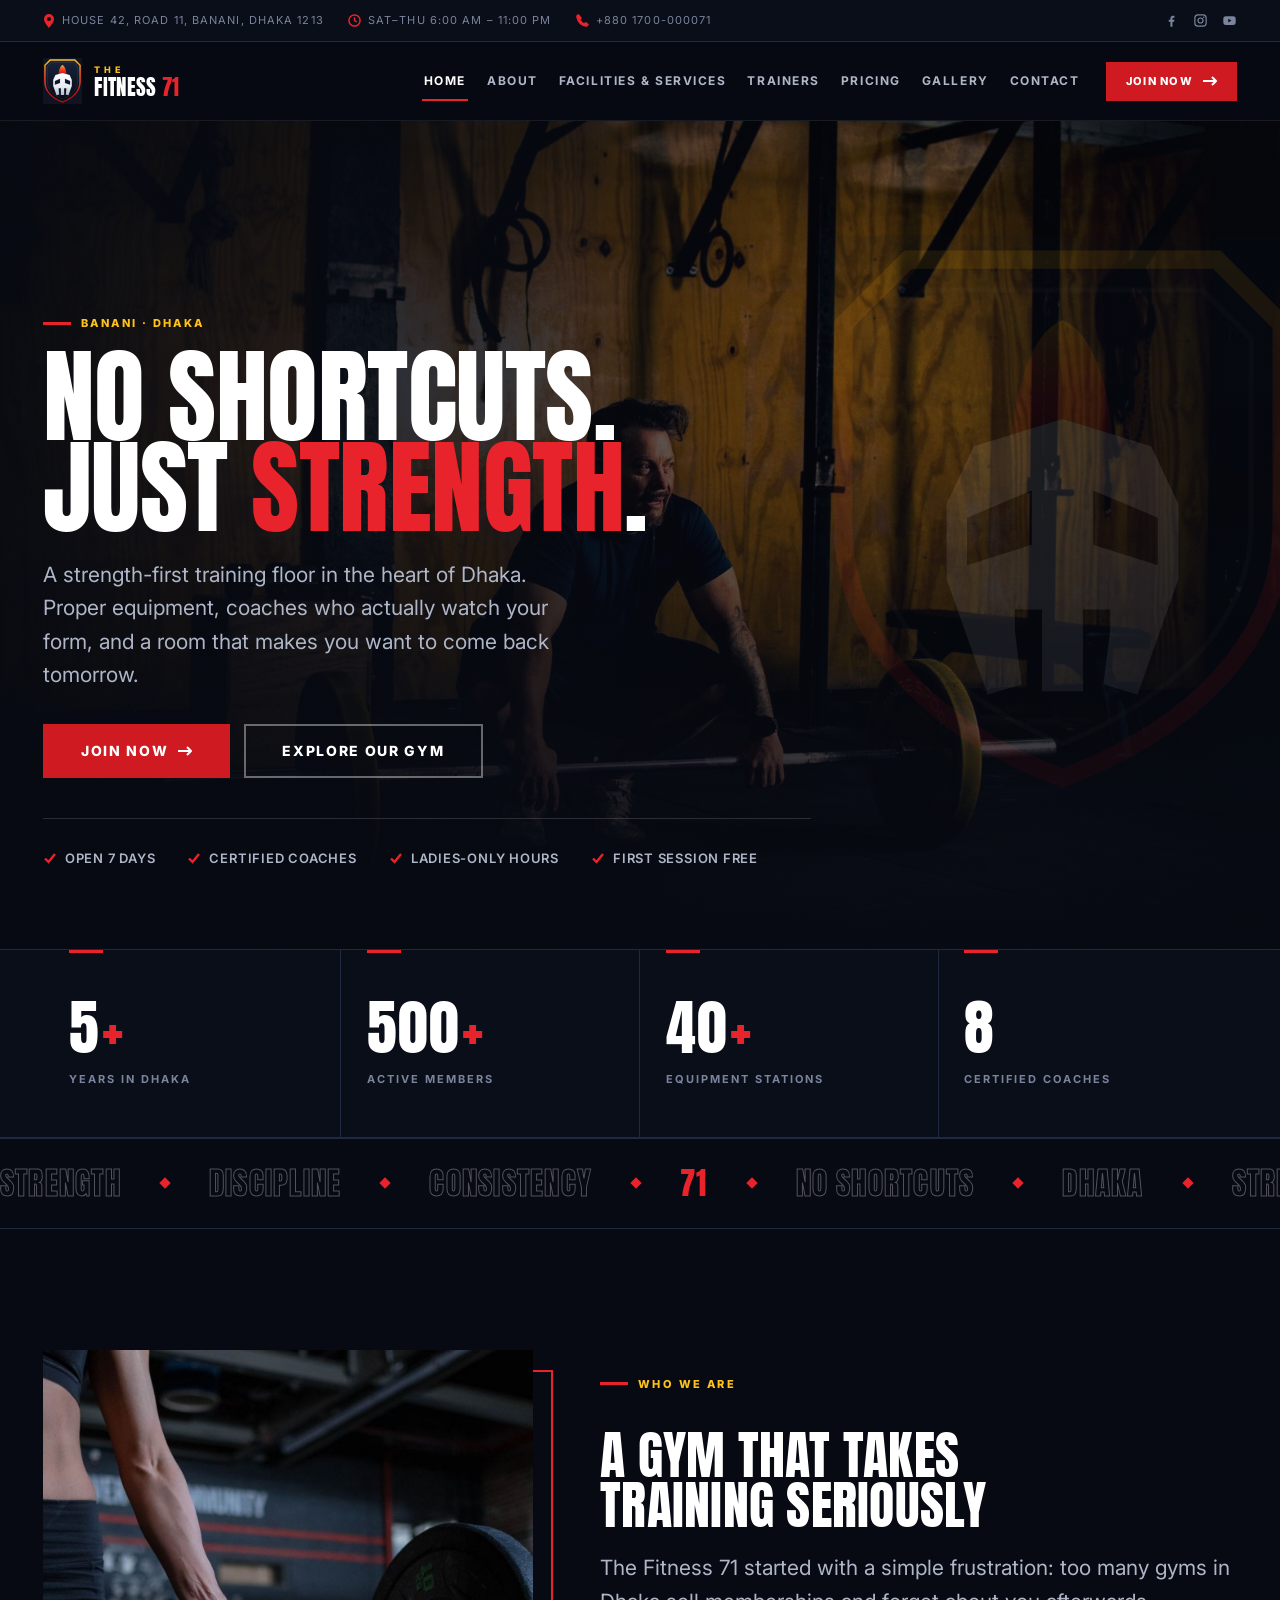
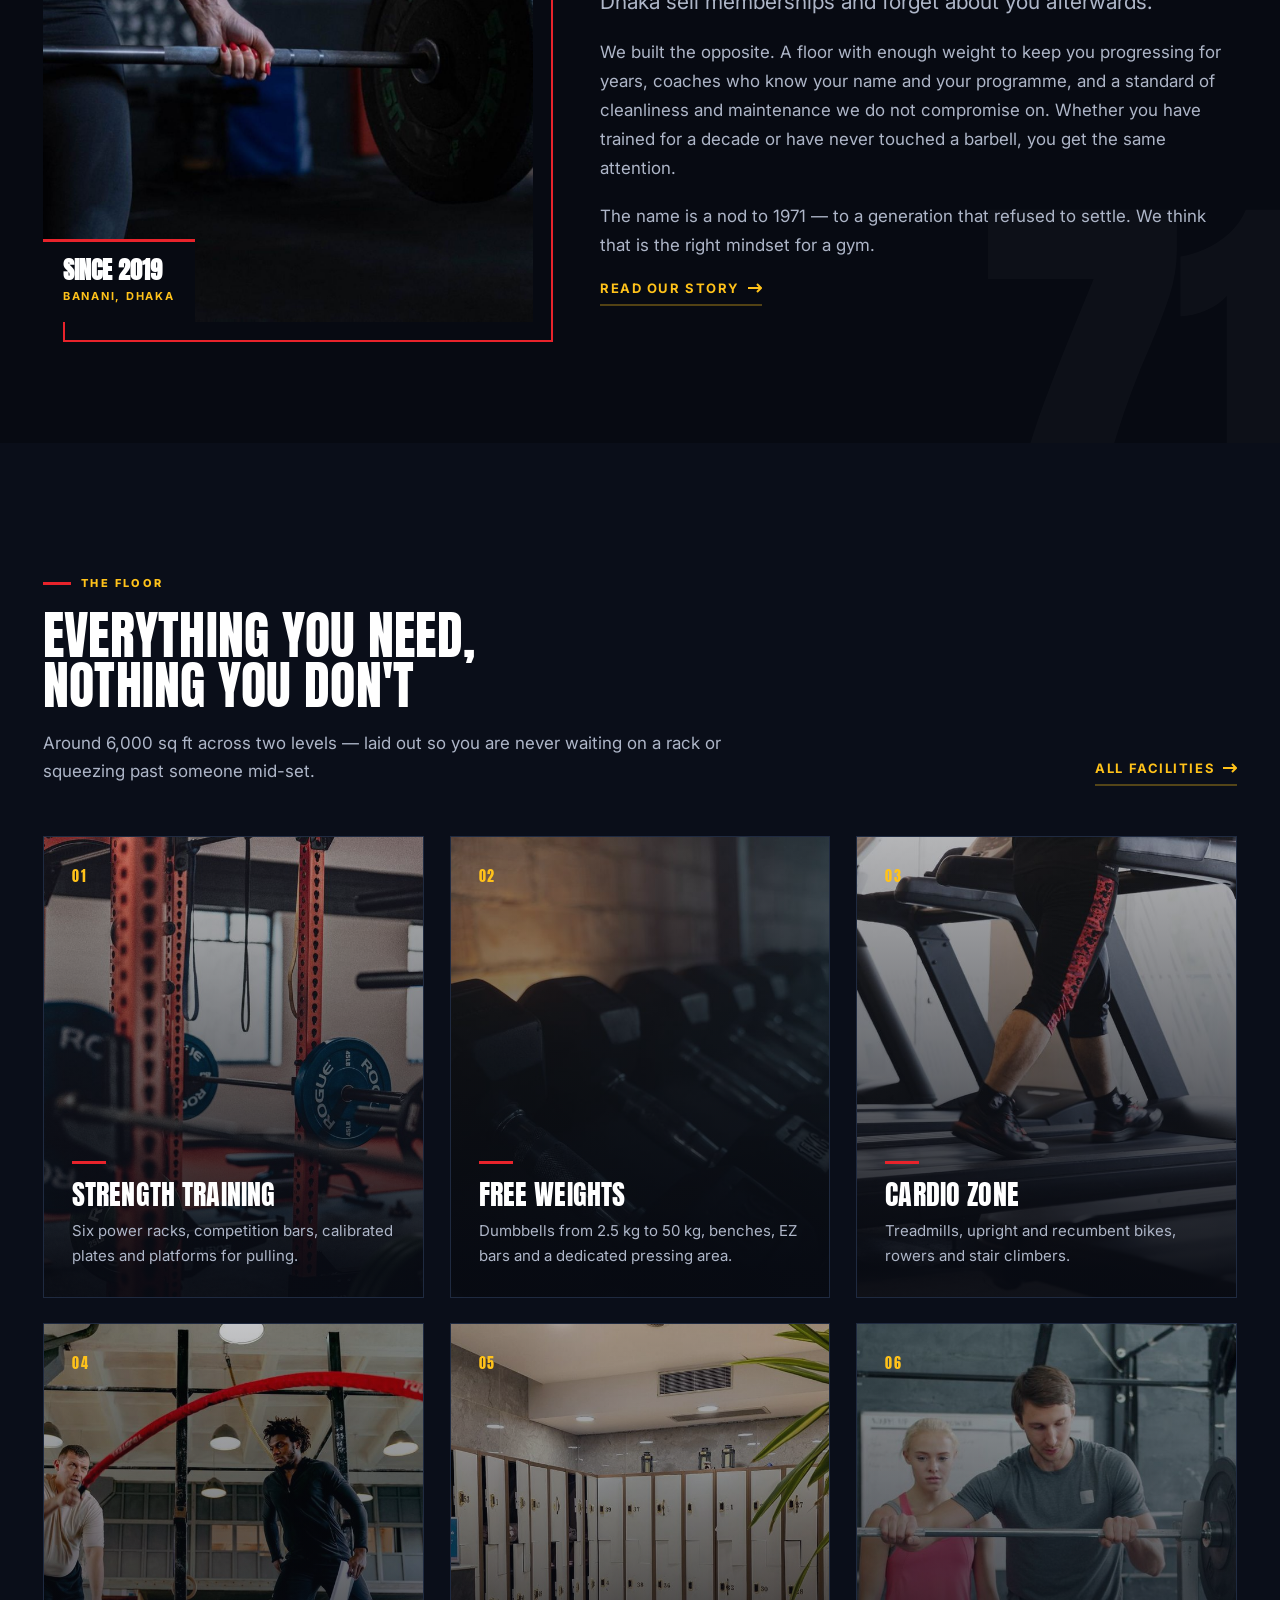
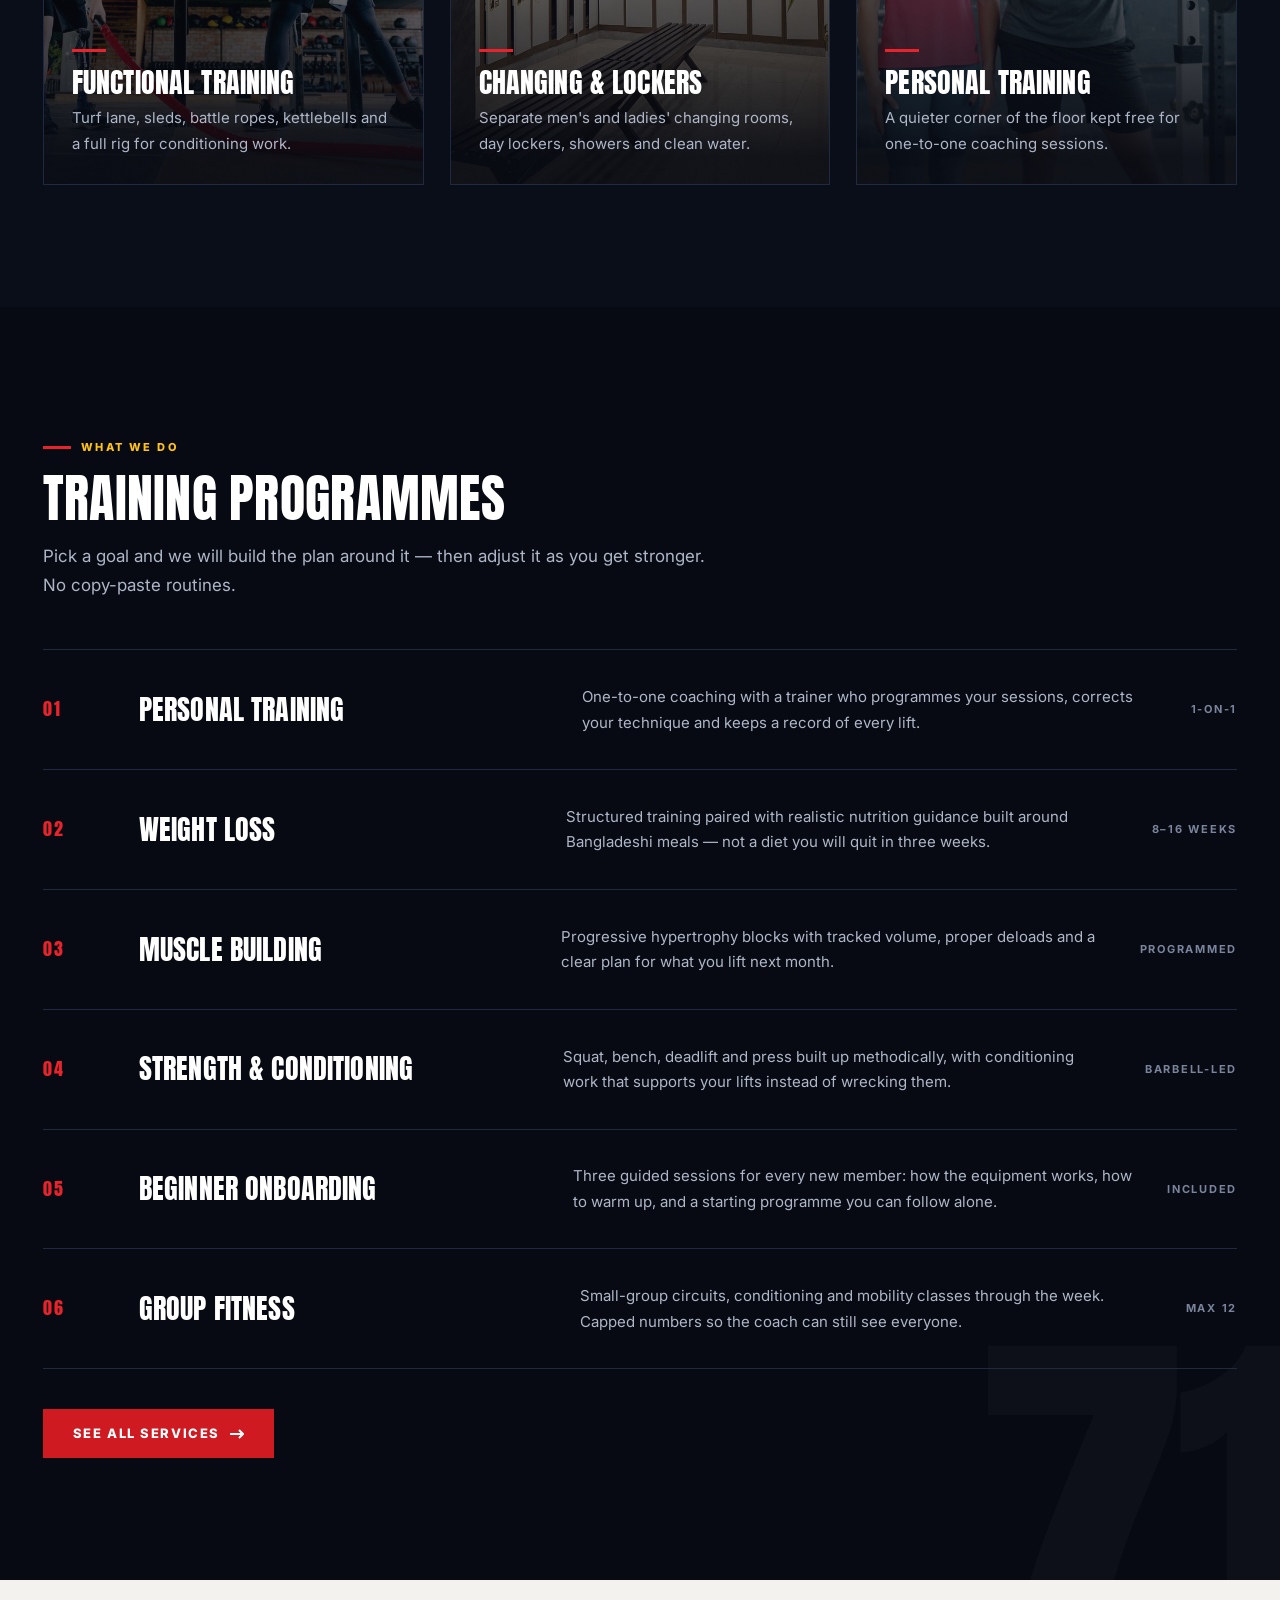
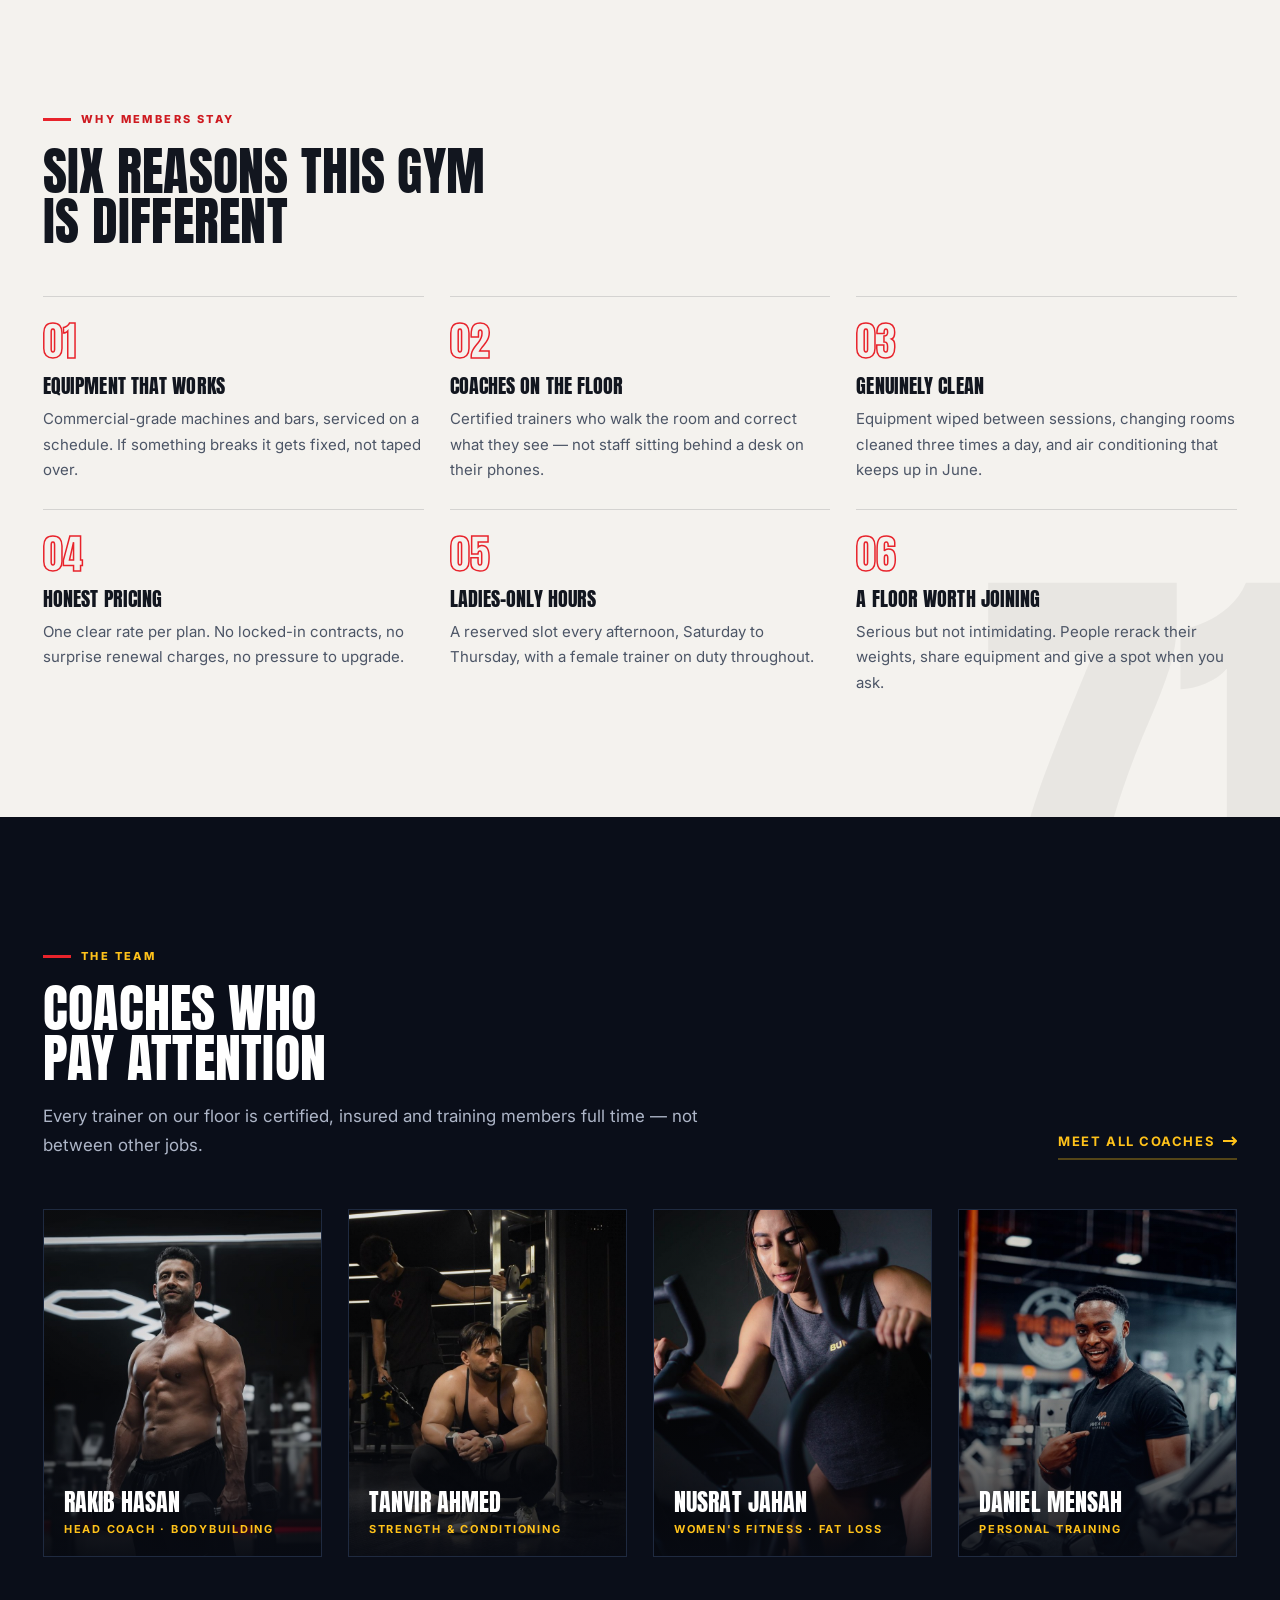
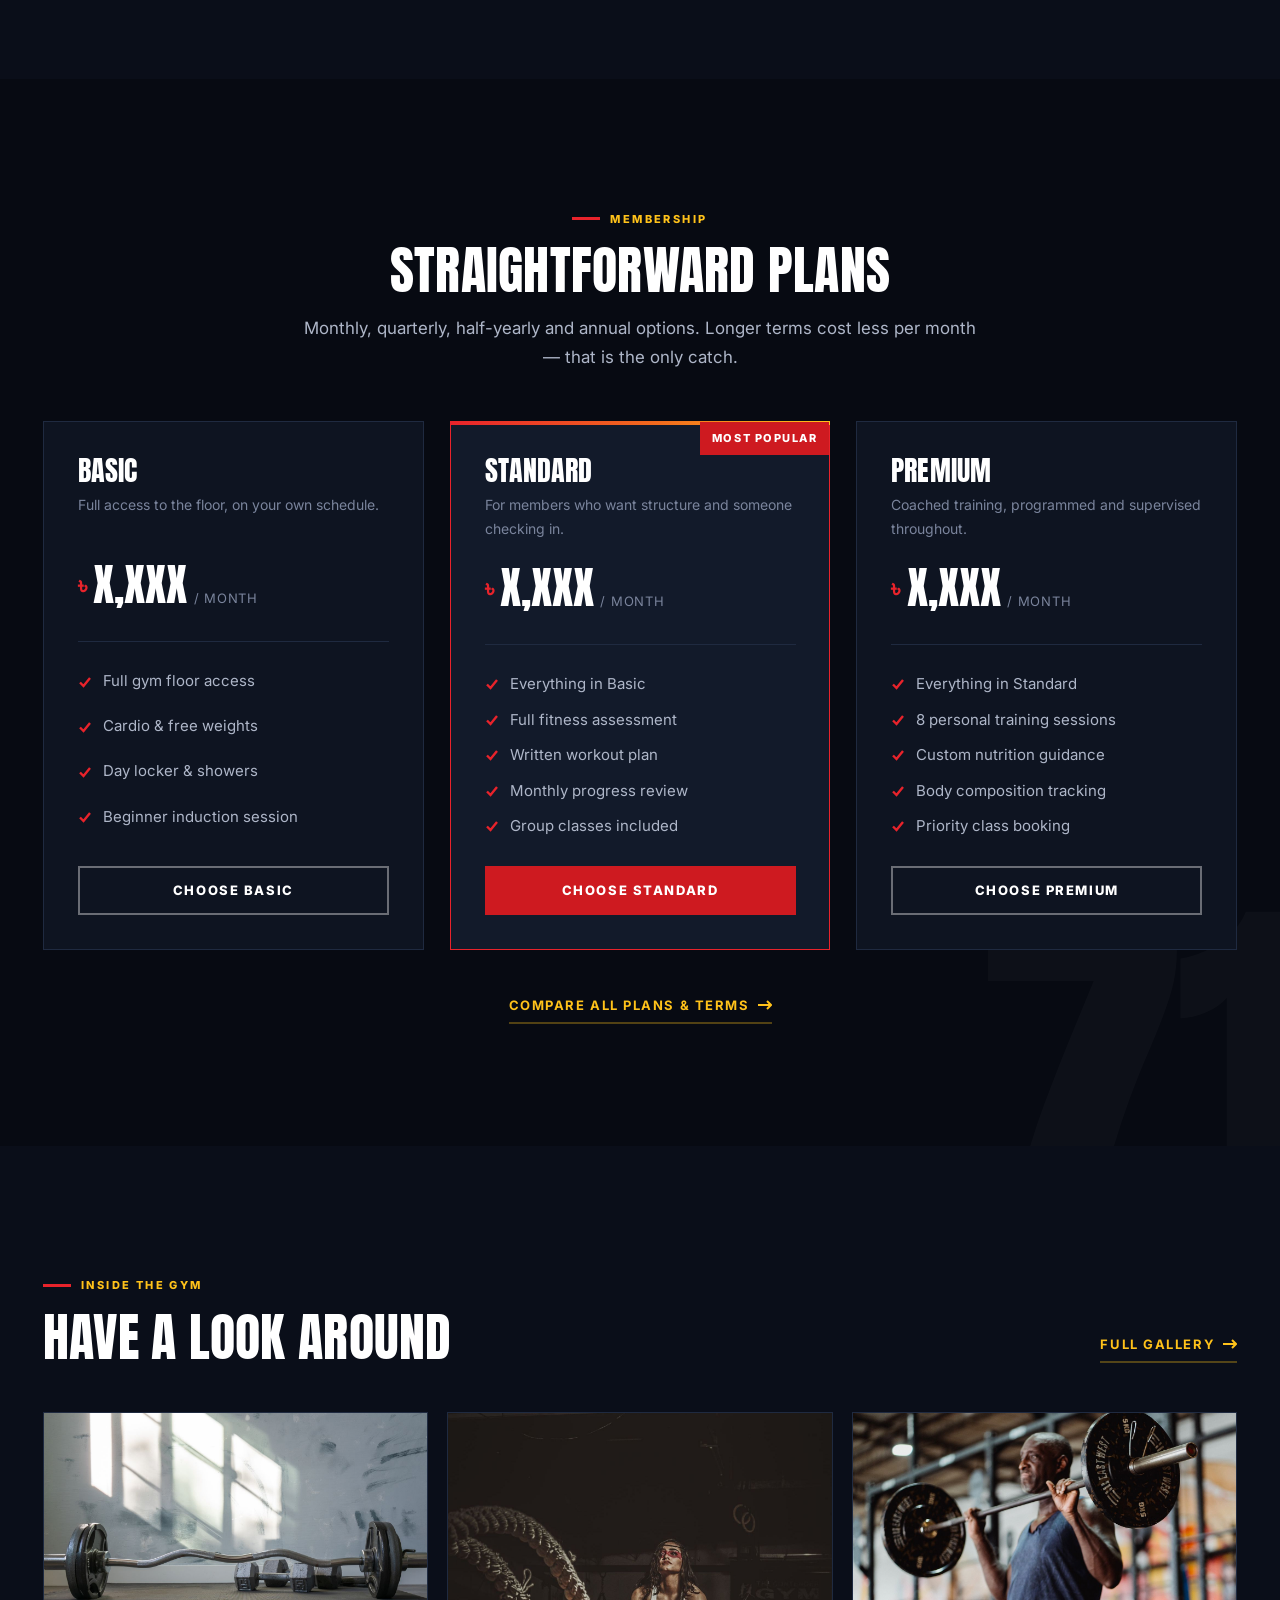
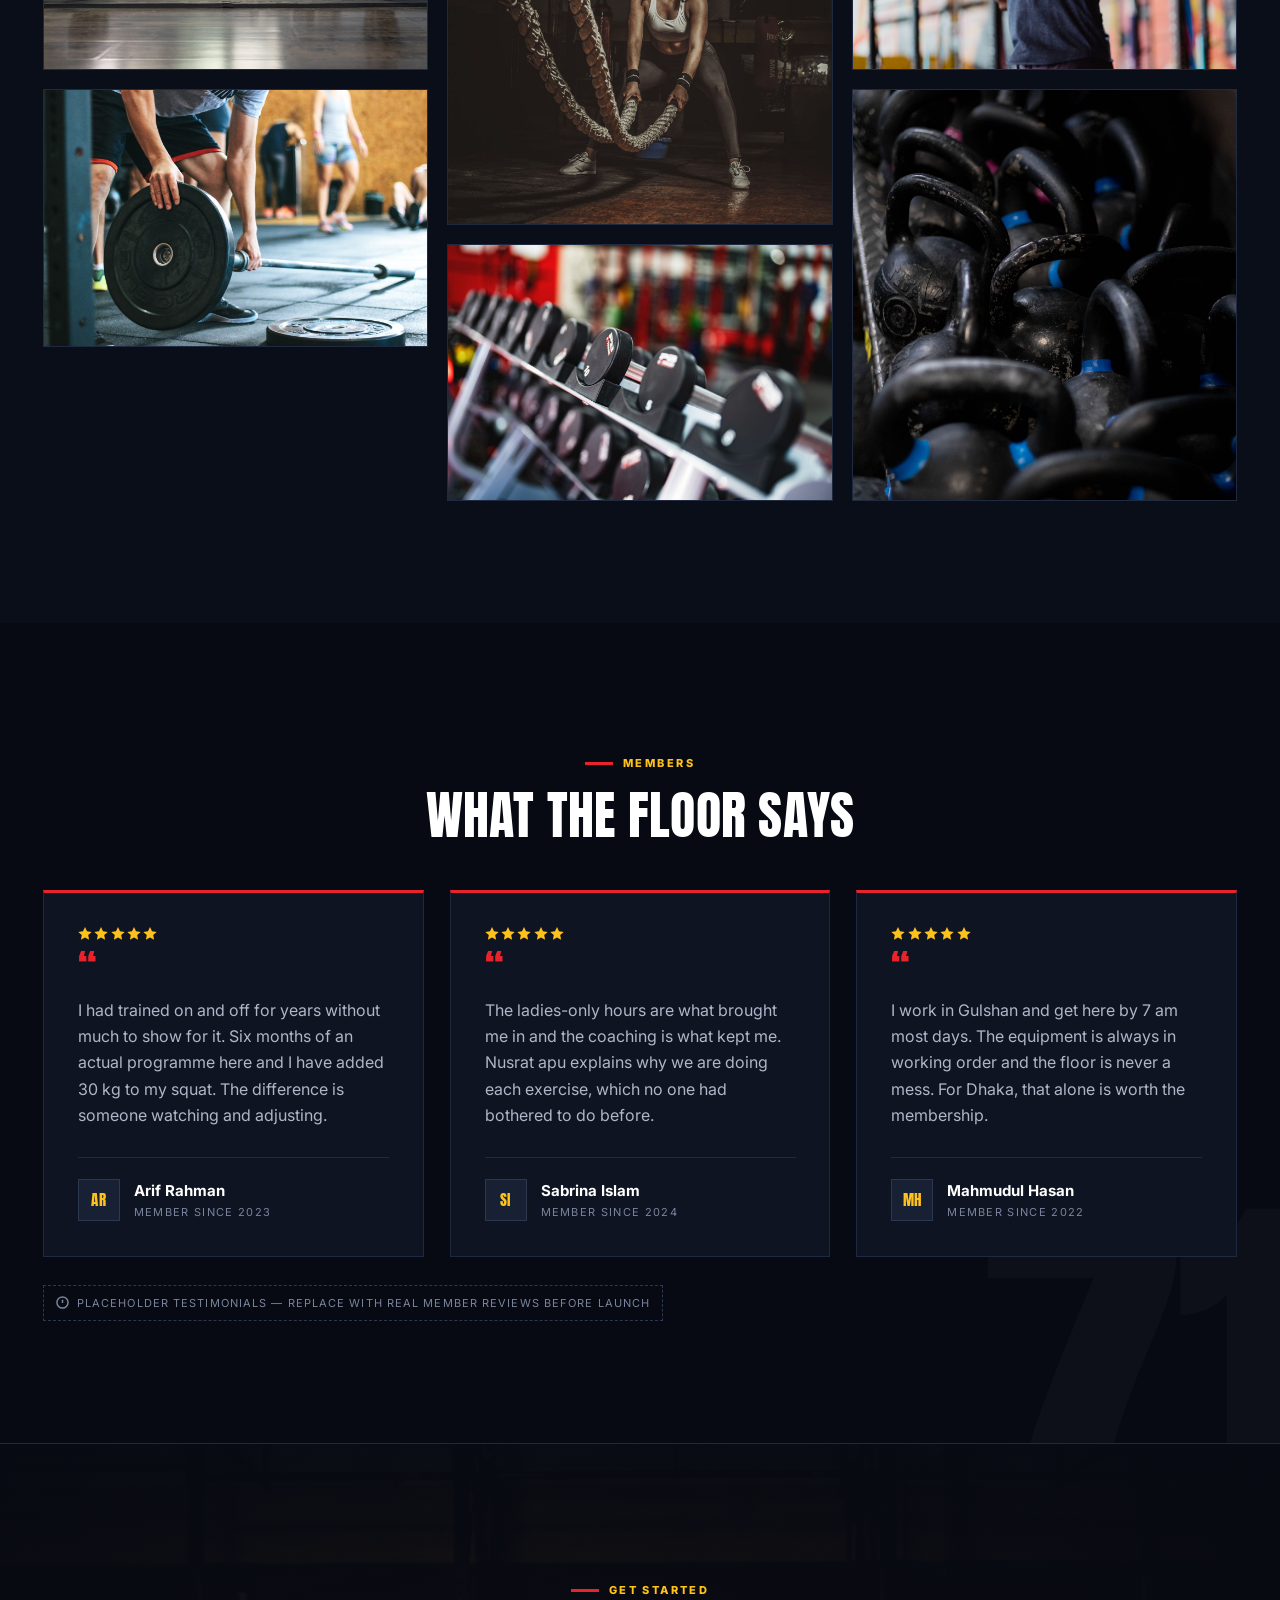
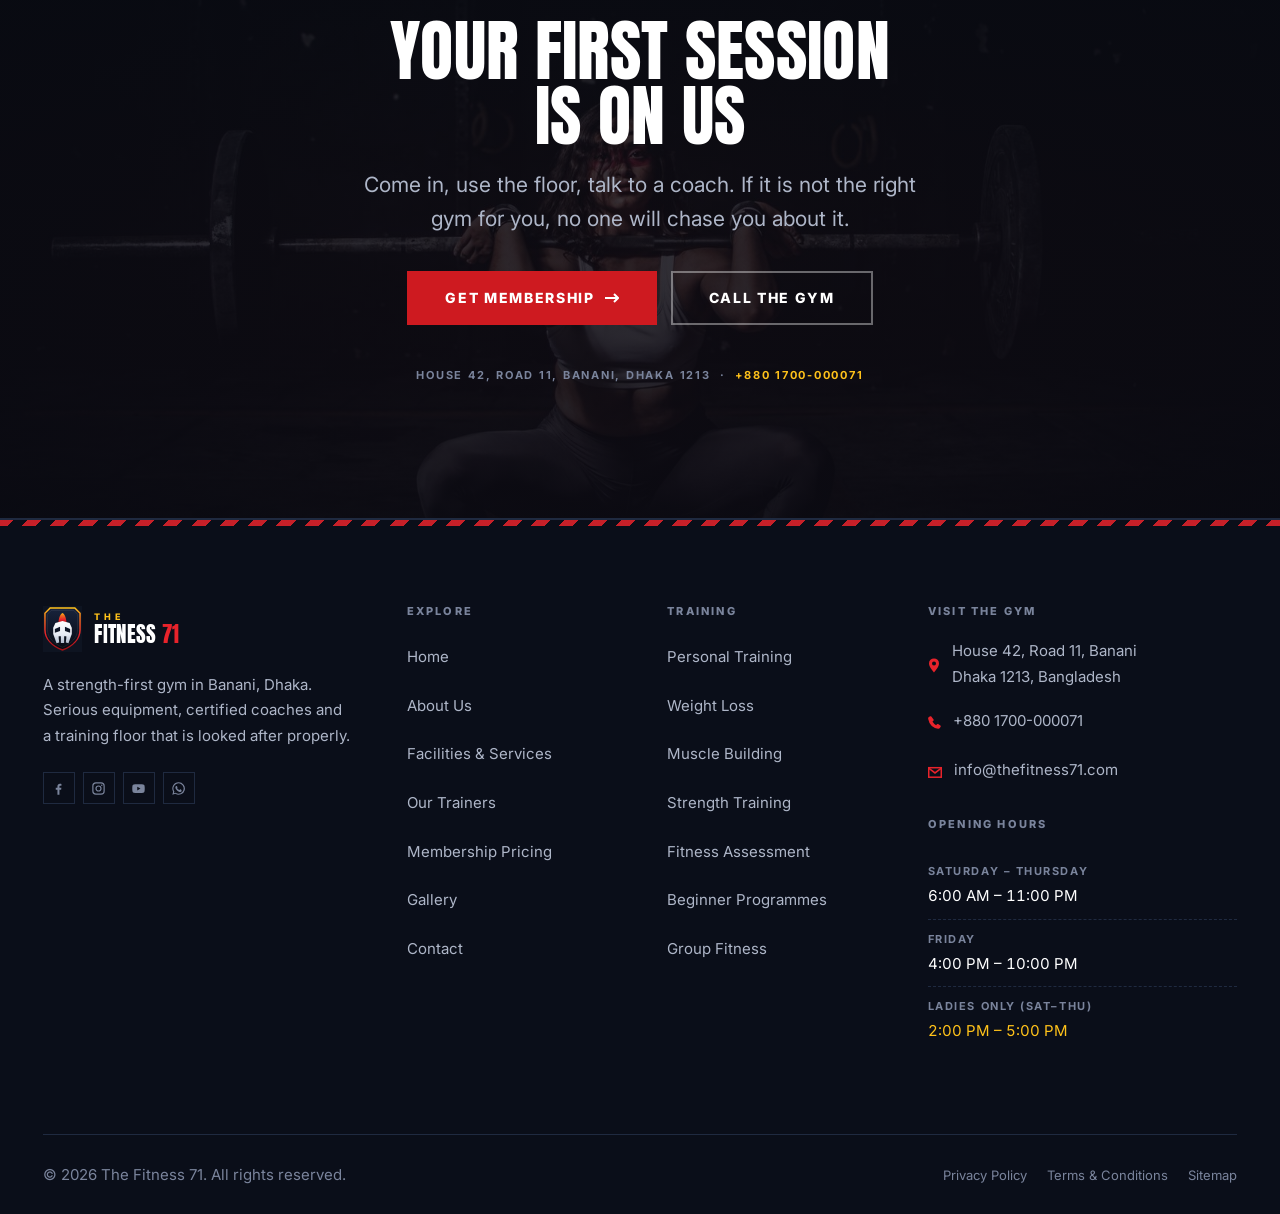
<file: index.html>
<!DOCTYPE html>
<html lang="en">
<head>
<meta charset="utf-8">
<meta name="viewport" content="width=device-width, initial-scale=1">
<title>The Fitness 71 — Gym &amp; Fitness Center in Banani, Dhaka</title>
<meta name="description" content="The Fitness 71 is a strength-first gym in Banani, Dhaka. Certified trainers, full free-weight and cardio floor, ladies-only hours and flexible membership plans. Book a free trial session.">
<link rel="canonical" href="https://www.thefitness71.com/">
<meta name="theme-color" content="#070A12">

<meta property="og:type" content="website">
<meta property="og:site_name" content="The Fitness 71">
<meta property="og:title" content="The Fitness 71 — Gym &amp; Fitness Center in Banani, Dhaka">
<meta property="og:description" content="A strength-first gym in Banani, Dhaka. Certified trainers, serious equipment, ladies-only hours. Book a free trial session.">
<meta property="og:url" content="https://www.thefitness71.com/">
<meta property="og:image" content="https://www.thefitness71.com/assets/img/hero-home.jpg">
<meta property="og:locale" content="en_GB">
<meta name="twitter:card" content="summary_large_image">

<link rel="icon" href="assets/img/favicon.svg" type="image/svg+xml">
<link rel="apple-touch-icon" href="assets/img/favicon.svg">
<link rel="manifest" href="site.webmanifest">

<link rel="preconnect" href="https://fonts.googleapis.com">
<link rel="preconnect" href="https://fonts.gstatic.com" crossorigin>
<link rel="preload" as="image" href="assets/img/hero-home.jpg" fetchpriority="high">
<link href="https://fonts.googleapis.com/css2?family=Anton&family=Inter:wght@400;500;600;700;800&display=swap" rel="stylesheet">
<link rel="stylesheet" href="assets/css/style.css">
<script>document.documentElement.className += " js";</script>


<script type="application/ld+json">
{
  "@context": "https://schema.org",
  "@type": "HealthAndBeautyBusiness",
  "additionalType": "https://schema.org/ExerciseGym",
  "@id": "https://www.thefitness71.com/#gym",
  "name": "The Fitness 71",
  "description": "Strength-first gym and fitness center in Banani, Dhaka offering personal training, weight loss programmes, muscle building and group fitness.",
  "url": "https://www.thefitness71.com/",
  "logo": "https://www.thefitness71.com/assets/img/logo-mark.svg",
  "image": "https://www.thefitness71.com/assets/img/hero-home.jpg",
  "telephone": "+8801700000071",
  "email": "info@thefitness71.com",
  "priceRange": "৳৳",
  "currenciesAccepted": "BDT",
  "address": {
    "@type": "PostalAddress",
    "streetAddress": "House 42, Road 11, Banani",
    "addressLocality": "Dhaka",
    "postalCode": "1213",
    "addressCountry": "BD"
  },
  "geo": { "@type": "GeoCoordinates", "latitude": 23.7936, "longitude": 90.4043 },
  "areaServed": [
    { "@type": "City", "name": "Dhaka" },
    { "@type": "Place", "name": "Banani" },
    { "@type": "Place", "name": "Gulshan" },
    { "@type": "Place", "name": "Mohakhali" }
  ],
  "openingHoursSpecification": [
    { "@type": "OpeningHoursSpecification",
      "dayOfWeek": ["Saturday","Sunday","Monday","Tuesday","Wednesday","Thursday"],
      "opens": "06:00", "closes": "23:00" },
    { "@type": "OpeningHoursSpecification",
      "dayOfWeek": "Friday", "opens": "16:00", "closes": "22:00" }
  ],
  "sameAs": [
    "https://www.facebook.com/thefitness71",
    "https://www.instagram.com/thefitness71",
    "https://www.youtube.com/@thefitness71"
  ]
}
</script>
</head>
<body>
<a class="skip-link" href="#main">Skip to content</a>

<!-- ══════════════════════════════ TOP BAR ══════════════════════════════ -->
<div class="topbar">
  <div class="container topbar__inner">
    <div class="topbar__items">
      <span><svg width="12" height="14" viewBox="0 0 12 14" fill="currentColor" aria-hidden="true"><path d="M6 0a5 5 0 00-5 5c0 3.6 5 9 5 9s5-5.4 5-9a5 5 0 00-5-5zm0 7a2 2 0 110-4 2 2 0 010 4z"/></svg> House 42, Road 11, Banani, Dhaka 1213</span>
      <span><svg width="13" height="13" viewBox="0 0 14 14" fill="none" stroke="currentColor" stroke-width="1.6" aria-hidden="true"><circle cx="7" cy="7" r="6"/><path d="M7 3.6V7l2.4 1.6"/></svg> Sat–Thu 6:00 AM – 11:00 PM</span>
      <span><svg width="13" height="13" viewBox="0 0 14 14" fill="currentColor" aria-hidden="true"><path d="M3.6.7a1 1 0 00-1.3-.3L1 1.2C.3 1.6 0 2.4.2 3.2a13.4 13.4 0 0010.6 10.6c.8.2 1.6-.1 2-.8l.8-1.3a1 1 0 00-.3-1.3l-2.4-1.6a1 1 0 00-1.3.2l-.8 1a10.6 10.6 0 01-4-4l1-.8a1 1 0 00.2-1.3L3.6.7z"/></svg> <a href="tel:+8801700000071">+880 1700-000071</a></span>
    </div>
    <div class="topbar__socials">
      <a href="https://www.facebook.com/thefitness71" aria-label="The Fitness 71 on Facebook" rel="noopener"><svg width="15" height="15" viewBox="0 0 24 24" fill="currentColor" aria-hidden="true"><path d="M13.5 22v-8h2.7l.4-3.1h-3.1V8.9c0-.9.25-1.5 1.55-1.5H16.7V4.6c-.29-.04-1.27-.12-2.4-.12-2.38 0-4 1.45-4 4.11v2.3H7.6V14h2.7v8h3.2z"/></svg></a>
      <a href="https://www.instagram.com/thefitness71" aria-label="The Fitness 71 on Instagram" rel="noopener"><svg width="15" height="15" viewBox="0 0 24 24" fill="none" stroke="currentColor" stroke-width="1.9" aria-hidden="true"><rect x="3" y="3" width="18" height="18" rx="5"/><circle cx="12" cy="12" r="4"/><circle cx="17.2" cy="6.8" r="1.2" fill="currentColor" stroke="none"/></svg></a>
      <a href="https://www.youtube.com/@thefitness71" aria-label="The Fitness 71 on YouTube" rel="noopener"><svg width="15" height="15" viewBox="0 0 24 24" fill="currentColor" aria-hidden="true"><path d="M21.6 7.2a2.5 2.5 0 00-1.8-1.8C18.2 5 12 5 12 5s-6.2 0-7.8.4A2.5 2.5 0 002.4 7.2 26 26 0 002 12a26 26 0 00.4 4.8 2.5 2.5 0 001.8 1.8C5.8 19 12 19 12 19s6.2 0 7.8-.4a2.5 2.5 0 001.8-1.8A26 26 0 0022 12a26 26 0 00-.4-4.8zM10 15V9l5.2 3-5.2 3z"/></svg></a>
    </div>
  </div>
</div>

<!-- ══════════════════════════════ HEADER ══════════════════════════════ -->
<header class="site-header">
  <div class="container site-header__inner">
    <a class="brand" href="index.html" aria-label="The Fitness 71 — home">
      <img class="brand__mark" src="assets/img/logo-mark.svg" alt="" width="120" height="140" decoding="async">
      <span class="brand__word">
        <span class="brand__the">The</span>
        <span class="brand__name">Fitness <b>71</b></span>
      </span>
    </a>

    <nav class="nav" id="site-nav" aria-label="Main">
      <ul class="nav__list">
        <li class="nav__item"><a class="nav__link" href="index.html" aria-current="page">Home</a></li>
        <li class="nav__item"><a class="nav__link" href="about.html">About</a></li>
        <li class="nav__item"><a class="nav__link" href="facilities.html">Facilities &amp; Services</a></li>
        <li class="nav__item"><a class="nav__link" href="trainers.html">Trainers</a></li>
        <li class="nav__item"><a class="nav__link" href="pricing.html">Pricing</a></li>
        <li class="nav__item"><a class="nav__link" href="gallery.html">Gallery</a></li>
        <li class="nav__item"><a class="nav__link" href="contact.html">Contact</a></li>
      </ul>
      <a class="btn btn--block nav__cta" href="contact.html">Join Now</a>
      <div class="nav__meta">
        <a href="tel:+8801700000071">+880 1700-000071</a>
        <a href="mailto:info@thefitness71.com">info@thefitness71.com</a>
        <span>House 42, Road 11, Banani, Dhaka 1213</span>
      </div>
    </nav>

    <a class="btn btn--sm header__cta" href="contact.html">Join Now
      <svg class="arw" width="14" height="10" viewBox="0 0 14 10" fill="none" aria-hidden="true"><path d="M9 1l4 4-4 4M13 5H0" stroke="currentColor" stroke-width="2"/></svg>
    </a>

    <button class="nav-toggle" type="button" aria-expanded="false" aria-controls="site-nav" aria-label="Open menu">
      <span class="nav-toggle__bars"><span></span><span></span><span></span></span>
    </button>
  </div>
</header>
<div class="nav-scrim"></div>

<main id="main">

  <!-- ═══════════════════════════════ HERO ═══════════════════════════════ -->
  <section class="hero">
    <div class="hero__bg">
      <img src="assets/img/hero-home.jpg" alt="Lifter setting up for a deadlift on the training floor at The Fitness 71 in Banani, Dhaka" width="1920" height="1080" fetchpriority="high" decoding="async">
    </div>
    <div class="hero__scrim"></div>
    <img class="hero__crest" src="assets/img/logo-mark.svg" alt="" aria-hidden="true" width="120" height="140" decoding="async">

    <div class="container">
      <div class="hero__content">
        <p class="eyebrow">Banani &middot; Dhaka</p>
        <h1 class="hero__title">
          <span>No shortcuts.</span>
          <span>Just <span class="hl">strength</span>.</span>
        </h1>
        <p class="lede hero__text">
          A strength-first training floor in the heart of Dhaka. Proper equipment,
          coaches who actually watch your form, and a room that makes you want to
          come back tomorrow.
        </p>
        <div class="btn-row">
          <a class="btn btn--lg" href="contact.html">Join Now
            <svg class="arw" width="14" height="10" viewBox="0 0 14 10" fill="none" aria-hidden="true"><path d="M9 1l4 4-4 4M13 5H0" stroke="currentColor" stroke-width="2"/></svg>
          </a>
          <a class="btn btn--lg btn--ghost" href="facilities.html">Explore Our Gym</a>
        </div>
        <ul class="hero__marks">
          <li><svg width="14" height="14" viewBox="0 0 14 14" fill="none" aria-hidden="true"><path d="M2 7.5l3.5 3.5L12 3" stroke="currentColor" stroke-width="2.4"/></svg> Open 7 days</li>
          <li><svg width="14" height="14" viewBox="0 0 14 14" fill="none" aria-hidden="true"><path d="M2 7.5l3.5 3.5L12 3" stroke="currentColor" stroke-width="2.4"/></svg> Certified coaches</li>
          <li><svg width="14" height="14" viewBox="0 0 14 14" fill="none" aria-hidden="true"><path d="M2 7.5l3.5 3.5L12 3" stroke="currentColor" stroke-width="2.4"/></svg> Ladies-only hours</li>
          <li><svg width="14" height="14" viewBox="0 0 14 14" fill="none" aria-hidden="true"><path d="M2 7.5l3.5 3.5L12 3" stroke="currentColor" stroke-width="2.4"/></svg> First session free</li>
        </ul>
      </div>
    </div>
  </section>

  <!-- ═══════════════════════════ STAT STRIP ═════════════════════════════ -->
  <!-- EDIT: replace the data-count values and labels with real numbers. -->
  <section class="stat-strip" aria-label="The Fitness 71 in numbers">
    <div class="container stat-strip__inner">
      <div class="stat">
        <p class="stat__num tnum" data-suffix="+"><span data-count="5">5</span></p>
        <p class="stat__label">Years in Dhaka</p>
      </div>
      <div class="stat">
        <p class="stat__num tnum" data-suffix="+"><span data-count="500">500</span></p>
        <p class="stat__label">Active members</p>
      </div>
      <div class="stat">
        <p class="stat__num tnum" data-suffix="+"><span data-count="40">40</span></p>
        <p class="stat__label">Equipment stations</p>
      </div>
      <div class="stat">
        <p class="stat__num tnum" data-suffix=""><span data-count="8">8</span></p>
        <p class="stat__label">Certified coaches</p>
      </div>
    </div>
  </section>

  <!-- ════════════════════════════ MARQUEE ═══════════════════════════════ -->
  <div class="marquee" aria-hidden="true">
    <div class="marquee__track">
      <span>Strength</span><span>Discipline</span><span>Consistency</span><span><em>71</em></span><span>No Shortcuts</span><span>Dhaka</span>
      <span>Strength</span><span>Discipline</span><span>Consistency</span><span><em>71</em></span><span>No Shortcuts</span><span>Dhaka</span>
    </div>
  </div>

  <!-- ════════════════════════════ ABOUT ═════════════════════════════════ -->
  <section class="section watermark">
    <div class="container">
      <div class="split split--40-60">
        <div class="media-frame" data-reveal>
          <img src="assets/img/about-intro.jpg" alt="Close-up of a lifter's grip on a loaded barbell during a training set" width="1200" height="1400" loading="lazy" decoding="async">
          <div class="media-frame__tag">
            <strong>Since 2019</strong>
            <span>Banani, Dhaka</span>
          </div>
        </div>

        <div class="stack" data-reveal>
          <p class="eyebrow">Who we are</p>
          <h2>A gym that takes<br>training seriously</h2>
          <p class="lede">
            The Fitness 71 started with a simple frustration: too many gyms in Dhaka sell
            memberships and forget about you afterwards.
          </p>
          <p>
            We built the opposite. A floor with enough weight to keep you progressing for
            years, coaches who know your name and your programme, and a standard of
            cleanliness and maintenance we do not compromise on. Whether you have trained
            for a decade or have never touched a barbell, you get the same attention.
          </p>
          <p>
            The name is a nod to 1971 — to a generation that refused to settle. We think
            that is the right mindset for a gym.
          </p>
          <div class="btn-row" style="margin-top:.75rem">
            <a class="link-arrow" href="about.html">Read our story
              <svg class="arw" width="14" height="10" viewBox="0 0 14 10" fill="none" aria-hidden="true"><path d="M9 1l4 4-4 4M13 5H0" stroke="currentColor" stroke-width="2"/></svg>
            </a>
          </div>
        </div>
      </div>
    </div>
  </section>

  <!-- ══════════════════════════ FACILITIES ══════════════════════════════ -->
  <section class="section section--alt">
    <div class="container">
      <div class="head-row">
        <div class="section-head" data-reveal>
          <p class="eyebrow">The floor</p>
          <h2>Everything you need,<br>nothing you don't</h2>
          <p>
            Around 6,000 sq ft across two levels — laid out so you are never waiting on a
            rack or squeezing past someone mid-set.
          </p>
        </div>
        <a class="link-arrow" href="facilities.html" data-reveal>All facilities
          <svg class="arw" width="14" height="10" viewBox="0 0 14 10" fill="none" aria-hidden="true"><path d="M9 1l4 4-4 4M13 5H0" stroke="currentColor" stroke-width="2"/></svg>
        </a>
      </div>

      <div class="grid grid--3">
        <a class="tile tile--tall" href="facilities.html#strength" data-reveal>
          <div class="tile__img"><img src="assets/img/fac-strength.jpg" alt="Row of red power racks loaded with Olympic plates in the strength training area" width="1100" height="800" loading="lazy" decoding="async"></div>
          <div class="tile__body">
            <span class="tile__idx">01</span>
            <div class="tile__rule"></div>
            <h3>Strength Training</h3>
            <p>Six power racks, competition bars, calibrated plates and platforms for pulling.</p>
          </div>
        </a>
        <a class="tile tile--tall" href="facilities.html#free-weights" data-reveal>
          <div class="tile__img"><img src="assets/img/fac-free-weights.jpg" alt="Dumbbell rack running the length of the free weights floor" width="1100" height="800" loading="lazy" decoding="async"></div>
          <div class="tile__body">
            <span class="tile__idx">02</span>
            <div class="tile__rule"></div>
            <h3>Free Weights</h3>
            <p>Dumbbells from 2.5 kg to 50 kg, benches, EZ bars and a dedicated pressing area.</p>
          </div>
        </a>
        <a class="tile tile--tall" href="facilities.html#cardio" data-reveal>
          <div class="tile__img"><img src="assets/img/fac-cardio.jpg" alt="Line of treadmills in the cardio zone" width="1100" height="800" loading="lazy" decoding="async"></div>
          <div class="tile__body">
            <span class="tile__idx">03</span>
            <div class="tile__rule"></div>
            <h3>Cardio Zone</h3>
            <p>Treadmills, upright and recumbent bikes, rowers and stair climbers.</p>
          </div>
        </a>
        <a class="tile tile--tall" href="facilities.html#functional" data-reveal>
          <div class="tile__img"><img src="assets/img/fac-functional.jpg" alt="Members training with battle ropes in the functional training area" width="1100" height="800" loading="lazy" decoding="async"></div>
          <div class="tile__body">
            <span class="tile__idx">04</span>
            <div class="tile__rule"></div>
            <h3>Functional Training</h3>
            <p>Turf lane, sleds, battle ropes, kettlebells and a full rig for conditioning work.</p>
          </div>
        </a>
        <a class="tile tile--tall" href="facilities.html#locker" data-reveal>
          <div class="tile__img"><img src="assets/img/fac-locker.jpg" alt="Clean changing room with lockers and benches" width="1100" height="800" loading="lazy" decoding="async"></div>
          <div class="tile__body">
            <span class="tile__idx">05</span>
            <div class="tile__rule"></div>
            <h3>Changing &amp; Lockers</h3>
            <p>Separate men's and ladies' changing rooms, day lockers, showers and clean water.</p>
          </div>
        </a>
        <a class="tile tile--tall" href="facilities.html#personal" data-reveal>
          <div class="tile__img"><img src="assets/img/fac-personal.jpg" alt="Trainer coaching a member through a barbell squat" width="1100" height="800" loading="lazy" decoding="async"></div>
          <div class="tile__body">
            <span class="tile__idx">06</span>
            <div class="tile__rule"></div>
            <h3>Personal Training</h3>
            <p>A quieter corner of the floor kept free for one-to-one coaching sessions.</p>
          </div>
        </a>
      </div>
    </div>
  </section>

  <!-- ═══════════════════════════ SERVICES ═══════════════════════════════ -->
  <section class="section watermark">
    <div class="container">
      <div class="section-head" data-reveal>
        <p class="eyebrow">What we do</p>
        <h2>Training programmes</h2>
        <p>
          Pick a goal and we will build the plan around it — then adjust it as you get
          stronger. No copy-paste routines.
        </p>
      </div>

      <div>
        <article class="svc" data-reveal>
          <span class="svc__no">01</span>
          <h3>Personal Training</h3>
          <p>One-to-one coaching with a trainer who programmes your sessions, corrects your technique and keeps a record of every lift.</p>
          <span class="svc__meta">1-on-1</span>
        </article>
        <article class="svc" data-reveal>
          <span class="svc__no">02</span>
          <h3>Weight Loss</h3>
          <p>Structured training paired with realistic nutrition guidance built around Bangladeshi meals — not a diet you will quit in three weeks.</p>
          <span class="svc__meta">8–16 weeks</span>
        </article>
        <article class="svc" data-reveal>
          <span class="svc__no">03</span>
          <h3>Muscle Building</h3>
          <p>Progressive hypertrophy blocks with tracked volume, proper deloads and a clear plan for what you lift next month.</p>
          <span class="svc__meta">Programmed</span>
        </article>
        <article class="svc" data-reveal>
          <span class="svc__no">04</span>
          <h3>Strength &amp; Conditioning</h3>
          <p>Squat, bench, deadlift and press built up methodically, with conditioning work that supports your lifts instead of wrecking them.</p>
          <span class="svc__meta">Barbell-led</span>
        </article>
        <article class="svc" data-reveal>
          <span class="svc__no">05</span>
          <h3>Beginner Onboarding</h3>
          <p>Three guided sessions for every new member: how the equipment works, how to warm up, and a starting programme you can follow alone.</p>
          <span class="svc__meta">Included</span>
        </article>
        <article class="svc" data-reveal>
          <span class="svc__no">06</span>
          <h3>Group Fitness</h3>
          <p>Small-group circuits, conditioning and mobility classes through the week. Capped numbers so the coach can still see everyone.</p>
          <span class="svc__meta">Max 12</span>
        </article>
      </div>

      <div class="btn-row" style="margin-top:2.5rem" data-reveal>
        <a class="btn" href="facilities.html">See all services
          <svg class="arw" width="14" height="10" viewBox="0 0 14 10" fill="none" aria-hidden="true"><path d="M9 1l4 4-4 4M13 5H0" stroke="currentColor" stroke-width="2"/></svg>
        </a>
      </div>
    </div>
  </section>

  <!-- ══════════════════════════ WHY CHOOSE US ═══════════════════════════ -->
  <section class="section section--light watermark">
    <div class="container">
      <div class="section-head" data-reveal>
        <p class="eyebrow">Why members stay</p>
        <h2>Six reasons this gym<br>is different</h2>
      </div>

      <div class="grid grid--3">
        <div class="feature feature--num" data-reveal>
          <span class="feature__no">01</span>
          <h3>Equipment that works</h3>
          <p>Commercial-grade machines and bars, serviced on a schedule. If something breaks it gets fixed, not taped over.</p>
        </div>
        <div class="feature feature--num" data-reveal>
          <span class="feature__no">02</span>
          <h3>Coaches on the floor</h3>
          <p>Certified trainers who walk the room and correct what they see — not staff sitting behind a desk on their phones.</p>
        </div>
        <div class="feature feature--num" data-reveal>
          <span class="feature__no">03</span>
          <h3>Genuinely clean</h3>
          <p>Equipment wiped between sessions, changing rooms cleaned three times a day, and air conditioning that keeps up in June.</p>
        </div>
        <div class="feature feature--num" data-reveal>
          <span class="feature__no">04</span>
          <h3>Honest pricing</h3>
          <p>One clear rate per plan. No locked-in contracts, no surprise renewal charges, no pressure to upgrade.</p>
        </div>
        <div class="feature feature--num" data-reveal>
          <span class="feature__no">05</span>
          <h3>Ladies-only hours</h3>
          <p>A reserved slot every afternoon, Saturday to Thursday, with a female trainer on duty throughout.</p>
        </div>
        <div class="feature feature--num" data-reveal>
          <span class="feature__no">06</span>
          <h3>A floor worth joining</h3>
          <p>Serious but not intimidating. People rerack their weights, share equipment and give a spot when you ask.</p>
        </div>
      </div>
    </div>
  </section>

  <!-- ═══════════════════════════ TRAINERS ═══════════════════════════════ -->
  <section class="section section--alt">
    <div class="container">
      <div class="head-row">
        <div class="section-head" data-reveal>
          <p class="eyebrow">The team</p>
          <h2>Coaches who<br>pay attention</h2>
          <p>Every trainer on our floor is certified, insured and training members full time — not between other jobs.</p>
        </div>
        <a class="link-arrow" href="trainers.html" data-reveal>Meet all coaches
          <svg class="arw" width="14" height="10" viewBox="0 0 14 10" fill="none" aria-hidden="true"><path d="M9 1l4 4-4 4M13 5H0" stroke="currentColor" stroke-width="2"/></svg>
        </a>
      </div>

      <div class="grid grid--4">
        <article class="trainer" data-reveal>
          <div class="trainer__img">
            <img src="assets/img/trainer-1.jpg" alt="Rakib Hasan, head coach at The Fitness 71" width="800" height="1000" loading="lazy" decoding="async">
            <div class="trainer__name">
              <h3>Rakib Hasan</h3>
              <p class="trainer__role">Head Coach · Bodybuilding</p>
            </div>
          </div>
        </article>
        <article class="trainer" data-reveal>
          <div class="trainer__img">
            <img src="assets/img/trainer-2.jpg" alt="Tanvir Ahmed, strength and conditioning coach" width="800" height="1000" loading="lazy" decoding="async">
            <div class="trainer__name">
              <h3>Tanvir Ahmed</h3>
              <p class="trainer__role">Strength &amp; Conditioning</p>
            </div>
          </div>
        </article>
        <article class="trainer" data-reveal>
          <div class="trainer__img">
            <img src="assets/img/trainer-4.jpg" alt="Nusrat Jahan, women's fitness and weight loss coach" width="800" height="1000" loading="lazy" decoding="async">
            <div class="trainer__name">
              <h3>Nusrat Jahan</h3>
              <p class="trainer__role">Women's Fitness · Fat Loss</p>
            </div>
          </div>
        </article>
        <article class="trainer" data-reveal>
          <div class="trainer__img">
            <img src="assets/img/trainer-3.jpg" alt="Daniel Mensah, personal trainer" width="800" height="1000" loading="lazy" decoding="async">
            <div class="trainer__name">
              <h3>Daniel Mensah</h3>
              <p class="trainer__role">Personal Training</p>
            </div>
          </div>
        </article>
      </div>
    </div>
  </section>

  <!-- ═══════════════════════════ PRICING ════════════════════════════════ -->
  <section class="section watermark">
    <div class="container">
      <div class="section-head section-head--center" data-reveal>
        <p class="eyebrow">Membership</p>
        <h2>Straightforward plans</h2>
        <p>Monthly, quarterly, half-yearly and annual options. Longer terms cost less per month — that is the only catch.</p>
      </div>

      <div class="grid grid--3">
        <!-- EDIT PRICES: change the data-price-* values. See README. -->
        <div class="plan" data-price-1="X,XXX" data-reveal>
          <h3 class="plan__name">Basic</h3>
          <p class="plan__for">Full access to the floor, on your own schedule.</p>
          <p class="plan__price">
            <span class="plan__cur">৳</span><span class="plan__amount">X,XXX</span>
            <span class="plan__per">/ month</span>
          </p>
          <p class="plan__note" hidden></p>
          <ul class="plan__list">
            <li><svg width="14" height="14" viewBox="0 0 14 14" fill="none" aria-hidden="true"><path d="M2 7.5l3.5 3.5L12 3" stroke="currentColor" stroke-width="2.4"/></svg> Full gym floor access</li>
            <li><svg width="14" height="14" viewBox="0 0 14 14" fill="none" aria-hidden="true"><path d="M2 7.5l3.5 3.5L12 3" stroke="currentColor" stroke-width="2.4"/></svg> Cardio &amp; free weights</li>
            <li><svg width="14" height="14" viewBox="0 0 14 14" fill="none" aria-hidden="true"><path d="M2 7.5l3.5 3.5L12 3" stroke="currentColor" stroke-width="2.4"/></svg> Day locker &amp; showers</li>
            <li><svg width="14" height="14" viewBox="0 0 14 14" fill="none" aria-hidden="true"><path d="M2 7.5l3.5 3.5L12 3" stroke="currentColor" stroke-width="2.4"/></svg> Beginner induction session</li>
          </ul>
          <a class="btn btn--ghost btn--block" href="pricing.html">Choose Basic</a>
        </div>

        <div class="plan plan--featured" data-price-1="X,XXX" data-reveal>
          <span class="plan__tag">Most popular</span>
          <h3 class="plan__name">Standard</h3>
          <p class="plan__for">For members who want structure and someone checking in.</p>
          <p class="plan__price">
            <span class="plan__cur">৳</span><span class="plan__amount">X,XXX</span>
            <span class="plan__per">/ month</span>
          </p>
          <p class="plan__note" hidden></p>
          <ul class="plan__list">
            <li><svg width="14" height="14" viewBox="0 0 14 14" fill="none" aria-hidden="true"><path d="M2 7.5l3.5 3.5L12 3" stroke="currentColor" stroke-width="2.4"/></svg> Everything in Basic</li>
            <li><svg width="14" height="14" viewBox="0 0 14 14" fill="none" aria-hidden="true"><path d="M2 7.5l3.5 3.5L12 3" stroke="currentColor" stroke-width="2.4"/></svg> Full fitness assessment</li>
            <li><svg width="14" height="14" viewBox="0 0 14 14" fill="none" aria-hidden="true"><path d="M2 7.5l3.5 3.5L12 3" stroke="currentColor" stroke-width="2.4"/></svg> Written workout plan</li>
            <li><svg width="14" height="14" viewBox="0 0 14 14" fill="none" aria-hidden="true"><path d="M2 7.5l3.5 3.5L12 3" stroke="currentColor" stroke-width="2.4"/></svg> Monthly progress review</li>
            <li><svg width="14" height="14" viewBox="0 0 14 14" fill="none" aria-hidden="true"><path d="M2 7.5l3.5 3.5L12 3" stroke="currentColor" stroke-width="2.4"/></svg> Group classes included</li>
          </ul>
          <a class="btn btn--block" href="pricing.html">Choose Standard</a>
        </div>

        <div class="plan" data-price-1="X,XXX" data-reveal>
          <h3 class="plan__name">Premium</h3>
          <p class="plan__for">Coached training, programmed and supervised throughout.</p>
          <p class="plan__price">
            <span class="plan__cur">৳</span><span class="plan__amount">X,XXX</span>
            <span class="plan__per">/ month</span>
          </p>
          <p class="plan__note" hidden></p>
          <ul class="plan__list">
            <li><svg width="14" height="14" viewBox="0 0 14 14" fill="none" aria-hidden="true"><path d="M2 7.5l3.5 3.5L12 3" stroke="currentColor" stroke-width="2.4"/></svg> Everything in Standard</li>
            <li><svg width="14" height="14" viewBox="0 0 14 14" fill="none" aria-hidden="true"><path d="M2 7.5l3.5 3.5L12 3" stroke="currentColor" stroke-width="2.4"/></svg> 8 personal training sessions</li>
            <li><svg width="14" height="14" viewBox="0 0 14 14" fill="none" aria-hidden="true"><path d="M2 7.5l3.5 3.5L12 3" stroke="currentColor" stroke-width="2.4"/></svg> Custom nutrition guidance</li>
            <li><svg width="14" height="14" viewBox="0 0 14 14" fill="none" aria-hidden="true"><path d="M2 7.5l3.5 3.5L12 3" stroke="currentColor" stroke-width="2.4"/></svg> Body composition tracking</li>
            <li><svg width="14" height="14" viewBox="0 0 14 14" fill="none" aria-hidden="true"><path d="M2 7.5l3.5 3.5L12 3" stroke="currentColor" stroke-width="2.4"/></svg> Priority class booking</li>
          </ul>
          <a class="btn btn--ghost btn--block" href="pricing.html">Choose Premium</a>
        </div>
      </div>

      <div class="btn-row" style="margin-top:2.5rem;justify-content:center" data-reveal>
        <a class="link-arrow" href="pricing.html">Compare all plans &amp; terms
          <svg class="arw" width="14" height="10" viewBox="0 0 14 10" fill="none" aria-hidden="true"><path d="M9 1l4 4-4 4M13 5H0" stroke="currentColor" stroke-width="2"/></svg>
        </a>
      </div>
    </div>
  </section>

  <!-- ═══════════════════════════ GALLERY ════════════════════════════════ -->
  <section class="section section--alt">
    <div class="container">
      <div class="head-row">
        <div class="section-head" data-reveal>
          <p class="eyebrow">Inside the gym</p>
          <h2>Have a look around</h2>
        </div>
        <a class="link-arrow" href="gallery.html" data-reveal>Full gallery
          <svg class="arw" width="14" height="10" viewBox="0 0 14 10" fill="none" aria-hidden="true"><path d="M9 1l4 4-4 4M13 5H0" stroke="currentColor" stroke-width="2"/></svg>
        </a>
      </div>

      <div class="masonry" data-reveal>
        <a class="shot" href="gallery.html" style="cursor:pointer"><img src="assets/img/gal-01.jpg" alt="Loaded barbell resting on the gym floor" width="1400" height="934" loading="lazy" decoding="async"></a>
        <a class="shot" href="gallery.html"><img src="assets/img/gal-09.jpg" alt="Member loading plates onto a barbell" width="1400" height="933" loading="lazy" decoding="async"></a>
        <a class="shot" href="gallery.html"><img src="assets/img/gal-13.jpg" alt="Battle rope conditioning work in the functional area" width="1400" height="1500" loading="lazy" decoding="async"></a>
        <a class="shot" href="gallery.html"><img src="assets/img/gal-05.jpg" alt="Dumbbell rack along the free weights wall" width="1400" height="933" loading="lazy" decoding="async"></a>
        <a class="shot" href="gallery.html"><img src="assets/img/gal-07.jpg" alt="Overhead press with a barbell" width="1400" height="933" loading="lazy" decoding="async"></a>
        <a class="shot" href="gallery.html"><img src="assets/img/gal-11.jpg" alt="Kettlebells lined up in the conditioning zone" width="1400" height="1500" loading="lazy" decoding="async"></a>
      </div>
    </div>
  </section>

  <!-- ════════════════════════ TESTIMONIALS ══════════════════════════════ -->
  <section class="section watermark">
    <div class="container">
      <div class="section-head section-head--center" data-reveal>
        <p class="eyebrow">Members</p>
        <h2>What the floor says</h2>
      </div>

      <div class="grid grid--3">
        <div class="quote" data-reveal>
          <div class="quote__stars" aria-label="Rated 5 out of 5">
            <svg width="14" height="14" viewBox="0 0 14 14" fill="currentColor" aria-hidden="true"><path d="M7 0l2 4.3 4.7.6-3.5 3.2.9 4.6L7 10.5 2.9 12.7l.9-4.6L.3 4.9 5 4.3z"/></svg>
            <svg width="14" height="14" viewBox="0 0 14 14" fill="currentColor" aria-hidden="true"><path d="M7 0l2 4.3 4.7.6-3.5 3.2.9 4.6L7 10.5 2.9 12.7l.9-4.6L.3 4.9 5 4.3z"/></svg>
            <svg width="14" height="14" viewBox="0 0 14 14" fill="currentColor" aria-hidden="true"><path d="M7 0l2 4.3 4.7.6-3.5 3.2.9 4.6L7 10.5 2.9 12.7l.9-4.6L.3 4.9 5 4.3z"/></svg>
            <svg width="14" height="14" viewBox="0 0 14 14" fill="currentColor" aria-hidden="true"><path d="M7 0l2 4.3 4.7.6-3.5 3.2.9 4.6L7 10.5 2.9 12.7l.9-4.6L.3 4.9 5 4.3z"/></svg>
            <svg width="14" height="14" viewBox="0 0 14 14" fill="currentColor" aria-hidden="true"><path d="M7 0l2 4.3 4.7.6-3.5 3.2.9 4.6L7 10.5 2.9 12.7l.9-4.6L.3 4.9 5 4.3z"/></svg>
          </div>
          <p class="quote__mark">&ldquo;</p>
          <blockquote>I had trained on and off for years without much to show for it. Six months of an actual programme here and I have added 30 kg to my squat. The difference is someone watching and adjusting.</blockquote>
          <div class="quote__by">
            <span class="quote__avatar" aria-hidden="true">AR</span>
            <span class="quote__who"><strong>Arif Rahman</strong><span>Member since 2023</span></span>
          </div>
        </div>

        <div class="quote" data-reveal>
          <div class="quote__stars" aria-label="Rated 5 out of 5">
            <svg width="14" height="14" viewBox="0 0 14 14" fill="currentColor" aria-hidden="true"><path d="M7 0l2 4.3 4.7.6-3.5 3.2.9 4.6L7 10.5 2.9 12.7l.9-4.6L.3 4.9 5 4.3z"/></svg>
            <svg width="14" height="14" viewBox="0 0 14 14" fill="currentColor" aria-hidden="true"><path d="M7 0l2 4.3 4.7.6-3.5 3.2.9 4.6L7 10.5 2.9 12.7l.9-4.6L.3 4.9 5 4.3z"/></svg>
            <svg width="14" height="14" viewBox="0 0 14 14" fill="currentColor" aria-hidden="true"><path d="M7 0l2 4.3 4.7.6-3.5 3.2.9 4.6L7 10.5 2.9 12.7l.9-4.6L.3 4.9 5 4.3z"/></svg>
            <svg width="14" height="14" viewBox="0 0 14 14" fill="currentColor" aria-hidden="true"><path d="M7 0l2 4.3 4.7.6-3.5 3.2.9 4.6L7 10.5 2.9 12.7l.9-4.6L.3 4.9 5 4.3z"/></svg>
            <svg width="14" height="14" viewBox="0 0 14 14" fill="currentColor" aria-hidden="true"><path d="M7 0l2 4.3 4.7.6-3.5 3.2.9 4.6L7 10.5 2.9 12.7l.9-4.6L.3 4.9 5 4.3z"/></svg>
          </div>
          <p class="quote__mark">&ldquo;</p>
          <blockquote>The ladies-only hours are what brought me in and the coaching is what kept me. Nusrat apu explains why we are doing each exercise, which no one had bothered to do before.</blockquote>
          <div class="quote__by">
            <span class="quote__avatar" aria-hidden="true">SI</span>
            <span class="quote__who"><strong>Sabrina Islam</strong><span>Member since 2024</span></span>
          </div>
        </div>

        <div class="quote" data-reveal>
          <div class="quote__stars" aria-label="Rated 5 out of 5">
            <svg width="14" height="14" viewBox="0 0 14 14" fill="currentColor" aria-hidden="true"><path d="M7 0l2 4.3 4.7.6-3.5 3.2.9 4.6L7 10.5 2.9 12.7l.9-4.6L.3 4.9 5 4.3z"/></svg>
            <svg width="14" height="14" viewBox="0 0 14 14" fill="currentColor" aria-hidden="true"><path d="M7 0l2 4.3 4.7.6-3.5 3.2.9 4.6L7 10.5 2.9 12.7l.9-4.6L.3 4.9 5 4.3z"/></svg>
            <svg width="14" height="14" viewBox="0 0 14 14" fill="currentColor" aria-hidden="true"><path d="M7 0l2 4.3 4.7.6-3.5 3.2.9 4.6L7 10.5 2.9 12.7l.9-4.6L.3 4.9 5 4.3z"/></svg>
            <svg width="14" height="14" viewBox="0 0 14 14" fill="currentColor" aria-hidden="true"><path d="M7 0l2 4.3 4.7.6-3.5 3.2.9 4.6L7 10.5 2.9 12.7l.9-4.6L.3 4.9 5 4.3z"/></svg>
            <svg width="14" height="14" viewBox="0 0 14 14" fill="currentColor" aria-hidden="true"><path d="M7 0l2 4.3 4.7.6-3.5 3.2.9 4.6L7 10.5 2.9 12.7l.9-4.6L.3 4.9 5 4.3z"/></svg>
          </div>
          <p class="quote__mark">&ldquo;</p>
          <blockquote>I work in Gulshan and get here by 7 am most days. The equipment is always in working order and the floor is never a mess. For Dhaka, that alone is worth the membership.</blockquote>
          <div class="quote__by">
            <span class="quote__avatar" aria-hidden="true">MH</span>
            <span class="quote__who"><strong>Mahmudul Hasan</strong><span>Member since 2022</span></span>
          </div>
        </div>
      </div>

      <p class="placeholder-note">
        <svg width="13" height="13" viewBox="0 0 14 14" fill="none" stroke="currentColor" stroke-width="1.6" aria-hidden="true"><circle cx="7" cy="7" r="6"/><path d="M7 4v3.5M7 10h.01"/></svg>
        Placeholder testimonials — replace with real member reviews before launch
      </p>
    </div>
  </section>

  <!-- ══════════════════════════ FINAL CTA ═══════════════════════════════ -->
  <section class="cta-band">
    <div class="cta-band__bg">
      <img src="assets/img/cta-band.jpg" alt="" aria-hidden="true" width="1920" height="900" loading="lazy" decoding="async">
    </div>
    <div class="cta-band__scrim"></div>
    <div class="container">
      <p class="eyebrow" style="justify-content:center">Get started</p>
      <h2>Your first session<br>is on us</h2>
      <p class="lede">
        Come in, use the floor, talk to a coach. If it is not the right gym for you,
        no one will chase you about it.
      </p>
      <div class="btn-row">
        <a class="btn btn--lg" href="contact.html">Get Membership
          <svg class="arw" width="14" height="10" viewBox="0 0 14 10" fill="none" aria-hidden="true"><path d="M9 1l4 4-4 4M13 5H0" stroke="currentColor" stroke-width="2"/></svg>
        </a>
        <a class="btn btn--lg btn--ghost" href="tel:+8801700000071">Call the gym</a>
      </div>
      <p class="cta-band__meta">
        House 42, Road 11, Banani, Dhaka 1213 &nbsp;·&nbsp;
        <a href="tel:+8801700000071">+880 1700-000071</a>
      </p>
    </div>
  </section>

</main>

<!-- ══════════════════════════════ FOOTER ══════════════════════════════ -->
<footer class="site-footer">
  <div class="hazard"></div>
  <div class="container site-footer__top">
    <div>
      <a class="brand" href="index.html" aria-label="The Fitness 71 — home">
        <img class="brand__mark" src="assets/img/logo-mark.svg" alt="" width="120" height="140" loading="lazy" decoding="async">
        <span class="brand__word">
          <span class="brand__the">The</span>
          <span class="brand__name">Fitness <b>71</b></span>
        </span>
      </a>
      <p>
        A strength-first gym in Banani, Dhaka. Serious equipment, certified coaches
        and a training floor that is looked after properly.
      </p>
      <div class="site-footer__socials socials">
        <a href="https://www.facebook.com/thefitness71" aria-label="Facebook" rel="noopener"><svg width="15" height="15" viewBox="0 0 24 24" fill="currentColor" aria-hidden="true"><path d="M13.5 22v-8h2.7l.4-3.1h-3.1V8.9c0-.9.25-1.5 1.55-1.5H16.7V4.6c-.29-.04-1.27-.12-2.4-.12-2.38 0-4 1.45-4 4.11v2.3H7.6V14h2.7v8h3.2z"/></svg></a>
        <a href="https://www.instagram.com/thefitness71" aria-label="Instagram" rel="noopener"><svg width="15" height="15" viewBox="0 0 24 24" fill="none" stroke="currentColor" stroke-width="1.9" aria-hidden="true"><rect x="3" y="3" width="18" height="18" rx="5"/><circle cx="12" cy="12" r="4"/><circle cx="17.2" cy="6.8" r="1.2" fill="currentColor" stroke="none"/></svg></a>
        <a href="https://www.youtube.com/@thefitness71" aria-label="YouTube" rel="noopener"><svg width="15" height="15" viewBox="0 0 24 24" fill="currentColor" aria-hidden="true"><path d="M21.6 7.2a2.5 2.5 0 00-1.8-1.8C18.2 5 12 5 12 5s-6.2 0-7.8.4A2.5 2.5 0 002.4 7.2 26 26 0 002 12a26 26 0 00.4 4.8 2.5 2.5 0 001.8 1.8C5.8 19 12 19 12 19s6.2 0 7.8-.4a2.5 2.5 0 001.8-1.8A26 26 0 0022 12a26 26 0 00-.4-4.8zM10 15V9l5.2 3-5.2 3z"/></svg></a>
        <a href="https://wa.me/8801700000071" aria-label="WhatsApp" rel="noopener"><svg width="15" height="15" viewBox="0 0 24 24" fill="currentColor" aria-hidden="true"><path d="M12 2a10 10 0 00-8.6 15l-1.3 4.8 4.9-1.3A10 10 0 1012 2zm0 18.2a8.2 8.2 0 01-4.2-1.2l-.3-.2-2.9.8.8-2.8-.2-.3A8.2 8.2 0 1112 20.2zm4.5-6.1c-.2-.1-1.4-.7-1.7-.8-.2-.1-.4-.1-.5.1l-.7.9c-.1.2-.3.2-.5.1a6.7 6.7 0 01-3.3-2.9c-.1-.2 0-.4.1-.5l.4-.5c.1-.2.1-.3 0-.5l-.7-1.7c-.2-.4-.4-.4-.5-.4h-.5a1 1 0 00-.7.3 3 3 0 00-.9 2.2 5.2 5.2 0 001.1 2.8 11.8 11.8 0 004.5 4c2.1.8 2.1.5 2.5.5a2.6 2.6 0 001.7-1.2 2.1 2.1 0 00.1-1.2z"/></svg></a>
      </div>
    </div>

    <div>
      <h2>Explore</h2>
      <ul class="f-list">
        <li><a href="index.html">Home</a></li>
        <li><a href="about.html">About Us</a></li>
        <li><a href="facilities.html">Facilities &amp; Services</a></li>
        <li><a href="trainers.html">Our Trainers</a></li>
        <li><a href="pricing.html">Membership Pricing</a></li>
        <li><a href="gallery.html">Gallery</a></li>
        <li><a href="contact.html">Contact</a></li>
      </ul>
    </div>

    <div>
      <h2>Training</h2>
      <ul class="f-list">
        <li><a href="facilities.html#personal-training">Personal Training</a></li>
        <li><a href="facilities.html#weight-loss">Weight Loss</a></li>
        <li><a href="facilities.html#muscle-building">Muscle Building</a></li>
        <li><a href="facilities.html#strength">Strength Training</a></li>
        <li><a href="facilities.html#assessment">Fitness Assessment</a></li>
        <li><a href="facilities.html#beginner">Beginner Programmes</a></li>
        <li><a href="facilities.html#group">Group Fitness</a></li>
      </ul>
    </div>

    <div>
      <h2>Visit the gym</h2>
      <ul class="f-contact">
        <li>
          <svg width="12" height="14" viewBox="0 0 12 14" fill="currentColor" aria-hidden="true"><path d="M6 0a5 5 0 00-5 5c0 3.6 5 9 5 9s5-5.4 5-9a5 5 0 00-5-5zm0 7a2 2 0 110-4 2 2 0 010 4z"/></svg>
          <span>House 42, Road 11, Banani<br>Dhaka 1213, Bangladesh</span>
        </li>
        <li>
          <svg width="13" height="13" viewBox="0 0 14 14" fill="currentColor" aria-hidden="true"><path d="M3.6.7a1 1 0 00-1.3-.3L1 1.2C.3 1.6 0 2.4.2 3.2a13.4 13.4 0 0010.6 10.6c.8.2 1.6-.1 2-.8l.8-1.3a1 1 0 00-.3-1.3l-2.4-1.6a1 1 0 00-1.3.2l-.8 1a10.6 10.6 0 01-4-4l1-.8a1 1 0 00.2-1.3L3.6.7z"/></svg>
          <a href="tel:+8801700000071">+880 1700-000071</a>
        </li>
        <li>
          <svg width="14" height="11" viewBox="0 0 14 11" fill="none" stroke="currentColor" stroke-width="1.5" aria-hidden="true"><rect x=".75" y=".75" width="12.5" height="9.5"/><path d="M1 1.5l6 4.5 6-4.5"/></svg>
          <a href="mailto:info@thefitness71.com">info@thefitness71.com</a>
        </li>
      </ul>

      <h2 style="margin-top:2rem">Opening hours</h2>
      <ul class="hours">
        <li><span>Saturday – Thursday</span><span>6:00 AM – 11:00 PM</span></li>
        <li><span>Friday</span><span>4:00 PM – 10:00 PM</span></li>
        <li class="is-highlight"><span>Ladies only (Sat–Thu)</span><span>2:00 PM – 5:00 PM</span></li>
      </ul>
    </div>
  </div>

  <div class="container">
    <div class="site-footer__bar">
      <p>&copy; <span data-year>2026</span> The Fitness 71. All rights reserved.</p>
      <div class="site-footer__legal">
        <a href="privacy.html">Privacy Policy</a>
        <a href="terms.html">Terms &amp; Conditions</a>
        <a href="sitemap.xml">Sitemap</a>
      </div>
    </div>
  </div>
</footer>

<button class="to-top" type="button" aria-label="Back to top">
  <svg width="14" height="10" viewBox="0 0 14 10" fill="none" aria-hidden="true"><path d="M1 8l6-6 6 6" stroke="currentColor" stroke-width="2"/></svg>
</button>

<script src="assets/js/main.js" defer></script>
</body>
</html>
</file>
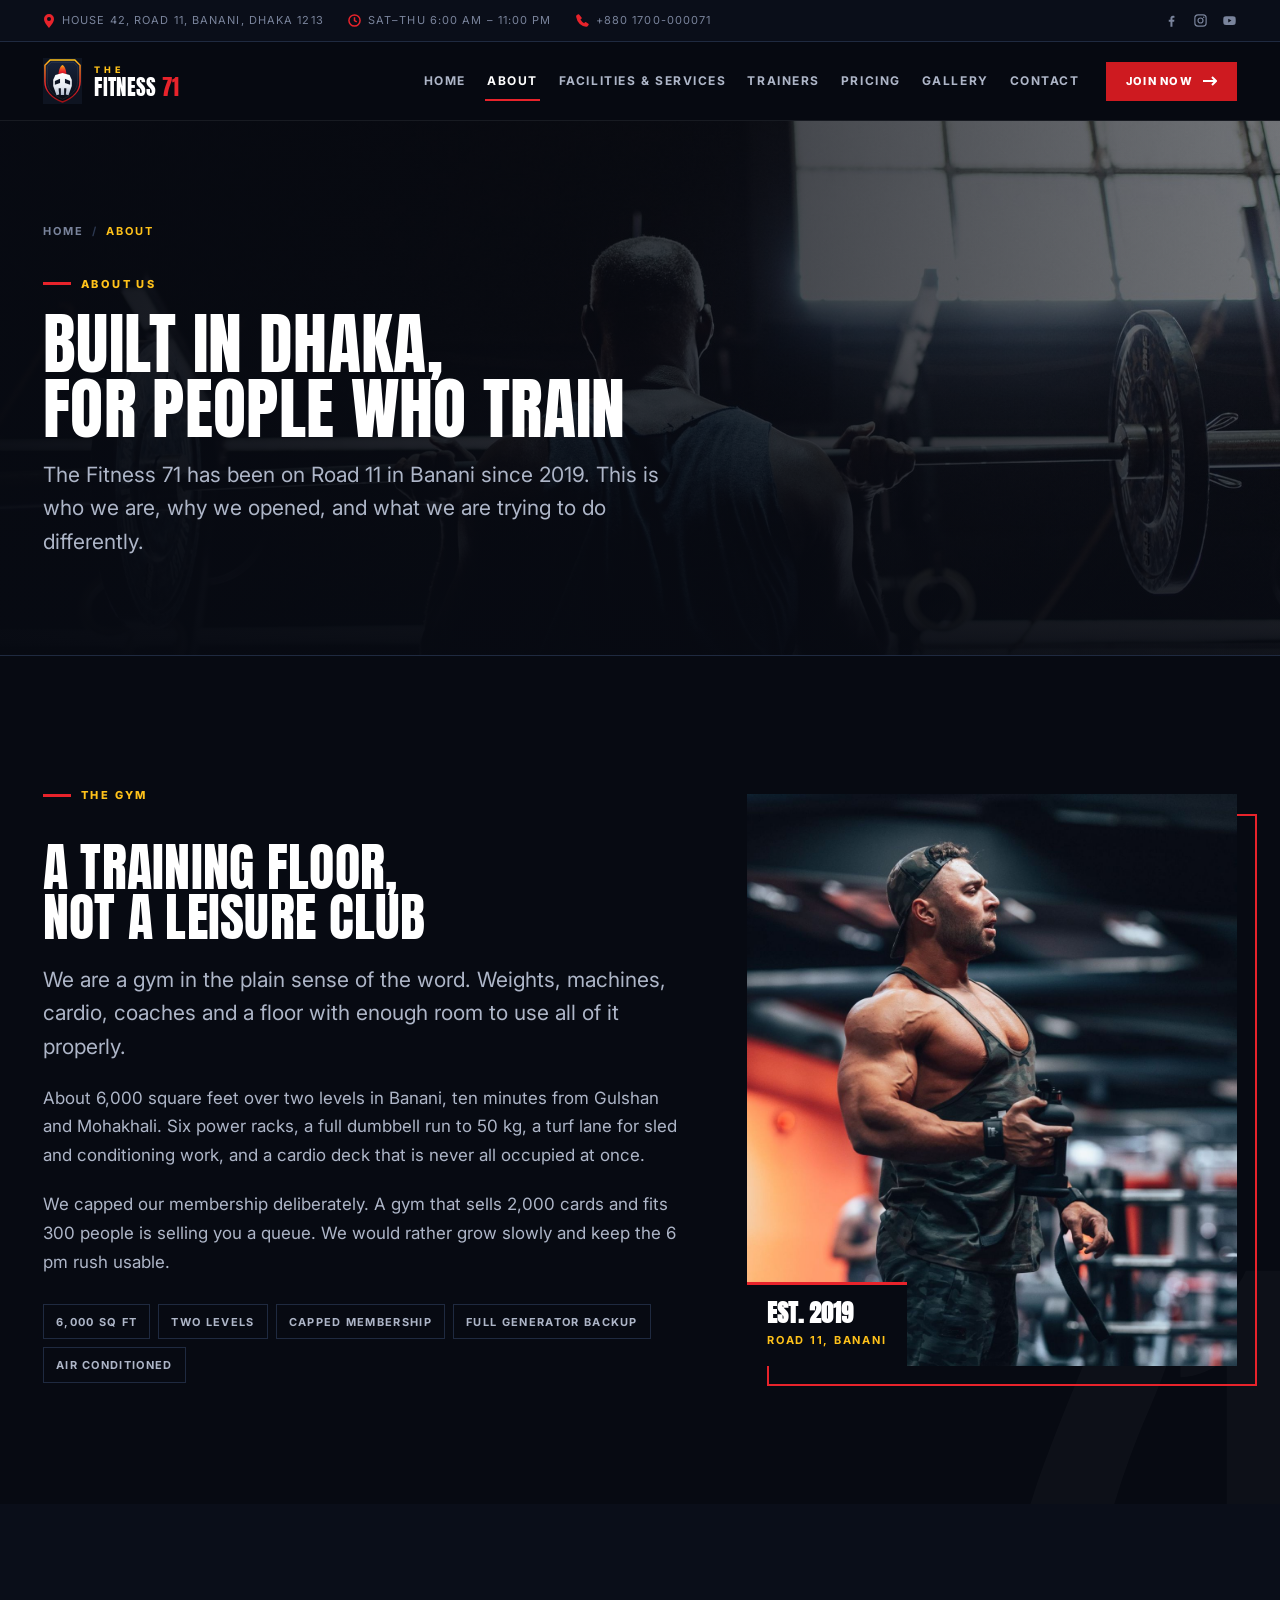
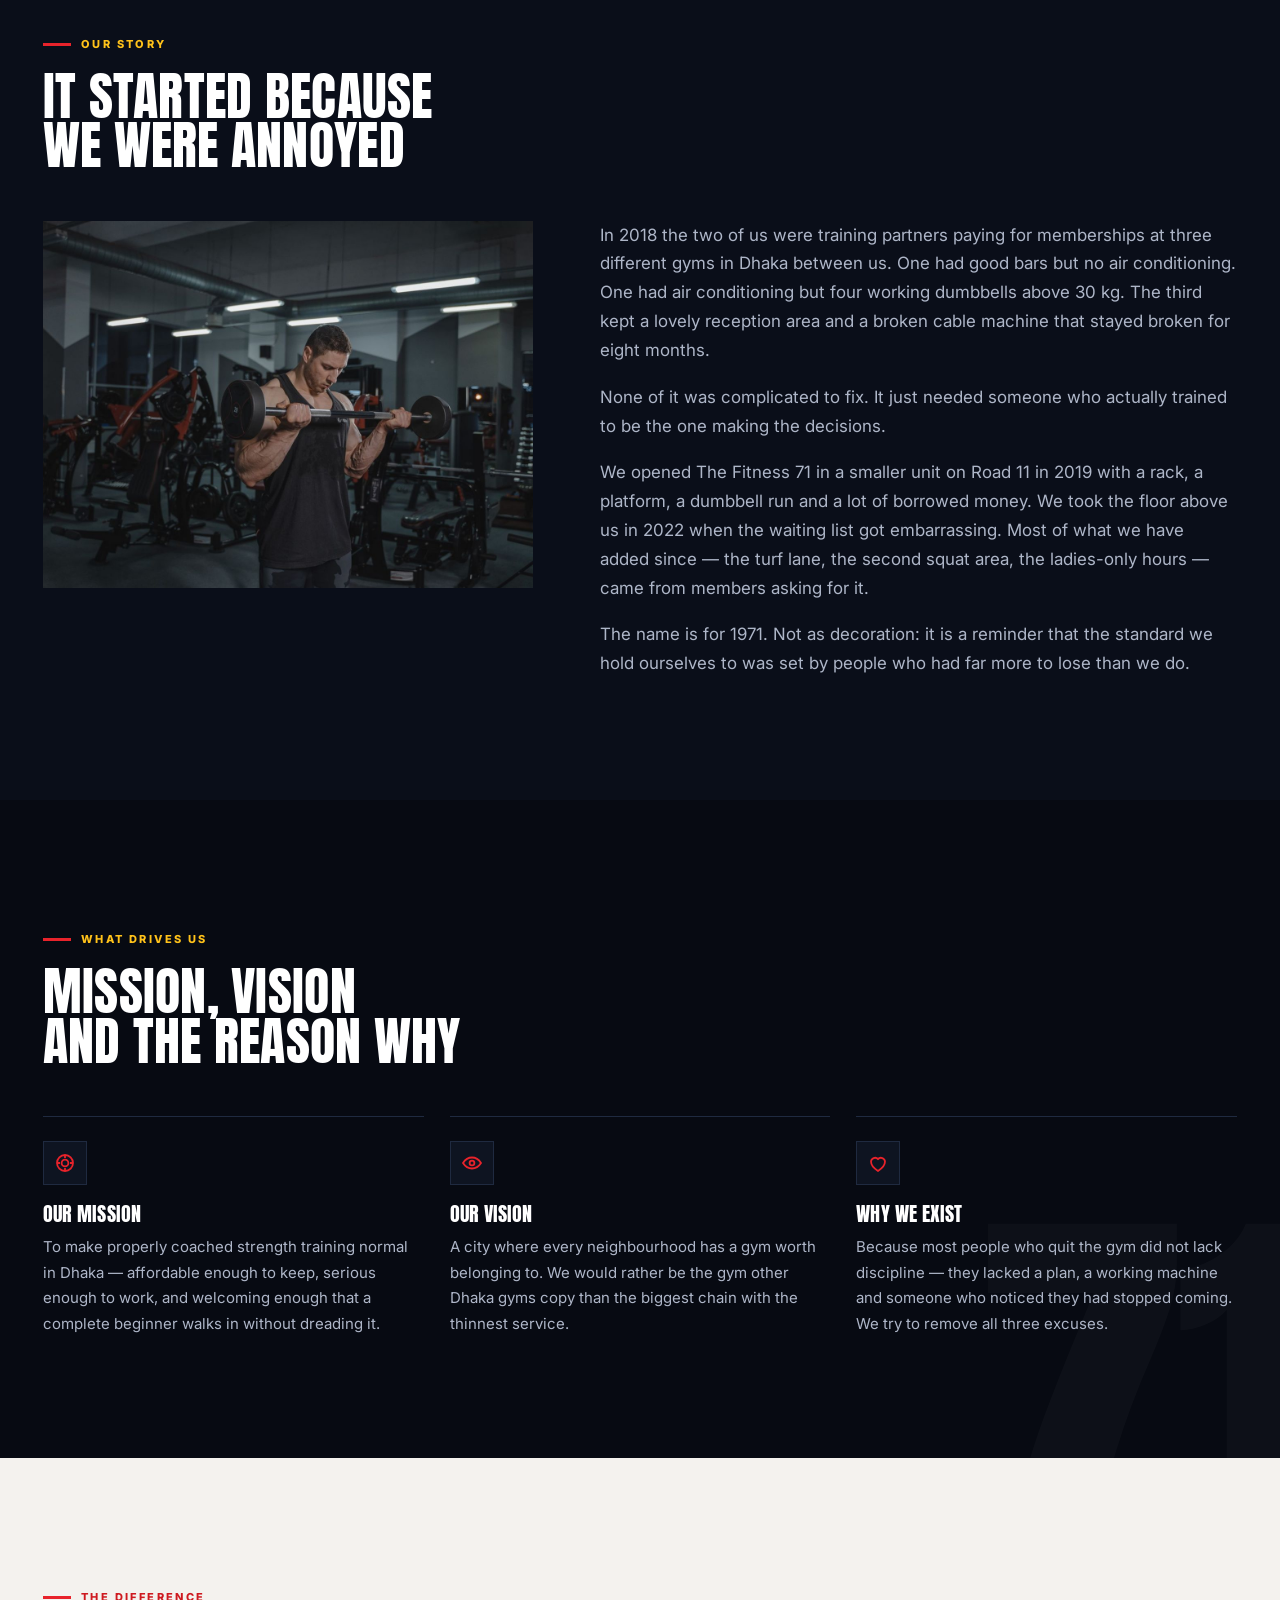
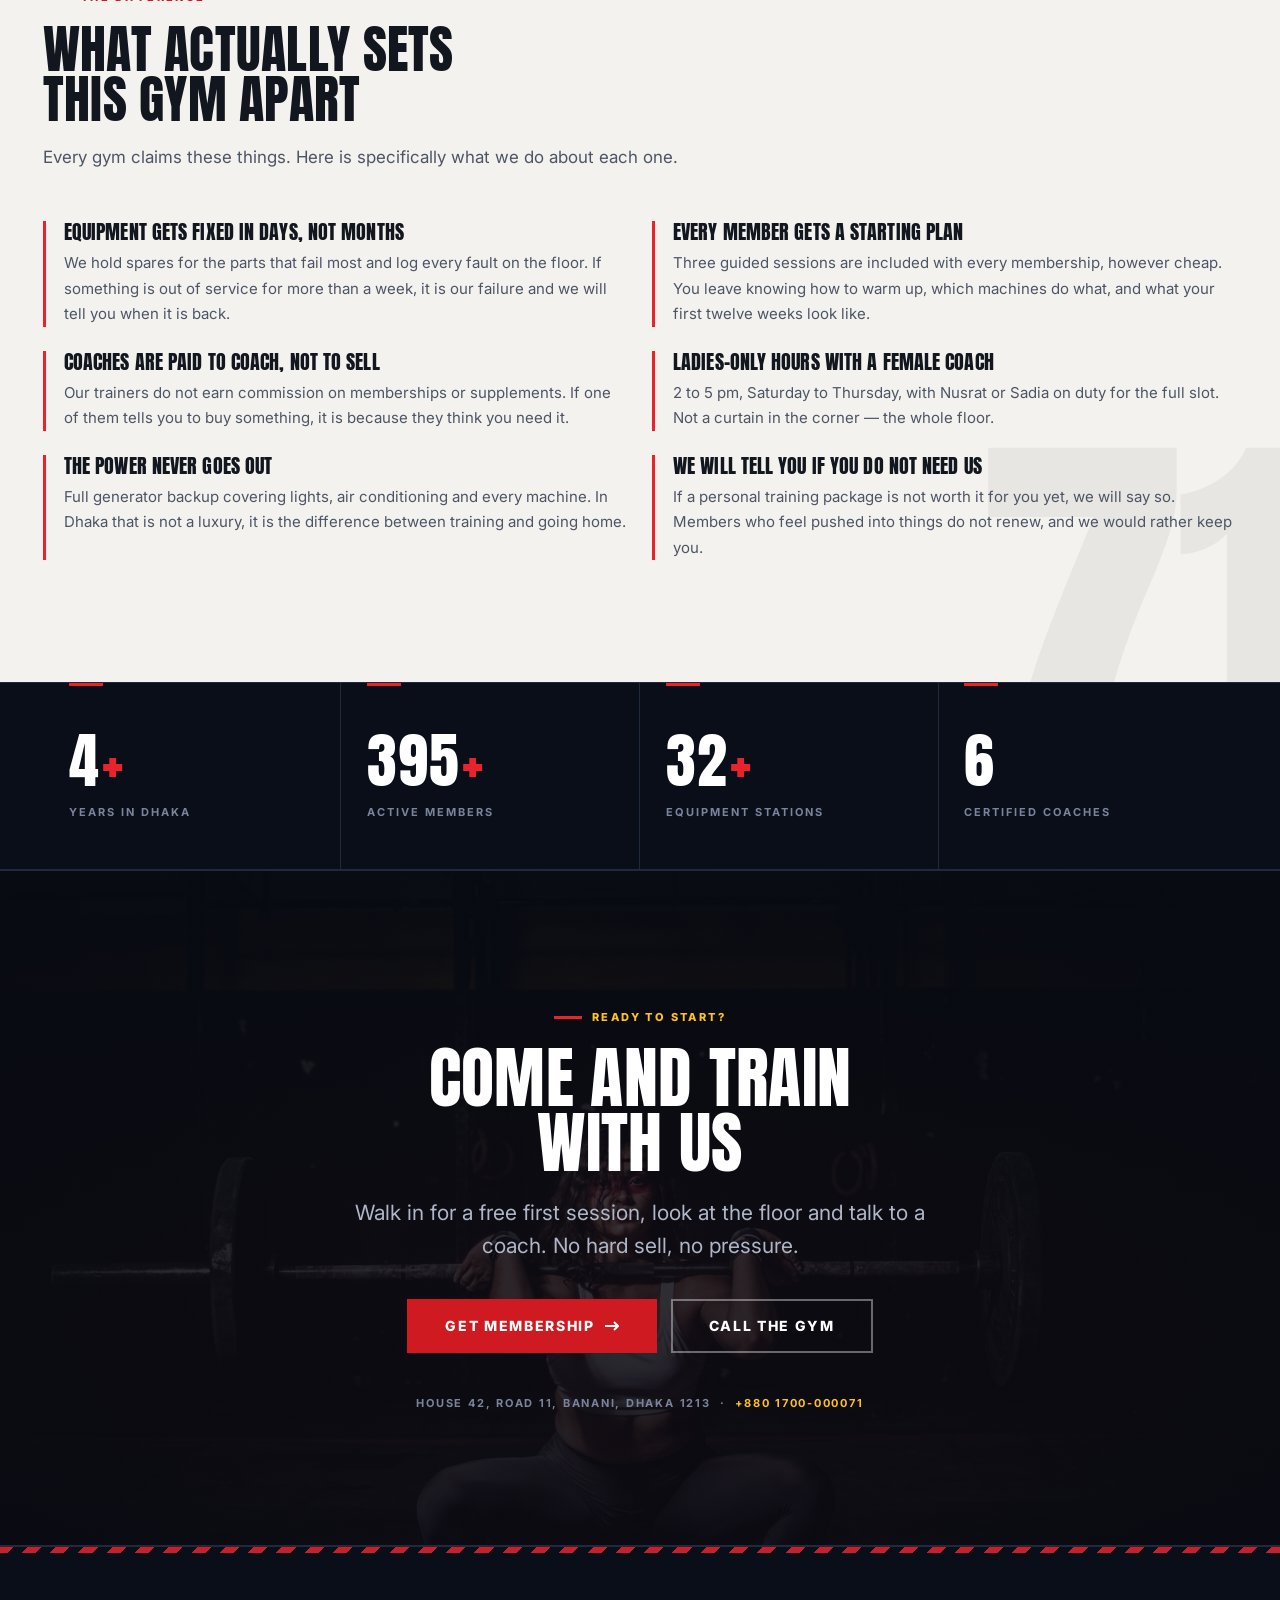
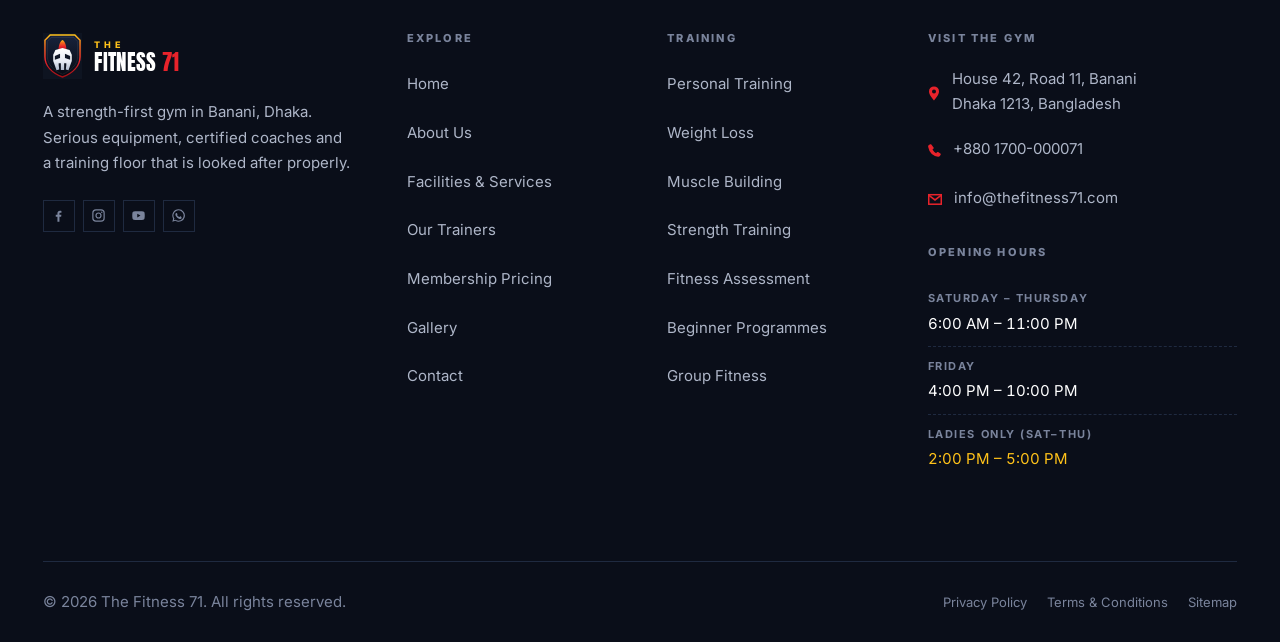
<file: about.html>
<!DOCTYPE html>
<html lang="en">
<head>
<meta charset="utf-8">
<meta name="viewport" content="width=device-width, initial-scale=1">
<title>About The Fitness 71 — Our Story | Gym in Banani, Dhaka</title>
<meta name="description" content="The Fitness 71 has been training people in Banani, Dhaka since 2019. Read our story, our mission, and what makes this fitness center different from other gyms in Dhaka.">
<link rel="canonical" href="https://www.thefitness71.com/about.html">
<meta name="theme-color" content="#070A12">

<meta property="og:type" content="website">
<meta property="og:site_name" content="The Fitness 71">
<meta property="og:title" content="About The Fitness 71 — Our Story | Gym in Banani, Dhaka">
<meta property="og:description" content="The Fitness 71 has been training people in Banani, Dhaka since 2019. Read our story, our mission, and what makes this fitness center different from other gyms in Dhaka.">
<meta property="og:url" content="https://www.thefitness71.com/about.html">
<meta property="og:image" content="https://www.thefitness71.com/assets/img/hero-about.jpg">
<meta property="og:locale" content="en_GB">
<meta name="twitter:card" content="summary_large_image">

<link rel="icon" href="assets/img/favicon.svg" type="image/svg+xml">
<link rel="apple-touch-icon" href="assets/img/favicon.svg">
<link rel="manifest" href="site.webmanifest">

<link rel="preconnect" href="https://fonts.googleapis.com">
<link rel="preconnect" href="https://fonts.gstatic.com" crossorigin>
<link rel="preload" as="image" href="assets/img/hero-about.jpg" fetchpriority="high">
<link href="https://fonts.googleapis.com/css2?family=Anton&family=Inter:wght@400;500;600;700;800&display=swap" rel="stylesheet">
<link rel="stylesheet" href="assets/css/style.css">
<script>document.documentElement.className += " js";</script>

<script type="application/ld+json">
{
  "@context": "https://schema.org",
  "@type": "BreadcrumbList",
  "itemListElement": [
    { "@type": "ListItem", "position": 1, "name": "Home", "item": "https://www.thefitness71.com/" },
    { "@type": "ListItem", "position": 2, "name": "About", "item": "https://www.thefitness71.com/about.html" }
  ]
}
</script>
</head>
<body>
<a class="skip-link" href="#main">Skip to content</a>

<!-- ══════════════════════════════ TOP BAR ══════════════════════════════ -->
<div class="topbar">
  <div class="container topbar__inner">
    <div class="topbar__items">
      <span><svg width="12" height="14" viewBox="0 0 12 14" fill="currentColor" aria-hidden="true"><path d="M6 0a5 5 0 00-5 5c0 3.6 5 9 5 9s5-5.4 5-9a5 5 0 00-5-5zm0 7a2 2 0 110-4 2 2 0 010 4z"/></svg> House 42, Road 11, Banani, Dhaka 1213</span>
      <span><svg width="13" height="13" viewBox="0 0 14 14" fill="none" stroke="currentColor" stroke-width="1.6" aria-hidden="true"><circle cx="7" cy="7" r="6"/><path d="M7 3.6V7l2.4 1.6"/></svg> Sat–Thu 6:00 AM – 11:00 PM</span>
      <span><svg width="13" height="13" viewBox="0 0 14 14" fill="currentColor" aria-hidden="true"><path d="M3.6.7a1 1 0 00-1.3-.3L1 1.2C.3 1.6 0 2.4.2 3.2a13.4 13.4 0 0010.6 10.6c.8.2 1.6-.1 2-.8l.8-1.3a1 1 0 00-.3-1.3l-2.4-1.6a1 1 0 00-1.3.2l-.8 1a10.6 10.6 0 01-4-4l1-.8a1 1 0 00.2-1.3L3.6.7z"/></svg> <a href="tel:+8801700000071">+880 1700-000071</a></span>
    </div>
    <div class="topbar__socials">
      <a href="https://www.facebook.com/thefitness71" aria-label="The Fitness 71 on Facebook" rel="noopener"><svg width="15" height="15" viewBox="0 0 24 24" fill="currentColor" aria-hidden="true"><path d="M13.5 22v-8h2.7l.4-3.1h-3.1V8.9c0-.9.25-1.5 1.55-1.5H16.7V4.6c-.29-.04-1.27-.12-2.4-.12-2.38 0-4 1.45-4 4.11v2.3H7.6V14h2.7v8h3.2z"/></svg></a>
      <a href="https://www.instagram.com/thefitness71" aria-label="The Fitness 71 on Instagram" rel="noopener"><svg width="15" height="15" viewBox="0 0 24 24" fill="none" stroke="currentColor" stroke-width="1.9" aria-hidden="true"><rect x="3" y="3" width="18" height="18" rx="5"/><circle cx="12" cy="12" r="4"/><circle cx="17.2" cy="6.8" r="1.2" fill="currentColor" stroke="none"/></svg></a>
      <a href="https://www.youtube.com/@thefitness71" aria-label="The Fitness 71 on YouTube" rel="noopener"><svg width="15" height="15" viewBox="0 0 24 24" fill="currentColor" aria-hidden="true"><path d="M21.6 7.2a2.5 2.5 0 00-1.8-1.8C18.2 5 12 5 12 5s-6.2 0-7.8.4A2.5 2.5 0 002.4 7.2 26 26 0 002 12a26 26 0 00.4 4.8 2.5 2.5 0 001.8 1.8C5.8 19 12 19 12 19s6.2 0 7.8-.4a2.5 2.5 0 001.8-1.8A26 26 0 0022 12a26 26 0 00-.4-4.8zM10 15V9l5.2 3-5.2 3z"/></svg></a>
    </div>
  </div>
</div>

<!-- ══════════════════════════════ HEADER ══════════════════════════════ -->
<header class="site-header">
  <div class="container site-header__inner">
    <a class="brand" href="index.html" aria-label="The Fitness 71 — home">
      <img class="brand__mark" src="assets/img/logo-mark.svg" alt="" width="120" height="140" decoding="async">
      <span class="brand__word">
        <span class="brand__the">The</span>
        <span class="brand__name">Fitness <b>71</b></span>
      </span>
    </a>

    <nav class="nav" id="site-nav" aria-label="Main">
      <ul class="nav__list">
        <li class="nav__item"><a class="nav__link" href="index.html">Home</a></li>
        <li class="nav__item"><a class="nav__link" href="about.html" aria-current="page">About</a></li>
        <li class="nav__item"><a class="nav__link" href="facilities.html">Facilities &amp; Services</a></li>
        <li class="nav__item"><a class="nav__link" href="trainers.html">Trainers</a></li>
        <li class="nav__item"><a class="nav__link" href="pricing.html">Pricing</a></li>
        <li class="nav__item"><a class="nav__link" href="gallery.html">Gallery</a></li>
        <li class="nav__item"><a class="nav__link" href="contact.html">Contact</a></li>
      </ul>
      <a class="btn btn--block nav__cta" href="contact.html">Join Now</a>
      <div class="nav__meta">
        <a href="tel:+8801700000071">+880 1700-000071</a>
        <a href="mailto:info@thefitness71.com">info@thefitness71.com</a>
        <span>House 42, Road 11, Banani, Dhaka 1213</span>
      </div>
    </nav>

    <a class="btn btn--sm header__cta" href="contact.html">Join Now <svg class="arw" width="14" height="10" viewBox="0 0 14 10" fill="none" aria-hidden="true"><path d="M9 1l4 4-4 4M13 5H0" stroke="currentColor" stroke-width="2"/></svg></a>

    <button class="nav-toggle" type="button" aria-expanded="false" aria-controls="site-nav" aria-label="Open menu">
      <span class="nav-toggle__bars"><span></span><span></span><span></span></span>
    </button>
  </div>
</header>
<div class="nav-scrim"></div>

<main id="main">

  <section class="page-hero">
    <div class="page-hero__bg">
      <img src="assets/img/hero-about.jpg" alt="Member pressing a loaded barbell overhead in the strength area at The Fitness 71, Banani" width="1920" height="900" fetchpriority="high" decoding="async">
    </div>
    <div class="page-hero__scrim"></div>
    <div class="container">
      <div class="page-hero__content">
        <ol class="breadcrumb">
          <li><a href="index.html">Home</a></li>
          <li><span aria-current="page">About</span></li>
        </ol>
        <p class="eyebrow">About us</p>
        <h1>Built in Dhaka,<br>for people who train</h1>
        <p class="lede">The Fitness 71 has been on Road 11 in Banani since 2019. This is who we are, why we opened, and what we are trying to do differently.</p>
      </div>
    </div>
  </section>

  <!-- ═══════════════════════════ INTRO ══════════════════════════════════ -->
  <section class="section watermark">
    <div class="container">
      <div class="split split--60-40">
        <div class="stack" data-reveal>
          <p class="eyebrow">The gym</p>
          <h2>A training floor,<br>not a leisure club</h2>
          <p class="lede">
            We are a gym in the plain sense of the word. Weights, machines, cardio,
            coaches and a floor with enough room to use all of it properly.
          </p>
          <p>
            About 6,000 square feet over two levels in Banani, ten minutes from Gulshan
            and Mohakhali. Six power racks, a full dumbbell run to 50 kg, a turf lane for
            sled and conditioning work, and a cardio deck that is never all occupied at once.
          </p>
          <p>
            We capped our membership deliberately. A gym that sells 2,000 cards and fits
            300 people is selling you a queue. We would rather grow slowly and keep the
            6 pm rush usable.
          </p>
          <ul class="pill-row" style="margin-top:1.75rem">
            <li class="pill">6,000 sq ft</li>
            <li class="pill">Two levels</li>
            <li class="pill">Capped membership</li>
            <li class="pill">Full generator backup</li>
            <li class="pill">Air conditioned</li>
          </ul>
        </div>

        <div class="media-frame" data-reveal>
          <img src="assets/img/about-story.jpg" alt="Coach training on the floor at The Fitness 71 gym in Banani, Dhaka" width="1200" height="1400" loading="lazy" decoding="async">
          <div class="media-frame__tag">
            <strong>Est. 2019</strong>
            <span>Road 11, Banani</span>
          </div>
        </div>
      </div>
    </div>
  </section>

  <!-- ═══════════════════════════ STORY ══════════════════════════════════ -->
  <section class="section section--alt">
    <div class="container">
      <div class="section-head" data-reveal>
        <p class="eyebrow">Our story</p>
        <h2>It started because<br>we were annoyed</h2>
      </div>

      <div class="split split--40-60" style="align-items:start">
        <div data-reveal>
          <img class="full-bleed-img" src="assets/img/about-floor.jpg" alt="The main training floor with racks and free weights" width="1200" height="900" loading="lazy" decoding="async" style="aspect-ratio:4/3">
        </div>
        <div class="stack prose" data-reveal>
          <p>
            In 2018 the two of us were training partners paying for memberships at three
            different gyms in Dhaka between us. One had good bars but no air conditioning.
            One had air conditioning but four working dumbbells above 30 kg. The third kept
            a lovely reception area and a broken cable machine that stayed broken for eight
            months.
          </p>
          <p>
            None of it was complicated to fix. It just needed someone who actually trained
            to be the one making the decisions.
          </p>
          <p>
            We opened The Fitness 71 in a smaller unit on Road 11 in 2019 with a rack, a
            platform, a dumbbell run and a lot of borrowed money. We took the floor above
            us in 2022 when the waiting list got embarrassing. Most of what we have added
            since — the turf lane, the second squat area, the ladies-only hours — came
            from members asking for it.
          </p>
          <p>
            The name is for 1971. Not as decoration: it is a reminder that the standard
            we hold ourselves to was set by people who had far more to lose than we do.
          </p>
        </div>
      </div>
    </div>
  </section>

  <!-- ══════════════════ MISSION / VISION / WHY WE EXIST ═════════════════ -->
  <section class="section watermark">
    <div class="container">
      <div class="section-head" data-reveal>
        <p class="eyebrow">What drives us</p>
        <h2>Mission, vision<br>and the reason why</h2>
      </div>

      <div class="grid grid--3">
        <div class="feature" data-reveal>
          <div class="feature__icon">
            <svg width="20" height="20" viewBox="0 0 20 20" fill="none" stroke="currentColor" stroke-width="1.8" aria-hidden="true"><circle cx="10" cy="10" r="8"/><circle cx="10" cy="10" r="3.4"/><path d="M10 2v3M10 15v3M2 10h3M15 10h3"/></svg>
          </div>
          <h3>Our mission</h3>
          <p>
            To make properly coached strength training normal in Dhaka — affordable enough
            to keep, serious enough to work, and welcoming enough that a complete beginner
            walks in without dreading it.
          </p>
        </div>

        <div class="feature" data-reveal>
          <div class="feature__icon">
            <svg width="20" height="20" viewBox="0 0 20 20" fill="none" stroke="currentColor" stroke-width="1.8" aria-hidden="true"><path d="M1 10s3.5-5.5 9-5.5S19 10 19 10s-3.5 5.5-9 5.5S1 10 1 10z"/><circle cx="10" cy="10" r="2.4"/></svg>
          </div>
          <h3>Our vision</h3>
          <p>
            A city where every neighbourhood has a gym worth belonging to. We would rather
            be the gym other Dhaka gyms copy than the biggest chain with the thinnest
            service.
          </p>
        </div>

        <div class="feature" data-reveal>
          <div class="feature__icon">
            <svg width="20" height="20" viewBox="0 0 20 20" fill="none" stroke="currentColor" stroke-width="1.8" aria-hidden="true"><path d="M10 18s-7-4.4-7-9.4A4.1 4.1 0 0110 6a4.1 4.1 0 017 2.6c0 5-7 9.4-7 9.4z"/></svg>
          </div>
          <h3>Why we exist</h3>
          <p>
            Because most people who quit the gym did not lack discipline — they lacked a
            plan, a working machine and someone who noticed they had stopped coming. We
            try to remove all three excuses.
          </p>
        </div>
      </div>
    </div>
  </section>

  <!-- ═════════════════════ WHAT MAKES US DIFFERENT ══════════════════════ -->
  <section class="section section--light watermark">
    <div class="container">
      <div class="section-head" data-reveal>
        <p class="eyebrow">The difference</p>
        <h2>What actually sets<br>this gym apart</h2>
        <p>
          Every gym claims these things. Here is specifically what we do about each one.
        </p>
      </div>

      <div class="kv">
        <div class="kv__item" data-reveal>
          <h3>Equipment gets fixed in days, not months</h3>
          <p>
            We hold spares for the parts that fail most and log every fault on the floor.
            If something is out of service for more than a week, it is our failure and we
            will tell you when it is back.
          </p>
        </div>
        <div class="kv__item" data-reveal>
          <h3>Every member gets a starting plan</h3>
          <p>
            Three guided sessions are included with every membership, however cheap. You
            leave knowing how to warm up, which machines do what, and what your first
            twelve weeks look like.
          </p>
        </div>
        <div class="kv__item" data-reveal>
          <h3>Coaches are paid to coach, not to sell</h3>
          <p>
            Our trainers do not earn commission on memberships or supplements. If one of
            them tells you to buy something, it is because they think you need it.
          </p>
        </div>
        <div class="kv__item" data-reveal>
          <h3>Ladies-only hours with a female coach</h3>
          <p>
            2 to 5 pm, Saturday to Thursday, with Nusrat or Sadia on duty for the full
            slot. Not a curtain in the corner — the whole floor.
          </p>
        </div>
        <div class="kv__item" data-reveal>
          <h3>The power never goes out</h3>
          <p>
            Full generator backup covering lights, air conditioning and every machine. In
            Dhaka that is not a luxury, it is the difference between training and going home.
          </p>
        </div>
        <div class="kv__item" data-reveal>
          <h3>We will tell you if you do not need us</h3>
          <p>
            If a personal training package is not worth it for you yet, we will say so.
            Members who feel pushed into things do not renew, and we would rather keep you.
          </p>
        </div>
      </div>
    </div>
  </section>

  <!-- ═══════════════════════════ STATS ══════════════════════════════════ -->
  <section class="stat-strip" aria-label="The Fitness 71 in numbers">
    <div class="container stat-strip__inner">
      <div class="stat">
        <p class="stat__num tnum" data-suffix="+"><span data-count="5">5</span></p>
        <p class="stat__label">Years in Dhaka</p>
      </div>
      <div class="stat">
        <p class="stat__num tnum" data-suffix="+"><span data-count="500">500</span></p>
        <p class="stat__label">Active members</p>
      </div>
      <div class="stat">
        <p class="stat__num tnum" data-suffix="+"><span data-count="40">40</span></p>
        <p class="stat__label">Equipment stations</p>
      </div>
      <div class="stat">
        <p class="stat__num tnum" data-suffix=""><span data-count="8">8</span></p>
        <p class="stat__label">Certified coaches</p>
      </div>
    </div>
  </section>

  <!-- ══════════════════════════ FINAL CTA ═══════════════════════════════ -->
  <section class="cta-band">
    <div class="cta-band__bg">
      <img src="assets/img/cta-band.jpg" alt="" aria-hidden="true" width="1920" height="900" loading="lazy" decoding="async">
    </div>
    <div class="cta-band__scrim"></div>
    <div class="container">
      <p class="eyebrow" style="justify-content:center">Ready to start?</p>
      <h2>Come and train<br>with us</h2>
      <p class="lede">
        Walk in for a free first session, look at the floor and talk to a coach.
        No hard sell, no pressure.
      </p>
      <div class="btn-row">
        <a class="btn btn--lg" href="contact.html">Get Membership <svg class="arw" width="14" height="10" viewBox="0 0 14 10" fill="none" aria-hidden="true"><path d="M9 1l4 4-4 4M13 5H0" stroke="currentColor" stroke-width="2"/></svg></a>
        <a class="btn btn--lg btn--ghost" href="tel:+8801700000071">Call the gym</a>
      </div>
      <p class="cta-band__meta">
        House 42, Road 11, Banani, Dhaka 1213 &nbsp;·&nbsp;
        <a href="tel:+8801700000071">+880 1700-000071</a>
      </p>
    </div>
  </section>

</main>

<!-- ══════════════════════════════ FOOTER ══════════════════════════════ -->
<footer class="site-footer">
  <div class="hazard"></div>
  <div class="container site-footer__top">
    <div>
      <a class="brand" href="index.html" aria-label="The Fitness 71 — home">
      <img class="brand__mark" src="assets/img/logo-mark.svg" alt="" width="120" height="140" loading="lazy" decoding="async">
      <span class="brand__word">
        <span class="brand__the">The</span>
        <span class="brand__name">Fitness <b>71</b></span>
      </span>
    </a>
      <p>
        A strength-first gym in Banani, Dhaka. Serious equipment, certified coaches
        and a training floor that is looked after properly.
      </p>
      <div class="site-footer__socials socials">
        <a href="https://www.facebook.com/thefitness71" aria-label="Facebook" rel="noopener"><svg width="15" height="15" viewBox="0 0 24 24" fill="currentColor" aria-hidden="true"><path d="M13.5 22v-8h2.7l.4-3.1h-3.1V8.9c0-.9.25-1.5 1.55-1.5H16.7V4.6c-.29-.04-1.27-.12-2.4-.12-2.38 0-4 1.45-4 4.11v2.3H7.6V14h2.7v8h3.2z"/></svg></a>
        <a href="https://www.instagram.com/thefitness71" aria-label="Instagram" rel="noopener"><svg width="15" height="15" viewBox="0 0 24 24" fill="none" stroke="currentColor" stroke-width="1.9" aria-hidden="true"><rect x="3" y="3" width="18" height="18" rx="5"/><circle cx="12" cy="12" r="4"/><circle cx="17.2" cy="6.8" r="1.2" fill="currentColor" stroke="none"/></svg></a>
        <a href="https://www.youtube.com/@thefitness71" aria-label="YouTube" rel="noopener"><svg width="15" height="15" viewBox="0 0 24 24" fill="currentColor" aria-hidden="true"><path d="M21.6 7.2a2.5 2.5 0 00-1.8-1.8C18.2 5 12 5 12 5s-6.2 0-7.8.4A2.5 2.5 0 002.4 7.2 26 26 0 002 12a26 26 0 00.4 4.8 2.5 2.5 0 001.8 1.8C5.8 19 12 19 12 19s6.2 0 7.8-.4a2.5 2.5 0 001.8-1.8A26 26 0 0022 12a26 26 0 00-.4-4.8zM10 15V9l5.2 3-5.2 3z"/></svg></a>
        <a href="https://wa.me/8801700000071" aria-label="WhatsApp" rel="noopener"><svg width="15" height="15" viewBox="0 0 24 24" fill="currentColor" aria-hidden="true"><path d="M12 2a10 10 0 00-8.6 15l-1.3 4.8 4.9-1.3A10 10 0 1012 2zm0 18.2a8.2 8.2 0 01-4.2-1.2l-.3-.2-2.9.8.8-2.8-.2-.3A8.2 8.2 0 1112 20.2zm4.5-6.1c-.2-.1-1.4-.7-1.7-.8-.2-.1-.4-.1-.5.1l-.7.9c-.1.2-.3.2-.5.1a6.7 6.7 0 01-3.3-2.9c-.1-.2 0-.4.1-.5l.4-.5c.1-.2.1-.3 0-.5l-.7-1.7c-.2-.4-.4-.4-.5-.4h-.5a1 1 0 00-.7.3 3 3 0 00-.9 2.2 5.2 5.2 0 001.1 2.8 11.8 11.8 0 004.5 4c2.1.8 2.1.5 2.5.5a2.6 2.6 0 001.7-1.2 2.1 2.1 0 00.1-1.2z"/></svg></a>
      </div>
    </div>

    <div>
      <h2>Explore</h2>
      <ul class="f-list">
        <li><a href="index.html">Home</a></li>
        <li><a href="about.html">About Us</a></li>
        <li><a href="facilities.html">Facilities &amp; Services</a></li>
        <li><a href="trainers.html">Our Trainers</a></li>
        <li><a href="pricing.html">Membership Pricing</a></li>
        <li><a href="gallery.html">Gallery</a></li>
        <li><a href="contact.html">Contact</a></li>
      </ul>
    </div>

    <div>
      <h2>Training</h2>
      <ul class="f-list">
        <li><a href="facilities.html#personal-training">Personal Training</a></li>
        <li><a href="facilities.html#weight-loss">Weight Loss</a></li>
        <li><a href="facilities.html#muscle-building">Muscle Building</a></li>
        <li><a href="facilities.html#strength-service">Strength Training</a></li>
        <li><a href="facilities.html#assessment">Fitness Assessment</a></li>
        <li><a href="facilities.html#beginner">Beginner Programmes</a></li>
        <li><a href="facilities.html#group">Group Fitness</a></li>
      </ul>
    </div>

    <div>
      <h2>Visit the gym</h2>
      <ul class="f-contact">
        <li>
          <svg width="12" height="14" viewBox="0 0 12 14" fill="currentColor" aria-hidden="true"><path d="M6 0a5 5 0 00-5 5c0 3.6 5 9 5 9s5-5.4 5-9a5 5 0 00-5-5zm0 7a2 2 0 110-4 2 2 0 010 4z"/></svg>
          <span>House 42, Road 11, Banani<br>Dhaka 1213, Bangladesh</span>
        </li>
        <li><svg width="13" height="13" viewBox="0 0 14 14" fill="currentColor" aria-hidden="true"><path d="M3.6.7a1 1 0 00-1.3-.3L1 1.2C.3 1.6 0 2.4.2 3.2a13.4 13.4 0 0010.6 10.6c.8.2 1.6-.1 2-.8l.8-1.3a1 1 0 00-.3-1.3l-2.4-1.6a1 1 0 00-1.3.2l-.8 1a10.6 10.6 0 01-4-4l1-.8a1 1 0 00.2-1.3L3.6.7z"/></svg><a href="tel:+8801700000071">+880 1700-000071</a></li>
        <li><svg width="14" height="11" viewBox="0 0 14 11" fill="none" stroke="currentColor" stroke-width="1.5" aria-hidden="true"><rect x=".75" y=".75" width="12.5" height="9.5"/><path d="M1 1.5l6 4.5 6-4.5"/></svg><a href="mailto:info@thefitness71.com">info@thefitness71.com</a></li>
      </ul>

      <h2 style="margin-top:2rem">Opening hours</h2>
      <ul class="hours">
        <li><span>Saturday – Thursday</span><span>6:00 AM – 11:00 PM</span></li>
        <li><span>Friday</span><span>4:00 PM – 10:00 PM</span></li>
        <li class="is-highlight"><span>Ladies only (Sat–Thu)</span><span>2:00 PM – 5:00 PM</span></li>
      </ul>
    </div>
  </div>

  <div class="container">
    <div class="site-footer__bar">
      <p>&copy; <span data-year>2026</span> The Fitness 71. All rights reserved.</p>
      <div class="site-footer__legal">
        <a href="privacy.html">Privacy Policy</a>
        <a href="terms.html">Terms &amp; Conditions</a>
        <a href="sitemap.xml">Sitemap</a>
      </div>
    </div>
  </div>
</footer>

<button class="to-top" type="button" aria-label="Back to top"><svg width="14" height="10" viewBox="0 0 14 10" fill="none" aria-hidden="true"><path d="M1 8l6-6 6 6" stroke="currentColor" stroke-width="2"/></svg></button>

<script src="assets/js/main.js" defer></script>
</body>
</html>
</file>
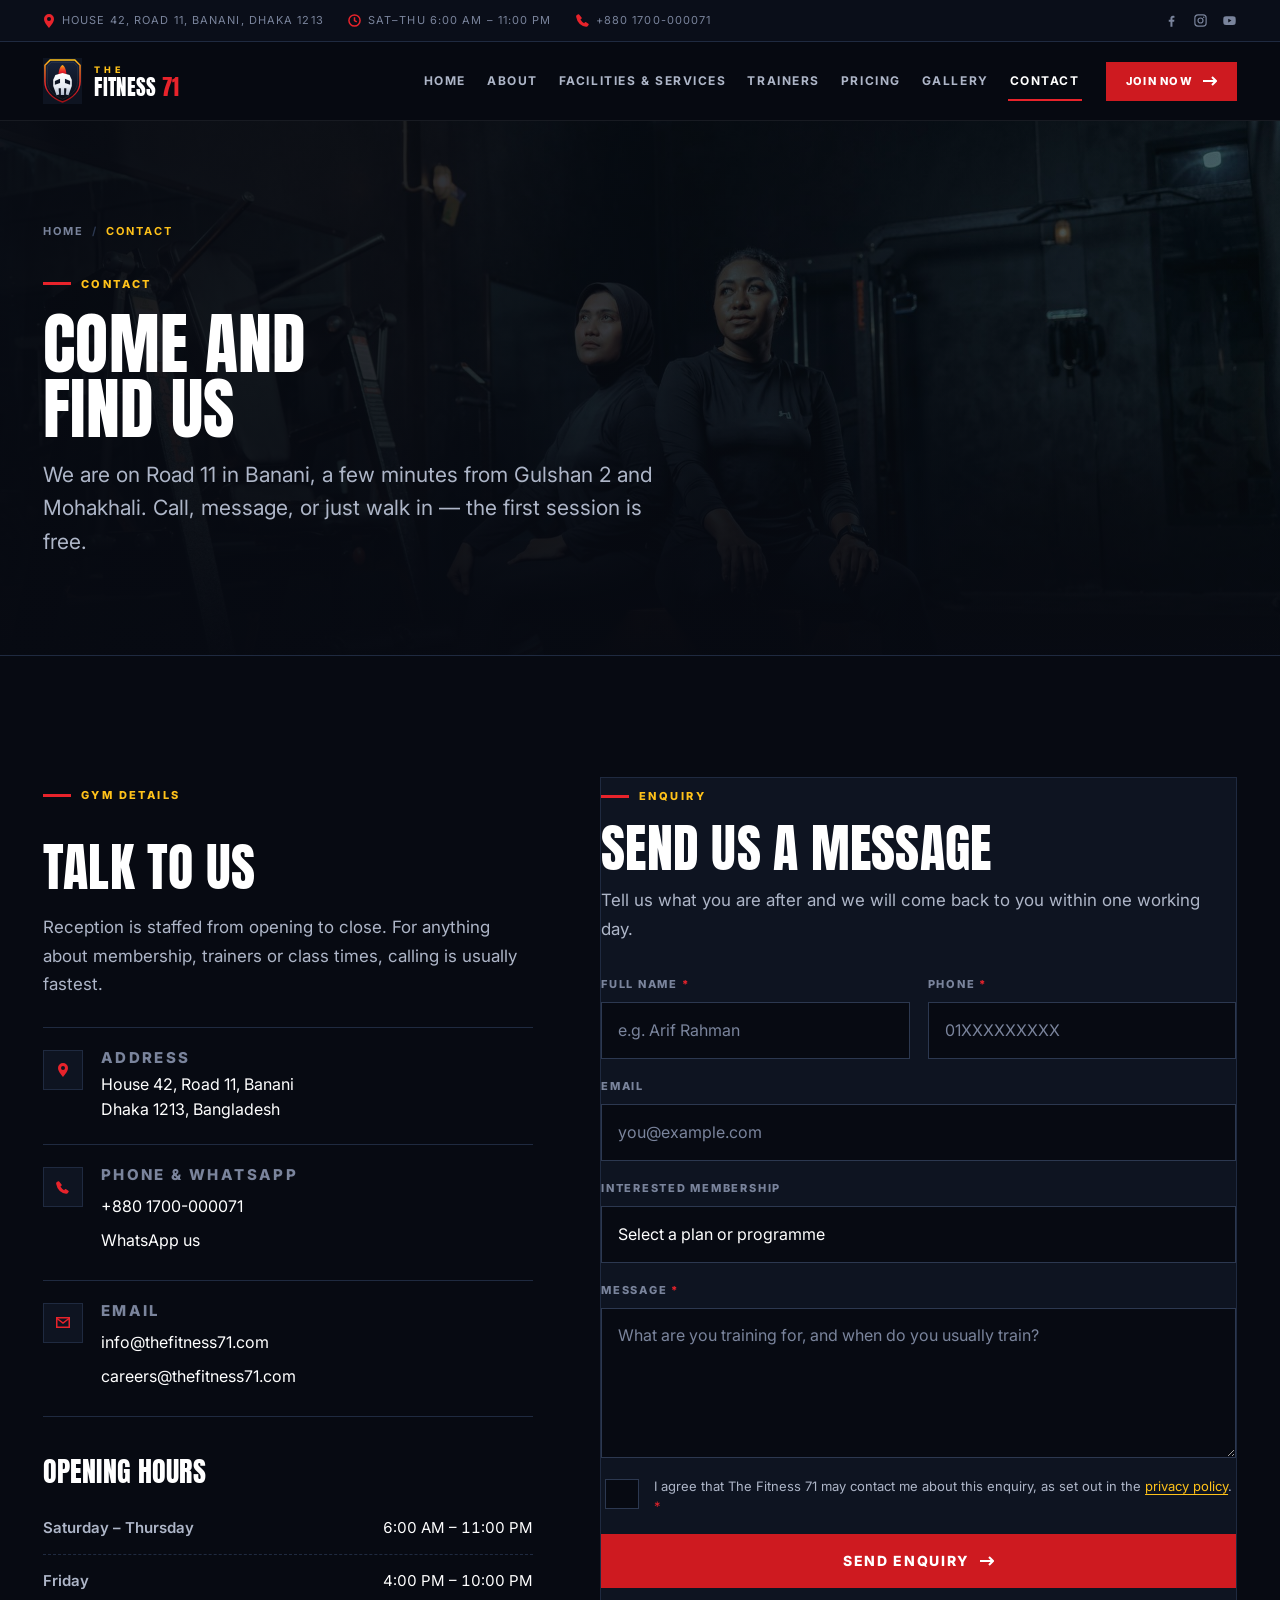
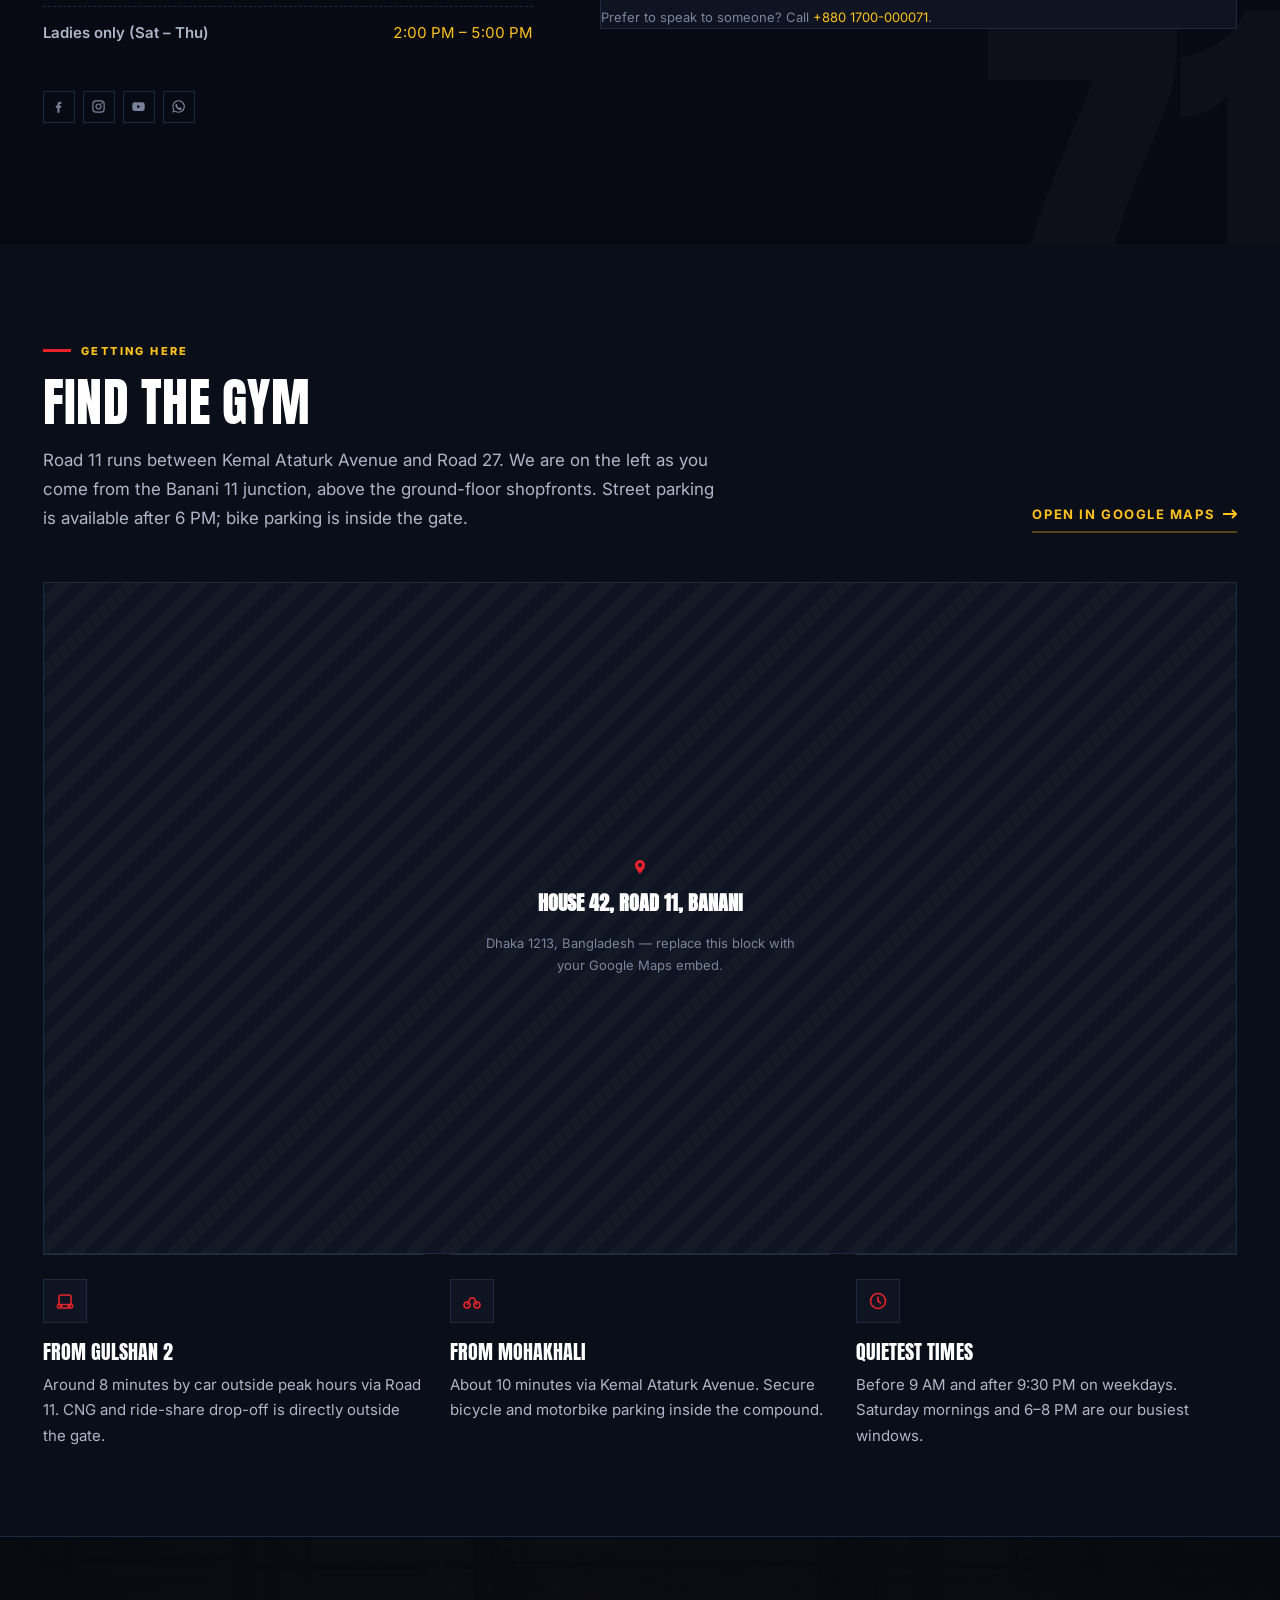
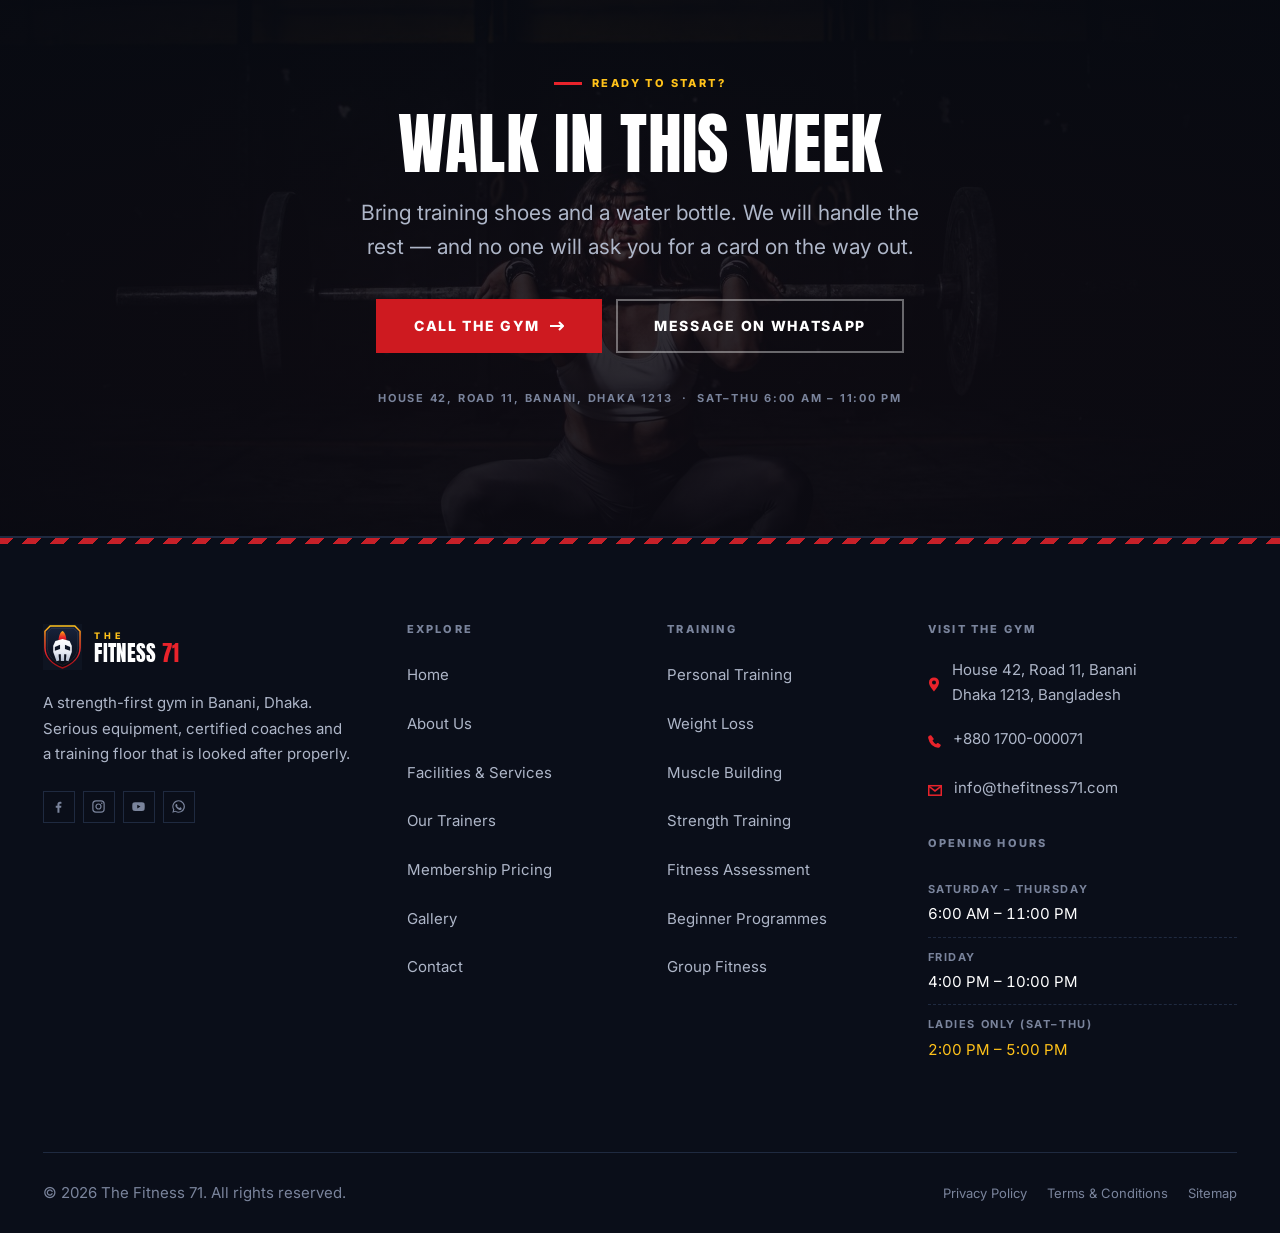
<file: contact.html>
<!DOCTYPE html>
<html lang="en">
<head>
<meta charset="utf-8">
<meta name="viewport" content="width=device-width, initial-scale=1">
<title>Contact — Visit Our Gym in Banani, Dhaka | The Fitness 71</title>
<meta name="description" content="Contact The Fitness 71 gym in Banani, Dhaka. Address, phone, WhatsApp, opening hours and an enquiry form for membership, personal training and free trial sessions.">
<link rel="canonical" href="https://www.thefitness71.com/contact.html">
<meta name="theme-color" content="#070A12">

<meta property="og:type" content="website">
<meta property="og:site_name" content="The Fitness 71">
<meta property="og:title" content="Contact — Visit Our Gym in Banani, Dhaka | The Fitness 71">
<meta property="og:description" content="Contact The Fitness 71 gym in Banani, Dhaka. Address, phone, WhatsApp, opening hours and an enquiry form for membership, personal training and free trial sessions.">
<meta property="og:url" content="https://www.thefitness71.com/contact.html">
<meta property="og:image" content="https://www.thefitness71.com/assets/img/hero-contact.jpg">
<meta property="og:locale" content="en_GB">
<meta name="twitter:card" content="summary_large_image">

<link rel="icon" href="assets/img/favicon.svg" type="image/svg+xml">
<link rel="apple-touch-icon" href="assets/img/favicon.svg">
<link rel="manifest" href="site.webmanifest">

<link rel="preconnect" href="https://fonts.googleapis.com">
<link rel="preconnect" href="https://fonts.gstatic.com" crossorigin>
<link rel="preload" as="image" href="assets/img/hero-contact.jpg" fetchpriority="high">
<link href="https://fonts.googleapis.com/css2?family=Anton&family=Inter:wght@400;500;600;700;800&display=swap" rel="stylesheet">
<link rel="stylesheet" href="assets/css/style.css">
<script>document.documentElement.className += " js";</script>

<script type="application/ld+json">
{
  "@context": "https://schema.org",
  "@type": "BreadcrumbList",
  "itemListElement": [
    { "@type": "ListItem", "position": 1, "name": "Home", "item": "https://www.thefitness71.com/" },
    { "@type": "ListItem", "position": 2, "name": "Contact", "item": "https://www.thefitness71.com/contact.html" }
  ]
}
</script>
<script type="application/ld+json">
{
  "@context": "https://schema.org",
  "@type": "HealthAndBeautyBusiness",
  "additionalType": "https://schema.org/ExerciseGym",
  "@id": "https://www.thefitness71.com/#gym",
  "name": "The Fitness 71",
  "url": "https://www.thefitness71.com/",
  "logo": "https://www.thefitness71.com/assets/img/logo-mark.svg",
  "image": "https://www.thefitness71.com/assets/img/hero-contact.jpg",
  "telephone": "+8801700000071",
  "email": "info@thefitness71.com",
  "priceRange": "৳৳",
  "currenciesAccepted": "BDT",
  "address": {
    "@type": "PostalAddress",
    "streetAddress": "House 42, Road 11, Banani",
    "addressLocality": "Dhaka",
    "postalCode": "1213",
    "addressCountry": "BD"
  },
  "geo": { "@type": "GeoCoordinates", "latitude": 23.7936, "longitude": 90.4043 },
  "hasMap": "https://www.google.com/maps/search/?api=1&query=Road+11+Banani+Dhaka+1213",
  "openingHoursSpecification": [
    { "@type": "OpeningHoursSpecification",
      "dayOfWeek": ["Saturday","Sunday","Monday","Tuesday","Wednesday","Thursday"],
      "opens": "06:00", "closes": "23:00" },
    { "@type": "OpeningHoursSpecification",
      "dayOfWeek": "Friday", "opens": "16:00", "closes": "22:00" }
  ]
}
</script>
</head>
<body>
<a class="skip-link" href="#main">Skip to content</a>

<!-- ══════════════════════════════ TOP BAR ══════════════════════════════ -->
<div class="topbar">
  <div class="container topbar__inner">
    <div class="topbar__items">
      <span><svg width="12" height="14" viewBox="0 0 12 14" fill="currentColor" aria-hidden="true"><path d="M6 0a5 5 0 00-5 5c0 3.6 5 9 5 9s5-5.4 5-9a5 5 0 00-5-5zm0 7a2 2 0 110-4 2 2 0 010 4z"/></svg> House 42, Road 11, Banani, Dhaka 1213</span>
      <span><svg width="13" height="13" viewBox="0 0 14 14" fill="none" stroke="currentColor" stroke-width="1.6" aria-hidden="true"><circle cx="7" cy="7" r="6"/><path d="M7 3.6V7l2.4 1.6"/></svg> Sat–Thu 6:00 AM – 11:00 PM</span>
      <span><svg width="13" height="13" viewBox="0 0 14 14" fill="currentColor" aria-hidden="true"><path d="M3.6.7a1 1 0 00-1.3-.3L1 1.2C.3 1.6 0 2.4.2 3.2a13.4 13.4 0 0010.6 10.6c.8.2 1.6-.1 2-.8l.8-1.3a1 1 0 00-.3-1.3l-2.4-1.6a1 1 0 00-1.3.2l-.8 1a10.6 10.6 0 01-4-4l1-.8a1 1 0 00.2-1.3L3.6.7z"/></svg> <a href="tel:+8801700000071">+880 1700-000071</a></span>
    </div>
    <div class="topbar__socials">
      <a href="https://www.facebook.com/thefitness71" aria-label="The Fitness 71 on Facebook" rel="noopener"><svg width="15" height="15" viewBox="0 0 24 24" fill="currentColor" aria-hidden="true"><path d="M13.5 22v-8h2.7l.4-3.1h-3.1V8.9c0-.9.25-1.5 1.55-1.5H16.7V4.6c-.29-.04-1.27-.12-2.4-.12-2.38 0-4 1.45-4 4.11v2.3H7.6V14h2.7v8h3.2z"/></svg></a>
      <a href="https://www.instagram.com/thefitness71" aria-label="The Fitness 71 on Instagram" rel="noopener"><svg width="15" height="15" viewBox="0 0 24 24" fill="none" stroke="currentColor" stroke-width="1.9" aria-hidden="true"><rect x="3" y="3" width="18" height="18" rx="5"/><circle cx="12" cy="12" r="4"/><circle cx="17.2" cy="6.8" r="1.2" fill="currentColor" stroke="none"/></svg></a>
      <a href="https://www.youtube.com/@thefitness71" aria-label="The Fitness 71 on YouTube" rel="noopener"><svg width="15" height="15" viewBox="0 0 24 24" fill="currentColor" aria-hidden="true"><path d="M21.6 7.2a2.5 2.5 0 00-1.8-1.8C18.2 5 12 5 12 5s-6.2 0-7.8.4A2.5 2.5 0 002.4 7.2 26 26 0 002 12a26 26 0 00.4 4.8 2.5 2.5 0 001.8 1.8C5.8 19 12 19 12 19s6.2 0 7.8-.4a2.5 2.5 0 001.8-1.8A26 26 0 0022 12a26 26 0 00-.4-4.8zM10 15V9l5.2 3-5.2 3z"/></svg></a>
    </div>
  </div>
</div>

<!-- ══════════════════════════════ HEADER ══════════════════════════════ -->
<header class="site-header">
  <div class="container site-header__inner">
    <a class="brand" href="index.html" aria-label="The Fitness 71 — home">
      <img class="brand__mark" src="assets/img/logo-mark.svg" alt="" width="120" height="140" decoding="async">
      <span class="brand__word">
        <span class="brand__the">The</span>
        <span class="brand__name">Fitness <b>71</b></span>
      </span>
    </a>

    <nav class="nav" id="site-nav" aria-label="Main">
      <ul class="nav__list">
        <li class="nav__item"><a class="nav__link" href="index.html">Home</a></li>
        <li class="nav__item"><a class="nav__link" href="about.html">About</a></li>
        <li class="nav__item"><a class="nav__link" href="facilities.html">Facilities &amp; Services</a></li>
        <li class="nav__item"><a class="nav__link" href="trainers.html">Trainers</a></li>
        <li class="nav__item"><a class="nav__link" href="pricing.html">Pricing</a></li>
        <li class="nav__item"><a class="nav__link" href="gallery.html">Gallery</a></li>
        <li class="nav__item"><a class="nav__link" href="contact.html" aria-current="page">Contact</a></li>
      </ul>
      <a class="btn btn--block nav__cta" href="contact.html">Join Now</a>
      <div class="nav__meta">
        <a href="tel:+8801700000071">+880 1700-000071</a>
        <a href="mailto:info@thefitness71.com">info@thefitness71.com</a>
        <span>House 42, Road 11, Banani, Dhaka 1213</span>
      </div>
    </nav>

    <a class="btn btn--sm header__cta" href="contact.html">Join Now <svg class="arw" width="14" height="10" viewBox="0 0 14 10" fill="none" aria-hidden="true"><path d="M9 1l4 4-4 4M13 5H0" stroke="currentColor" stroke-width="2"/></svg></a>

    <button class="nav-toggle" type="button" aria-expanded="false" aria-controls="site-nav" aria-label="Open menu">
      <span class="nav-toggle__bars"><span></span><span></span><span></span></span>
    </button>
  </div>
</header>
<div class="nav-scrim"></div>

<main id="main">

  <section class="page-hero">
    <div class="page-hero__bg">
      <img src="assets/img/hero-contact.jpg" alt="Members seated on the training floor at The Fitness 71 in Banani, Dhaka" width="1920" height="900" fetchpriority="high" decoding="async">
    </div>
    <div class="page-hero__scrim"></div>
    <div class="container">
      <div class="page-hero__content">
        <ol class="breadcrumb">
          <li><a href="index.html">Home</a></li>
          <li><span aria-current="page">Contact</span></li>
        </ol>
        <p class="eyebrow">Contact</p>
        <h1>Come and<br>find us</h1>
        <p class="lede">We are on Road 11 in Banani, a few minutes from Gulshan 2 and Mohakhali. Call, message, or just walk in — the first session is free.</p>
      </div>
    </div>
  </section>

  <!-- ══════════════════════ DETAILS + FORM ══════════════════════════════ -->
  <section class="section watermark">
    <div class="container">
      <div class="split split--40-60" style="align-items:start">

        <div class="stack" data-reveal>
          <p class="eyebrow">Gym details</p>
          <h2>Talk to us</h2>
          <p>
            Reception is staffed from opening to close. For anything about membership,
            trainers or class times, calling is usually fastest.
          </p>

          <ul class="info-list" style="margin-top:1.75rem">
            <li class="info-row">
              <span class="info-row__ico"><svg width="12" height="14" viewBox="0 0 12 14" fill="currentColor" aria-hidden="true"><path d="M6 0a5 5 0 00-5 5c0 3.6 5 9 5 9s5-5.4 5-9a5 5 0 00-5-5zm0 7a2 2 0 110-4 2 2 0 010 4z"/></svg></span>
              <div class="info-row__body">
                <h3>Address</h3>
                <p>House 42, Road 11, Banani<br>Dhaka 1213, Bangladesh</p>
              </div>
            </li>
            <li class="info-row">
              <span class="info-row__ico"><svg width="13" height="13" viewBox="0 0 14 14" fill="currentColor" aria-hidden="true"><path d="M3.6.7a1 1 0 00-1.3-.3L1 1.2C.3 1.6 0 2.4.2 3.2a13.4 13.4 0 0010.6 10.6c.8.2 1.6-.1 2-.8l.8-1.3a1 1 0 00-.3-1.3l-2.4-1.6a1 1 0 00-1.3.2l-.8 1a10.6 10.6 0 01-4-4l1-.8a1 1 0 00.2-1.3L3.6.7z"/></svg></span>
              <div class="info-row__body">
                <h3>Phone &amp; WhatsApp</h3>
                <p>
                  <a href="tel:+8801700000071">+880 1700-000071</a><br>
                  <a href="https://wa.me/8801700000071" rel="noopener">WhatsApp us</a>
                </p>
              </div>
            </li>
            <li class="info-row">
              <span class="info-row__ico"><svg width="14" height="11" viewBox="0 0 14 11" fill="none" stroke="currentColor" stroke-width="1.5" aria-hidden="true"><rect x=".75" y=".75" width="12.5" height="9.5"/><path d="M1 1.5l6 4.5 6-4.5"/></svg></span>
              <div class="info-row__body">
                <h3>Email</h3>
                <p>
                  <a href="mailto:info@thefitness71.com">info@thefitness71.com</a><br>
                  <a href="mailto:careers@thefitness71.com">careers@thefitness71.com</a>
                </p>
              </div>
            </li>
          </ul>

          <h3 style="margin-top:2.5rem;margin-bottom:1rem">Opening hours</h3>
          <ul class="hours">
            <li><span>Saturday – Thursday</span><span>6:00 AM – 11:00 PM</span></li>
            <li><span>Friday</span><span>4:00 PM – 10:00 PM</span></li>
            <li class="is-highlight"><span>Ladies only (Sat – Thu)</span><span>2:00 PM – 5:00 PM</span></li>
          </ul>

          <div class="socials" style="margin-top:2rem">
            <a href="https://www.facebook.com/thefitness71" aria-label="Facebook" rel="noopener"><svg width="15" height="15" viewBox="0 0 24 24" fill="currentColor" aria-hidden="true"><path d="M13.5 22v-8h2.7l.4-3.1h-3.1V8.9c0-.9.25-1.5 1.55-1.5H16.7V4.6c-.29-.04-1.27-.12-2.4-.12-2.38 0-4 1.45-4 4.11v2.3H7.6V14h2.7v8h3.2z"/></svg></a>
            <a href="https://www.instagram.com/thefitness71" aria-label="Instagram" rel="noopener"><svg width="15" height="15" viewBox="0 0 24 24" fill="none" stroke="currentColor" stroke-width="1.9" aria-hidden="true"><rect x="3" y="3" width="18" height="18" rx="5"/><circle cx="12" cy="12" r="4"/><circle cx="17.2" cy="6.8" r="1.2" fill="currentColor" stroke="none"/></svg></a>
            <a href="https://www.youtube.com/@thefitness71" aria-label="YouTube" rel="noopener"><svg width="15" height="15" viewBox="0 0 24 24" fill="currentColor" aria-hidden="true"><path d="M21.6 7.2a2.5 2.5 0 00-1.8-1.8C18.2 5 12 5 12 5s-6.2 0-7.8.4A2.5 2.5 0 002.4 7.2 26 26 0 002 12a26 26 0 00.4 4.8 2.5 2.5 0 001.8 1.8C5.8 19 12 19 12 19s6.2 0 7.8-.4a2.5 2.5 0 001.8-1.8A26 26 0 0022 12a26 26 0 00-.4-4.8zM10 15V9l5.2 3-5.2 3z"/></svg></a>
            <a href="https://wa.me/8801700000071" aria-label="WhatsApp" rel="noopener"><svg width="15" height="15" viewBox="0 0 24 24" fill="currentColor" aria-hidden="true"><path d="M12 2a10 10 0 00-8.6 15l-1.3 4.8 4.9-1.3A10 10 0 1012 2zm0 18.2a8.2 8.2 0 01-4.2-1.2l-.3-.2-2.9.8.8-2.8-.2-.3A8.2 8.2 0 1112 20.2zm4.5-6.1c-.2-.1-1.4-.7-1.7-.8-.2-.1-.4-.1-.5.1l-.7.9c-.1.2-.3.2-.5.1a6.7 6.7 0 01-3.3-2.9c-.1-.2 0-.4.1-.5l.4-.5c.1-.2.1-.3 0-.5l-.7-1.7c-.2-.4-.4-.4-.5-.4h-.5a1 1 0 00-.7.3 3 3 0 00-.9 2.2 5.2 5.2 0 001.1 2.8 11.8 11.8 0 004.5 4c2.1.8 2.1.5 2.5.5a2.6 2.6 0 001.7-1.2 2.1 2.1 0 00.1-1.2z"/></svg></a>
          </div>
        </div>

        <!-- ─────────────────────────── FORM ─────────────────────────── -->
        <div data-reveal>
          <div style="border:1px solid var(--ink-600);background:var(--ink-800);padding:clamp(1.5rem,1rem+1.6vw,2.5rem)">
            <p class="eyebrow">Enquiry</p>
            <h2 style="margin-bottom:.75rem">Send us a message</h2>
            <p style="margin-bottom:2rem">
              Tell us what you are after and we will come back to you within one working day.
            </p>

            <!-- Front-end validation only. See README to connect a real endpoint. -->
            <form class="form" id="enquiry-form" novalidate>
              <div class="form__row form__row--2">
                <div class="field">
                  <label for="f-name">Full name <span class="req">*</span></label>
                  <input type="text" id="f-name" name="name" autocomplete="name" placeholder="e.g. Arif Rahman" required>
                  <span class="field__err" role="alert"></span>
                </div>
                <div class="field">
                  <label for="f-phone">Phone <span class="req">*</span></label>
                  <input type="tel" id="f-phone" name="phone" autocomplete="tel" placeholder="01XXXXXXXXX" required>
                  <span class="field__err" role="alert"></span>
                </div>
              </div>

              <div class="field">
                <label for="f-email">Email</label>
                <input type="email" id="f-email" name="email" autocomplete="email" placeholder="you@example.com">
                <span class="field__err" role="alert"></span>
              </div>

              <div class="field">
                <label for="f-plan">Interested membership</label>
                <select id="f-plan" name="plan">
                  <option value="">Select a plan or programme</option>
                  <option value="basic">Basic membership</option>
                  <option value="standard">Standard membership</option>
                  <option value="premium">Premium membership</option>
                  <option value="personal-training">Personal training package</option>
                  <option value="group">Group fitness classes</option>
                  <option value="day-pass">Day pass</option>
                  <option value="corporate">Corporate / group enrolment</option>
                  <option value="trial">Free trial session</option>
                  <option value="unsure">Not sure yet</option>
                </select>
                <span class="field__err" role="alert"></span>
              </div>

              <div class="field">
                <label for="f-message">Message <span class="req">*</span></label>
                <textarea id="f-message" name="message" placeholder="What are you training for, and when do you usually train?" required></textarea>
                <span class="field__err" role="alert"></span>
              </div>

              <div class="field">
                <label class="form__consent" for="f-consent">
                  <input type="checkbox" id="f-consent" name="consent" required>
                  <span>I agree that The Fitness 71 may contact me about this enquiry, as set out in the <a href="privacy.html">privacy policy</a>. <span class="req">*</span></span>
                </label>
                <span class="field__err" role="alert"></span>
              </div>

              <button class="btn btn--lg btn--block" type="submit">Send enquiry <svg class="arw" width="14" height="10" viewBox="0 0 14 10" fill="none" aria-hidden="true"><path d="M9 1l4 4-4 4M13 5H0" stroke="currentColor" stroke-width="2"/></svg></button>

              <p class="form__status" id="form-status" role="status" hidden></p>

              <p class="muted" style="font-size:var(--fs-small)">
                Prefer to speak to someone? Call <a href="tel:+8801700000071" style="color:var(--yellow)">+880 1700-000071</a>.
              </p>
            </form>
          </div>
        </div>

      </div>
    </div>
  </section>

  <!-- ═══════════════════════════ MAP ════════════════════════════════════ -->
  <section class="section section--alt section--tight">
    <div class="container">
      <div class="head-row">
        <div class="section-head" data-reveal>
          <p class="eyebrow">Getting here</p>
          <h2>Find the gym</h2>
          <p>
            Road 11 runs between Kemal Ataturk Avenue and Road 27. We are on the left as you
            come from the Banani 11 junction, above the ground-floor shopfronts. Street
            parking is available after 6 PM; bike parking is inside the gate.
          </p>
        </div>
        <a class="link-arrow" href="https://www.google.com/maps/search/?api=1&amp;query=Road+11+Banani+Dhaka+1213" rel="noopener" data-reveal>
          Open in Google Maps <svg class="arw" width="14" height="10" viewBox="0 0 14 10" fill="none" aria-hidden="true"><path d="M9 1l4 4-4 4M13 5H0" stroke="currentColor" stroke-width="2"/></svg>
        </a>
      </div>

      <!-- EDIT: swap the iframe src for your own Google Maps embed link.
           Google Maps → your listing → Share → Embed a map → copy the src. -->
      <div class="map-embed" data-reveal>
        <div class="map-embed__ph">
          <svg width="12" height="14" viewBox="0 0 12 14" fill="currentColor" aria-hidden="true"><path d="M6 0a5 5 0 00-5 5c0 3.6 5 9 5 9s5-5.4 5-9a5 5 0 00-5-5zm0 7a2 2 0 110-4 2 2 0 010 4z"/></svg>
          <strong>House 42, Road 11, Banani</strong>
          <span>Dhaka 1213, Bangladesh — replace this block with your Google Maps embed.</span>
        </div>
        <iframe
          title="Map showing The Fitness 71, Road 11, Banani, Dhaka"
          src="https://www.google.com/maps?q=Road%2011%2C%20Banani%2C%20Dhaka%201213%2C%20Bangladesh&amp;output=embed"
          loading="lazy" referrerpolicy="no-referrer-when-downgrade"
          allowfullscreen></iframe>
      </div>

      <div class="grid grid--3" style="margin-top:clamp(2rem,1rem+2vw,3rem)">
        <div class="feature" data-reveal>
          <div class="feature__icon">
            <svg width="20" height="20" viewBox="0 0 20 20" fill="none" stroke="currentColor" stroke-width="1.6" aria-hidden="true"><path d="M4 13.5V6a2 2 0 012-2h8a2 2 0 012 2v7.5"/><rect x="2.5" y="13.5" width="15" height="3.5" rx="1"/><circle cx="6" cy="15.2" r=".8" fill="currentColor"/><circle cx="14" cy="15.2" r=".8" fill="currentColor"/></svg>
          </div>
          <h3>From Gulshan 2</h3>
          <p>Around 8 minutes by car outside peak hours via Road 11. CNG and ride-share drop-off is directly outside the gate.</p>
        </div>
        <div class="feature" data-reveal>
          <div class="feature__icon">
            <svg width="20" height="20" viewBox="0 0 20 20" fill="none" stroke="currentColor" stroke-width="1.6" aria-hidden="true"><circle cx="5" cy="14" r="3"/><circle cx="15" cy="14" r="3"/><path d="M5 14l3.5-7H12l3 7M8.5 7h4"/></svg>
          </div>
          <h3>From Mohakhali</h3>
          <p>About 10 minutes via Kemal Ataturk Avenue. Secure bicycle and motorbike parking inside the compound.</p>
        </div>
        <div class="feature" data-reveal>
          <div class="feature__icon">
            <svg width="20" height="20" viewBox="0 0 20 20" fill="none" stroke="currentColor" stroke-width="1.6" aria-hidden="true"><circle cx="10" cy="10" r="7.5"/><path d="M10 5.5V10l3 2"/></svg>
          </div>
          <h3>Quietest times</h3>
          <p>Before 9 AM and after 9:30 PM on weekdays. Saturday mornings and 6–8 PM are our busiest windows.</p>
        </div>
      </div>
    </div>
  </section>

  <!-- ══════════════════════════ FINAL CTA ═══════════════════════════════ -->
  <section class="cta-band">
    <div class="cta-band__bg">
      <img src="assets/img/cta-band.jpg" alt="" aria-hidden="true" width="1920" height="900" loading="lazy" decoding="async">
    </div>
    <div class="cta-band__scrim"></div>
    <div class="container">
      <p class="eyebrow" style="justify-content:center">Ready to start?</p>
      <h2>Walk in this week</h2>
      <p class="lede">
        Bring training shoes and a water bottle. We will handle the rest — and no one
        will ask you for a card on the way out.
      </p>
      <div class="btn-row">
        <a class="btn btn--lg" href="tel:+8801700000071">Call the gym <svg class="arw" width="14" height="10" viewBox="0 0 14 10" fill="none" aria-hidden="true"><path d="M9 1l4 4-4 4M13 5H0" stroke="currentColor" stroke-width="2"/></svg></a>
        <a class="btn btn--lg btn--ghost" href="https://wa.me/8801700000071" rel="noopener">Message on WhatsApp</a>
      </div>
      <p class="cta-band__meta">
        House 42, Road 11, Banani, Dhaka 1213 &nbsp;·&nbsp; Sat–Thu 6:00 AM – 11:00 PM
      </p>
    </div>
  </section>

</main>

<!-- ══════════════════════════════ FOOTER ══════════════════════════════ -->
<footer class="site-footer">
  <div class="hazard"></div>
  <div class="container site-footer__top">
    <div>
      <a class="brand" href="index.html" aria-label="The Fitness 71 — home">
      <img class="brand__mark" src="assets/img/logo-mark.svg" alt="" width="120" height="140" loading="lazy" decoding="async">
      <span class="brand__word">
        <span class="brand__the">The</span>
        <span class="brand__name">Fitness <b>71</b></span>
      </span>
    </a>
      <p>
        A strength-first gym in Banani, Dhaka. Serious equipment, certified coaches
        and a training floor that is looked after properly.
      </p>
      <div class="site-footer__socials socials">
        <a href="https://www.facebook.com/thefitness71" aria-label="Facebook" rel="noopener"><svg width="15" height="15" viewBox="0 0 24 24" fill="currentColor" aria-hidden="true"><path d="M13.5 22v-8h2.7l.4-3.1h-3.1V8.9c0-.9.25-1.5 1.55-1.5H16.7V4.6c-.29-.04-1.27-.12-2.4-.12-2.38 0-4 1.45-4 4.11v2.3H7.6V14h2.7v8h3.2z"/></svg></a>
        <a href="https://www.instagram.com/thefitness71" aria-label="Instagram" rel="noopener"><svg width="15" height="15" viewBox="0 0 24 24" fill="none" stroke="currentColor" stroke-width="1.9" aria-hidden="true"><rect x="3" y="3" width="18" height="18" rx="5"/><circle cx="12" cy="12" r="4"/><circle cx="17.2" cy="6.8" r="1.2" fill="currentColor" stroke="none"/></svg></a>
        <a href="https://www.youtube.com/@thefitness71" aria-label="YouTube" rel="noopener"><svg width="15" height="15" viewBox="0 0 24 24" fill="currentColor" aria-hidden="true"><path d="M21.6 7.2a2.5 2.5 0 00-1.8-1.8C18.2 5 12 5 12 5s-6.2 0-7.8.4A2.5 2.5 0 002.4 7.2 26 26 0 002 12a26 26 0 00.4 4.8 2.5 2.5 0 001.8 1.8C5.8 19 12 19 12 19s6.2 0 7.8-.4a2.5 2.5 0 001.8-1.8A26 26 0 0022 12a26 26 0 00-.4-4.8zM10 15V9l5.2 3-5.2 3z"/></svg></a>
        <a href="https://wa.me/8801700000071" aria-label="WhatsApp" rel="noopener"><svg width="15" height="15" viewBox="0 0 24 24" fill="currentColor" aria-hidden="true"><path d="M12 2a10 10 0 00-8.6 15l-1.3 4.8 4.9-1.3A10 10 0 1012 2zm0 18.2a8.2 8.2 0 01-4.2-1.2l-.3-.2-2.9.8.8-2.8-.2-.3A8.2 8.2 0 1112 20.2zm4.5-6.1c-.2-.1-1.4-.7-1.7-.8-.2-.1-.4-.1-.5.1l-.7.9c-.1.2-.3.2-.5.1a6.7 6.7 0 01-3.3-2.9c-.1-.2 0-.4.1-.5l.4-.5c.1-.2.1-.3 0-.5l-.7-1.7c-.2-.4-.4-.4-.5-.4h-.5a1 1 0 00-.7.3 3 3 0 00-.9 2.2 5.2 5.2 0 001.1 2.8 11.8 11.8 0 004.5 4c2.1.8 2.1.5 2.5.5a2.6 2.6 0 001.7-1.2 2.1 2.1 0 00.1-1.2z"/></svg></a>
      </div>
    </div>

    <div>
      <h2>Explore</h2>
      <ul class="f-list">
        <li><a href="index.html">Home</a></li>
        <li><a href="about.html">About Us</a></li>
        <li><a href="facilities.html">Facilities &amp; Services</a></li>
        <li><a href="trainers.html">Our Trainers</a></li>
        <li><a href="pricing.html">Membership Pricing</a></li>
        <li><a href="gallery.html">Gallery</a></li>
        <li><a href="contact.html">Contact</a></li>
      </ul>
    </div>

    <div>
      <h2>Training</h2>
      <ul class="f-list">
        <li><a href="facilities.html#personal-training">Personal Training</a></li>
        <li><a href="facilities.html#weight-loss">Weight Loss</a></li>
        <li><a href="facilities.html#muscle-building">Muscle Building</a></li>
        <li><a href="facilities.html#strength-service">Strength Training</a></li>
        <li><a href="facilities.html#assessment">Fitness Assessment</a></li>
        <li><a href="facilities.html#beginner">Beginner Programmes</a></li>
        <li><a href="facilities.html#group">Group Fitness</a></li>
      </ul>
    </div>

    <div>
      <h2>Visit the gym</h2>
      <ul class="f-contact">
        <li>
          <svg width="12" height="14" viewBox="0 0 12 14" fill="currentColor" aria-hidden="true"><path d="M6 0a5 5 0 00-5 5c0 3.6 5 9 5 9s5-5.4 5-9a5 5 0 00-5-5zm0 7a2 2 0 110-4 2 2 0 010 4z"/></svg>
          <span>House 42, Road 11, Banani<br>Dhaka 1213, Bangladesh</span>
        </li>
        <li><svg width="13" height="13" viewBox="0 0 14 14" fill="currentColor" aria-hidden="true"><path d="M3.6.7a1 1 0 00-1.3-.3L1 1.2C.3 1.6 0 2.4.2 3.2a13.4 13.4 0 0010.6 10.6c.8.2 1.6-.1 2-.8l.8-1.3a1 1 0 00-.3-1.3l-2.4-1.6a1 1 0 00-1.3.2l-.8 1a10.6 10.6 0 01-4-4l1-.8a1 1 0 00.2-1.3L3.6.7z"/></svg><a href="tel:+8801700000071">+880 1700-000071</a></li>
        <li><svg width="14" height="11" viewBox="0 0 14 11" fill="none" stroke="currentColor" stroke-width="1.5" aria-hidden="true"><rect x=".75" y=".75" width="12.5" height="9.5"/><path d="M1 1.5l6 4.5 6-4.5"/></svg><a href="mailto:info@thefitness71.com">info@thefitness71.com</a></li>
      </ul>

      <h2 style="margin-top:2rem">Opening hours</h2>
      <ul class="hours">
        <li><span>Saturday – Thursday</span><span>6:00 AM – 11:00 PM</span></li>
        <li><span>Friday</span><span>4:00 PM – 10:00 PM</span></li>
        <li class="is-highlight"><span>Ladies only (Sat–Thu)</span><span>2:00 PM – 5:00 PM</span></li>
      </ul>
    </div>
  </div>

  <div class="container">
    <div class="site-footer__bar">
      <p>&copy; <span data-year>2026</span> The Fitness 71. All rights reserved.</p>
      <div class="site-footer__legal">
        <a href="privacy.html">Privacy Policy</a>
        <a href="terms.html">Terms &amp; Conditions</a>
        <a href="sitemap.xml">Sitemap</a>
      </div>
    </div>
  </div>
</footer>

<button class="to-top" type="button" aria-label="Back to top"><svg width="14" height="10" viewBox="0 0 14 10" fill="none" aria-hidden="true"><path d="M1 8l6-6 6 6" stroke="currentColor" stroke-width="2"/></svg></button>

<script src="assets/js/main.js" defer></script>
</body>
</html>
</file>
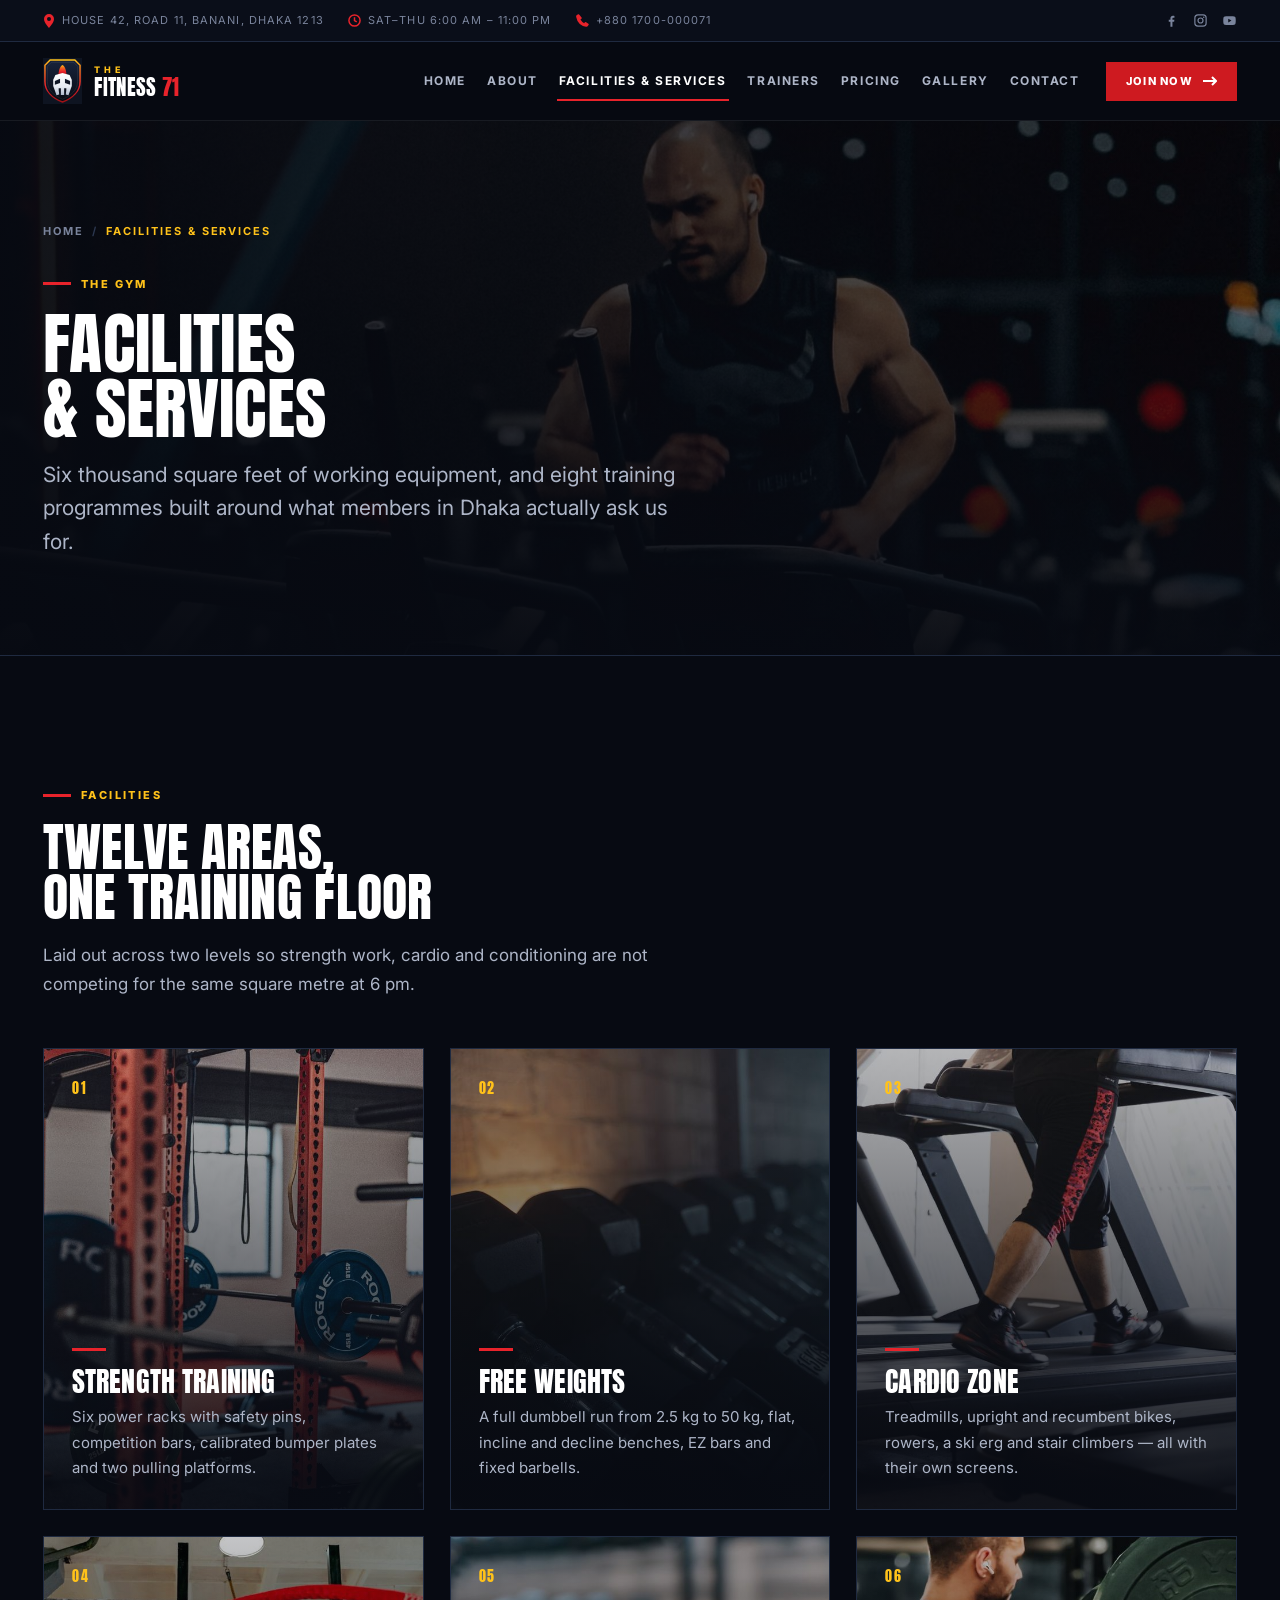
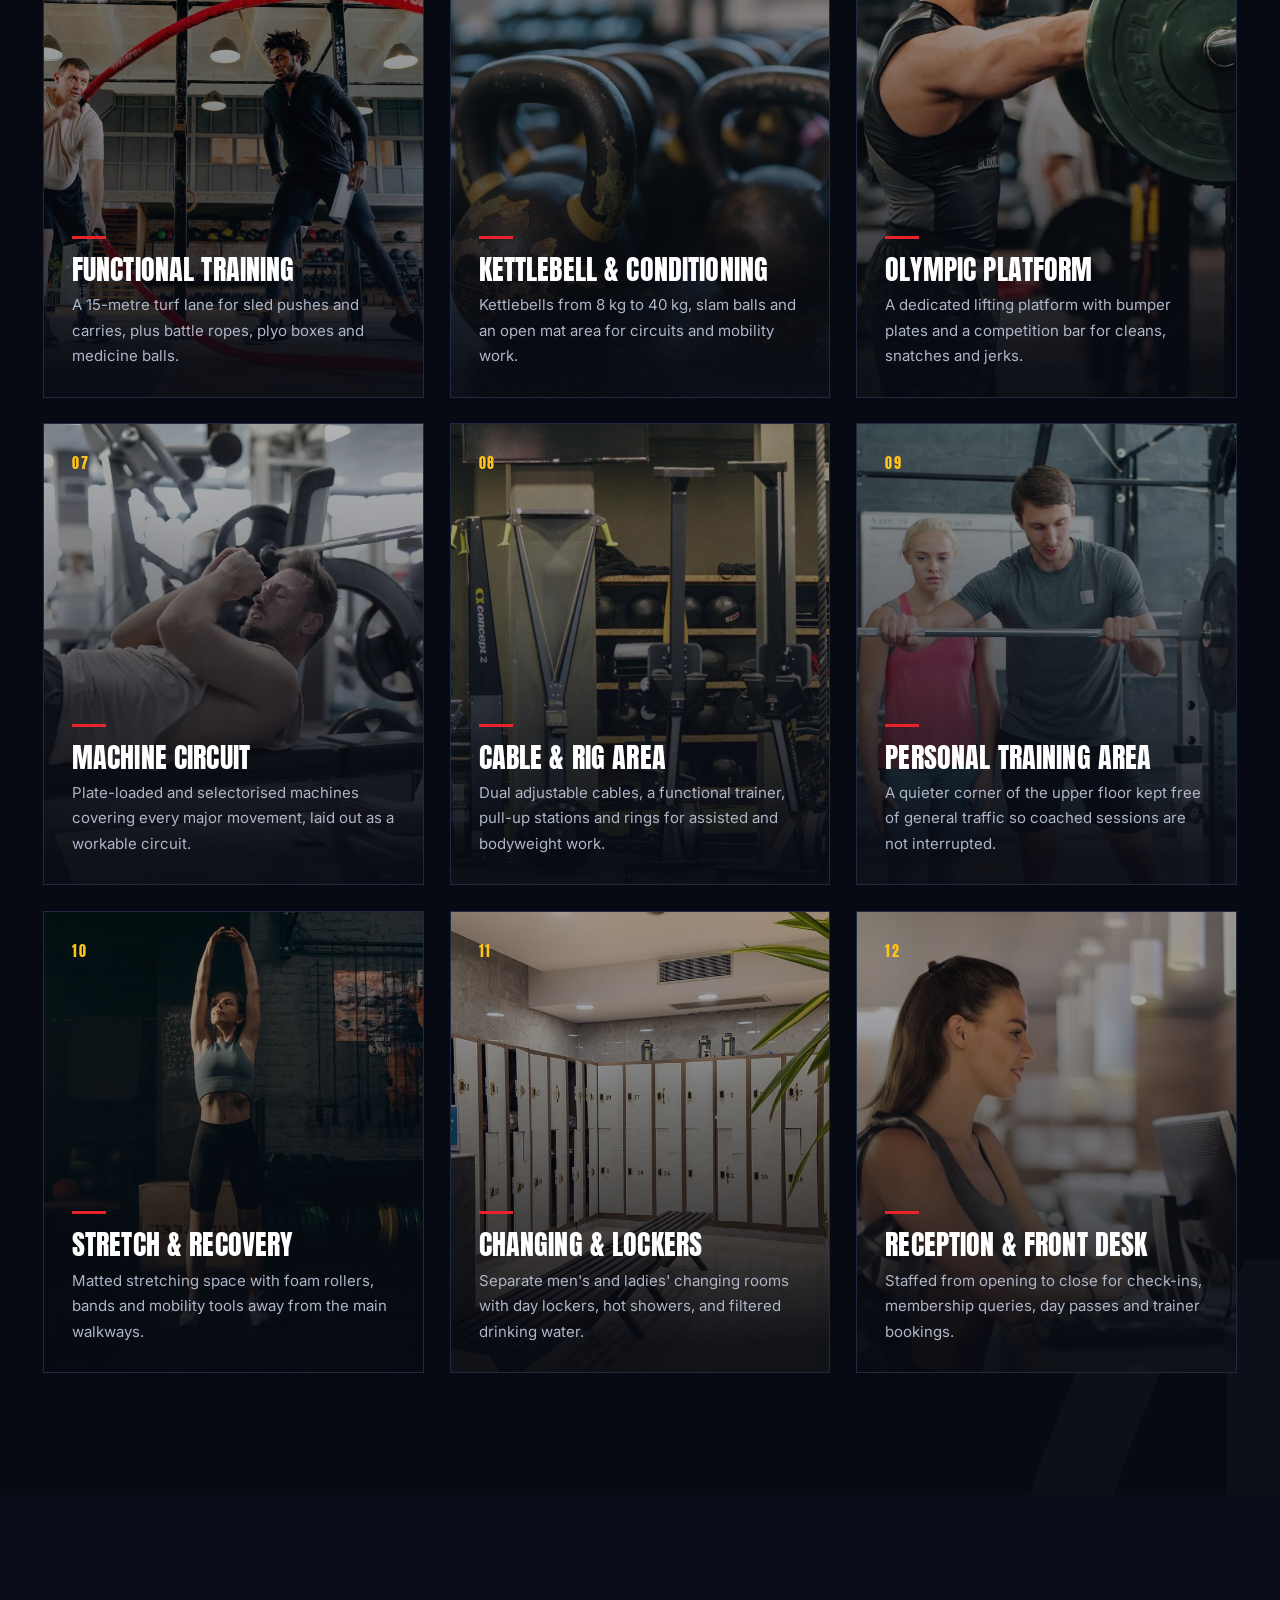
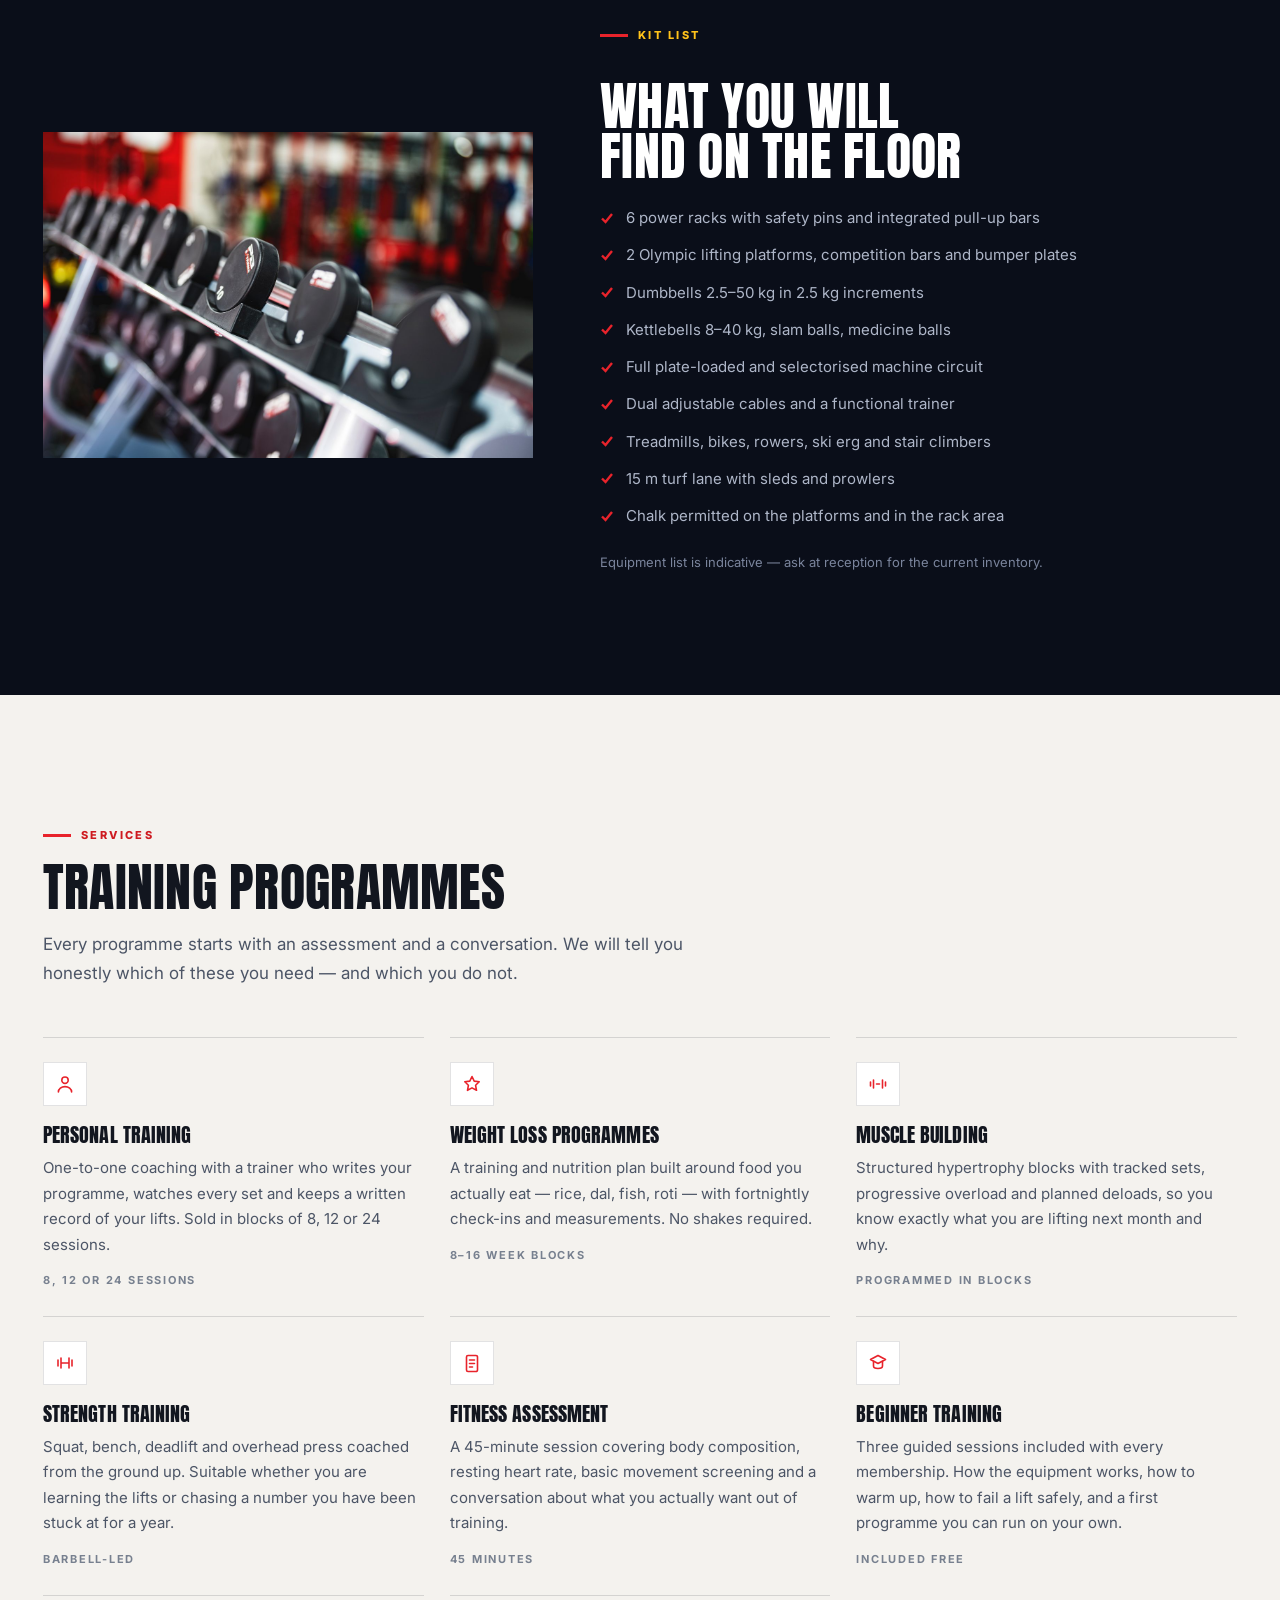
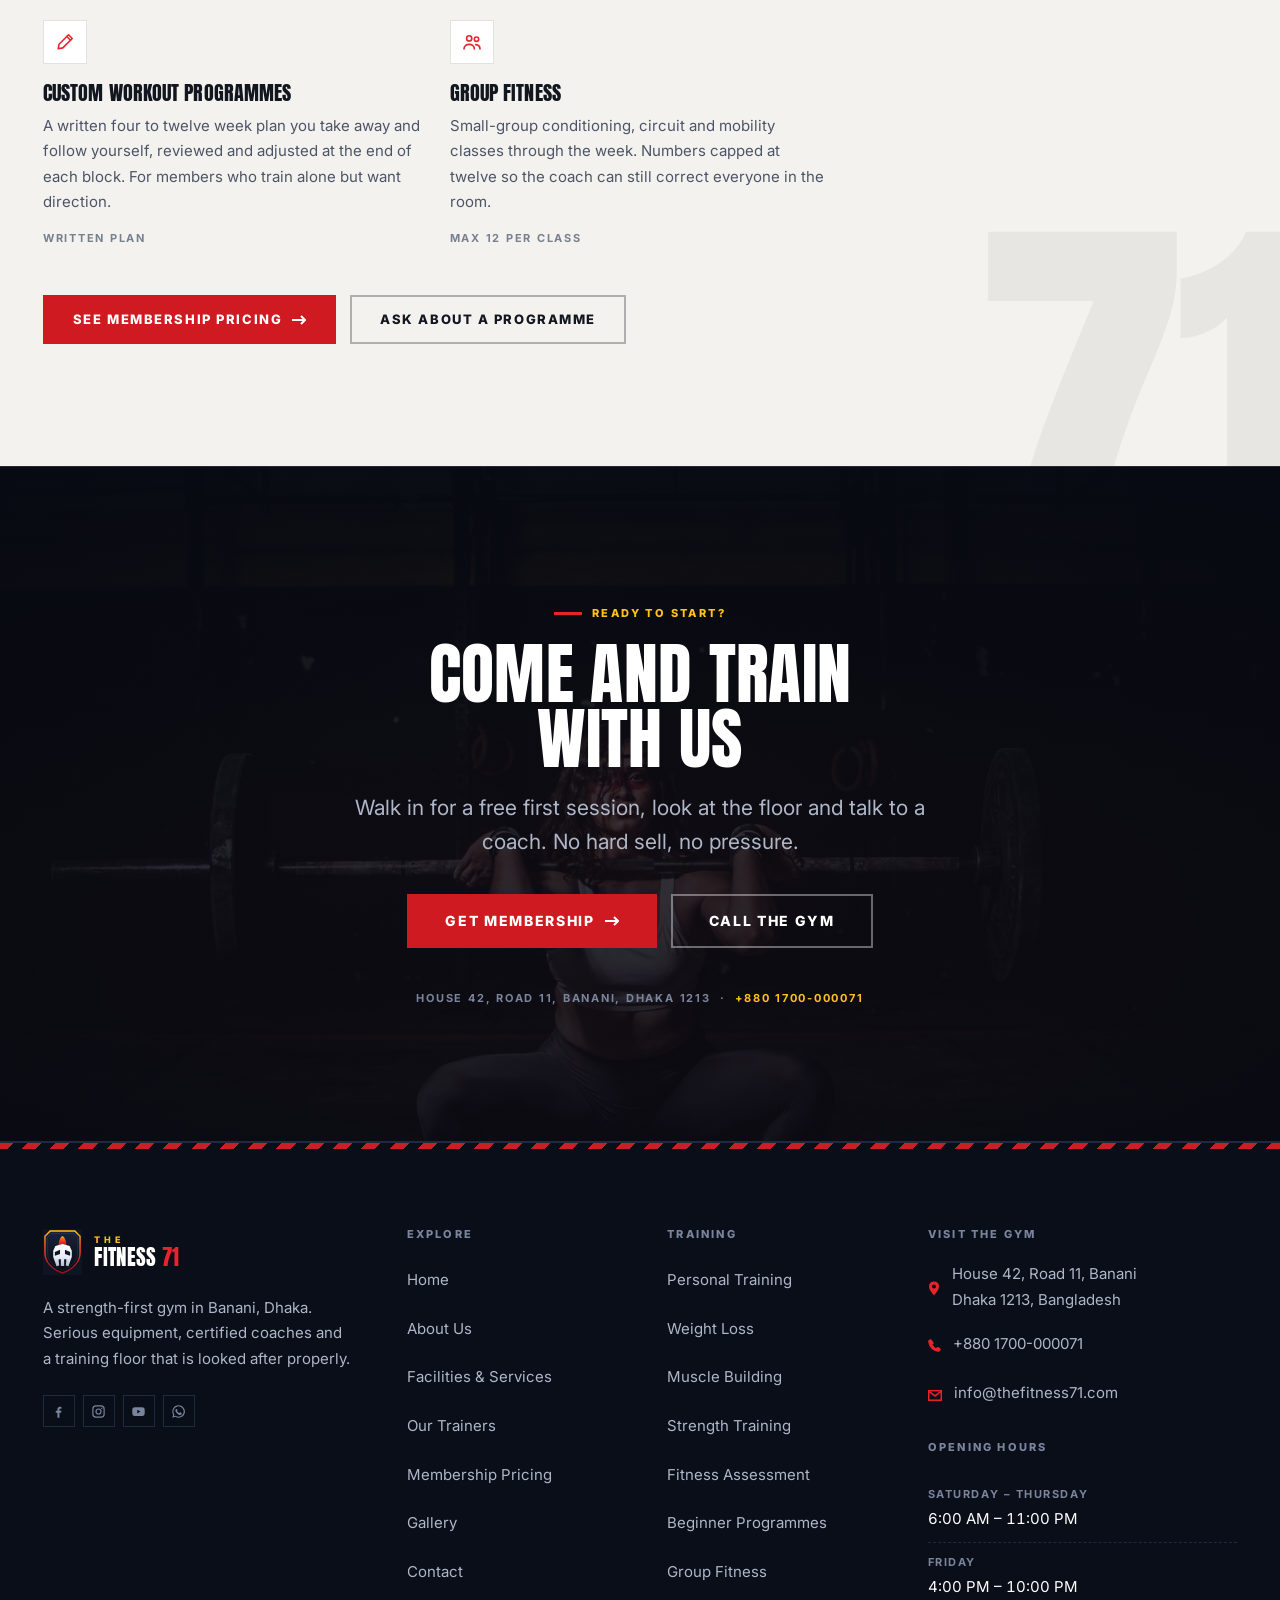
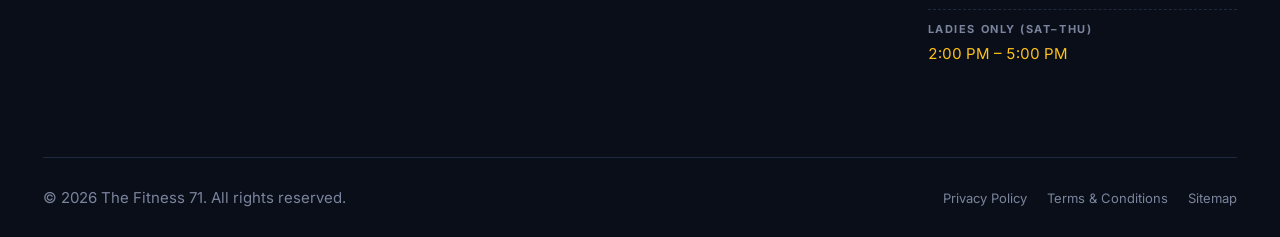
<file: facilities.html>
<!DOCTYPE html>
<html lang="en">
<head>
<meta charset="utf-8">
<meta name="viewport" content="width=device-width, initial-scale=1">
<title>Facilities &amp; Services — Gym Equipment &amp; Personal Training in Dhaka | The Fitness 71</title>
<meta name="description" content="Explore the facilities at The Fitness 71 in Banani, Dhaka: strength training, free weights, cardio, functional training and changing rooms — plus personal training, weight loss and group fitness programmes.">
<link rel="canonical" href="https://www.thefitness71.com/facilities.html">
<meta name="theme-color" content="#070A12">

<meta property="og:type" content="website">
<meta property="og:site_name" content="The Fitness 71">
<meta property="og:title" content="Facilities &amp; Services — Gym Equipment &amp; Personal Training in Dhaka | The Fitness 71">
<meta property="og:description" content="Explore the facilities at The Fitness 71 in Banani, Dhaka: strength training, free weights, cardio, functional training and changing rooms — plus personal training, weight loss and group fitness programmes.">
<meta property="og:url" content="https://www.thefitness71.com/facilities.html">
<meta property="og:image" content="https://www.thefitness71.com/assets/img/hero-facilities.jpg">
<meta property="og:locale" content="en_GB">
<meta name="twitter:card" content="summary_large_image">

<link rel="icon" href="assets/img/favicon.svg" type="image/svg+xml">
<link rel="apple-touch-icon" href="assets/img/favicon.svg">
<link rel="manifest" href="site.webmanifest">

<link rel="preconnect" href="https://fonts.googleapis.com">
<link rel="preconnect" href="https://fonts.gstatic.com" crossorigin>
<link rel="preload" as="image" href="assets/img/hero-facilities.jpg" fetchpriority="high">
<link href="https://fonts.googleapis.com/css2?family=Anton&family=Inter:wght@400;500;600;700;800&display=swap" rel="stylesheet">
<link rel="stylesheet" href="assets/css/style.css">
<script>document.documentElement.className += " js";</script>

<script type="application/ld+json">
{
  "@context": "https://schema.org",
  "@type": "BreadcrumbList",
  "itemListElement": [
    { "@type": "ListItem", "position": 1, "name": "Home", "item": "https://www.thefitness71.com/" },
    { "@type": "ListItem", "position": 2, "name": "Facilities &amp; Services", "item": "https://www.thefitness71.com/facilities.html" }
  ]
}
</script>
</head>
<body>
<a class="skip-link" href="#main">Skip to content</a>

<!-- ══════════════════════════════ TOP BAR ══════════════════════════════ -->
<div class="topbar">
  <div class="container topbar__inner">
    <div class="topbar__items">
      <span><svg width="12" height="14" viewBox="0 0 12 14" fill="currentColor" aria-hidden="true"><path d="M6 0a5 5 0 00-5 5c0 3.6 5 9 5 9s5-5.4 5-9a5 5 0 00-5-5zm0 7a2 2 0 110-4 2 2 0 010 4z"/></svg> House 42, Road 11, Banani, Dhaka 1213</span>
      <span><svg width="13" height="13" viewBox="0 0 14 14" fill="none" stroke="currentColor" stroke-width="1.6" aria-hidden="true"><circle cx="7" cy="7" r="6"/><path d="M7 3.6V7l2.4 1.6"/></svg> Sat–Thu 6:00 AM – 11:00 PM</span>
      <span><svg width="13" height="13" viewBox="0 0 14 14" fill="currentColor" aria-hidden="true"><path d="M3.6.7a1 1 0 00-1.3-.3L1 1.2C.3 1.6 0 2.4.2 3.2a13.4 13.4 0 0010.6 10.6c.8.2 1.6-.1 2-.8l.8-1.3a1 1 0 00-.3-1.3l-2.4-1.6a1 1 0 00-1.3.2l-.8 1a10.6 10.6 0 01-4-4l1-.8a1 1 0 00.2-1.3L3.6.7z"/></svg> <a href="tel:+8801700000071">+880 1700-000071</a></span>
    </div>
    <div class="topbar__socials">
      <a href="https://www.facebook.com/thefitness71" aria-label="The Fitness 71 on Facebook" rel="noopener"><svg width="15" height="15" viewBox="0 0 24 24" fill="currentColor" aria-hidden="true"><path d="M13.5 22v-8h2.7l.4-3.1h-3.1V8.9c0-.9.25-1.5 1.55-1.5H16.7V4.6c-.29-.04-1.27-.12-2.4-.12-2.38 0-4 1.45-4 4.11v2.3H7.6V14h2.7v8h3.2z"/></svg></a>
      <a href="https://www.instagram.com/thefitness71" aria-label="The Fitness 71 on Instagram" rel="noopener"><svg width="15" height="15" viewBox="0 0 24 24" fill="none" stroke="currentColor" stroke-width="1.9" aria-hidden="true"><rect x="3" y="3" width="18" height="18" rx="5"/><circle cx="12" cy="12" r="4"/><circle cx="17.2" cy="6.8" r="1.2" fill="currentColor" stroke="none"/></svg></a>
      <a href="https://www.youtube.com/@thefitness71" aria-label="The Fitness 71 on YouTube" rel="noopener"><svg width="15" height="15" viewBox="0 0 24 24" fill="currentColor" aria-hidden="true"><path d="M21.6 7.2a2.5 2.5 0 00-1.8-1.8C18.2 5 12 5 12 5s-6.2 0-7.8.4A2.5 2.5 0 002.4 7.2 26 26 0 002 12a26 26 0 00.4 4.8 2.5 2.5 0 001.8 1.8C5.8 19 12 19 12 19s6.2 0 7.8-.4a2.5 2.5 0 001.8-1.8A26 26 0 0022 12a26 26 0 00-.4-4.8zM10 15V9l5.2 3-5.2 3z"/></svg></a>
    </div>
  </div>
</div>

<!-- ══════════════════════════════ HEADER ══════════════════════════════ -->
<header class="site-header">
  <div class="container site-header__inner">
    <a class="brand" href="index.html" aria-label="The Fitness 71 — home">
      <img class="brand__mark" src="assets/img/logo-mark.svg" alt="" width="120" height="140" decoding="async">
      <span class="brand__word">
        <span class="brand__the">The</span>
        <span class="brand__name">Fitness <b>71</b></span>
      </span>
    </a>

    <nav class="nav" id="site-nav" aria-label="Main">
      <ul class="nav__list">
        <li class="nav__item"><a class="nav__link" href="index.html">Home</a></li>
        <li class="nav__item"><a class="nav__link" href="about.html">About</a></li>
        <li class="nav__item"><a class="nav__link" href="facilities.html" aria-current="page">Facilities &amp; Services</a></li>
        <li class="nav__item"><a class="nav__link" href="trainers.html">Trainers</a></li>
        <li class="nav__item"><a class="nav__link" href="pricing.html">Pricing</a></li>
        <li class="nav__item"><a class="nav__link" href="gallery.html">Gallery</a></li>
        <li class="nav__item"><a class="nav__link" href="contact.html">Contact</a></li>
      </ul>
      <a class="btn btn--block nav__cta" href="contact.html">Join Now</a>
      <div class="nav__meta">
        <a href="tel:+8801700000071">+880 1700-000071</a>
        <a href="mailto:info@thefitness71.com">info@thefitness71.com</a>
        <span>House 42, Road 11, Banani, Dhaka 1213</span>
      </div>
    </nav>

    <a class="btn btn--sm header__cta" href="contact.html">Join Now <svg class="arw" width="14" height="10" viewBox="0 0 14 10" fill="none" aria-hidden="true"><path d="M9 1l4 4-4 4M13 5H0" stroke="currentColor" stroke-width="2"/></svg></a>

    <button class="nav-toggle" type="button" aria-expanded="false" aria-controls="site-nav" aria-label="Open menu">
      <span class="nav-toggle__bars"><span></span><span></span><span></span></span>
    </button>
  </div>
</header>
<div class="nav-scrim"></div>

<main id="main">

  <section class="page-hero">
    <div class="page-hero__bg">
      <img src="assets/img/hero-facilities.jpg" alt="Wide view of the main training floor at The Fitness 71 in Banani, Dhaka" width="1920" height="900" fetchpriority="high" decoding="async">
    </div>
    <div class="page-hero__scrim"></div>
    <div class="container">
      <div class="page-hero__content">
        <ol class="breadcrumb">
          <li><a href="index.html">Home</a></li>
          <li><span aria-current="page">Facilities &amp; Services</span></li>
        </ol>
        <p class="eyebrow">The gym</p>
        <h1>Facilities<br>&amp; services</h1>
        <p class="lede">Six thousand square feet of working equipment, and eight training programmes built around what members in Dhaka actually ask us for.</p>
      </div>
    </div>
  </section>

  <!-- ═════════════════════════ FACILITIES ═══════════════════════════════ -->
  <section class="section watermark">
    <div class="container">
      <div class="section-head" data-reveal>
        <p class="eyebrow">Facilities</p>
        <h2>Twelve areas,<br>one training floor</h2>
        <p>
          Laid out across two levels so strength work, cardio and conditioning are not
          competing for the same square metre at 6 pm.
        </p>
      </div>

      <div class="grid grid--3">
        <article class="tile tile--tall" id="strength" data-reveal>
          <div class="tile__img"><img src="assets/img/fac-strength.jpg" alt="Red power racks loaded with Olympic plates in the strength training area at The Fitness 71, Dhaka" width="1100" height="800" loading="lazy" decoding="async"></div>
          <div class="tile__body">
            <span class="tile__idx">01</span>
            <div class="tile__rule"></div>
            <h3>Strength Training</h3>
            <p>Six power racks with safety pins, competition bars, calibrated bumper plates and two pulling platforms.</p>
          </div>
        </article>
        <article class="tile tile--tall" id="free-weights" data-reveal>
          <div class="tile__img"><img src="assets/img/fac-free-weights.jpg" alt="Dumbbell rack running along the free weights wall at The Fitness 71, Dhaka" width="1100" height="800" loading="lazy" decoding="async"></div>
          <div class="tile__body">
            <span class="tile__idx">02</span>
            <div class="tile__rule"></div>
            <h3>Free Weights</h3>
            <p>A full dumbbell run from 2.5 kg to 50 kg, flat, incline and decline benches, EZ bars and fixed barbells.</p>
          </div>
        </article>
        <article class="tile tile--tall" id="cardio" data-reveal>
          <div class="tile__img"><img src="assets/img/fac-cardio.jpg" alt="Row of treadmills in the cardio zone at The Fitness 71, Dhaka" width="1100" height="800" loading="lazy" decoding="async"></div>
          <div class="tile__body">
            <span class="tile__idx">03</span>
            <div class="tile__rule"></div>
            <h3>Cardio Zone</h3>
            <p>Treadmills, upright and recumbent bikes, rowers, a ski erg and stair climbers — all with their own screens.</p>
          </div>
        </article>
        <article class="tile tile--tall" id="functional" data-reveal>
          <div class="tile__img"><img src="assets/img/fac-functional.jpg" alt="Two members training with battle ropes in the functional area at The Fitness 71, Dhaka" width="1100" height="800" loading="lazy" decoding="async"></div>
          <div class="tile__body">
            <span class="tile__idx">04</span>
            <div class="tile__rule"></div>
            <h3>Functional Training</h3>
            <p>A 15-metre turf lane for sled pushes and carries, plus battle ropes, plyo boxes and medicine balls.</p>
          </div>
        </article>
        <article class="tile tile--tall" id="conditioning" data-reveal>
          <div class="tile__img"><img src="assets/img/fac-conditioning.jpg" alt="Kettlebells lined up in the conditioning zone at The Fitness 71, Dhaka" width="1100" height="800" loading="lazy" decoding="async"></div>
          <div class="tile__body">
            <span class="tile__idx">05</span>
            <div class="tile__rule"></div>
            <h3>Kettlebell &amp; Conditioning</h3>
            <p>Kettlebells from 8 kg to 40 kg, slam balls and an open mat area for circuits and mobility work.</p>
          </div>
        </article>
        <article class="tile tile--tall" id="platform" data-reveal>
          <div class="tile__img"><img src="assets/img/fac-platform.jpg" alt="Lifter pressing a barbell overhead on the Olympic platform at The Fitness 71, Dhaka" width="1100" height="800" loading="lazy" decoding="async"></div>
          <div class="tile__body">
            <span class="tile__idx">06</span>
            <div class="tile__rule"></div>
            <h3>Olympic Platform</h3>
            <p>A dedicated lifting platform with bumper plates and a competition bar for cleans, snatches and jerks.</p>
          </div>
        </article>
        <article class="tile tile--tall" id="machines" data-reveal>
          <div class="tile__img"><img src="assets/img/fac-machines.jpg" alt="Member using a chest press machine in the machine circuit at The Fitness 71, Dhaka" width="1100" height="800" loading="lazy" decoding="async"></div>
          <div class="tile__body">
            <span class="tile__idx">07</span>
            <div class="tile__rule"></div>
            <h3>Machine Circuit</h3>
            <p>Plate-loaded and selectorised machines covering every major movement, laid out as a workable circuit.</p>
          </div>
        </article>
        <article class="tile tile--tall" id="rig" data-reveal>
          <div class="tile__img"><img src="assets/img/fac-rig.jpg" alt="Functional training rig with cables and pull-up stations at The Fitness 71, Dhaka" width="1100" height="800" loading="lazy" decoding="async"></div>
          <div class="tile__body">
            <span class="tile__idx">08</span>
            <div class="tile__rule"></div>
            <h3>Cable &amp; Rig Area</h3>
            <p>Dual adjustable cables, a functional trainer, pull-up stations and rings for assisted and bodyweight work.</p>
          </div>
        </article>
        <article class="tile tile--tall" id="personal" data-reveal>
          <div class="tile__img"><img src="assets/img/fac-personal.jpg" alt="Trainer coaching a member through a barbell movement at The Fitness 71, Dhaka" width="1100" height="800" loading="lazy" decoding="async"></div>
          <div class="tile__body">
            <span class="tile__idx">09</span>
            <div class="tile__rule"></div>
            <h3>Personal Training Area</h3>
            <p>A quieter corner of the upper floor kept free of general traffic so coached sessions are not interrupted.</p>
          </div>
        </article>
        <article class="tile tile--tall" id="recovery" data-reveal>
          <div class="tile__img"><img src="assets/img/fac-recovery.jpg" alt="Member stretching in the recovery area at The Fitness 71, Dhaka" width="1100" height="800" loading="lazy" decoding="async"></div>
          <div class="tile__body">
            <span class="tile__idx">10</span>
            <div class="tile__rule"></div>
            <h3>Stretch &amp; Recovery</h3>
            <p>Matted stretching space with foam rollers, bands and mobility tools away from the main walkways.</p>
          </div>
        </article>
        <article class="tile tile--tall" id="locker" data-reveal>
          <div class="tile__img"><img src="assets/img/fac-locker.jpg" alt="Clean changing room with lockers and a bench at The Fitness 71, Dhaka" width="1100" height="800" loading="lazy" decoding="async"></div>
          <div class="tile__body">
            <span class="tile__idx">11</span>
            <div class="tile__rule"></div>
            <h3>Changing &amp; Lockers</h3>
            <p>Separate men's and ladies' changing rooms with day lockers, hot showers, and filtered drinking water.</p>
          </div>
        </article>
        <article class="tile tile--tall" id="reception" data-reveal>
          <div class="tile__img"><img src="assets/img/fac-reception.jpg" alt="Member checking in at the gym reception desk at The Fitness 71, Dhaka" width="1100" height="800" loading="lazy" decoding="async"></div>
          <div class="tile__body">
            <span class="tile__idx">12</span>
            <div class="tile__rule"></div>
            <h3>Reception &amp; Front Desk</h3>
            <p>Staffed from opening to close for check-ins, membership queries, day passes and trainer bookings.</p>
          </div>
        </article>
      </div>
    </div>
  </section>

  <!-- ═════════════════════════ EQUIPMENT ════════════════════════════════ -->
  <section class="section section--alt">
    <div class="container">
      <div class="split split--40-60">
        <div data-reveal>
          <img class="full-bleed-img" src="assets/img/gal-05.jpg" alt="Dumbbell and plate storage on the gym floor" width="1400" height="933" loading="lazy" decoding="async" style="aspect-ratio:3/2">
        </div>
        <div class="stack" data-reveal>
          <p class="eyebrow">Kit list</p>
          <h2>What you will<br>find on the floor</h2>
          <ul class="checklist" style="margin-top:1.5rem">
            <li><svg width="14" height="14" viewBox="0 0 14 14" fill="none" aria-hidden="true"><path d="M2 7.5l3.5 3.5L12 3" stroke="currentColor" stroke-width="2.4"/></svg> 6 power racks with safety pins and integrated pull-up bars</li>
            <li><svg width="14" height="14" viewBox="0 0 14 14" fill="none" aria-hidden="true"><path d="M2 7.5l3.5 3.5L12 3" stroke="currentColor" stroke-width="2.4"/></svg> 2 Olympic lifting platforms, competition bars and bumper plates</li>
            <li><svg width="14" height="14" viewBox="0 0 14 14" fill="none" aria-hidden="true"><path d="M2 7.5l3.5 3.5L12 3" stroke="currentColor" stroke-width="2.4"/></svg> Dumbbells 2.5–50 kg in 2.5 kg increments</li>
            <li><svg width="14" height="14" viewBox="0 0 14 14" fill="none" aria-hidden="true"><path d="M2 7.5l3.5 3.5L12 3" stroke="currentColor" stroke-width="2.4"/></svg> Kettlebells 8–40 kg, slam balls, medicine balls</li>
            <li><svg width="14" height="14" viewBox="0 0 14 14" fill="none" aria-hidden="true"><path d="M2 7.5l3.5 3.5L12 3" stroke="currentColor" stroke-width="2.4"/></svg> Full plate-loaded and selectorised machine circuit</li>
            <li><svg width="14" height="14" viewBox="0 0 14 14" fill="none" aria-hidden="true"><path d="M2 7.5l3.5 3.5L12 3" stroke="currentColor" stroke-width="2.4"/></svg> Dual adjustable cables and a functional trainer</li>
            <li><svg width="14" height="14" viewBox="0 0 14 14" fill="none" aria-hidden="true"><path d="M2 7.5l3.5 3.5L12 3" stroke="currentColor" stroke-width="2.4"/></svg> Treadmills, bikes, rowers, ski erg and stair climbers</li>
            <li><svg width="14" height="14" viewBox="0 0 14 14" fill="none" aria-hidden="true"><path d="M2 7.5l3.5 3.5L12 3" stroke="currentColor" stroke-width="2.4"/></svg> 15 m turf lane with sleds and prowlers</li>
            <li><svg width="14" height="14" viewBox="0 0 14 14" fill="none" aria-hidden="true"><path d="M2 7.5l3.5 3.5L12 3" stroke="currentColor" stroke-width="2.4"/></svg> Chalk permitted on the platforms and in the rack area</li>
          </ul>
          <p class="muted" style="margin-top:1.5rem;font-size:var(--fs-small)">
            Equipment list is indicative — ask at reception for the current inventory.
          </p>
        </div>
      </div>
    </div>
  </section>

  <!-- ═══════════════════════════ SERVICES ═══════════════════════════════ -->
  <section class="section section--light watermark">
    <div class="container">
      <div class="section-head" data-reveal>
        <p class="eyebrow">Services</p>
        <h2>Training programmes</h2>
        <p>
          Every programme starts with an assessment and a conversation. We will tell you
          honestly which of these you need — and which you do not.
        </p>
      </div>

      <div class="grid grid--3">
        <article class="feature" id="personal-training" data-reveal>
          <div class="feature__icon">
            <svg width="20" height="20" viewBox="0 0 20 20" fill="none" stroke="currentColor" stroke-width="1.6" stroke-linecap="round" stroke-linejoin="round" aria-hidden="true"><path d="M10 9.4a3.2 3.2 0 100-6.4 3.2 3.2 0 000 6.4zM3.4 18c0-3.2 3-5.4 6.6-5.4s6.6 2.2 6.6 5.4"/></svg>
          </div>
          <h3>Personal Training</h3>
          <p>One-to-one coaching with a trainer who writes your programme, watches every set and keeps a written record of your lifts. Sold in blocks of 8, 12 or 24 sessions.</p>
          <p class="muted" style="margin-top:.875rem;font-size:var(--fs-micro);font-weight:700;letter-spacing:.16em;text-transform:uppercase">8, 12 or 24 sessions</p>
        </article>
        <article class="feature" id="weight-loss" data-reveal>
          <div class="feature__icon">
            <svg width="20" height="20" viewBox="0 0 20 20" fill="none" stroke="currentColor" stroke-width="1.6" stroke-linecap="round" stroke-linejoin="round" aria-hidden="true"><path d="M10 2.5l2.2 4.6 5 .7-3.6 3.5.9 5-4.5-2.4-4.5 2.4.9-5L2.8 7.8l5-.7z"/></svg>
          </div>
          <h3>Weight Loss Programmes</h3>
          <p>A training and nutrition plan built around food you actually eat — rice, dal, fish, roti — with fortnightly check-ins and measurements. No shakes required.</p>
          <p class="muted" style="margin-top:.875rem;font-size:var(--fs-micro);font-weight:700;letter-spacing:.16em;text-transform:uppercase">8–16 week blocks</p>
        </article>
        <article class="feature" id="muscle-building" data-reveal>
          <div class="feature__icon">
            <svg width="20" height="20" viewBox="0 0 20 20" fill="none" stroke="currentColor" stroke-width="1.6" stroke-linecap="round" stroke-linejoin="round" aria-hidden="true"><path d="M2.5 8v4M17.5 8v4M5.5 6v8M14.5 6v8M8.5 10h3"/></svg>
          </div>
          <h3>Muscle Building</h3>
          <p>Structured hypertrophy blocks with tracked sets, progressive overload and planned deloads, so you know exactly what you are lifting next month and why.</p>
          <p class="muted" style="margin-top:.875rem;font-size:var(--fs-micro);font-weight:700;letter-spacing:.16em;text-transform:uppercase">Programmed in blocks</p>
        </article>
        <article class="feature" id="strength-service" data-reveal>
          <div class="feature__icon">
            <svg width="20" height="20" viewBox="0 0 20 20" fill="none" stroke="currentColor" stroke-width="1.6" stroke-linecap="round" stroke-linejoin="round" aria-hidden="true"><path d="M3 7v6M17 7v6M6 5v10M14 5v10M6 10h8"/></svg>
          </div>
          <h3>Strength Training</h3>
          <p>Squat, bench, deadlift and overhead press coached from the ground up. Suitable whether you are learning the lifts or chasing a number you have been stuck at for a year.</p>
          <p class="muted" style="margin-top:.875rem;font-size:var(--fs-micro);font-weight:700;letter-spacing:.16em;text-transform:uppercase">Barbell-led</p>
        </article>
        <article class="feature" id="assessment" data-reveal>
          <div class="feature__icon">
            <svg width="20" height="20" viewBox="0 0 20 20" fill="none" stroke="currentColor" stroke-width="1.6" stroke-linecap="round" stroke-linejoin="round" aria-hidden="true"><path d="M6 2.5h8a1.5 1.5 0 011.5 1.5v13A1.5 1.5 0 0114 18.5H6A1.5 1.5 0 014.5 17V4A1.5 1.5 0 016 2.5z"/><path d="M7.5 7h5M7.5 10.5h5M7.5 14h3"/></svg>
          </div>
          <h3>Fitness Assessment</h3>
          <p>A 45-minute session covering body composition, resting heart rate, basic movement screening and a conversation about what you actually want out of training.</p>
          <p class="muted" style="margin-top:.875rem;font-size:var(--fs-micro);font-weight:700;letter-spacing:.16em;text-transform:uppercase">45 minutes</p>
        </article>
        <article class="feature" id="beginner" data-reveal>
          <div class="feature__icon">
            <svg width="20" height="20" viewBox="0 0 20 20" fill="none" stroke="currentColor" stroke-width="1.6" stroke-linecap="round" stroke-linejoin="round" aria-hidden="true"><path d="M10 2.5l7.5 4-7.5 4-7.5-4z"/><path d="M5.5 8.5V13c0 1.4 2 2.5 4.5 2.5s4.5-1.1 4.5-2.5V8.5"/></svg>
          </div>
          <h3>Beginner Training</h3>
          <p>Three guided sessions included with every membership. How the equipment works, how to warm up, how to fail a lift safely, and a first programme you can run on your own.</p>
          <p class="muted" style="margin-top:.875rem;font-size:var(--fs-micro);font-weight:700;letter-spacing:.16em;text-transform:uppercase">Included free</p>
        </article>
        <article class="feature" id="custom" data-reveal>
          <div class="feature__icon">
            <svg width="20" height="20" viewBox="0 0 20 20" fill="none" stroke="currentColor" stroke-width="1.6" stroke-linecap="round" stroke-linejoin="round" aria-hidden="true"><path d="M13.5 2.8l3.7 3.7-9.4 9.4-4.6.9.9-4.6z"/><path d="M11.8 4.5l3.7 3.7"/></svg>
          </div>
          <h3>Custom Workout Programmes</h3>
          <p>A written four to twelve week plan you take away and follow yourself, reviewed and adjusted at the end of each block. For members who train alone but want direction.</p>
          <p class="muted" style="margin-top:.875rem;font-size:var(--fs-micro);font-weight:700;letter-spacing:.16em;text-transform:uppercase">Written plan</p>
        </article>
        <article class="feature" id="group" data-reveal>
          <div class="feature__icon">
            <svg width="20" height="20" viewBox="0 0 20 20" fill="none" stroke="currentColor" stroke-width="1.6" stroke-linecap="round" stroke-linejoin="round" aria-hidden="true"><path d="M7.2 9a2.6 2.6 0 100-5.2A2.6 2.6 0 007.2 9zM14.5 9.4a2.2 2.2 0 100-4.4 2.2 2.2 0 000 4.4z"/><path d="M2 17c0-2.8 2.3-4.6 5.2-4.6s5.2 1.8 5.2 4.6M13.6 12.6c2.5.2 4.4 1.9 4.4 4.4"/></svg>
          </div>
          <h3>Group Fitness</h3>
          <p>Small-group conditioning, circuit and mobility classes through the week. Numbers capped at twelve so the coach can still correct everyone in the room.</p>
          <p class="muted" style="margin-top:.875rem;font-size:var(--fs-micro);font-weight:700;letter-spacing:.16em;text-transform:uppercase">Max 12 per class</p>
        </article>
      </div>

      <div class="btn-row" style="margin-top:3rem" data-reveal>
        <a class="btn" href="pricing.html">See membership pricing <svg class="arw" width="14" height="10" viewBox="0 0 14 10" fill="none" aria-hidden="true"><path d="M9 1l4 4-4 4M13 5H0" stroke="currentColor" stroke-width="2"/></svg></a>
        <a class="btn btn--dark" href="contact.html">Ask about a programme</a>
      </div>
    </div>
  </section>

  <!-- ══════════════════════════ FINAL CTA ═══════════════════════════════ -->
  <section class="cta-band">
    <div class="cta-band__bg">
      <img src="assets/img/cta-band.jpg" alt="" aria-hidden="true" width="1920" height="900" loading="lazy" decoding="async">
    </div>
    <div class="cta-band__scrim"></div>
    <div class="container">
      <p class="eyebrow" style="justify-content:center">Ready to start?</p>
      <h2>Come and train<br>with us</h2>
      <p class="lede">
        Walk in for a free first session, look at the floor and talk to a coach.
        No hard sell, no pressure.
      </p>
      <div class="btn-row">
        <a class="btn btn--lg" href="contact.html">Get Membership <svg class="arw" width="14" height="10" viewBox="0 0 14 10" fill="none" aria-hidden="true"><path d="M9 1l4 4-4 4M13 5H0" stroke="currentColor" stroke-width="2"/></svg></a>
        <a class="btn btn--lg btn--ghost" href="tel:+8801700000071">Call the gym</a>
      </div>
      <p class="cta-band__meta">
        House 42, Road 11, Banani, Dhaka 1213 &nbsp;·&nbsp;
        <a href="tel:+8801700000071">+880 1700-000071</a>
      </p>
    </div>
  </section>

</main>

<!-- ══════════════════════════════ FOOTER ══════════════════════════════ -->
<footer class="site-footer">
  <div class="hazard"></div>
  <div class="container site-footer__top">
    <div>
      <a class="brand" href="index.html" aria-label="The Fitness 71 — home">
      <img class="brand__mark" src="assets/img/logo-mark.svg" alt="" width="120" height="140" loading="lazy" decoding="async">
      <span class="brand__word">
        <span class="brand__the">The</span>
        <span class="brand__name">Fitness <b>71</b></span>
      </span>
    </a>
      <p>
        A strength-first gym in Banani, Dhaka. Serious equipment, certified coaches
        and a training floor that is looked after properly.
      </p>
      <div class="site-footer__socials socials">
        <a href="https://www.facebook.com/thefitness71" aria-label="Facebook" rel="noopener"><svg width="15" height="15" viewBox="0 0 24 24" fill="currentColor" aria-hidden="true"><path d="M13.5 22v-8h2.7l.4-3.1h-3.1V8.9c0-.9.25-1.5 1.55-1.5H16.7V4.6c-.29-.04-1.27-.12-2.4-.12-2.38 0-4 1.45-4 4.11v2.3H7.6V14h2.7v8h3.2z"/></svg></a>
        <a href="https://www.instagram.com/thefitness71" aria-label="Instagram" rel="noopener"><svg width="15" height="15" viewBox="0 0 24 24" fill="none" stroke="currentColor" stroke-width="1.9" aria-hidden="true"><rect x="3" y="3" width="18" height="18" rx="5"/><circle cx="12" cy="12" r="4"/><circle cx="17.2" cy="6.8" r="1.2" fill="currentColor" stroke="none"/></svg></a>
        <a href="https://www.youtube.com/@thefitness71" aria-label="YouTube" rel="noopener"><svg width="15" height="15" viewBox="0 0 24 24" fill="currentColor" aria-hidden="true"><path d="M21.6 7.2a2.5 2.5 0 00-1.8-1.8C18.2 5 12 5 12 5s-6.2 0-7.8.4A2.5 2.5 0 002.4 7.2 26 26 0 002 12a26 26 0 00.4 4.8 2.5 2.5 0 001.8 1.8C5.8 19 12 19 12 19s6.2 0 7.8-.4a2.5 2.5 0 001.8-1.8A26 26 0 0022 12a26 26 0 00-.4-4.8zM10 15V9l5.2 3-5.2 3z"/></svg></a>
        <a href="https://wa.me/8801700000071" aria-label="WhatsApp" rel="noopener"><svg width="15" height="15" viewBox="0 0 24 24" fill="currentColor" aria-hidden="true"><path d="M12 2a10 10 0 00-8.6 15l-1.3 4.8 4.9-1.3A10 10 0 1012 2zm0 18.2a8.2 8.2 0 01-4.2-1.2l-.3-.2-2.9.8.8-2.8-.2-.3A8.2 8.2 0 1112 20.2zm4.5-6.1c-.2-.1-1.4-.7-1.7-.8-.2-.1-.4-.1-.5.1l-.7.9c-.1.2-.3.2-.5.1a6.7 6.7 0 01-3.3-2.9c-.1-.2 0-.4.1-.5l.4-.5c.1-.2.1-.3 0-.5l-.7-1.7c-.2-.4-.4-.4-.5-.4h-.5a1 1 0 00-.7.3 3 3 0 00-.9 2.2 5.2 5.2 0 001.1 2.8 11.8 11.8 0 004.5 4c2.1.8 2.1.5 2.5.5a2.6 2.6 0 001.7-1.2 2.1 2.1 0 00.1-1.2z"/></svg></a>
      </div>
    </div>

    <div>
      <h2>Explore</h2>
      <ul class="f-list">
        <li><a href="index.html">Home</a></li>
        <li><a href="about.html">About Us</a></li>
        <li><a href="facilities.html">Facilities &amp; Services</a></li>
        <li><a href="trainers.html">Our Trainers</a></li>
        <li><a href="pricing.html">Membership Pricing</a></li>
        <li><a href="gallery.html">Gallery</a></li>
        <li><a href="contact.html">Contact</a></li>
      </ul>
    </div>

    <div>
      <h2>Training</h2>
      <ul class="f-list">
        <li><a href="facilities.html#personal-training">Personal Training</a></li>
        <li><a href="facilities.html#weight-loss">Weight Loss</a></li>
        <li><a href="facilities.html#muscle-building">Muscle Building</a></li>
        <li><a href="facilities.html#strength-service">Strength Training</a></li>
        <li><a href="facilities.html#assessment">Fitness Assessment</a></li>
        <li><a href="facilities.html#beginner">Beginner Programmes</a></li>
        <li><a href="facilities.html#group">Group Fitness</a></li>
      </ul>
    </div>

    <div>
      <h2>Visit the gym</h2>
      <ul class="f-contact">
        <li>
          <svg width="12" height="14" viewBox="0 0 12 14" fill="currentColor" aria-hidden="true"><path d="M6 0a5 5 0 00-5 5c0 3.6 5 9 5 9s5-5.4 5-9a5 5 0 00-5-5zm0 7a2 2 0 110-4 2 2 0 010 4z"/></svg>
          <span>House 42, Road 11, Banani<br>Dhaka 1213, Bangladesh</span>
        </li>
        <li><svg width="13" height="13" viewBox="0 0 14 14" fill="currentColor" aria-hidden="true"><path d="M3.6.7a1 1 0 00-1.3-.3L1 1.2C.3 1.6 0 2.4.2 3.2a13.4 13.4 0 0010.6 10.6c.8.2 1.6-.1 2-.8l.8-1.3a1 1 0 00-.3-1.3l-2.4-1.6a1 1 0 00-1.3.2l-.8 1a10.6 10.6 0 01-4-4l1-.8a1 1 0 00.2-1.3L3.6.7z"/></svg><a href="tel:+8801700000071">+880 1700-000071</a></li>
        <li><svg width="14" height="11" viewBox="0 0 14 11" fill="none" stroke="currentColor" stroke-width="1.5" aria-hidden="true"><rect x=".75" y=".75" width="12.5" height="9.5"/><path d="M1 1.5l6 4.5 6-4.5"/></svg><a href="mailto:info@thefitness71.com">info@thefitness71.com</a></li>
      </ul>

      <h2 style="margin-top:2rem">Opening hours</h2>
      <ul class="hours">
        <li><span>Saturday – Thursday</span><span>6:00 AM – 11:00 PM</span></li>
        <li><span>Friday</span><span>4:00 PM – 10:00 PM</span></li>
        <li class="is-highlight"><span>Ladies only (Sat–Thu)</span><span>2:00 PM – 5:00 PM</span></li>
      </ul>
    </div>
  </div>

  <div class="container">
    <div class="site-footer__bar">
      <p>&copy; <span data-year>2026</span> The Fitness 71. All rights reserved.</p>
      <div class="site-footer__legal">
        <a href="privacy.html">Privacy Policy</a>
        <a href="terms.html">Terms &amp; Conditions</a>
        <a href="sitemap.xml">Sitemap</a>
      </div>
    </div>
  </div>
</footer>

<button class="to-top" type="button" aria-label="Back to top"><svg width="14" height="10" viewBox="0 0 14 10" fill="none" aria-hidden="true"><path d="M1 8l6-6 6 6" stroke="currentColor" stroke-width="2"/></svg></button>

<script src="assets/js/main.js" defer></script>
</body>
</html>
</file>
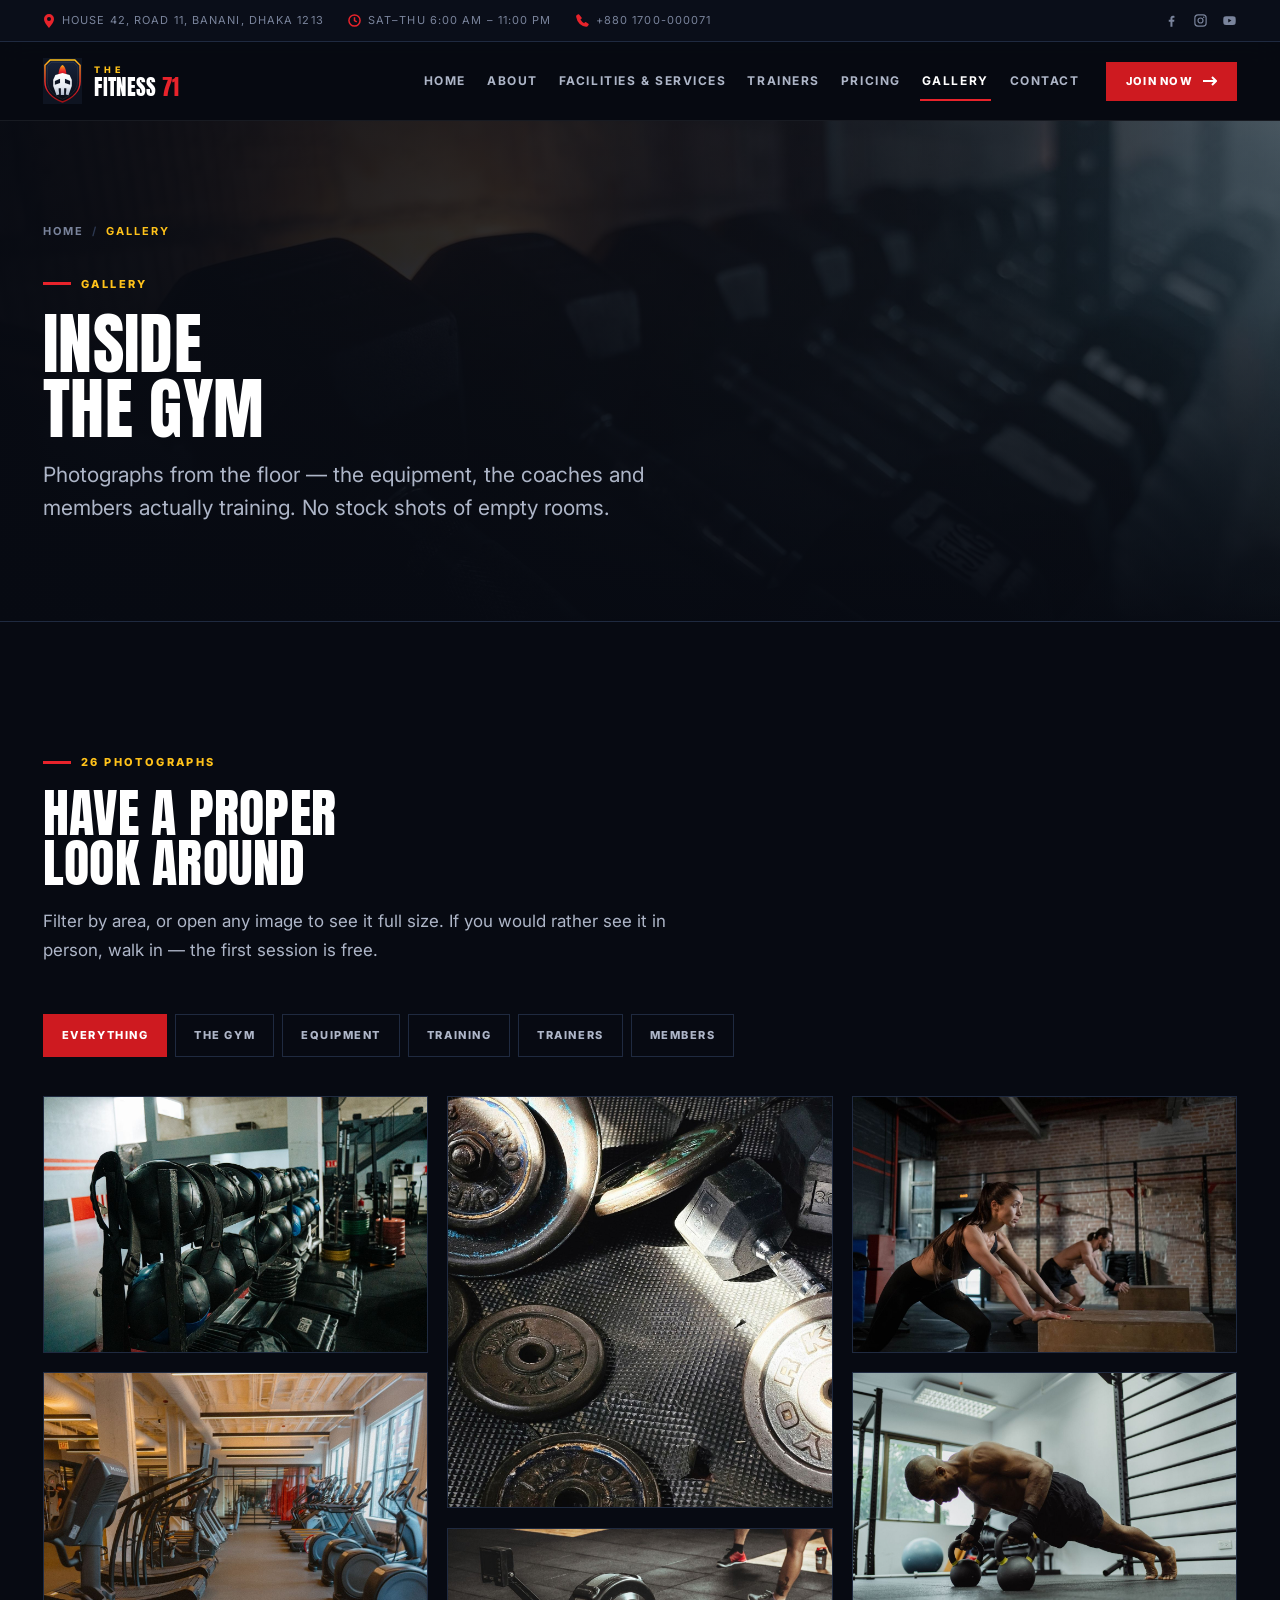
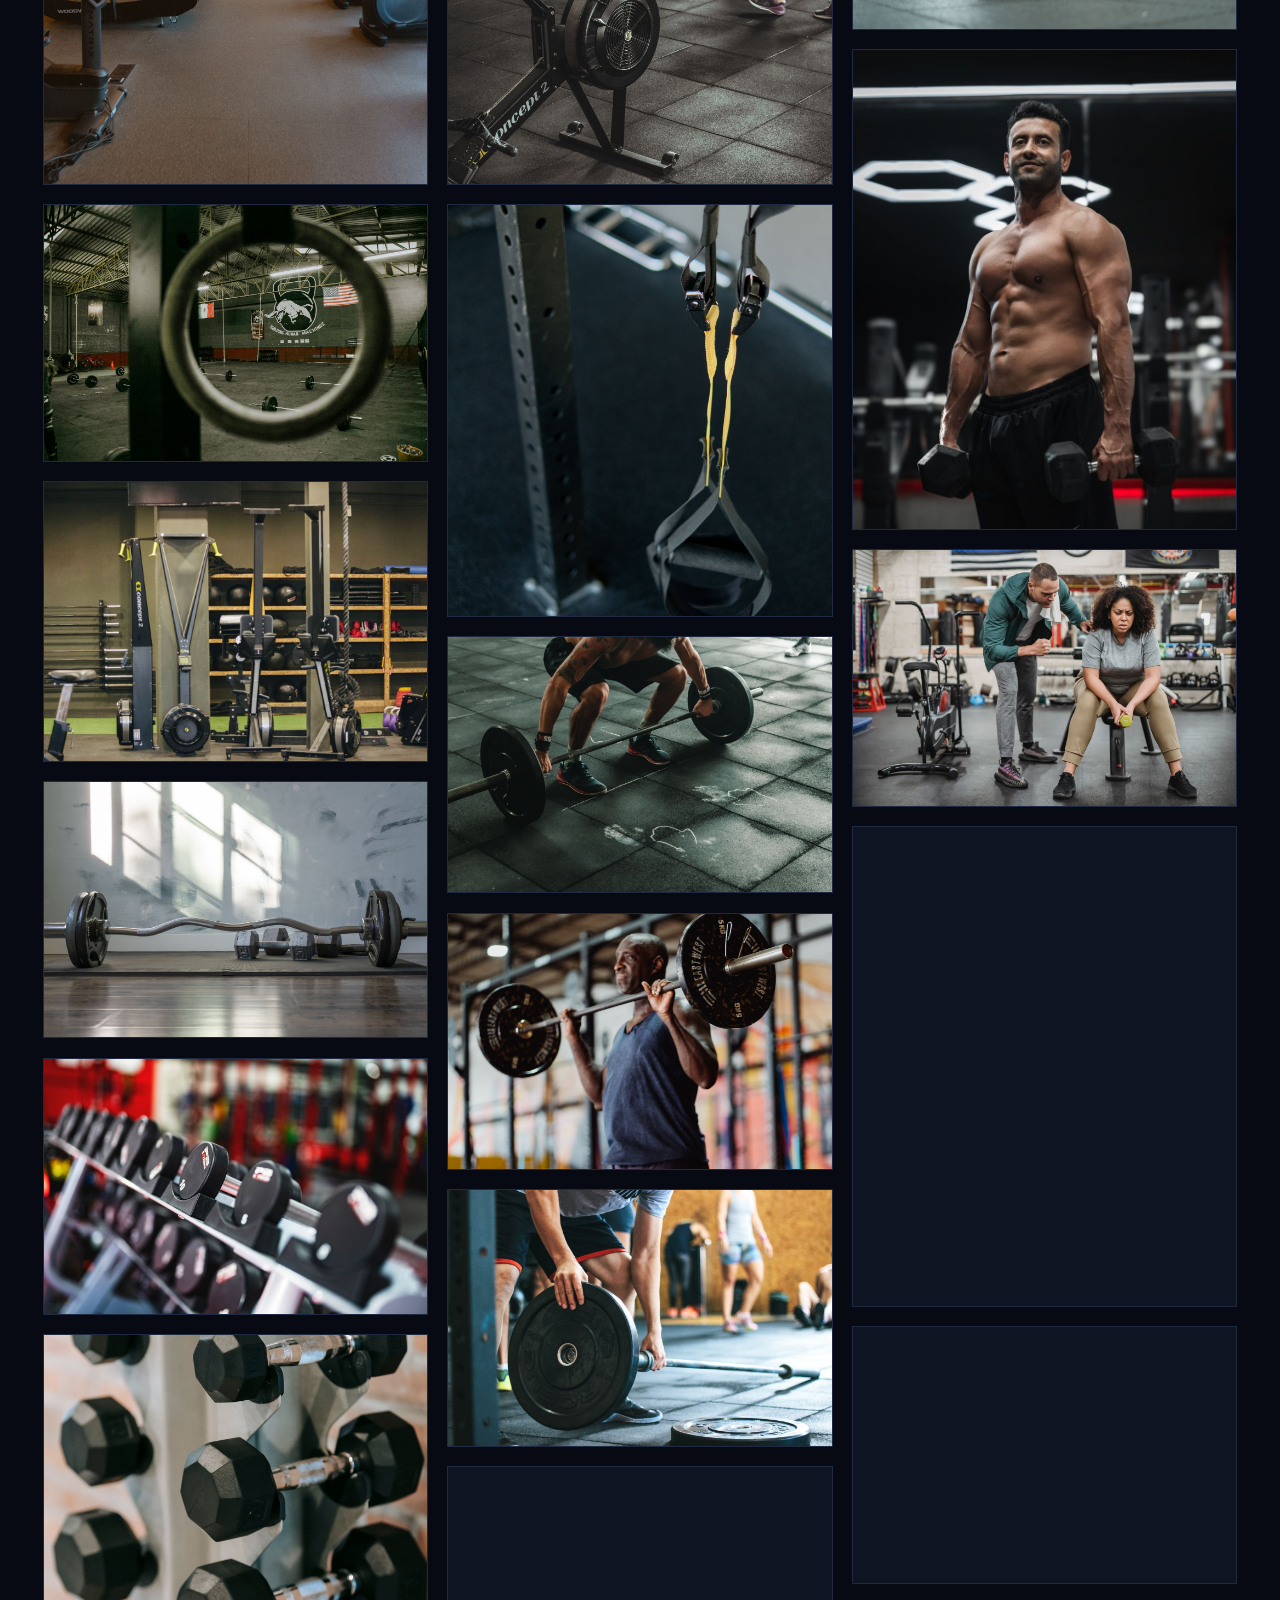
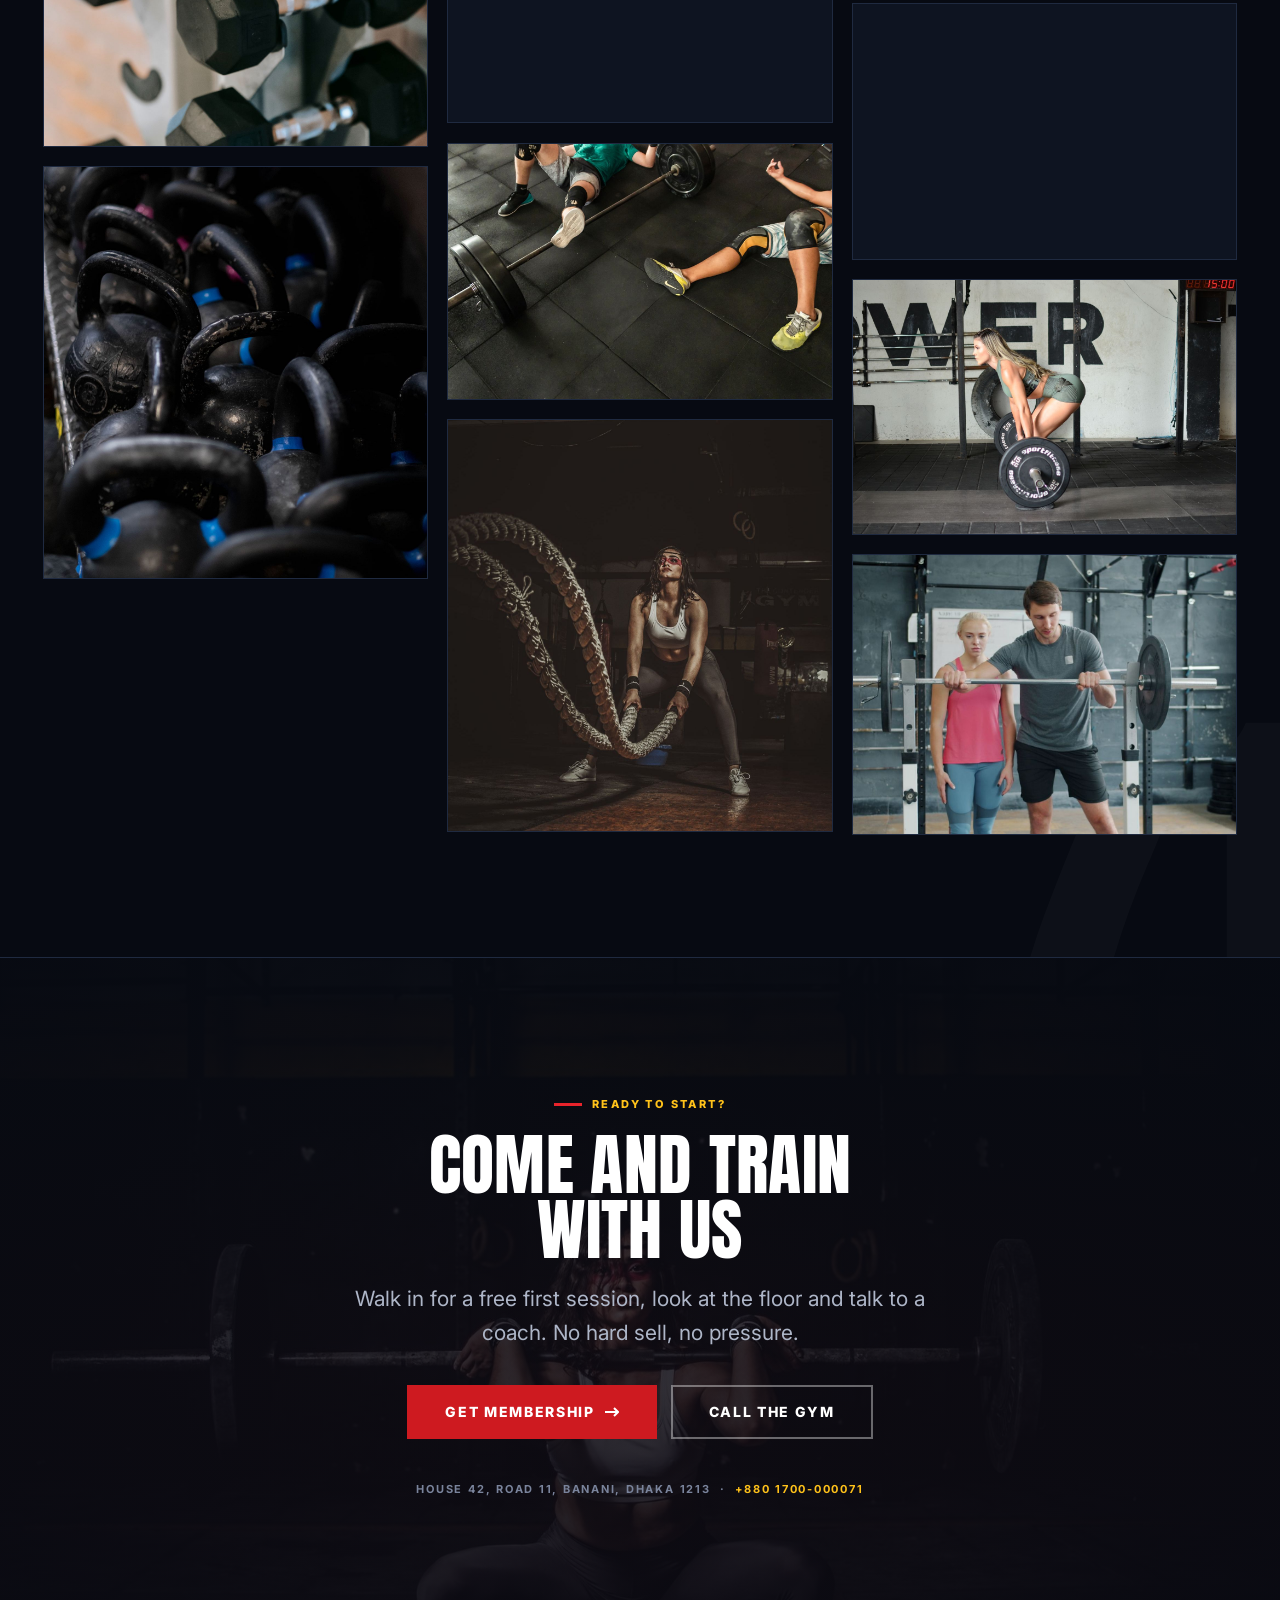
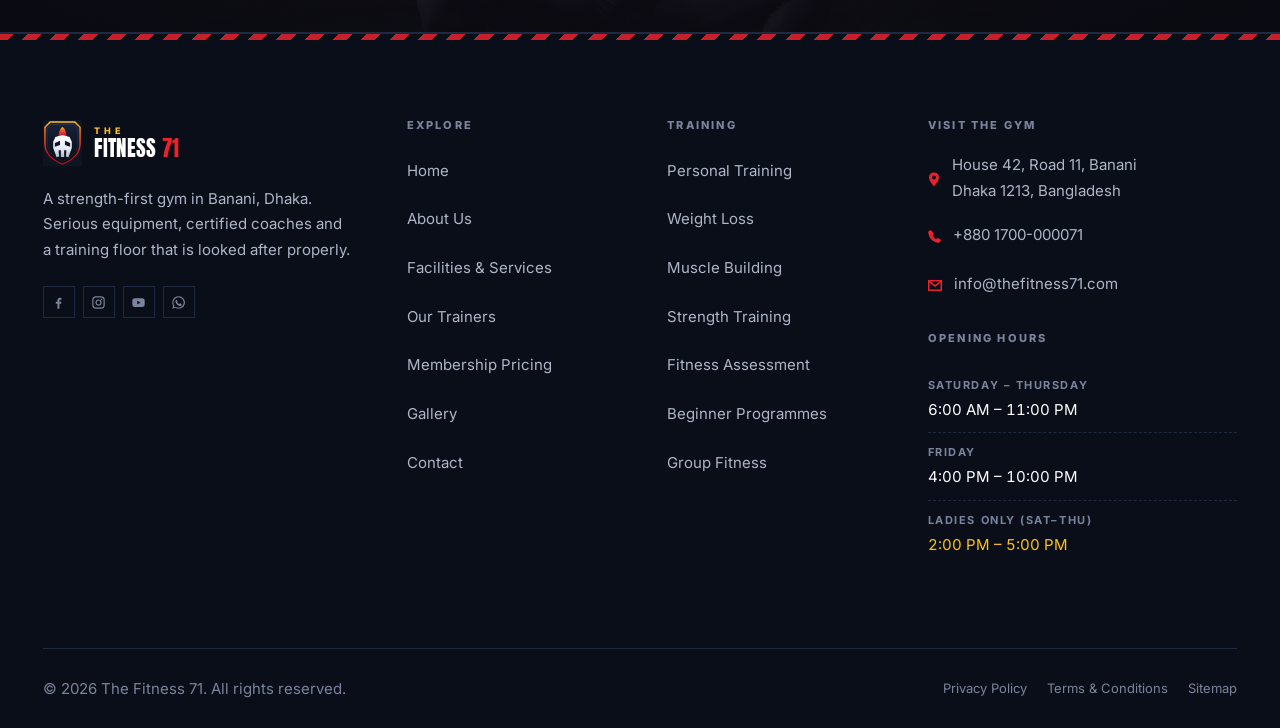
<file: gallery.html>
<!DOCTYPE html>
<html lang="en">
<head>
<meta charset="utf-8">
<meta name="viewport" content="width=device-width, initial-scale=1">
<title>Gallery — Inside Our Gym in Banani, Dhaka | The Fitness 71</title>
<meta name="description" content="Photo gallery of The Fitness 71 gym in Banani, Dhaka — the training floor, equipment, coaches and members. See the fitness center before you visit.">
<link rel="canonical" href="https://www.thefitness71.com/gallery.html">
<meta name="theme-color" content="#070A12">

<meta property="og:type" content="website">
<meta property="og:site_name" content="The Fitness 71">
<meta property="og:title" content="Gallery — Inside Our Gym in Banani, Dhaka | The Fitness 71">
<meta property="og:description" content="Photo gallery of The Fitness 71 gym in Banani, Dhaka — the training floor, equipment, coaches and members. See the fitness center before you visit.">
<meta property="og:url" content="https://www.thefitness71.com/gallery.html">
<meta property="og:image" content="https://www.thefitness71.com/assets/img/hero-gallery.jpg">
<meta property="og:locale" content="en_GB">
<meta name="twitter:card" content="summary_large_image">

<link rel="icon" href="assets/img/favicon.svg" type="image/svg+xml">
<link rel="apple-touch-icon" href="assets/img/favicon.svg">
<link rel="manifest" href="site.webmanifest">

<link rel="preconnect" href="https://fonts.googleapis.com">
<link rel="preconnect" href="https://fonts.gstatic.com" crossorigin>
<link rel="preload" as="image" href="assets/img/hero-gallery.jpg" fetchpriority="high">
<link href="https://fonts.googleapis.com/css2?family=Anton&family=Inter:wght@400;500;600;700;800&display=swap" rel="stylesheet">
<link rel="stylesheet" href="assets/css/style.css">
<script>document.documentElement.className += " js";</script>

<script type="application/ld+json">
{
  "@context": "https://schema.org",
  "@type": "BreadcrumbList",
  "itemListElement": [
    { "@type": "ListItem", "position": 1, "name": "Home", "item": "https://www.thefitness71.com/" },
    { "@type": "ListItem", "position": 2, "name": "Gallery", "item": "https://www.thefitness71.com/gallery.html" }
  ]
}
</script>
</head>
<body>
<a class="skip-link" href="#main">Skip to content</a>

<!-- ══════════════════════════════ TOP BAR ══════════════════════════════ -->
<div class="topbar">
  <div class="container topbar__inner">
    <div class="topbar__items">
      <span><svg width="12" height="14" viewBox="0 0 12 14" fill="currentColor" aria-hidden="true"><path d="M6 0a5 5 0 00-5 5c0 3.6 5 9 5 9s5-5.4 5-9a5 5 0 00-5-5zm0 7a2 2 0 110-4 2 2 0 010 4z"/></svg> House 42, Road 11, Banani, Dhaka 1213</span>
      <span><svg width="13" height="13" viewBox="0 0 14 14" fill="none" stroke="currentColor" stroke-width="1.6" aria-hidden="true"><circle cx="7" cy="7" r="6"/><path d="M7 3.6V7l2.4 1.6"/></svg> Sat–Thu 6:00 AM – 11:00 PM</span>
      <span><svg width="13" height="13" viewBox="0 0 14 14" fill="currentColor" aria-hidden="true"><path d="M3.6.7a1 1 0 00-1.3-.3L1 1.2C.3 1.6 0 2.4.2 3.2a13.4 13.4 0 0010.6 10.6c.8.2 1.6-.1 2-.8l.8-1.3a1 1 0 00-.3-1.3l-2.4-1.6a1 1 0 00-1.3.2l-.8 1a10.6 10.6 0 01-4-4l1-.8a1 1 0 00.2-1.3L3.6.7z"/></svg> <a href="tel:+8801700000071">+880 1700-000071</a></span>
    </div>
    <div class="topbar__socials">
      <a href="https://www.facebook.com/thefitness71" aria-label="The Fitness 71 on Facebook" rel="noopener"><svg width="15" height="15" viewBox="0 0 24 24" fill="currentColor" aria-hidden="true"><path d="M13.5 22v-8h2.7l.4-3.1h-3.1V8.9c0-.9.25-1.5 1.55-1.5H16.7V4.6c-.29-.04-1.27-.12-2.4-.12-2.38 0-4 1.45-4 4.11v2.3H7.6V14h2.7v8h3.2z"/></svg></a>
      <a href="https://www.instagram.com/thefitness71" aria-label="The Fitness 71 on Instagram" rel="noopener"><svg width="15" height="15" viewBox="0 0 24 24" fill="none" stroke="currentColor" stroke-width="1.9" aria-hidden="true"><rect x="3" y="3" width="18" height="18" rx="5"/><circle cx="12" cy="12" r="4"/><circle cx="17.2" cy="6.8" r="1.2" fill="currentColor" stroke="none"/></svg></a>
      <a href="https://www.youtube.com/@thefitness71" aria-label="The Fitness 71 on YouTube" rel="noopener"><svg width="15" height="15" viewBox="0 0 24 24" fill="currentColor" aria-hidden="true"><path d="M21.6 7.2a2.5 2.5 0 00-1.8-1.8C18.2 5 12 5 12 5s-6.2 0-7.8.4A2.5 2.5 0 002.4 7.2 26 26 0 002 12a26 26 0 00.4 4.8 2.5 2.5 0 001.8 1.8C5.8 19 12 19 12 19s6.2 0 7.8-.4a2.5 2.5 0 001.8-1.8A26 26 0 0022 12a26 26 0 00-.4-4.8zM10 15V9l5.2 3-5.2 3z"/></svg></a>
    </div>
  </div>
</div>

<!-- ══════════════════════════════ HEADER ══════════════════════════════ -->
<header class="site-header">
  <div class="container site-header__inner">
    <a class="brand" href="index.html" aria-label="The Fitness 71 — home">
      <img class="brand__mark" src="assets/img/logo-mark.svg" alt="" width="120" height="140" decoding="async">
      <span class="brand__word">
        <span class="brand__the">The</span>
        <span class="brand__name">Fitness <b>71</b></span>
      </span>
    </a>

    <nav class="nav" id="site-nav" aria-label="Main">
      <ul class="nav__list">
        <li class="nav__item"><a class="nav__link" href="index.html">Home</a></li>
        <li class="nav__item"><a class="nav__link" href="about.html">About</a></li>
        <li class="nav__item"><a class="nav__link" href="facilities.html">Facilities &amp; Services</a></li>
        <li class="nav__item"><a class="nav__link" href="trainers.html">Trainers</a></li>
        <li class="nav__item"><a class="nav__link" href="pricing.html">Pricing</a></li>
        <li class="nav__item"><a class="nav__link" href="gallery.html" aria-current="page">Gallery</a></li>
        <li class="nav__item"><a class="nav__link" href="contact.html">Contact</a></li>
      </ul>
      <a class="btn btn--block nav__cta" href="contact.html">Join Now</a>
      <div class="nav__meta">
        <a href="tel:+8801700000071">+880 1700-000071</a>
        <a href="mailto:info@thefitness71.com">info@thefitness71.com</a>
        <span>House 42, Road 11, Banani, Dhaka 1213</span>
      </div>
    </nav>

    <a class="btn btn--sm header__cta" href="contact.html">Join Now <svg class="arw" width="14" height="10" viewBox="0 0 14 10" fill="none" aria-hidden="true"><path d="M9 1l4 4-4 4M13 5H0" stroke="currentColor" stroke-width="2"/></svg></a>

    <button class="nav-toggle" type="button" aria-expanded="false" aria-controls="site-nav" aria-label="Open menu">
      <span class="nav-toggle__bars"><span></span><span></span><span></span></span>
    </button>
  </div>
</header>
<div class="nav-scrim"></div>

<main id="main">

  <section class="page-hero">
    <div class="page-hero__bg">
      <img src="assets/img/hero-gallery.jpg" alt="Moody view of the dumbbell rack on the training floor at The Fitness 71" width="1920" height="900" fetchpriority="high" decoding="async">
    </div>
    <div class="page-hero__scrim"></div>
    <div class="container">
      <div class="page-hero__content">
        <ol class="breadcrumb">
          <li><a href="index.html">Home</a></li>
          <li><span aria-current="page">Gallery</span></li>
        </ol>
        <p class="eyebrow">Gallery</p>
        <h1>Inside<br>the gym</h1>
        <p class="lede">Photographs from the floor — the equipment, the coaches and members actually training. No stock shots of empty rooms.</p>
      </div>
    </div>
  </section>

  <!-- ═══════════════════════════ GALLERY ════════════════════════════════ -->
  <section class="section watermark">
    <div class="container">
      <div class="section-head" data-reveal>
        <p class="eyebrow">26 photographs</p>
        <h2>Have a proper<br>look around</h2>
        <p>
          Filter by area, or open any image to see it full size. If you would rather see it
          in person, walk in — the first session is free.
        </p>
      </div>

      <div class="filters" role="group" aria-label="Filter gallery by category" data-reveal>
        <button type="button" data-filter="all" aria-pressed="true">Everything</button>
        <button type="button" data-filter="gym" aria-pressed="false">The Gym</button>
        <button type="button" data-filter="equipment" aria-pressed="false">Equipment</button>
        <button type="button" data-filter="training" aria-pressed="false">Training</button>
        <button type="button" data-filter="trainers" aria-pressed="false">Trainers</button>
        <button type="button" data-filter="members" aria-pressed="false">Members</button>
      </div>

      <div class="masonry">
        <button class="shot" type="button" data-category="gym"
                data-category-label="The Gym" data-caption="Main floor, upper level"
                aria-label="View larger: Main floor, upper level">
          <img src="assets/img/gal-03.jpg" alt="Wall ball and medicine ball storage on the main gym floor at The Fitness 71, Banani, Dhaka"
               width="1400" height="933" loading="lazy" decoding="async">
          <span class="shot__cap"><em>The Gym</em>Main floor, upper level</span>
        </button>
        <button class="shot" type="button" data-category="gym"
                data-category-label="The Gym" data-caption="Machine circuit, ground floor"
                aria-label="View larger: Machine circuit, ground floor">
          <img src="assets/img/gal-18.jpg" alt="Machine circuit running the length of the ground floor at The Fitness 71, Banani, Dhaka"
               width="1400" height="1500" loading="lazy" decoding="async">
          <span class="shot__cap"><em>The Gym</em>Machine circuit, ground floor</span>
        </button>
        <button class="shot" type="button" data-category="gym"
                data-category-label="The Gym" data-caption="Rig and rings"
                aria-label="View larger: Rig and rings">
          <img src="assets/img/gal-14.jpg" alt="Gymnastic rings hanging from the training rig at The Fitness 71, Banani, Dhaka"
               width="1400" height="933" loading="lazy" decoding="async">
          <span class="shot__cap"><em>The Gym</em>Rig and rings</span>
        </button>
        <button class="shot" type="button" data-category="gym"
                data-category-label="The Gym" data-caption="Cable and functional area"
                aria-label="View larger: Cable and functional area">
          <img src="assets/img/fac-rig.jpg" alt="Cable machines and functional training rig at The Fitness 71, Banani, Dhaka"
               width="1100" height="800" loading="lazy" decoding="async">
          <span class="shot__cap"><em>The Gym</em>Cable and functional area</span>
        </button>
        <button class="shot" type="button" data-category="equipment"
                data-category-label="Equipment" data-caption="Loaded bar, ready to go"
                aria-label="View larger: Loaded bar, ready to go">
          <img src="assets/img/gal-01.jpg" alt="Barbell loaded with plates resting on the gym floor at The Fitness 71, Banani, Dhaka"
               width="1400" height="934" loading="lazy" decoding="async">
          <span class="shot__cap"><em>Equipment</em>Loaded bar, ready to go</span>
        </button>
        <button class="shot" type="button" data-category="equipment"
                data-category-label="Equipment" data-caption="Dumbbell run to 50 kg"
                aria-label="View larger: Dumbbell run to 50 kg">
          <img src="assets/img/gal-05.jpg" alt="Dumbbell rack running the length of the free weights wall at The Fitness 71, Banani, Dhaka"
               width="1400" height="933" loading="lazy" decoding="async">
          <span class="shot__cap"><em>Equipment</em>Dumbbell run to 50 kg</span>
        </button>
        <button class="shot" type="button" data-category="equipment"
                data-category-label="Equipment" data-caption="Free weights wall"
                aria-label="View larger: Free weights wall">
          <img src="assets/img/gal-20.jpg" alt="Dumbbells racked against the free weights wall at The Fitness 71, Banani, Dhaka"
               width="1400" height="1500" loading="lazy" decoding="async">
          <span class="shot__cap"><em>Equipment</em>Free weights wall</span>
        </button>
        <button class="shot" type="button" data-category="equipment"
                data-category-label="Equipment" data-caption="Kettlebells, 8 to 40 kg"
                aria-label="View larger: Kettlebells, 8 to 40 kg">
          <img src="assets/img/gal-11.jpg" alt="Kettlebells lined up in the conditioning zone at The Fitness 71, Banani, Dhaka"
               width="1400" height="1500" loading="lazy" decoding="async">
          <span class="shot__cap"><em>Equipment</em>Kettlebells, 8 to 40 kg</span>
        </button>
        <button class="shot" type="button" data-category="equipment"
                data-category-label="Equipment" data-caption="Calibrated plates"
                aria-label="View larger: Calibrated plates">
          <img src="assets/img/gal-04.jpg" alt="Weight plates stacked on the lifting platform at The Fitness 71, Banani, Dhaka"
               width="1400" height="1500" loading="lazy" decoding="async">
          <span class="shot__cap"><em>Equipment</em>Calibrated plates</span>
        </button>
        <button class="shot" type="button" data-category="equipment"
                data-category-label="Equipment" data-caption="Rowers on the cardio deck"
                aria-label="View larger: Rowers on the cardio deck">
          <img src="assets/img/gal-12.jpg" alt="Rowing machine on the cardio deck at The Fitness 71, Banani, Dhaka"
               width="1400" height="933" loading="lazy" decoding="async">
          <span class="shot__cap"><em>Equipment</em>Rowers on the cardio deck</span>
        </button>
        <button class="shot" type="button" data-category="equipment"
                data-category-label="Equipment" data-caption="Suspension trainers"
                aria-label="View larger: Suspension trainers">
          <img src="assets/img/gal-06.jpg" alt="Suspension straps mounted in the functional area at The Fitness 71, Banani, Dhaka"
               width="1400" height="1500" loading="lazy" decoding="async">
          <span class="shot__cap"><em>Equipment</em>Suspension trainers</span>
        </button>
        <button class="shot" type="button" data-category="training"
                data-category-label="Training" data-caption="Pulling from the floor"
                aria-label="View larger: Pulling from the floor">
          <img src="assets/img/gal-02.jpg" alt="Member deadlifting from the floor in the strength area at The Fitness 71, Banani, Dhaka"
               width="1400" height="933" loading="lazy" decoding="async">
          <span class="shot__cap"><em>Training</em>Pulling from the floor</span>
        </button>
        <button class="shot" type="button" data-category="training"
                data-category-label="Training" data-caption="Overhead press"
                aria-label="View larger: Overhead press">
          <img src="assets/img/gal-07.jpg" alt="Member pressing a barbell overhead at The Fitness 71, Banani, Dhaka"
               width="1400" height="933" loading="lazy" decoding="async">
          <span class="shot__cap"><em>Training</em>Overhead press</span>
        </button>
        <button class="shot" type="button" data-category="training"
                data-category-label="Training" data-caption="Loading up between sets"
                aria-label="View larger: Loading up between sets">
          <img src="assets/img/gal-09.jpg" alt="Loading plates onto a barbell between sets at The Fitness 71, Banani, Dhaka"
               width="1400" height="933" loading="lazy" decoding="async">
          <span class="shot__cap"><em>Training</em>Loading up between sets</span>
        </button>
        <button class="shot" type="button" data-category="training"
                data-category-label="Training" data-caption="Set up and braced"
                aria-label="View larger: Set up and braced">
          <img src="assets/img/gal-10.jpg" alt="Close view of a lifter's stance at the start of a deadlift at The Fitness 71, Banani, Dhaka"
               width="1400" height="933" loading="lazy" decoding="async">
          <span class="shot__cap"><em>Training</em>Set up and braced</span>
        </button>
        <button class="shot" type="button" data-category="training"
                data-category-label="Training" data-caption="Deadlift block, week four"
                aria-label="View larger: Deadlift block, week four">
          <img src="assets/img/gal-15.jpg" alt="Member mid-deadlift during a strength block at The Fitness 71, Banani, Dhaka"
               width="1400" height="934" loading="lazy" decoding="async">
          <span class="shot__cap"><em>Training</em>Deadlift block, week four</span>
        </button>
        <button class="shot" type="button" data-category="training"
                data-category-label="Training" data-caption="Conditioning finisher"
                aria-label="View larger: Conditioning finisher">
          <img src="assets/img/gal-13.jpg" alt="Battle rope conditioning work in the functional area at The Fitness 71, Banani, Dhaka"
               width="1400" height="1500" loading="lazy" decoding="async">
          <span class="shot__cap"><em>Training</em>Conditioning finisher</span>
        </button>
        <button class="shot" type="button" data-category="training"
                data-category-label="Training" data-caption="Sled work on the turf lane"
                aria-label="View larger: Sled work on the turf lane">
          <img src="assets/img/gal-17.jpg" alt="Member pushing a weighted sled along the turf lane at The Fitness 71, Banani, Dhaka"
               width="1400" height="933" loading="lazy" decoding="async">
          <span class="shot__cap"><em>Training</em>Sled work on the turf lane</span>
        </button>
        <button class="shot" type="button" data-category="training"
                data-category-label="Training" data-caption="Bodyweight work"
                aria-label="View larger: Bodyweight work">
          <img src="assets/img/gal-08.jpg" alt="Member training with bodyweight movements on the mat area at The Fitness 71, Banani, Dhaka"
               width="1400" height="933" loading="lazy" decoding="async">
          <span class="shot__cap"><em>Training</em>Bodyweight work</span>
        </button>
        <button class="shot" type="button" data-category="trainers"
                data-category-label="Trainers" data-caption="Rakib on the floor"
                aria-label="View larger: Rakib on the floor">
          <img src="assets/img/trainer-1.jpg" alt="Head coach Rakib Hasan on the training floor at The Fitness 71, Banani, Dhaka"
               width="800" height="1000" loading="lazy" decoding="async">
          <span class="shot__cap"><em>Trainers</em>Rakib on the floor</span>
        </button>
        <button class="shot" type="button" data-category="trainers"
                data-category-label="Trainers" data-caption="Coaching a first session"
                aria-label="View larger: Coaching a first session">
          <img src="assets/img/gal-16.jpg" alt="Coach guiding a member through their first session at The Fitness 71, Banani, Dhaka"
               width="1400" height="933" loading="lazy" decoding="async">
          <span class="shot__cap"><em>Trainers</em>Coaching a first session</span>
        </button>
        <button class="shot" type="button" data-category="trainers"
                data-category-label="Trainers" data-caption="Sadia running conditioning"
                aria-label="View larger: Sadia running conditioning">
          <img src="assets/img/trainer-5.jpg" alt="Coach Sadia Rahman leading conditioning work at The Fitness 71, Banani, Dhaka"
               width="800" height="1000" loading="lazy" decoding="async">
          <span class="shot__cap"><em>Trainers</em>Sadia running conditioning</span>
        </button>
        <button class="shot" type="button" data-category="trainers"
                data-category-label="Trainers" data-caption="Assessment and check-in"
                aria-label="View larger: Assessment and check-in">
          <img src="assets/img/gal-19.jpg" alt="Coach talking a member through their fitness assessment at The Fitness 71, Banani, Dhaka"
               width="1400" height="933" loading="lazy" decoding="async">
          <span class="shot__cap"><em>Trainers</em>Assessment and check-in</span>
        </button>
        <button class="shot" type="button" data-category="members"
                data-category-label="Members" data-caption="Small-group class"
                aria-label="View larger: Small-group class">
          <img src="assets/img/gal-21.jpg" alt="Members training together in a small-group class at The Fitness 71, Banani, Dhaka"
               width="1400" height="933" loading="lazy" decoding="async">
          <span class="shot__cap"><em>Members</em>Small-group class</span>
        </button>
        <button class="shot" type="button" data-category="members"
                data-category-label="Members" data-caption="Six o'clock rush"
                aria-label="View larger: Six o'clock rush">
          <img src="assets/img/gal-22.jpg" alt="Members training on the gym floor during the evening rush at The Fitness 71, Banani, Dhaka"
               width="1400" height="927" loading="lazy" decoding="async">
          <span class="shot__cap"><em>Members</em>Six o'clock rush</span>
        </button>
        <button class="shot" type="button" data-category="members"
                data-category-label="Members" data-caption="One-to-one session"
                aria-label="View larger: One-to-one session">
          <img src="assets/img/fac-personal.jpg" alt="Member working through a coached barbell session at The Fitness 71, Banani, Dhaka"
               width="1100" height="800" loading="lazy" decoding="async">
          <span class="shot__cap"><em>Members</em>One-to-one session</span>
        </button>
      </div>
    </div>
  </section>

  <!-- Lightbox -->
  <div class="lightbox" role="dialog" aria-modal="true" aria-label="Gallery image viewer" aria-hidden="true">
    <button class="lightbox__btn lightbox__close" type="button" aria-label="Close viewer"><svg width="16" height="16" viewBox="0 0 16 16" fill="none" stroke="currentColor" stroke-width="2" aria-hidden="true"><path d="M3 3l10 10M13 3L3 13"/></svg></button>
    <button class="lightbox__btn lightbox__prev" type="button" aria-label="Previous image"><svg width="16" height="16" viewBox="0 0 16 16" fill="none" stroke="currentColor" stroke-width="2" aria-hidden="true"><path d="M10 2L4 8l6 6"/></svg></button>
    <button class="lightbox__btn lightbox__next" type="button" aria-label="Next image"><svg width="16" height="16" viewBox="0 0 16 16" fill="none" stroke="currentColor" stroke-width="2" aria-hidden="true"><path d="M6 2l6 6-6 6"/></svg></button>
    <figure class="lightbox__fig">
      <img src="assets/img/gal-01.jpg" alt="">
      <figcaption class="lightbox__cap"></figcaption>
    </figure>
  </div>

  <!-- ══════════════════════════ FINAL CTA ═══════════════════════════════ -->
  <section class="cta-band">
    <div class="cta-band__bg">
      <img src="assets/img/cta-band.jpg" alt="" aria-hidden="true" width="1920" height="900" loading="lazy" decoding="async">
    </div>
    <div class="cta-band__scrim"></div>
    <div class="container">
      <p class="eyebrow" style="justify-content:center">Ready to start?</p>
      <h2>Come and train<br>with us</h2>
      <p class="lede">
        Walk in for a free first session, look at the floor and talk to a coach.
        No hard sell, no pressure.
      </p>
      <div class="btn-row">
        <a class="btn btn--lg" href="contact.html">Get Membership <svg class="arw" width="14" height="10" viewBox="0 0 14 10" fill="none" aria-hidden="true"><path d="M9 1l4 4-4 4M13 5H0" stroke="currentColor" stroke-width="2"/></svg></a>
        <a class="btn btn--lg btn--ghost" href="tel:+8801700000071">Call the gym</a>
      </div>
      <p class="cta-band__meta">
        House 42, Road 11, Banani, Dhaka 1213 &nbsp;·&nbsp;
        <a href="tel:+8801700000071">+880 1700-000071</a>
      </p>
    </div>
  </section>

</main>

<!-- ══════════════════════════════ FOOTER ══════════════════════════════ -->
<footer class="site-footer">
  <div class="hazard"></div>
  <div class="container site-footer__top">
    <div>
      <a class="brand" href="index.html" aria-label="The Fitness 71 — home">
      <img class="brand__mark" src="assets/img/logo-mark.svg" alt="" width="120" height="140" loading="lazy" decoding="async">
      <span class="brand__word">
        <span class="brand__the">The</span>
        <span class="brand__name">Fitness <b>71</b></span>
      </span>
    </a>
      <p>
        A strength-first gym in Banani, Dhaka. Serious equipment, certified coaches
        and a training floor that is looked after properly.
      </p>
      <div class="site-footer__socials socials">
        <a href="https://www.facebook.com/thefitness71" aria-label="Facebook" rel="noopener"><svg width="15" height="15" viewBox="0 0 24 24" fill="currentColor" aria-hidden="true"><path d="M13.5 22v-8h2.7l.4-3.1h-3.1V8.9c0-.9.25-1.5 1.55-1.5H16.7V4.6c-.29-.04-1.27-.12-2.4-.12-2.38 0-4 1.45-4 4.11v2.3H7.6V14h2.7v8h3.2z"/></svg></a>
        <a href="https://www.instagram.com/thefitness71" aria-label="Instagram" rel="noopener"><svg width="15" height="15" viewBox="0 0 24 24" fill="none" stroke="currentColor" stroke-width="1.9" aria-hidden="true"><rect x="3" y="3" width="18" height="18" rx="5"/><circle cx="12" cy="12" r="4"/><circle cx="17.2" cy="6.8" r="1.2" fill="currentColor" stroke="none"/></svg></a>
        <a href="https://www.youtube.com/@thefitness71" aria-label="YouTube" rel="noopener"><svg width="15" height="15" viewBox="0 0 24 24" fill="currentColor" aria-hidden="true"><path d="M21.6 7.2a2.5 2.5 0 00-1.8-1.8C18.2 5 12 5 12 5s-6.2 0-7.8.4A2.5 2.5 0 002.4 7.2 26 26 0 002 12a26 26 0 00.4 4.8 2.5 2.5 0 001.8 1.8C5.8 19 12 19 12 19s6.2 0 7.8-.4a2.5 2.5 0 001.8-1.8A26 26 0 0022 12a26 26 0 00-.4-4.8zM10 15V9l5.2 3-5.2 3z"/></svg></a>
        <a href="https://wa.me/8801700000071" aria-label="WhatsApp" rel="noopener"><svg width="15" height="15" viewBox="0 0 24 24" fill="currentColor" aria-hidden="true"><path d="M12 2a10 10 0 00-8.6 15l-1.3 4.8 4.9-1.3A10 10 0 1012 2zm0 18.2a8.2 8.2 0 01-4.2-1.2l-.3-.2-2.9.8.8-2.8-.2-.3A8.2 8.2 0 1112 20.2zm4.5-6.1c-.2-.1-1.4-.7-1.7-.8-.2-.1-.4-.1-.5.1l-.7.9c-.1.2-.3.2-.5.1a6.7 6.7 0 01-3.3-2.9c-.1-.2 0-.4.1-.5l.4-.5c.1-.2.1-.3 0-.5l-.7-1.7c-.2-.4-.4-.4-.5-.4h-.5a1 1 0 00-.7.3 3 3 0 00-.9 2.2 5.2 5.2 0 001.1 2.8 11.8 11.8 0 004.5 4c2.1.8 2.1.5 2.5.5a2.6 2.6 0 001.7-1.2 2.1 2.1 0 00.1-1.2z"/></svg></a>
      </div>
    </div>

    <div>
      <h2>Explore</h2>
      <ul class="f-list">
        <li><a href="index.html">Home</a></li>
        <li><a href="about.html">About Us</a></li>
        <li><a href="facilities.html">Facilities &amp; Services</a></li>
        <li><a href="trainers.html">Our Trainers</a></li>
        <li><a href="pricing.html">Membership Pricing</a></li>
        <li><a href="gallery.html">Gallery</a></li>
        <li><a href="contact.html">Contact</a></li>
      </ul>
    </div>

    <div>
      <h2>Training</h2>
      <ul class="f-list">
        <li><a href="facilities.html#personal-training">Personal Training</a></li>
        <li><a href="facilities.html#weight-loss">Weight Loss</a></li>
        <li><a href="facilities.html#muscle-building">Muscle Building</a></li>
        <li><a href="facilities.html#strength-service">Strength Training</a></li>
        <li><a href="facilities.html#assessment">Fitness Assessment</a></li>
        <li><a href="facilities.html#beginner">Beginner Programmes</a></li>
        <li><a href="facilities.html#group">Group Fitness</a></li>
      </ul>
    </div>

    <div>
      <h2>Visit the gym</h2>
      <ul class="f-contact">
        <li>
          <svg width="12" height="14" viewBox="0 0 12 14" fill="currentColor" aria-hidden="true"><path d="M6 0a5 5 0 00-5 5c0 3.6 5 9 5 9s5-5.4 5-9a5 5 0 00-5-5zm0 7a2 2 0 110-4 2 2 0 010 4z"/></svg>
          <span>House 42, Road 11, Banani<br>Dhaka 1213, Bangladesh</span>
        </li>
        <li><svg width="13" height="13" viewBox="0 0 14 14" fill="currentColor" aria-hidden="true"><path d="M3.6.7a1 1 0 00-1.3-.3L1 1.2C.3 1.6 0 2.4.2 3.2a13.4 13.4 0 0010.6 10.6c.8.2 1.6-.1 2-.8l.8-1.3a1 1 0 00-.3-1.3l-2.4-1.6a1 1 0 00-1.3.2l-.8 1a10.6 10.6 0 01-4-4l1-.8a1 1 0 00.2-1.3L3.6.7z"/></svg><a href="tel:+8801700000071">+880 1700-000071</a></li>
        <li><svg width="14" height="11" viewBox="0 0 14 11" fill="none" stroke="currentColor" stroke-width="1.5" aria-hidden="true"><rect x=".75" y=".75" width="12.5" height="9.5"/><path d="M1 1.5l6 4.5 6-4.5"/></svg><a href="mailto:info@thefitness71.com">info@thefitness71.com</a></li>
      </ul>

      <h2 style="margin-top:2rem">Opening hours</h2>
      <ul class="hours">
        <li><span>Saturday – Thursday</span><span>6:00 AM – 11:00 PM</span></li>
        <li><span>Friday</span><span>4:00 PM – 10:00 PM</span></li>
        <li class="is-highlight"><span>Ladies only (Sat–Thu)</span><span>2:00 PM – 5:00 PM</span></li>
      </ul>
    </div>
  </div>

  <div class="container">
    <div class="site-footer__bar">
      <p>&copy; <span data-year>2026</span> The Fitness 71. All rights reserved.</p>
      <div class="site-footer__legal">
        <a href="privacy.html">Privacy Policy</a>
        <a href="terms.html">Terms &amp; Conditions</a>
        <a href="sitemap.xml">Sitemap</a>
      </div>
    </div>
  </div>
</footer>

<button class="to-top" type="button" aria-label="Back to top"><svg width="14" height="10" viewBox="0 0 14 10" fill="none" aria-hidden="true"><path d="M1 8l6-6 6 6" stroke="currentColor" stroke-width="2"/></svg></button>

<script src="assets/js/main.js" defer></script>
</body>
</html>
</file>
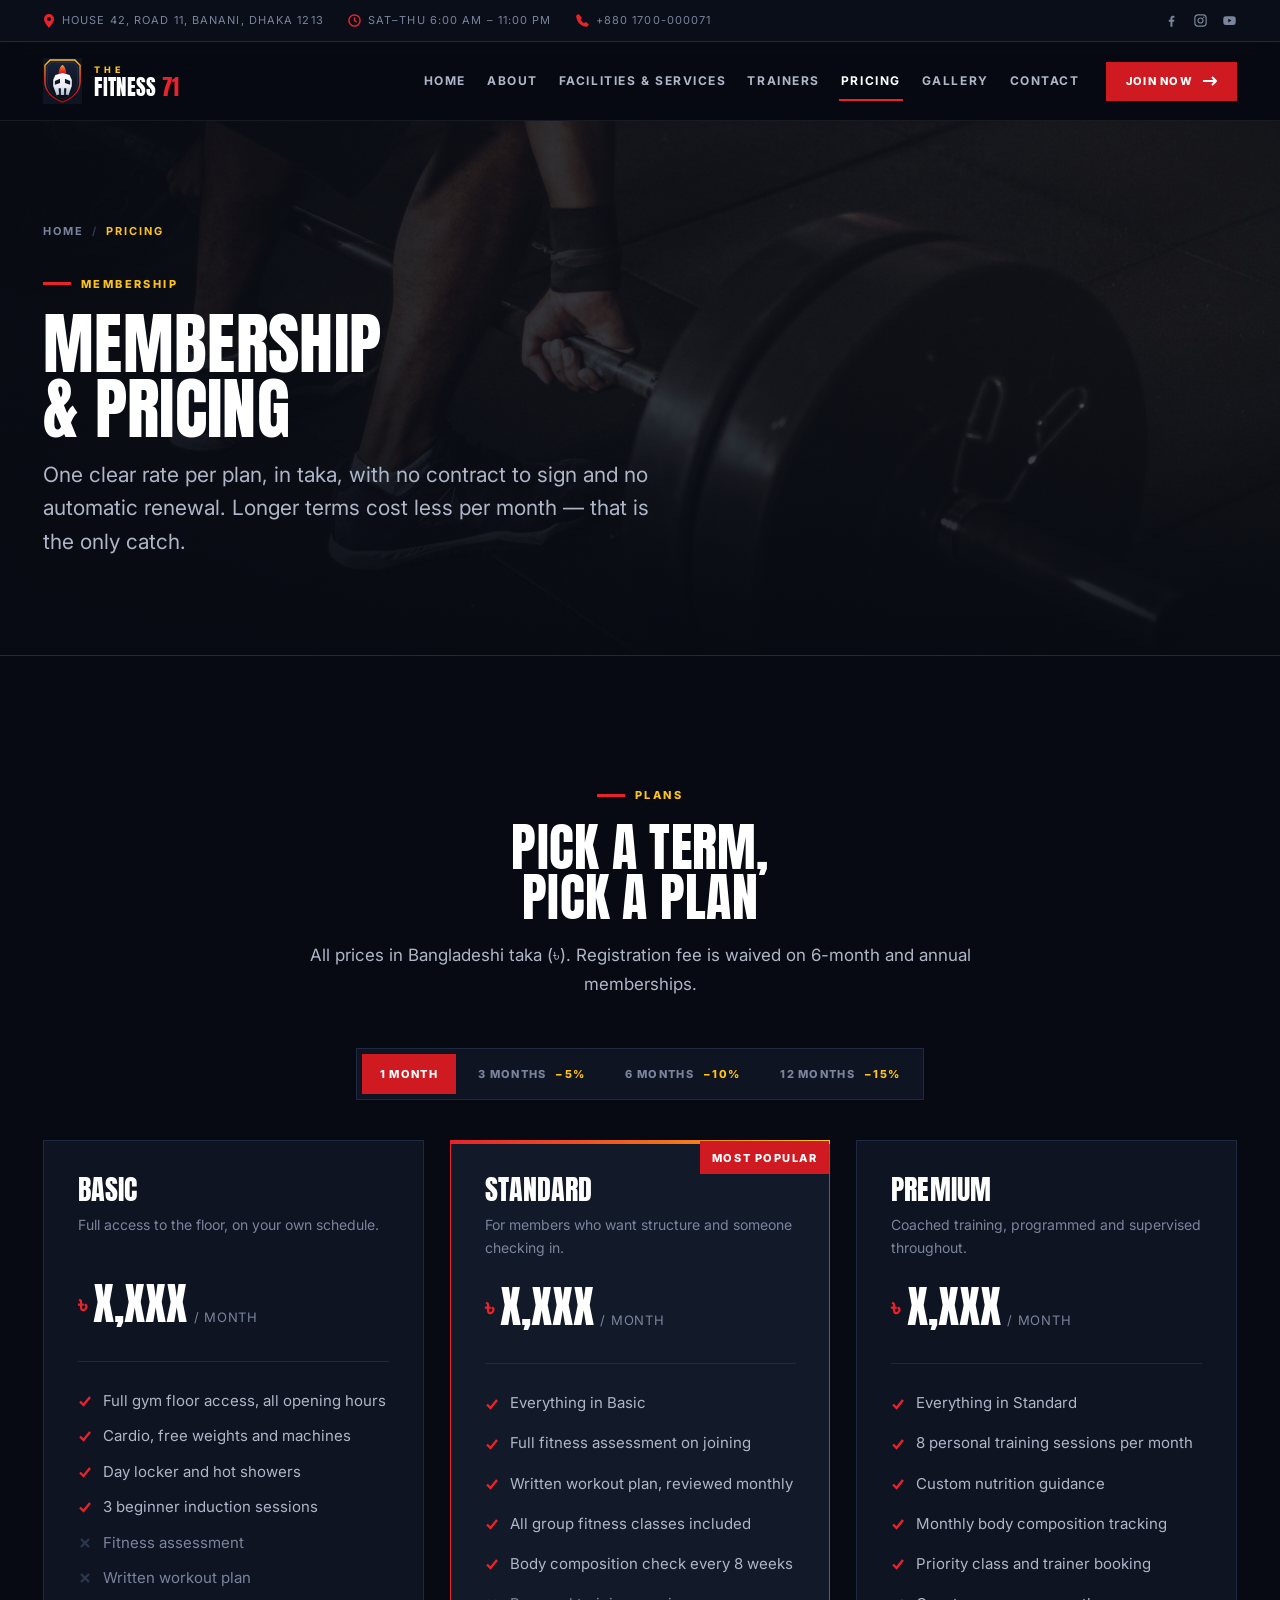
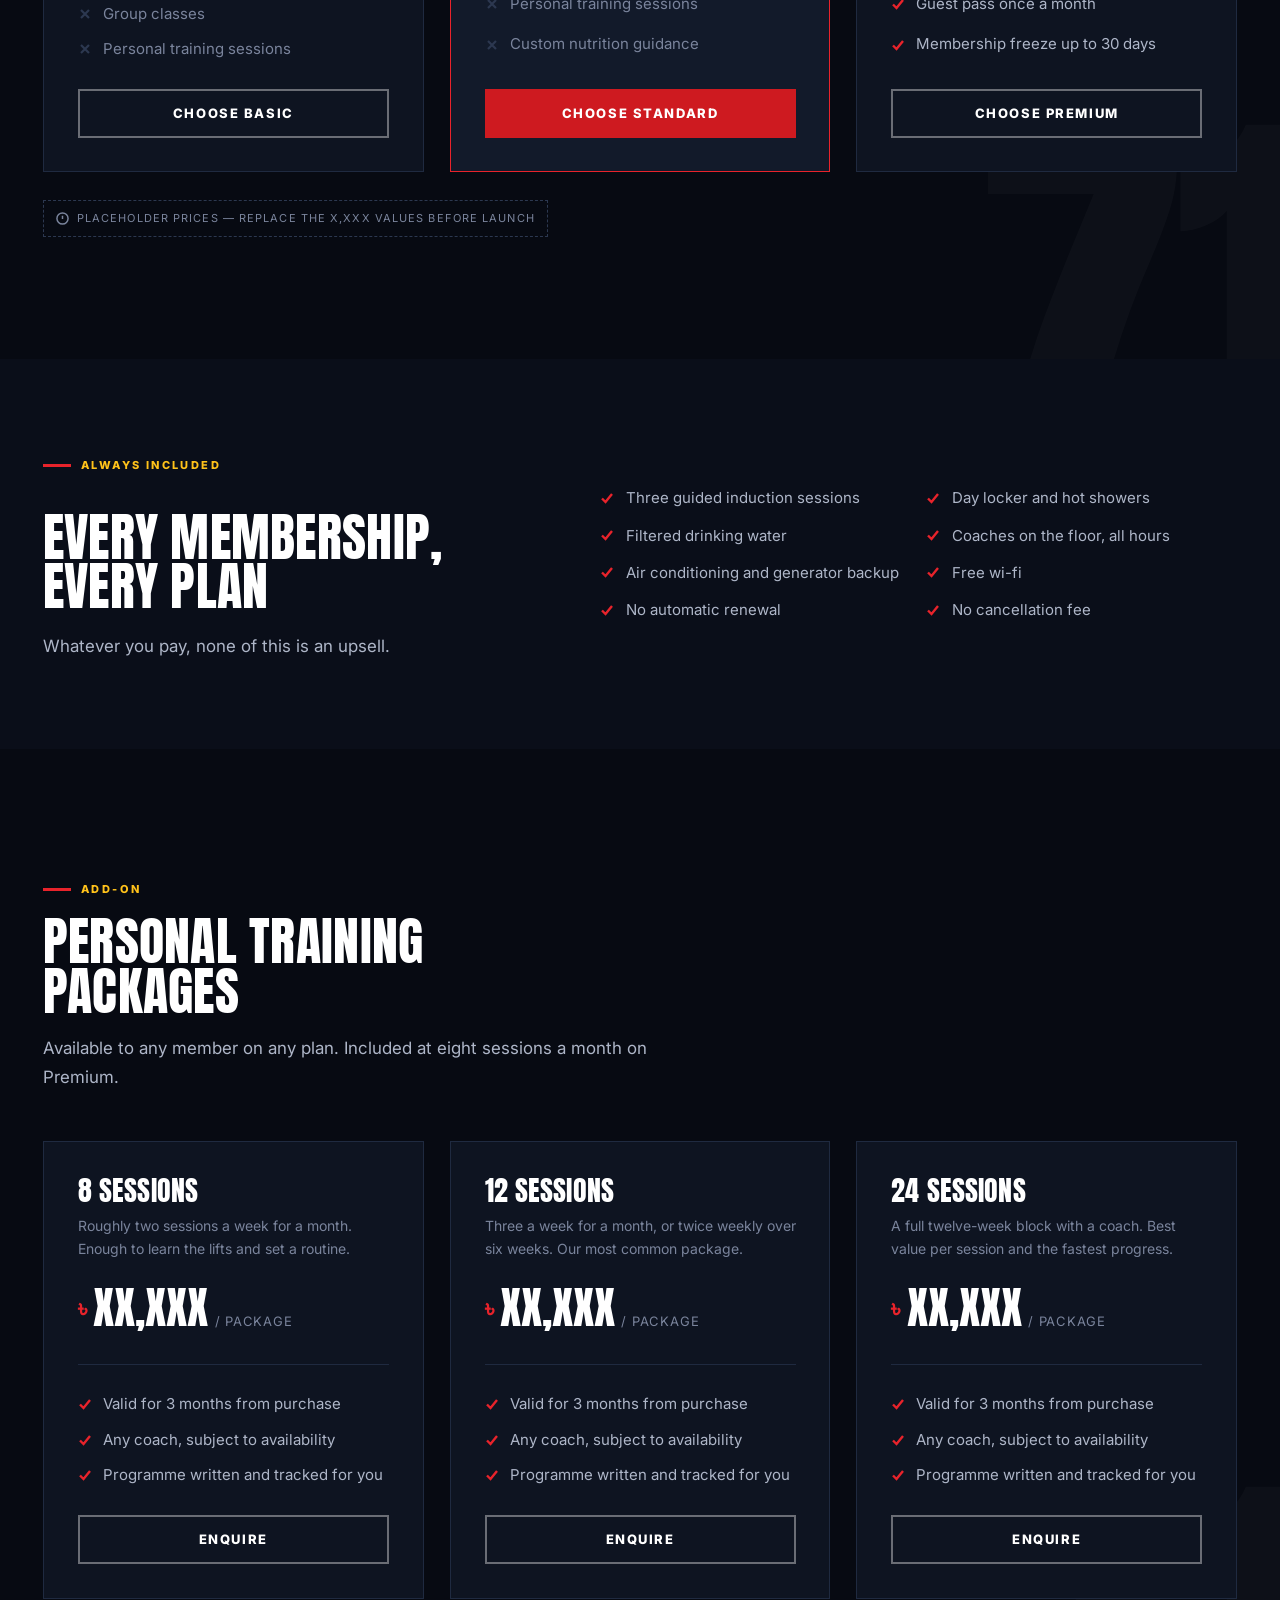
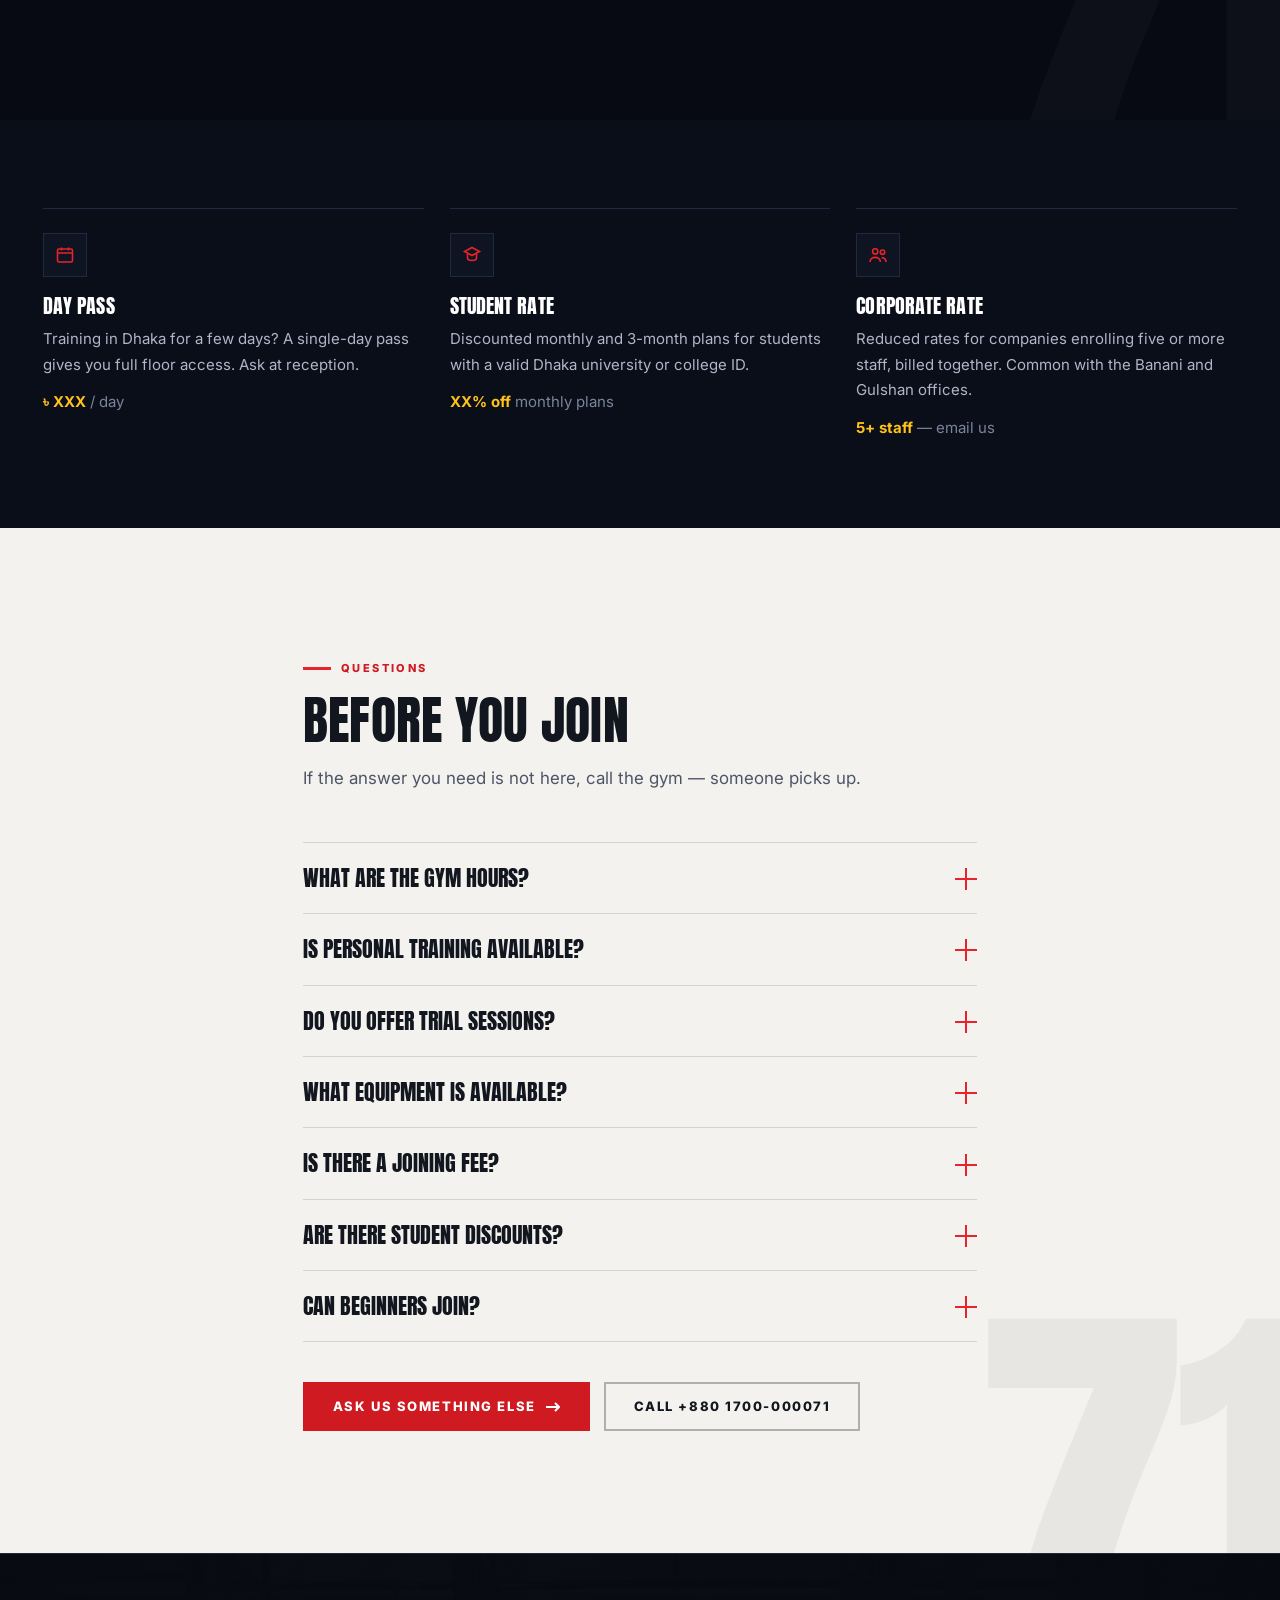
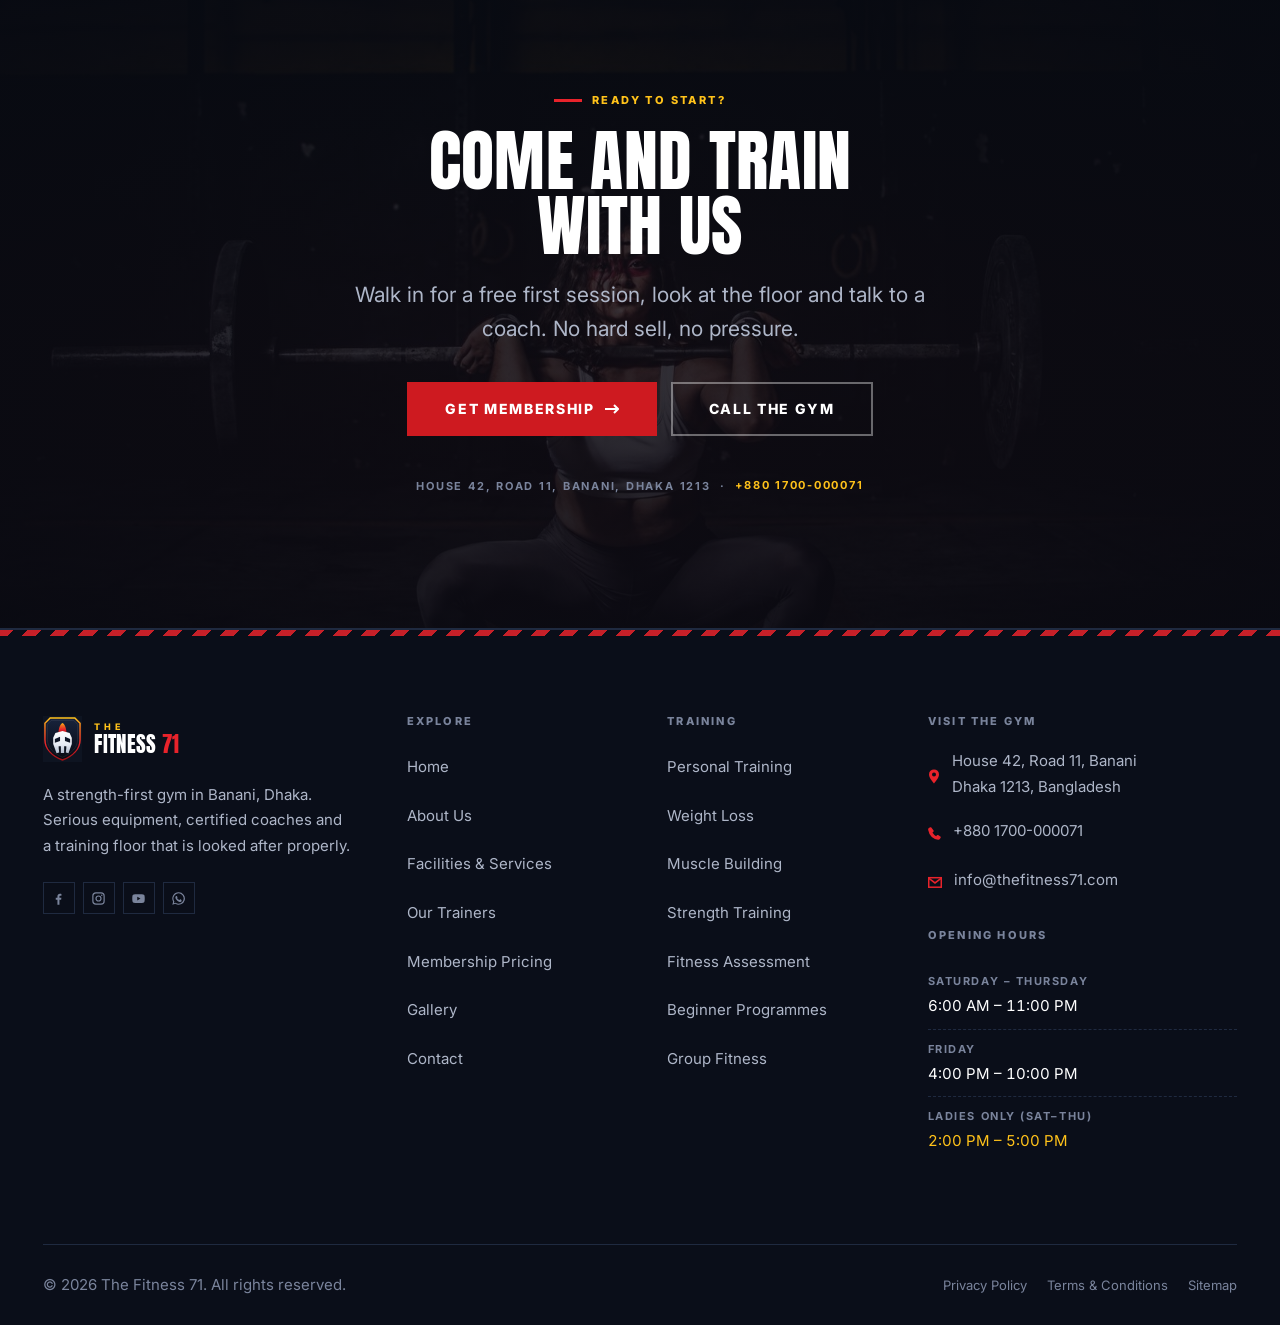
<file: pricing.html>
<!DOCTYPE html>
<html lang="en">
<head>
<meta charset="utf-8">
<meta name="viewport" content="width=device-width, initial-scale=1">
<title>Membership Pricing — Gym Membership in Dhaka | The Fitness 71</title>
<meta name="description" content="Gym membership prices at The Fitness 71, Banani, Dhaka. Monthly, 3-month, 6-month and annual plans in BDT, personal training packages, student and corporate rates. No contracts.">
<link rel="canonical" href="https://www.thefitness71.com/pricing.html">
<meta name="theme-color" content="#070A12">

<meta property="og:type" content="website">
<meta property="og:site_name" content="The Fitness 71">
<meta property="og:title" content="Membership Pricing — Gym Membership in Dhaka | The Fitness 71">
<meta property="og:description" content="Gym membership prices at The Fitness 71, Banani, Dhaka. Monthly, 3-month, 6-month and annual plans in BDT, personal training packages, student and corporate rates. No contracts.">
<meta property="og:url" content="https://www.thefitness71.com/pricing.html">
<meta property="og:image" content="https://www.thefitness71.com/assets/img/hero-pricing.jpg">
<meta property="og:locale" content="en_GB">
<meta name="twitter:card" content="summary_large_image">

<link rel="icon" href="assets/img/favicon.svg" type="image/svg+xml">
<link rel="apple-touch-icon" href="assets/img/favicon.svg">
<link rel="manifest" href="site.webmanifest">

<link rel="preconnect" href="https://fonts.googleapis.com">
<link rel="preconnect" href="https://fonts.gstatic.com" crossorigin>
<link rel="preload" as="image" href="assets/img/hero-pricing.jpg" fetchpriority="high">
<link href="https://fonts.googleapis.com/css2?family=Anton&family=Inter:wght@400;500;600;700;800&display=swap" rel="stylesheet">
<link rel="stylesheet" href="assets/css/style.css">
<script>document.documentElement.className += " js";</script>

<script type="application/ld+json">
{
  "@context": "https://schema.org",
  "@type": "BreadcrumbList",
  "itemListElement": [
    { "@type": "ListItem", "position": 1, "name": "Home", "item": "https://www.thefitness71.com/" },
    { "@type": "ListItem", "position": 2, "name": "Pricing", "item": "https://www.thefitness71.com/pricing.html" }
  ]
}
</script>
<script type="application/ld+json">
{
  "@context": "https://schema.org",
  "@type": "FAQPage",
  "mainEntity": [
    { "@type": "Question", "name": "What are the gym hours?",
      "acceptedAnswer": { "@type": "Answer", "text": "We open Saturday to Thursday from 6:00 AM to 11:00 PM, and Friday from 4:00 PM to 10:00 PM. Ladies-only hours run 2:00 PM to 5:00 PM, Saturday to Thursday, with a female coach on duty for the whole slot. We close on two public holidays a year and post the dates at reception and on our Facebook page well in advance." } },
    { "@type": "Question", "name": "Is personal training available?",
      "acceptedAnswer": { "@type": "Answer", "text": "Yes. Personal training is included in the Premium membership, and any member on Basic or Standard can buy a package of 8, 12 or 24 sessions separately. You can also book a single session first if you would rather try a coach before committing to a block." } },
    { "@type": "Question", "name": "Do you offer trial sessions?",
      "acceptedAnswer": { "@type": "Answer", "text": "Your first session is free, no card required. Come in during opening hours, bring shoes you can train in, and someone will show you round and take you through a workout. We also sell day passes if you are visiting Dhaka or want a few sessions before joining properly." } },
    { "@type": "Question", "name": "What equipment is available?",
      "acceptedAnswer": { "@type": "Answer", "text": "Six power racks, two Olympic platforms, dumbbells from 2.5 kg to 50 kg, a full machine circuit, cables, kettlebells, a 15-metre turf lane with sleds, and a cardio deck with treadmills, bikes, rowers and a ski erg. The full list is on the facilities page , and reception can tell you about anything specific." } },
    { "@type": "Question", "name": "Is there a joining fee?",
      "acceptedAnswer": { "@type": "Answer", "text": "There is a one-time registration fee that covers your assessment, induction sessions and membership card. It is waived on 6-month and annual plans. There are no other charges — no automatic renewal, no cancellation fee, and no charge to freeze your membership." } },
    { "@type": "Question", "name": "Are there student discounts?",
      "acceptedAnswer": { "@type": "Answer", "text": "Yes. Students with a valid ID from any university or college in Dhaka get a discount on all monthly and 3-month plans. Bring your ID to reception when you sign up. We also run corporate rates for companies enrolling five or more staff — email us for details." } },
    { "@type": "Question", "name": "Can beginners join?",
      "acceptedAnswer": { "@type": "Answer", "text": "Most of our members were beginners when they joined. Every membership includes three guided induction sessions covering how the equipment works, how to warm up and a starting programme you can follow on your own. Nobody here will make you feel out of place. If they do, tell us." } }
  ]
}
</script>
</head>
<body>
<a class="skip-link" href="#main">Skip to content</a>

<!-- ══════════════════════════════ TOP BAR ══════════════════════════════ -->
<div class="topbar">
  <div class="container topbar__inner">
    <div class="topbar__items">
      <span><svg width="12" height="14" viewBox="0 0 12 14" fill="currentColor" aria-hidden="true"><path d="M6 0a5 5 0 00-5 5c0 3.6 5 9 5 9s5-5.4 5-9a5 5 0 00-5-5zm0 7a2 2 0 110-4 2 2 0 010 4z"/></svg> House 42, Road 11, Banani, Dhaka 1213</span>
      <span><svg width="13" height="13" viewBox="0 0 14 14" fill="none" stroke="currentColor" stroke-width="1.6" aria-hidden="true"><circle cx="7" cy="7" r="6"/><path d="M7 3.6V7l2.4 1.6"/></svg> Sat–Thu 6:00 AM – 11:00 PM</span>
      <span><svg width="13" height="13" viewBox="0 0 14 14" fill="currentColor" aria-hidden="true"><path d="M3.6.7a1 1 0 00-1.3-.3L1 1.2C.3 1.6 0 2.4.2 3.2a13.4 13.4 0 0010.6 10.6c.8.2 1.6-.1 2-.8l.8-1.3a1 1 0 00-.3-1.3l-2.4-1.6a1 1 0 00-1.3.2l-.8 1a10.6 10.6 0 01-4-4l1-.8a1 1 0 00.2-1.3L3.6.7z"/></svg> <a href="tel:+8801700000071">+880 1700-000071</a></span>
    </div>
    <div class="topbar__socials">
      <a href="https://www.facebook.com/thefitness71" aria-label="The Fitness 71 on Facebook" rel="noopener"><svg width="15" height="15" viewBox="0 0 24 24" fill="currentColor" aria-hidden="true"><path d="M13.5 22v-8h2.7l.4-3.1h-3.1V8.9c0-.9.25-1.5 1.55-1.5H16.7V4.6c-.29-.04-1.27-.12-2.4-.12-2.38 0-4 1.45-4 4.11v2.3H7.6V14h2.7v8h3.2z"/></svg></a>
      <a href="https://www.instagram.com/thefitness71" aria-label="The Fitness 71 on Instagram" rel="noopener"><svg width="15" height="15" viewBox="0 0 24 24" fill="none" stroke="currentColor" stroke-width="1.9" aria-hidden="true"><rect x="3" y="3" width="18" height="18" rx="5"/><circle cx="12" cy="12" r="4"/><circle cx="17.2" cy="6.8" r="1.2" fill="currentColor" stroke="none"/></svg></a>
      <a href="https://www.youtube.com/@thefitness71" aria-label="The Fitness 71 on YouTube" rel="noopener"><svg width="15" height="15" viewBox="0 0 24 24" fill="currentColor" aria-hidden="true"><path d="M21.6 7.2a2.5 2.5 0 00-1.8-1.8C18.2 5 12 5 12 5s-6.2 0-7.8.4A2.5 2.5 0 002.4 7.2 26 26 0 002 12a26 26 0 00.4 4.8 2.5 2.5 0 001.8 1.8C5.8 19 12 19 12 19s6.2 0 7.8-.4a2.5 2.5 0 001.8-1.8A26 26 0 0022 12a26 26 0 00-.4-4.8zM10 15V9l5.2 3-5.2 3z"/></svg></a>
    </div>
  </div>
</div>

<!-- ══════════════════════════════ HEADER ══════════════════════════════ -->
<header class="site-header">
  <div class="container site-header__inner">
    <a class="brand" href="index.html" aria-label="The Fitness 71 — home">
      <img class="brand__mark" src="assets/img/logo-mark.svg" alt="" width="120" height="140" decoding="async">
      <span class="brand__word">
        <span class="brand__the">The</span>
        <span class="brand__name">Fitness <b>71</b></span>
      </span>
    </a>

    <nav class="nav" id="site-nav" aria-label="Main">
      <ul class="nav__list">
        <li class="nav__item"><a class="nav__link" href="index.html">Home</a></li>
        <li class="nav__item"><a class="nav__link" href="about.html">About</a></li>
        <li class="nav__item"><a class="nav__link" href="facilities.html">Facilities &amp; Services</a></li>
        <li class="nav__item"><a class="nav__link" href="trainers.html">Trainers</a></li>
        <li class="nav__item"><a class="nav__link" href="pricing.html" aria-current="page">Pricing</a></li>
        <li class="nav__item"><a class="nav__link" href="gallery.html">Gallery</a></li>
        <li class="nav__item"><a class="nav__link" href="contact.html">Contact</a></li>
      </ul>
      <a class="btn btn--block nav__cta" href="contact.html">Join Now</a>
      <div class="nav__meta">
        <a href="tel:+8801700000071">+880 1700-000071</a>
        <a href="mailto:info@thefitness71.com">info@thefitness71.com</a>
        <span>House 42, Road 11, Banani, Dhaka 1213</span>
      </div>
    </nav>

    <a class="btn btn--sm header__cta" href="contact.html">Join Now <svg class="arw" width="14" height="10" viewBox="0 0 14 10" fill="none" aria-hidden="true"><path d="M9 1l4 4-4 4M13 5H0" stroke="currentColor" stroke-width="2"/></svg></a>

    <button class="nav-toggle" type="button" aria-expanded="false" aria-controls="site-nav" aria-label="Open menu">
      <span class="nav-toggle__bars"><span></span><span></span><span></span></span>
    </button>
  </div>
</header>
<div class="nav-scrim"></div>

<main id="main">

  <section class="page-hero">
    <div class="page-hero__bg">
      <img src="assets/img/hero-pricing.jpg" alt="Close view of a lifter setting up for a deadlift at The Fitness 71, Dhaka" width="1920" height="900" fetchpriority="high" decoding="async">
    </div>
    <div class="page-hero__scrim"></div>
    <div class="container">
      <div class="page-hero__content">
        <ol class="breadcrumb">
          <li><a href="index.html">Home</a></li>
          <li><span aria-current="page">Pricing</span></li>
        </ol>
        <p class="eyebrow">Membership</p>
        <h1>Membership<br>&amp; pricing</h1>
        <p class="lede">One clear rate per plan, in taka, with no contract to sign and no automatic renewal. Longer terms cost less per month — that is the only catch.</p>
      </div>
    </div>
  </section>

  <!-- ═══════════════════════════ PLANS ══════════════════════════════════ -->
  <section class="section watermark">
    <div class="container">
      <div class="section-head section-head--center" data-reveal>
        <p class="eyebrow">Plans</p>
        <h2>Pick a term,<br>pick a plan</h2>
        <p>
          All prices in Bangladeshi taka (৳). Registration fee is waived on 6-month and
          annual memberships.
        </p>
      </div>

      <div style="display:flex;justify-content:center" data-reveal>
        <div class="price-toggle" role="tablist" aria-label="Membership term">
          <button type="button" role="tab" data-term="1"  aria-selected="true">1 Month</button>
          <button type="button" role="tab" data-term="3"  aria-selected="false">3 Months <span class="price-toggle__save">−5%</span></button>
          <button type="button" role="tab" data-term="6"  aria-selected="false">6 Months <span class="price-toggle__save">−10%</span></button>
          <button type="button" role="tab" data-term="12" aria-selected="false">12 Months <span class="price-toggle__save">−15%</span></button>
        </div>
      </div>

      <div class="grid grid--3">
        <div class="plan"
             data-price-1="X,XXX" data-price-3="XX,XXX"
             data-price-6="XX,XXX" data-price-12="XX,XXX"
             data-save-3="Save 5% vs monthly" data-save-6="Save 10% vs monthly"
             data-save-12="Save 15% vs monthly" data-reveal>
          
          <h3 class="plan__name">Basic</h3>
          <p class="plan__for">Full access to the floor, on your own schedule.</p>
          <p class="plan__price">
            <span class="plan__cur">৳</span><span class="plan__amount">X,XXX</span>
            <span class="plan__per">/ month</span>
          </p>
          <p class="plan__note" hidden></p>
          <ul class="plan__list">
            <li><svg width="14" height="14" viewBox="0 0 14 14" fill="none" aria-hidden="true"><path d="M2 7.5l3.5 3.5L12 3" stroke="currentColor" stroke-width="2.4"/></svg> Full gym floor access, all opening hours</li>
            <li><svg width="14" height="14" viewBox="0 0 14 14" fill="none" aria-hidden="true"><path d="M2 7.5l3.5 3.5L12 3" stroke="currentColor" stroke-width="2.4"/></svg> Cardio, free weights and machines</li>
            <li><svg width="14" height="14" viewBox="0 0 14 14" fill="none" aria-hidden="true"><path d="M2 7.5l3.5 3.5L12 3" stroke="currentColor" stroke-width="2.4"/></svg> Day locker and hot showers</li>
            <li><svg width="14" height="14" viewBox="0 0 14 14" fill="none" aria-hidden="true"><path d="M2 7.5l3.5 3.5L12 3" stroke="currentColor" stroke-width="2.4"/></svg> 3 beginner induction sessions</li>
            <li class="is-off"><svg width="14" height="14" viewBox="0 0 14 14" fill="none" aria-hidden="true"><path d="M3 3l8 8M11 3l-8 8" stroke="currentColor" stroke-width="2.2"/></svg> Fitness assessment</li>
            <li class="is-off"><svg width="14" height="14" viewBox="0 0 14 14" fill="none" aria-hidden="true"><path d="M3 3l8 8M11 3l-8 8" stroke="currentColor" stroke-width="2.2"/></svg> Written workout plan</li>
            <li class="is-off"><svg width="14" height="14" viewBox="0 0 14 14" fill="none" aria-hidden="true"><path d="M3 3l8 8M11 3l-8 8" stroke="currentColor" stroke-width="2.2"/></svg> Group classes</li>
            <li class="is-off"><svg width="14" height="14" viewBox="0 0 14 14" fill="none" aria-hidden="true"><path d="M3 3l8 8M11 3l-8 8" stroke="currentColor" stroke-width="2.2"/></svg> Personal training sessions</li>
          </ul>
          <a class="btn btn--ghost btn--block" href="contact.html?plan=basic">Choose Basic</a>
        </div>
        <div class="plan plan--featured"
             data-price-1="X,XXX" data-price-3="XX,XXX"
             data-price-6="XX,XXX" data-price-12="XX,XXX"
             data-save-3="Save 5% vs monthly" data-save-6="Save 10% vs monthly"
             data-save-12="Save 15% vs monthly" data-reveal>
          <span class="plan__tag">Most popular</span>
          <h3 class="plan__name">Standard</h3>
          <p class="plan__for">For members who want structure and someone checking in.</p>
          <p class="plan__price">
            <span class="plan__cur">৳</span><span class="plan__amount">X,XXX</span>
            <span class="plan__per">/ month</span>
          </p>
          <p class="plan__note" hidden></p>
          <ul class="plan__list">
            <li><svg width="14" height="14" viewBox="0 0 14 14" fill="none" aria-hidden="true"><path d="M2 7.5l3.5 3.5L12 3" stroke="currentColor" stroke-width="2.4"/></svg> Everything in Basic</li>
            <li><svg width="14" height="14" viewBox="0 0 14 14" fill="none" aria-hidden="true"><path d="M2 7.5l3.5 3.5L12 3" stroke="currentColor" stroke-width="2.4"/></svg> Full fitness assessment on joining</li>
            <li><svg width="14" height="14" viewBox="0 0 14 14" fill="none" aria-hidden="true"><path d="M2 7.5l3.5 3.5L12 3" stroke="currentColor" stroke-width="2.4"/></svg> Written workout plan, reviewed monthly</li>
            <li><svg width="14" height="14" viewBox="0 0 14 14" fill="none" aria-hidden="true"><path d="M2 7.5l3.5 3.5L12 3" stroke="currentColor" stroke-width="2.4"/></svg> All group fitness classes included</li>
            <li><svg width="14" height="14" viewBox="0 0 14 14" fill="none" aria-hidden="true"><path d="M2 7.5l3.5 3.5L12 3" stroke="currentColor" stroke-width="2.4"/></svg> Body composition check every 8 weeks</li>
            <li class="is-off"><svg width="14" height="14" viewBox="0 0 14 14" fill="none" aria-hidden="true"><path d="M3 3l8 8M11 3l-8 8" stroke="currentColor" stroke-width="2.2"/></svg> Personal training sessions</li>
            <li class="is-off"><svg width="14" height="14" viewBox="0 0 14 14" fill="none" aria-hidden="true"><path d="M3 3l8 8M11 3l-8 8" stroke="currentColor" stroke-width="2.2"/></svg> Custom nutrition guidance</li>
          </ul>
          <a class="btn btn--block" href="contact.html?plan=standard">Choose Standard</a>
        </div>
        <div class="plan"
             data-price-1="X,XXX" data-price-3="XX,XXX"
             data-price-6="XX,XXX" data-price-12="XX,XXX"
             data-save-3="Save 5% vs monthly" data-save-6="Save 10% vs monthly"
             data-save-12="Save 15% vs monthly" data-reveal>
          
          <h3 class="plan__name">Premium</h3>
          <p class="plan__for">Coached training, programmed and supervised throughout.</p>
          <p class="plan__price">
            <span class="plan__cur">৳</span><span class="plan__amount">X,XXX</span>
            <span class="plan__per">/ month</span>
          </p>
          <p class="plan__note" hidden></p>
          <ul class="plan__list">
            <li><svg width="14" height="14" viewBox="0 0 14 14" fill="none" aria-hidden="true"><path d="M2 7.5l3.5 3.5L12 3" stroke="currentColor" stroke-width="2.4"/></svg> Everything in Standard</li>
            <li><svg width="14" height="14" viewBox="0 0 14 14" fill="none" aria-hidden="true"><path d="M2 7.5l3.5 3.5L12 3" stroke="currentColor" stroke-width="2.4"/></svg> 8 personal training sessions per month</li>
            <li><svg width="14" height="14" viewBox="0 0 14 14" fill="none" aria-hidden="true"><path d="M2 7.5l3.5 3.5L12 3" stroke="currentColor" stroke-width="2.4"/></svg> Custom nutrition guidance</li>
            <li><svg width="14" height="14" viewBox="0 0 14 14" fill="none" aria-hidden="true"><path d="M2 7.5l3.5 3.5L12 3" stroke="currentColor" stroke-width="2.4"/></svg> Monthly body composition tracking</li>
            <li><svg width="14" height="14" viewBox="0 0 14 14" fill="none" aria-hidden="true"><path d="M2 7.5l3.5 3.5L12 3" stroke="currentColor" stroke-width="2.4"/></svg> Priority class and trainer booking</li>
            <li><svg width="14" height="14" viewBox="0 0 14 14" fill="none" aria-hidden="true"><path d="M2 7.5l3.5 3.5L12 3" stroke="currentColor" stroke-width="2.4"/></svg> Guest pass once a month</li>
            <li><svg width="14" height="14" viewBox="0 0 14 14" fill="none" aria-hidden="true"><path d="M2 7.5l3.5 3.5L12 3" stroke="currentColor" stroke-width="2.4"/></svg> Membership freeze up to 30 days</li>
          </ul>
          <a class="btn btn--ghost btn--block" href="contact.html?plan=premium">Choose Premium</a>
        </div>
      </div>

      <!-- EDIT PRICES: each .plan above carries data-price-1 / -3 / -6 / -12.
           Replace the ৳ X,XXX placeholders there and the toggle picks them up. -->

      <p class="placeholder-note">
        <svg width="13" height="13" viewBox="0 0 14 14" fill="none" stroke="currentColor" stroke-width="1.6" aria-hidden="true"><circle cx="7" cy="7" r="6"/><path d="M7 4v3.5M7 10h.01"/></svg>
        Placeholder prices — replace the X,XXX values before launch
      </p>
    </div>
  </section>

  <!-- ═══════════════════ INCLUDED WITH EVERY PLAN ═══════════════════════ -->
  <section class="section section--alt section--tight">
    <div class="container">
      <div class="split split--40-60">
        <div class="stack" data-reveal>
          <p class="eyebrow">Always included</p>
          <h2>Every membership,<br>every plan</h2>
          <p>Whatever you pay, none of this is an upsell.</p>
        </div>
        <ul class="checklist" data-reveal style="grid-template-columns:repeat(auto-fit,minmax(240px,1fr));display:grid">
          <li><svg width="14" height="14" viewBox="0 0 14 14" fill="none" aria-hidden="true"><path d="M2 7.5l3.5 3.5L12 3" stroke="currentColor" stroke-width="2.4"/></svg> Three guided induction sessions</li>
          <li><svg width="14" height="14" viewBox="0 0 14 14" fill="none" aria-hidden="true"><path d="M2 7.5l3.5 3.5L12 3" stroke="currentColor" stroke-width="2.4"/></svg> Day locker and hot showers</li>
          <li><svg width="14" height="14" viewBox="0 0 14 14" fill="none" aria-hidden="true"><path d="M2 7.5l3.5 3.5L12 3" stroke="currentColor" stroke-width="2.4"/></svg> Filtered drinking water</li>
          <li><svg width="14" height="14" viewBox="0 0 14 14" fill="none" aria-hidden="true"><path d="M2 7.5l3.5 3.5L12 3" stroke="currentColor" stroke-width="2.4"/></svg> Coaches on the floor, all hours</li>
          <li><svg width="14" height="14" viewBox="0 0 14 14" fill="none" aria-hidden="true"><path d="M2 7.5l3.5 3.5L12 3" stroke="currentColor" stroke-width="2.4"/></svg> Air conditioning and generator backup</li>
          <li><svg width="14" height="14" viewBox="0 0 14 14" fill="none" aria-hidden="true"><path d="M2 7.5l3.5 3.5L12 3" stroke="currentColor" stroke-width="2.4"/></svg> Free wi-fi</li>
          <li><svg width="14" height="14" viewBox="0 0 14 14" fill="none" aria-hidden="true"><path d="M2 7.5l3.5 3.5L12 3" stroke="currentColor" stroke-width="2.4"/></svg> No automatic renewal</li>
          <li><svg width="14" height="14" viewBox="0 0 14 14" fill="none" aria-hidden="true"><path d="M2 7.5l3.5 3.5L12 3" stroke="currentColor" stroke-width="2.4"/></svg> No cancellation fee</li>
        </ul>
      </div>
    </div>
  </section>

  <!-- ══════════════════ PERSONAL TRAINING PACKAGES ══════════════════════ -->
  <section class="section watermark">
    <div class="container">
      <div class="section-head" data-reveal>
        <p class="eyebrow">Add-on</p>
        <h2>Personal training<br>packages</h2>
        <p>
          Available to any member on any plan. Included at eight sessions a month on Premium.
        </p>
      </div>

      <div class="grid grid--3">
        <div class="plan" data-reveal>
          <h3 class="plan__name">8 Sessions</h3>
          <p class="plan__for">Roughly two sessions a week for a month. Enough to learn the lifts and set a routine.</p>
          <p class="plan__price">
            <span class="plan__cur">৳</span><span class="plan__amount">XX,XXX</span>
            <span class="plan__per">/ package</span>
          </p>
          <ul class="plan__list">
            <li><svg width="14" height="14" viewBox="0 0 14 14" fill="none" aria-hidden="true"><path d="M2 7.5l3.5 3.5L12 3" stroke="currentColor" stroke-width="2.4"/></svg> Valid for 3 months from purchase</li>
            <li><svg width="14" height="14" viewBox="0 0 14 14" fill="none" aria-hidden="true"><path d="M2 7.5l3.5 3.5L12 3" stroke="currentColor" stroke-width="2.4"/></svg> Any coach, subject to availability</li>
            <li><svg width="14" height="14" viewBox="0 0 14 14" fill="none" aria-hidden="true"><path d="M2 7.5l3.5 3.5L12 3" stroke="currentColor" stroke-width="2.4"/></svg> Programme written and tracked for you</li>
          </ul>
          <a class="btn btn--ghost btn--block" href="contact.html">Enquire</a>
        </div>
        <div class="plan" data-reveal>
          <h3 class="plan__name">12 Sessions</h3>
          <p class="plan__for">Three a week for a month, or twice weekly over six weeks. Our most common package.</p>
          <p class="plan__price">
            <span class="plan__cur">৳</span><span class="plan__amount">XX,XXX</span>
            <span class="plan__per">/ package</span>
          </p>
          <ul class="plan__list">
            <li><svg width="14" height="14" viewBox="0 0 14 14" fill="none" aria-hidden="true"><path d="M2 7.5l3.5 3.5L12 3" stroke="currentColor" stroke-width="2.4"/></svg> Valid for 3 months from purchase</li>
            <li><svg width="14" height="14" viewBox="0 0 14 14" fill="none" aria-hidden="true"><path d="M2 7.5l3.5 3.5L12 3" stroke="currentColor" stroke-width="2.4"/></svg> Any coach, subject to availability</li>
            <li><svg width="14" height="14" viewBox="0 0 14 14" fill="none" aria-hidden="true"><path d="M2 7.5l3.5 3.5L12 3" stroke="currentColor" stroke-width="2.4"/></svg> Programme written and tracked for you</li>
          </ul>
          <a class="btn btn--ghost btn--block" href="contact.html">Enquire</a>
        </div>
        <div class="plan" data-reveal>
          <h3 class="plan__name">24 Sessions</h3>
          <p class="plan__for">A full twelve-week block with a coach. Best value per session and the fastest progress.</p>
          <p class="plan__price">
            <span class="plan__cur">৳</span><span class="plan__amount">XX,XXX</span>
            <span class="plan__per">/ package</span>
          </p>
          <ul class="plan__list">
            <li><svg width="14" height="14" viewBox="0 0 14 14" fill="none" aria-hidden="true"><path d="M2 7.5l3.5 3.5L12 3" stroke="currentColor" stroke-width="2.4"/></svg> Valid for 3 months from purchase</li>
            <li><svg width="14" height="14" viewBox="0 0 14 14" fill="none" aria-hidden="true"><path d="M2 7.5l3.5 3.5L12 3" stroke="currentColor" stroke-width="2.4"/></svg> Any coach, subject to availability</li>
            <li><svg width="14" height="14" viewBox="0 0 14 14" fill="none" aria-hidden="true"><path d="M2 7.5l3.5 3.5L12 3" stroke="currentColor" stroke-width="2.4"/></svg> Programme written and tracked for you</li>
          </ul>
          <a class="btn btn--ghost btn--block" href="contact.html">Enquire</a>
        </div>
      </div>
    </div>
  </section>

  <!-- ═══════════════════════ OTHER OPTIONS ══════════════════════════════ -->
  <section class="section section--alt section--tight">
    <div class="container">
      <div class="grid grid--3">
        <div class="feature" data-reveal>
          <div class="feature__icon">
            <svg width="20" height="20" viewBox="0 0 20 20" fill="none" stroke="currentColor" stroke-width="1.6" aria-hidden="true"><rect x="2.5" y="4" width="15" height="13" rx="1.5"/><path d="M2.5 8h15M6.5 2.5v3M13.5 2.5v3"/></svg>
          </div>
          <h3>Day pass</h3>
          <p>Training in Dhaka for a few days? A single-day pass gives you full floor access. Ask at reception.</p>
          <p class="muted" style="margin-top:.75rem"><strong style="color:var(--yellow)">৳ XXX</strong> / day</p>
        </div>
        <div class="feature" data-reveal>
          <div class="feature__icon">
            <svg width="20" height="20" viewBox="0 0 20 20" fill="none" stroke="currentColor" stroke-width="1.6" aria-hidden="true"><path d="M10 2.5l7.5 4-7.5 4-7.5-4z"/><path d="M5.5 8.5V13c0 1.4 2 2.5 4.5 2.5s4.5-1.1 4.5-2.5V8.5"/></svg>
          </div>
          <h3>Student rate</h3>
          <p>Discounted monthly and 3-month plans for students with a valid Dhaka university or college ID.</p>
          <p class="muted" style="margin-top:.75rem"><strong style="color:var(--yellow)">XX% off</strong> monthly plans</p>
        </div>
        <div class="feature" data-reveal>
          <div class="feature__icon">
            <svg width="20" height="20" viewBox="0 0 20 20" fill="none" stroke="currentColor" stroke-width="1.6" aria-hidden="true"><path d="M7.2 9a2.6 2.6 0 100-5.2A2.6 2.6 0 007.2 9zM14.5 9.4a2.2 2.2 0 100-4.4 2.2 2.2 0 000 4.4z"/><path d="M2 17c0-2.8 2.3-4.6 5.2-4.6s5.2 1.8 5.2 4.6M13.6 12.6c2.5.2 4.4 1.9 4.4 4.4"/></svg>
          </div>
          <h3>Corporate rate</h3>
          <p>Reduced rates for companies enrolling five or more staff, billed together. Common with the Banani and Gulshan offices.</p>
          <p class="muted" style="margin-top:.75rem"><strong style="color:var(--yellow)">5+ staff</strong> — email us</p>
        </div>
      </div>
    </div>
  </section>

  <!-- ═══════════════════════════ FAQ ════════════════════════════════════ -->
  <section class="section section--light watermark">
    <div class="container container--narrow">
      <div class="section-head" data-reveal>
        <p class="eyebrow">Questions</p>
        <h2>Before you join</h2>
        <p>If the answer you need is not here, call the gym — someone picks up.</p>
      </div>

      <div class="faq" data-reveal>
        <details class="faq__item">
          <summary class="faq__q">What are the gym hours?<span class="faq__ico" aria-hidden="true"></span></summary>
          <div class="faq__a"><p>We open Saturday to Thursday from 6:00 AM to 11:00 PM, and Friday from 4:00 PM to 10:00 PM. Ladies-only hours run 2:00 PM to 5:00 PM, Saturday to Thursday, with a female coach on duty for the whole slot.</p><p>We close on two public holidays a year and post the dates at reception and on our Facebook page well in advance.</p></div>
        </details>
        <details class="faq__item">
          <summary class="faq__q">Is personal training available?<span class="faq__ico" aria-hidden="true"></span></summary>
          <div class="faq__a"><p>Yes. Personal training is included in the Premium membership, and any member on Basic or Standard can buy a package of 8, 12 or 24 sessions separately.</p><p>You can also book a single session first if you would rather try a coach before committing to a block.</p></div>
        </details>
        <details class="faq__item">
          <summary class="faq__q">Do you offer trial sessions?<span class="faq__ico" aria-hidden="true"></span></summary>
          <div class="faq__a"><p>Your first session is free, no card required. Come in during opening hours, bring shoes you can train in, and someone will show you round and take you through a workout.</p><p>We also sell day passes if you are visiting Dhaka or want a few sessions before joining properly.</p></div>
        </details>
        <details class="faq__item">
          <summary class="faq__q">What equipment is available?<span class="faq__ico" aria-hidden="true"></span></summary>
          <div class="faq__a"><p>Six power racks, two Olympic platforms, dumbbells from 2.5 kg to 50 kg, a full machine circuit, cables, kettlebells, a 15-metre turf lane with sleds, and a cardio deck with treadmills, bikes, rowers and a ski erg.</p><p>The full list is on the <a href="facilities.html">facilities page</a>, and reception can tell you about anything specific.</p></div>
        </details>
        <details class="faq__item">
          <summary class="faq__q">Is there a joining fee?<span class="faq__ico" aria-hidden="true"></span></summary>
          <div class="faq__a"><p>There is a one-time registration fee that covers your assessment, induction sessions and membership card. It is waived on 6-month and annual plans.</p><p>There are no other charges — no automatic renewal, no cancellation fee, and no charge to freeze your membership.</p></div>
        </details>
        <details class="faq__item">
          <summary class="faq__q">Are there student discounts?<span class="faq__ico" aria-hidden="true"></span></summary>
          <div class="faq__a"><p>Yes. Students with a valid ID from any university or college in Dhaka get a discount on all monthly and 3-month plans. Bring your ID to reception when you sign up.</p><p>We also run corporate rates for companies enrolling five or more staff — email us for details.</p></div>
        </details>
        <details class="faq__item">
          <summary class="faq__q">Can beginners join?<span class="faq__ico" aria-hidden="true"></span></summary>
          <div class="faq__a"><p>Most of our members were beginners when they joined. Every membership includes three guided induction sessions covering how the equipment works, how to warm up and a starting programme you can follow on your own.</p><p>Nobody here will make you feel out of place. If they do, tell us.</p></div>
        </details>
      </div>

      <div class="btn-row" style="margin-top:2.5rem" data-reveal>
        <a class="btn" href="contact.html">Ask us something else <svg class="arw" width="14" height="10" viewBox="0 0 14 10" fill="none" aria-hidden="true"><path d="M9 1l4 4-4 4M13 5H0" stroke="currentColor" stroke-width="2"/></svg></a>
        <a class="btn btn--dark" href="tel:+8801700000071">Call +880 1700-000071</a>
      </div>
    </div>
  </section>

  <!-- ══════════════════════════ FINAL CTA ═══════════════════════════════ -->
  <section class="cta-band">
    <div class="cta-band__bg">
      <img src="assets/img/cta-band.jpg" alt="" aria-hidden="true" width="1920" height="900" loading="lazy" decoding="async">
    </div>
    <div class="cta-band__scrim"></div>
    <div class="container">
      <p class="eyebrow" style="justify-content:center">Ready to start?</p>
      <h2>Come and train<br>with us</h2>
      <p class="lede">
        Walk in for a free first session, look at the floor and talk to a coach.
        No hard sell, no pressure.
      </p>
      <div class="btn-row">
        <a class="btn btn--lg" href="contact.html">Get Membership <svg class="arw" width="14" height="10" viewBox="0 0 14 10" fill="none" aria-hidden="true"><path d="M9 1l4 4-4 4M13 5H0" stroke="currentColor" stroke-width="2"/></svg></a>
        <a class="btn btn--lg btn--ghost" href="tel:+8801700000071">Call the gym</a>
      </div>
      <p class="cta-band__meta">
        House 42, Road 11, Banani, Dhaka 1213 &nbsp;·&nbsp;
        <a href="tel:+8801700000071">+880 1700-000071</a>
      </p>
    </div>
  </section>

</main>

<!-- ══════════════════════════════ FOOTER ══════════════════════════════ -->
<footer class="site-footer">
  <div class="hazard"></div>
  <div class="container site-footer__top">
    <div>
      <a class="brand" href="index.html" aria-label="The Fitness 71 — home">
      <img class="brand__mark" src="assets/img/logo-mark.svg" alt="" width="120" height="140" loading="lazy" decoding="async">
      <span class="brand__word">
        <span class="brand__the">The</span>
        <span class="brand__name">Fitness <b>71</b></span>
      </span>
    </a>
      <p>
        A strength-first gym in Banani, Dhaka. Serious equipment, certified coaches
        and a training floor that is looked after properly.
      </p>
      <div class="site-footer__socials socials">
        <a href="https://www.facebook.com/thefitness71" aria-label="Facebook" rel="noopener"><svg width="15" height="15" viewBox="0 0 24 24" fill="currentColor" aria-hidden="true"><path d="M13.5 22v-8h2.7l.4-3.1h-3.1V8.9c0-.9.25-1.5 1.55-1.5H16.7V4.6c-.29-.04-1.27-.12-2.4-.12-2.38 0-4 1.45-4 4.11v2.3H7.6V14h2.7v8h3.2z"/></svg></a>
        <a href="https://www.instagram.com/thefitness71" aria-label="Instagram" rel="noopener"><svg width="15" height="15" viewBox="0 0 24 24" fill="none" stroke="currentColor" stroke-width="1.9" aria-hidden="true"><rect x="3" y="3" width="18" height="18" rx="5"/><circle cx="12" cy="12" r="4"/><circle cx="17.2" cy="6.8" r="1.2" fill="currentColor" stroke="none"/></svg></a>
        <a href="https://www.youtube.com/@thefitness71" aria-label="YouTube" rel="noopener"><svg width="15" height="15" viewBox="0 0 24 24" fill="currentColor" aria-hidden="true"><path d="M21.6 7.2a2.5 2.5 0 00-1.8-1.8C18.2 5 12 5 12 5s-6.2 0-7.8.4A2.5 2.5 0 002.4 7.2 26 26 0 002 12a26 26 0 00.4 4.8 2.5 2.5 0 001.8 1.8C5.8 19 12 19 12 19s6.2 0 7.8-.4a2.5 2.5 0 001.8-1.8A26 26 0 0022 12a26 26 0 00-.4-4.8zM10 15V9l5.2 3-5.2 3z"/></svg></a>
        <a href="https://wa.me/8801700000071" aria-label="WhatsApp" rel="noopener"><svg width="15" height="15" viewBox="0 0 24 24" fill="currentColor" aria-hidden="true"><path d="M12 2a10 10 0 00-8.6 15l-1.3 4.8 4.9-1.3A10 10 0 1012 2zm0 18.2a8.2 8.2 0 01-4.2-1.2l-.3-.2-2.9.8.8-2.8-.2-.3A8.2 8.2 0 1112 20.2zm4.5-6.1c-.2-.1-1.4-.7-1.7-.8-.2-.1-.4-.1-.5.1l-.7.9c-.1.2-.3.2-.5.1a6.7 6.7 0 01-3.3-2.9c-.1-.2 0-.4.1-.5l.4-.5c.1-.2.1-.3 0-.5l-.7-1.7c-.2-.4-.4-.4-.5-.4h-.5a1 1 0 00-.7.3 3 3 0 00-.9 2.2 5.2 5.2 0 001.1 2.8 11.8 11.8 0 004.5 4c2.1.8 2.1.5 2.5.5a2.6 2.6 0 001.7-1.2 2.1 2.1 0 00.1-1.2z"/></svg></a>
      </div>
    </div>

    <div>
      <h2>Explore</h2>
      <ul class="f-list">
        <li><a href="index.html">Home</a></li>
        <li><a href="about.html">About Us</a></li>
        <li><a href="facilities.html">Facilities &amp; Services</a></li>
        <li><a href="trainers.html">Our Trainers</a></li>
        <li><a href="pricing.html">Membership Pricing</a></li>
        <li><a href="gallery.html">Gallery</a></li>
        <li><a href="contact.html">Contact</a></li>
      </ul>
    </div>

    <div>
      <h2>Training</h2>
      <ul class="f-list">
        <li><a href="facilities.html#personal-training">Personal Training</a></li>
        <li><a href="facilities.html#weight-loss">Weight Loss</a></li>
        <li><a href="facilities.html#muscle-building">Muscle Building</a></li>
        <li><a href="facilities.html#strength-service">Strength Training</a></li>
        <li><a href="facilities.html#assessment">Fitness Assessment</a></li>
        <li><a href="facilities.html#beginner">Beginner Programmes</a></li>
        <li><a href="facilities.html#group">Group Fitness</a></li>
      </ul>
    </div>

    <div>
      <h2>Visit the gym</h2>
      <ul class="f-contact">
        <li>
          <svg width="12" height="14" viewBox="0 0 12 14" fill="currentColor" aria-hidden="true"><path d="M6 0a5 5 0 00-5 5c0 3.6 5 9 5 9s5-5.4 5-9a5 5 0 00-5-5zm0 7a2 2 0 110-4 2 2 0 010 4z"/></svg>
          <span>House 42, Road 11, Banani<br>Dhaka 1213, Bangladesh</span>
        </li>
        <li><svg width="13" height="13" viewBox="0 0 14 14" fill="currentColor" aria-hidden="true"><path d="M3.6.7a1 1 0 00-1.3-.3L1 1.2C.3 1.6 0 2.4.2 3.2a13.4 13.4 0 0010.6 10.6c.8.2 1.6-.1 2-.8l.8-1.3a1 1 0 00-.3-1.3l-2.4-1.6a1 1 0 00-1.3.2l-.8 1a10.6 10.6 0 01-4-4l1-.8a1 1 0 00.2-1.3L3.6.7z"/></svg><a href="tel:+8801700000071">+880 1700-000071</a></li>
        <li><svg width="14" height="11" viewBox="0 0 14 11" fill="none" stroke="currentColor" stroke-width="1.5" aria-hidden="true"><rect x=".75" y=".75" width="12.5" height="9.5"/><path d="M1 1.5l6 4.5 6-4.5"/></svg><a href="mailto:info@thefitness71.com">info@thefitness71.com</a></li>
      </ul>

      <h2 style="margin-top:2rem">Opening hours</h2>
      <ul class="hours">
        <li><span>Saturday – Thursday</span><span>6:00 AM – 11:00 PM</span></li>
        <li><span>Friday</span><span>4:00 PM – 10:00 PM</span></li>
        <li class="is-highlight"><span>Ladies only (Sat–Thu)</span><span>2:00 PM – 5:00 PM</span></li>
      </ul>
    </div>
  </div>

  <div class="container">
    <div class="site-footer__bar">
      <p>&copy; <span data-year>2026</span> The Fitness 71. All rights reserved.</p>
      <div class="site-footer__legal">
        <a href="privacy.html">Privacy Policy</a>
        <a href="terms.html">Terms &amp; Conditions</a>
        <a href="sitemap.xml">Sitemap</a>
      </div>
    </div>
  </div>
</footer>

<button class="to-top" type="button" aria-label="Back to top"><svg width="14" height="10" viewBox="0 0 14 10" fill="none" aria-hidden="true"><path d="M1 8l6-6 6 6" stroke="currentColor" stroke-width="2"/></svg></button>

<script src="assets/js/main.js" defer></script>
</body>
</html>
</file>
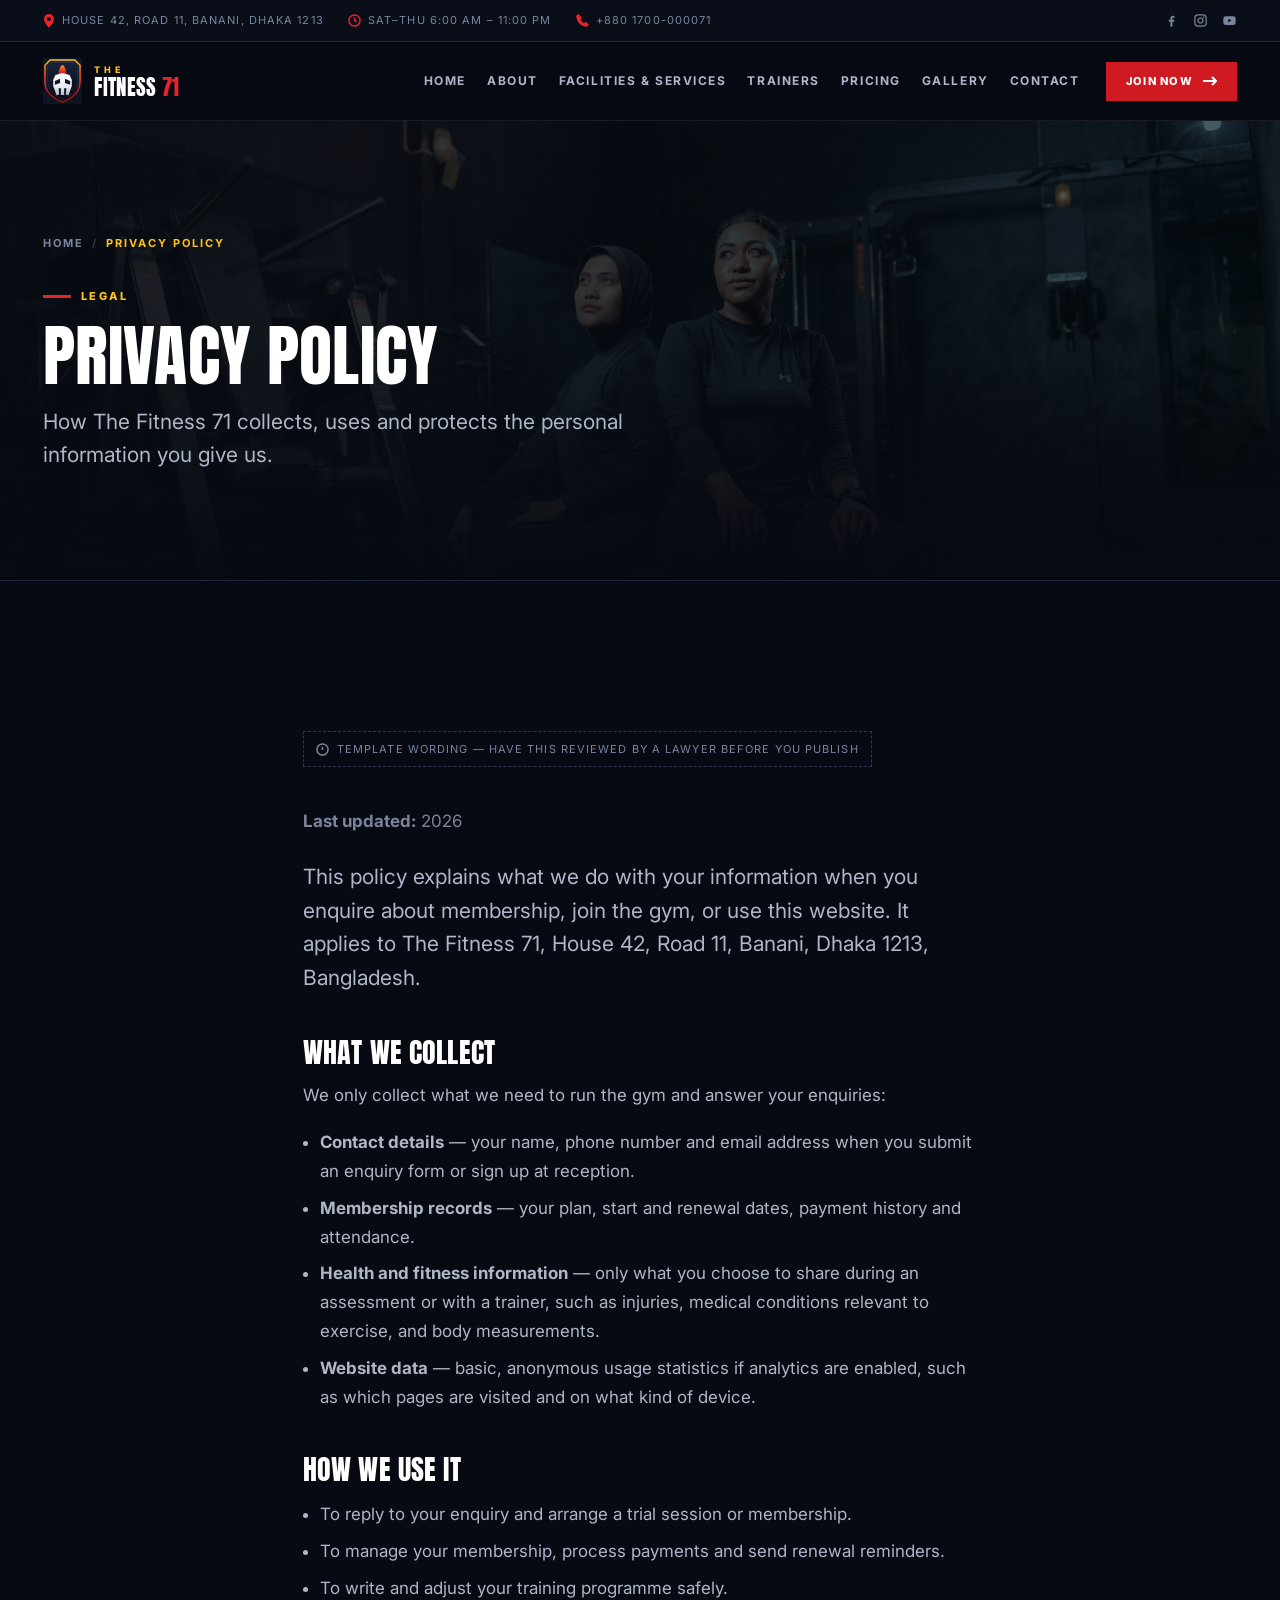
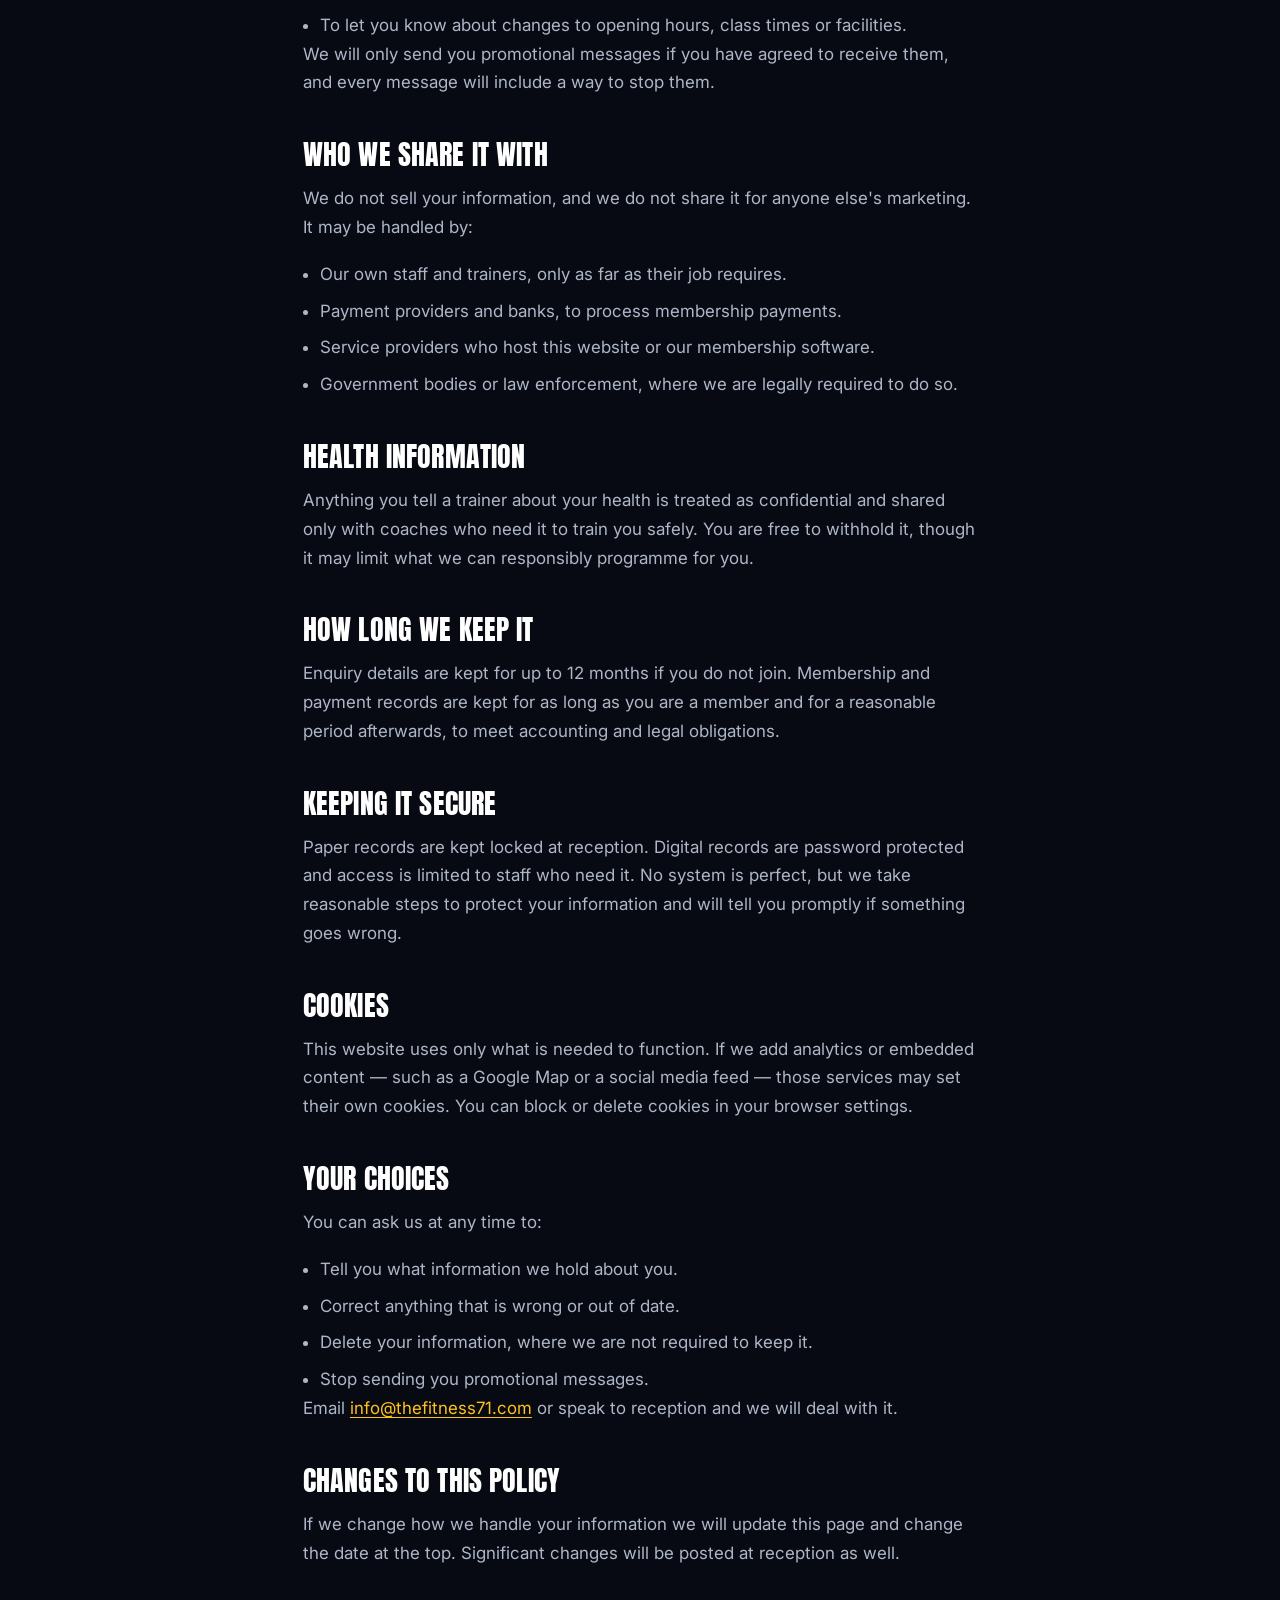
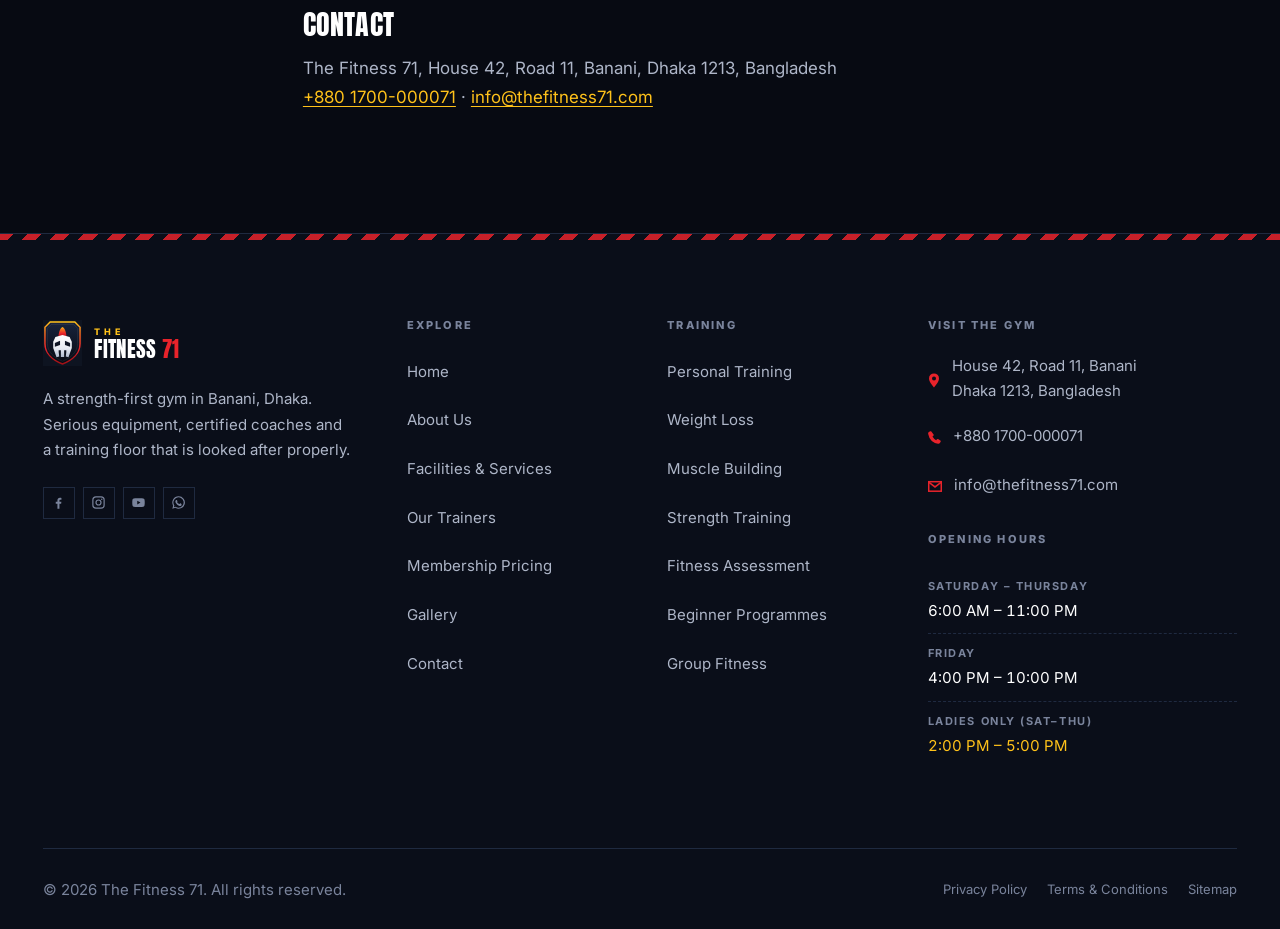
<file: privacy.html>
<!DOCTYPE html>
<html lang="en">
<head>
<meta charset="utf-8">
<meta name="viewport" content="width=device-width, initial-scale=1">
<title>Privacy Policy | The Fitness 71, Dhaka</title>
<meta name="description" content="How The Fitness 71 gym in Banani, Dhaka collects, uses and protects your personal information.">
<link rel="canonical" href="https://www.thefitness71.com/privacy.html">
<meta name="theme-color" content="#070A12">

<meta property="og:type" content="website">
<meta property="og:site_name" content="The Fitness 71">
<meta property="og:title" content="Privacy Policy | The Fitness 71, Dhaka">
<meta property="og:description" content="How The Fitness 71 gym in Banani, Dhaka collects, uses and protects your personal information.">
<meta property="og:url" content="https://www.thefitness71.com/privacy.html">
<meta property="og:image" content="https://www.thefitness71.com/assets/img/hero-home.jpg">
<meta property="og:locale" content="en_GB">
<meta name="twitter:card" content="summary_large_image">

<link rel="icon" href="assets/img/favicon.svg" type="image/svg+xml">
<link rel="apple-touch-icon" href="assets/img/favicon.svg">
<link rel="manifest" href="site.webmanifest">

<link rel="preconnect" href="https://fonts.googleapis.com">
<link rel="preconnect" href="https://fonts.gstatic.com" crossorigin>
<link href="https://fonts.googleapis.com/css2?family=Anton&family=Inter:wght@400;500;600;700;800&display=swap" rel="stylesheet">
<link rel="stylesheet" href="assets/css/style.css">
<script>document.documentElement.className += " js";</script>

<script type="application/ld+json">
{
  "@context": "https://schema.org",
  "@type": "BreadcrumbList",
  "itemListElement": [
    { "@type": "ListItem", "position": 1, "name": "Home", "item": "https://www.thefitness71.com/" },
    { "@type": "ListItem", "position": 2, "name": "Privacy Policy", "item": "https://www.thefitness71.com/privacy.html" }
  ]
}
</script>
</head>
<body>
<a class="skip-link" href="#main">Skip to content</a>

<!-- ══════════════════════════════ TOP BAR ══════════════════════════════ -->
<div class="topbar">
  <div class="container topbar__inner">
    <div class="topbar__items">
      <span><svg width="12" height="14" viewBox="0 0 12 14" fill="currentColor" aria-hidden="true"><path d="M6 0a5 5 0 00-5 5c0 3.6 5 9 5 9s5-5.4 5-9a5 5 0 00-5-5zm0 7a2 2 0 110-4 2 2 0 010 4z"/></svg> House 42, Road 11, Banani, Dhaka 1213</span>
      <span><svg width="13" height="13" viewBox="0 0 14 14" fill="none" stroke="currentColor" stroke-width="1.6" aria-hidden="true"><circle cx="7" cy="7" r="6"/><path d="M7 3.6V7l2.4 1.6"/></svg> Sat–Thu 6:00 AM – 11:00 PM</span>
      <span><svg width="13" height="13" viewBox="0 0 14 14" fill="currentColor" aria-hidden="true"><path d="M3.6.7a1 1 0 00-1.3-.3L1 1.2C.3 1.6 0 2.4.2 3.2a13.4 13.4 0 0010.6 10.6c.8.2 1.6-.1 2-.8l.8-1.3a1 1 0 00-.3-1.3l-2.4-1.6a1 1 0 00-1.3.2l-.8 1a10.6 10.6 0 01-4-4l1-.8a1 1 0 00.2-1.3L3.6.7z"/></svg> <a href="tel:+8801700000071">+880 1700-000071</a></span>
    </div>
    <div class="topbar__socials">
      <a href="https://www.facebook.com/thefitness71" aria-label="The Fitness 71 on Facebook" rel="noopener"><svg width="15" height="15" viewBox="0 0 24 24" fill="currentColor" aria-hidden="true"><path d="M13.5 22v-8h2.7l.4-3.1h-3.1V8.9c0-.9.25-1.5 1.55-1.5H16.7V4.6c-.29-.04-1.27-.12-2.4-.12-2.38 0-4 1.45-4 4.11v2.3H7.6V14h2.7v8h3.2z"/></svg></a>
      <a href="https://www.instagram.com/thefitness71" aria-label="The Fitness 71 on Instagram" rel="noopener"><svg width="15" height="15" viewBox="0 0 24 24" fill="none" stroke="currentColor" stroke-width="1.9" aria-hidden="true"><rect x="3" y="3" width="18" height="18" rx="5"/><circle cx="12" cy="12" r="4"/><circle cx="17.2" cy="6.8" r="1.2" fill="currentColor" stroke="none"/></svg></a>
      <a href="https://www.youtube.com/@thefitness71" aria-label="The Fitness 71 on YouTube" rel="noopener"><svg width="15" height="15" viewBox="0 0 24 24" fill="currentColor" aria-hidden="true"><path d="M21.6 7.2a2.5 2.5 0 00-1.8-1.8C18.2 5 12 5 12 5s-6.2 0-7.8.4A2.5 2.5 0 002.4 7.2 26 26 0 002 12a26 26 0 00.4 4.8 2.5 2.5 0 001.8 1.8C5.8 19 12 19 12 19s6.2 0 7.8-.4a2.5 2.5 0 001.8-1.8A26 26 0 0022 12a26 26 0 00-.4-4.8zM10 15V9l5.2 3-5.2 3z"/></svg></a>
    </div>
  </div>
</div>

<!-- ══════════════════════════════ HEADER ══════════════════════════════ -->
<header class="site-header">
  <div class="container site-header__inner">
    <a class="brand" href="index.html" aria-label="The Fitness 71 — home">
      <img class="brand__mark" src="assets/img/logo-mark.svg" alt="" width="120" height="140" decoding="async">
      <span class="brand__word">
        <span class="brand__the">The</span>
        <span class="brand__name">Fitness <b>71</b></span>
      </span>
    </a>

    <nav class="nav" id="site-nav" aria-label="Main">
      <ul class="nav__list">
        <li class="nav__item"><a class="nav__link" href="index.html">Home</a></li>
        <li class="nav__item"><a class="nav__link" href="about.html">About</a></li>
        <li class="nav__item"><a class="nav__link" href="facilities.html">Facilities &amp; Services</a></li>
        <li class="nav__item"><a class="nav__link" href="trainers.html">Trainers</a></li>
        <li class="nav__item"><a class="nav__link" href="pricing.html">Pricing</a></li>
        <li class="nav__item"><a class="nav__link" href="gallery.html">Gallery</a></li>
        <li class="nav__item"><a class="nav__link" href="contact.html">Contact</a></li>
      </ul>
      <a class="btn btn--block nav__cta" href="contact.html">Join Now</a>
      <div class="nav__meta">
        <a href="tel:+8801700000071">+880 1700-000071</a>
        <a href="mailto:info@thefitness71.com">info@thefitness71.com</a>
        <span>House 42, Road 11, Banani, Dhaka 1213</span>
      </div>
    </nav>

    <a class="btn btn--sm header__cta" href="contact.html">Join Now <svg class="arw" width="14" height="10" viewBox="0 0 14 10" fill="none" aria-hidden="true"><path d="M9 1l4 4-4 4M13 5H0" stroke="currentColor" stroke-width="2"/></svg></a>

    <button class="nav-toggle" type="button" aria-expanded="false" aria-controls="site-nav" aria-label="Open menu">
      <span class="nav-toggle__bars"><span></span><span></span><span></span></span>
    </button>
  </div>
</header>
<div class="nav-scrim"></div>

<main id="main">

  <section class="page-hero">
    <div class="page-hero__bg">
      <img src="assets/img/hero-contact.jpg" alt="" width="1920" height="900" fetchpriority="high" decoding="async">
    </div>
    <div class="page-hero__scrim"></div>
    <div class="container">
      <div class="page-hero__content">
        <ol class="breadcrumb">
          <li><a href="index.html">Home</a></li>
          <li><span aria-current="page">Privacy Policy</span></li>
        </ol>
        <p class="eyebrow">Legal</p>
        <h1>Privacy policy</h1>
        <p class="lede">How The Fitness 71 collects, uses and protects the personal information you give us.</p>
      </div>
    </div>
  </section>

  <section class="section">
    <div class="container container--narrow">
      <p class="placeholder-note" style="margin-bottom:2.5rem">
        <svg width="13" height="13" viewBox="0 0 14 14" fill="none" stroke="currentColor" stroke-width="1.6" aria-hidden="true"><circle cx="7" cy="7" r="6"/><path d="M7 4v3.5M7 10h.01"/></svg>
        Template wording — have this reviewed by a lawyer before you publish
      </p>

      <div class="prose" data-reveal>
        <p class="muted"><strong>Last updated:</strong> <span data-year>2026</span></p>

        <p class="lede" style="margin-top:1.5rem">
          This policy explains what we do with your information when you enquire about
          membership, join the gym, or use this website. It applies to The Fitness 71,
          House 42, Road 11, Banani, Dhaka 1213, Bangladesh.
        </p>

        <h2>What we collect</h2>
        <p>We only collect what we need to run the gym and answer your enquiries:</p>
        <ul>
          <li><strong>Contact details</strong> — your name, phone number and email address when you submit an enquiry form or sign up at reception.</li>
          <li><strong>Membership records</strong> — your plan, start and renewal dates, payment history and attendance.</li>
          <li><strong>Health and fitness information</strong> — only what you choose to share during an assessment or with a trainer, such as injuries, medical conditions relevant to exercise, and body measurements.</li>
          <li><strong>Website data</strong> — basic, anonymous usage statistics if analytics are enabled, such as which pages are visited and on what kind of device.</li>
        </ul>

        <h2>How we use it</h2>
        <ul>
          <li>To reply to your enquiry and arrange a trial session or membership.</li>
          <li>To manage your membership, process payments and send renewal reminders.</li>
          <li>To write and adjust your training programme safely.</li>
          <li>To let you know about changes to opening hours, class times or facilities.</li>
        </ul>
        <p>
          We will only send you promotional messages if you have agreed to receive them, and
          every message will include a way to stop them.
        </p>

        <h2>Who we share it with</h2>
        <p>
          We do not sell your information, and we do not share it for anyone else's marketing.
          It may be handled by:
        </p>
        <ul>
          <li>Our own staff and trainers, only as far as their job requires.</li>
          <li>Payment providers and banks, to process membership payments.</li>
          <li>Service providers who host this website or our membership software.</li>
          <li>Government bodies or law enforcement, where we are legally required to do so.</li>
        </ul>

        <h2>Health information</h2>
        <p>
          Anything you tell a trainer about your health is treated as confidential and shared
          only with coaches who need it to train you safely. You are free to withhold it,
          though it may limit what we can responsibly programme for you.
        </p>

        <h2>How long we keep it</h2>
        <p>
          Enquiry details are kept for up to 12 months if you do not join. Membership and
          payment records are kept for as long as you are a member and for a reasonable period
          afterwards, to meet accounting and legal obligations.
        </p>

        <h2>Keeping it secure</h2>
        <p>
          Paper records are kept locked at reception. Digital records are password protected
          and access is limited to staff who need it. No system is perfect, but we take
          reasonable steps to protect your information and will tell you promptly if something
          goes wrong.
        </p>

        <h2>Cookies</h2>
        <p>
          This website uses only what is needed to function. If we add analytics or embedded
          content — such as a Google Map or a social media feed — those services may set their
          own cookies. You can block or delete cookies in your browser settings.
        </p>

        <h2>Your choices</h2>
        <p>You can ask us at any time to:</p>
        <ul>
          <li>Tell you what information we hold about you.</li>
          <li>Correct anything that is wrong or out of date.</li>
          <li>Delete your information, where we are not required to keep it.</li>
          <li>Stop sending you promotional messages.</li>
        </ul>
        <p>
          Email <a href="mailto:info@thefitness71.com">info@thefitness71.com</a> or speak to
          reception and we will deal with it.
        </p>

        <h2>Changes to this policy</h2>
        <p>
          If we change how we handle your information we will update this page and change the
          date at the top. Significant changes will be posted at reception as well.
        </p>

        <h2>Contact</h2>
        <p>
          The Fitness 71, House 42, Road 11, Banani, Dhaka 1213, Bangladesh<br>
          <a href="tel:+8801700000071">+880 1700-000071</a> &middot;
          <a href="mailto:info@thefitness71.com">info@thefitness71.com</a>
        </p>
      </div>
    </div>
  </section>

</main>

<!-- ══════════════════════════════ FOOTER ══════════════════════════════ -->
<footer class="site-footer">
  <div class="hazard"></div>
  <div class="container site-footer__top">
    <div>
      <a class="brand" href="index.html" aria-label="The Fitness 71 — home">
      <img class="brand__mark" src="assets/img/logo-mark.svg" alt="" width="120" height="140" loading="lazy" decoding="async">
      <span class="brand__word">
        <span class="brand__the">The</span>
        <span class="brand__name">Fitness <b>71</b></span>
      </span>
    </a>
      <p>
        A strength-first gym in Banani, Dhaka. Serious equipment, certified coaches
        and a training floor that is looked after properly.
      </p>
      <div class="site-footer__socials socials">
        <a href="https://www.facebook.com/thefitness71" aria-label="Facebook" rel="noopener"><svg width="15" height="15" viewBox="0 0 24 24" fill="currentColor" aria-hidden="true"><path d="M13.5 22v-8h2.7l.4-3.1h-3.1V8.9c0-.9.25-1.5 1.55-1.5H16.7V4.6c-.29-.04-1.27-.12-2.4-.12-2.38 0-4 1.45-4 4.11v2.3H7.6V14h2.7v8h3.2z"/></svg></a>
        <a href="https://www.instagram.com/thefitness71" aria-label="Instagram" rel="noopener"><svg width="15" height="15" viewBox="0 0 24 24" fill="none" stroke="currentColor" stroke-width="1.9" aria-hidden="true"><rect x="3" y="3" width="18" height="18" rx="5"/><circle cx="12" cy="12" r="4"/><circle cx="17.2" cy="6.8" r="1.2" fill="currentColor" stroke="none"/></svg></a>
        <a href="https://www.youtube.com/@thefitness71" aria-label="YouTube" rel="noopener"><svg width="15" height="15" viewBox="0 0 24 24" fill="currentColor" aria-hidden="true"><path d="M21.6 7.2a2.5 2.5 0 00-1.8-1.8C18.2 5 12 5 12 5s-6.2 0-7.8.4A2.5 2.5 0 002.4 7.2 26 26 0 002 12a26 26 0 00.4 4.8 2.5 2.5 0 001.8 1.8C5.8 19 12 19 12 19s6.2 0 7.8-.4a2.5 2.5 0 001.8-1.8A26 26 0 0022 12a26 26 0 00-.4-4.8zM10 15V9l5.2 3-5.2 3z"/></svg></a>
        <a href="https://wa.me/8801700000071" aria-label="WhatsApp" rel="noopener"><svg width="15" height="15" viewBox="0 0 24 24" fill="currentColor" aria-hidden="true"><path d="M12 2a10 10 0 00-8.6 15l-1.3 4.8 4.9-1.3A10 10 0 1012 2zm0 18.2a8.2 8.2 0 01-4.2-1.2l-.3-.2-2.9.8.8-2.8-.2-.3A8.2 8.2 0 1112 20.2zm4.5-6.1c-.2-.1-1.4-.7-1.7-.8-.2-.1-.4-.1-.5.1l-.7.9c-.1.2-.3.2-.5.1a6.7 6.7 0 01-3.3-2.9c-.1-.2 0-.4.1-.5l.4-.5c.1-.2.1-.3 0-.5l-.7-1.7c-.2-.4-.4-.4-.5-.4h-.5a1 1 0 00-.7.3 3 3 0 00-.9 2.2 5.2 5.2 0 001.1 2.8 11.8 11.8 0 004.5 4c2.1.8 2.1.5 2.5.5a2.6 2.6 0 001.7-1.2 2.1 2.1 0 00.1-1.2z"/></svg></a>
      </div>
    </div>

    <div>
      <h2>Explore</h2>
      <ul class="f-list">
        <li><a href="index.html">Home</a></li>
        <li><a href="about.html">About Us</a></li>
        <li><a href="facilities.html">Facilities &amp; Services</a></li>
        <li><a href="trainers.html">Our Trainers</a></li>
        <li><a href="pricing.html">Membership Pricing</a></li>
        <li><a href="gallery.html">Gallery</a></li>
        <li><a href="contact.html">Contact</a></li>
      </ul>
    </div>

    <div>
      <h2>Training</h2>
      <ul class="f-list">
        <li><a href="facilities.html#personal-training">Personal Training</a></li>
        <li><a href="facilities.html#weight-loss">Weight Loss</a></li>
        <li><a href="facilities.html#muscle-building">Muscle Building</a></li>
        <li><a href="facilities.html#strength-service">Strength Training</a></li>
        <li><a href="facilities.html#assessment">Fitness Assessment</a></li>
        <li><a href="facilities.html#beginner">Beginner Programmes</a></li>
        <li><a href="facilities.html#group">Group Fitness</a></li>
      </ul>
    </div>

    <div>
      <h2>Visit the gym</h2>
      <ul class="f-contact">
        <li>
          <svg width="12" height="14" viewBox="0 0 12 14" fill="currentColor" aria-hidden="true"><path d="M6 0a5 5 0 00-5 5c0 3.6 5 9 5 9s5-5.4 5-9a5 5 0 00-5-5zm0 7a2 2 0 110-4 2 2 0 010 4z"/></svg>
          <span>House 42, Road 11, Banani<br>Dhaka 1213, Bangladesh</span>
        </li>
        <li><svg width="13" height="13" viewBox="0 0 14 14" fill="currentColor" aria-hidden="true"><path d="M3.6.7a1 1 0 00-1.3-.3L1 1.2C.3 1.6 0 2.4.2 3.2a13.4 13.4 0 0010.6 10.6c.8.2 1.6-.1 2-.8l.8-1.3a1 1 0 00-.3-1.3l-2.4-1.6a1 1 0 00-1.3.2l-.8 1a10.6 10.6 0 01-4-4l1-.8a1 1 0 00.2-1.3L3.6.7z"/></svg><a href="tel:+8801700000071">+880 1700-000071</a></li>
        <li><svg width="14" height="11" viewBox="0 0 14 11" fill="none" stroke="currentColor" stroke-width="1.5" aria-hidden="true"><rect x=".75" y=".75" width="12.5" height="9.5"/><path d="M1 1.5l6 4.5 6-4.5"/></svg><a href="mailto:info@thefitness71.com">info@thefitness71.com</a></li>
      </ul>

      <h2 style="margin-top:2rem">Opening hours</h2>
      <ul class="hours">
        <li><span>Saturday – Thursday</span><span>6:00 AM – 11:00 PM</span></li>
        <li><span>Friday</span><span>4:00 PM – 10:00 PM</span></li>
        <li class="is-highlight"><span>Ladies only (Sat–Thu)</span><span>2:00 PM – 5:00 PM</span></li>
      </ul>
    </div>
  </div>

  <div class="container">
    <div class="site-footer__bar">
      <p>&copy; <span data-year>2026</span> The Fitness 71. All rights reserved.</p>
      <div class="site-footer__legal">
        <a href="privacy.html">Privacy Policy</a>
        <a href="terms.html">Terms &amp; Conditions</a>
        <a href="sitemap.xml">Sitemap</a>
      </div>
    </div>
  </div>
</footer>

<button class="to-top" type="button" aria-label="Back to top"><svg width="14" height="10" viewBox="0 0 14 10" fill="none" aria-hidden="true"><path d="M1 8l6-6 6 6" stroke="currentColor" stroke-width="2"/></svg></button>

<script src="assets/js/main.js" defer></script>
</body>
</html>
</file>
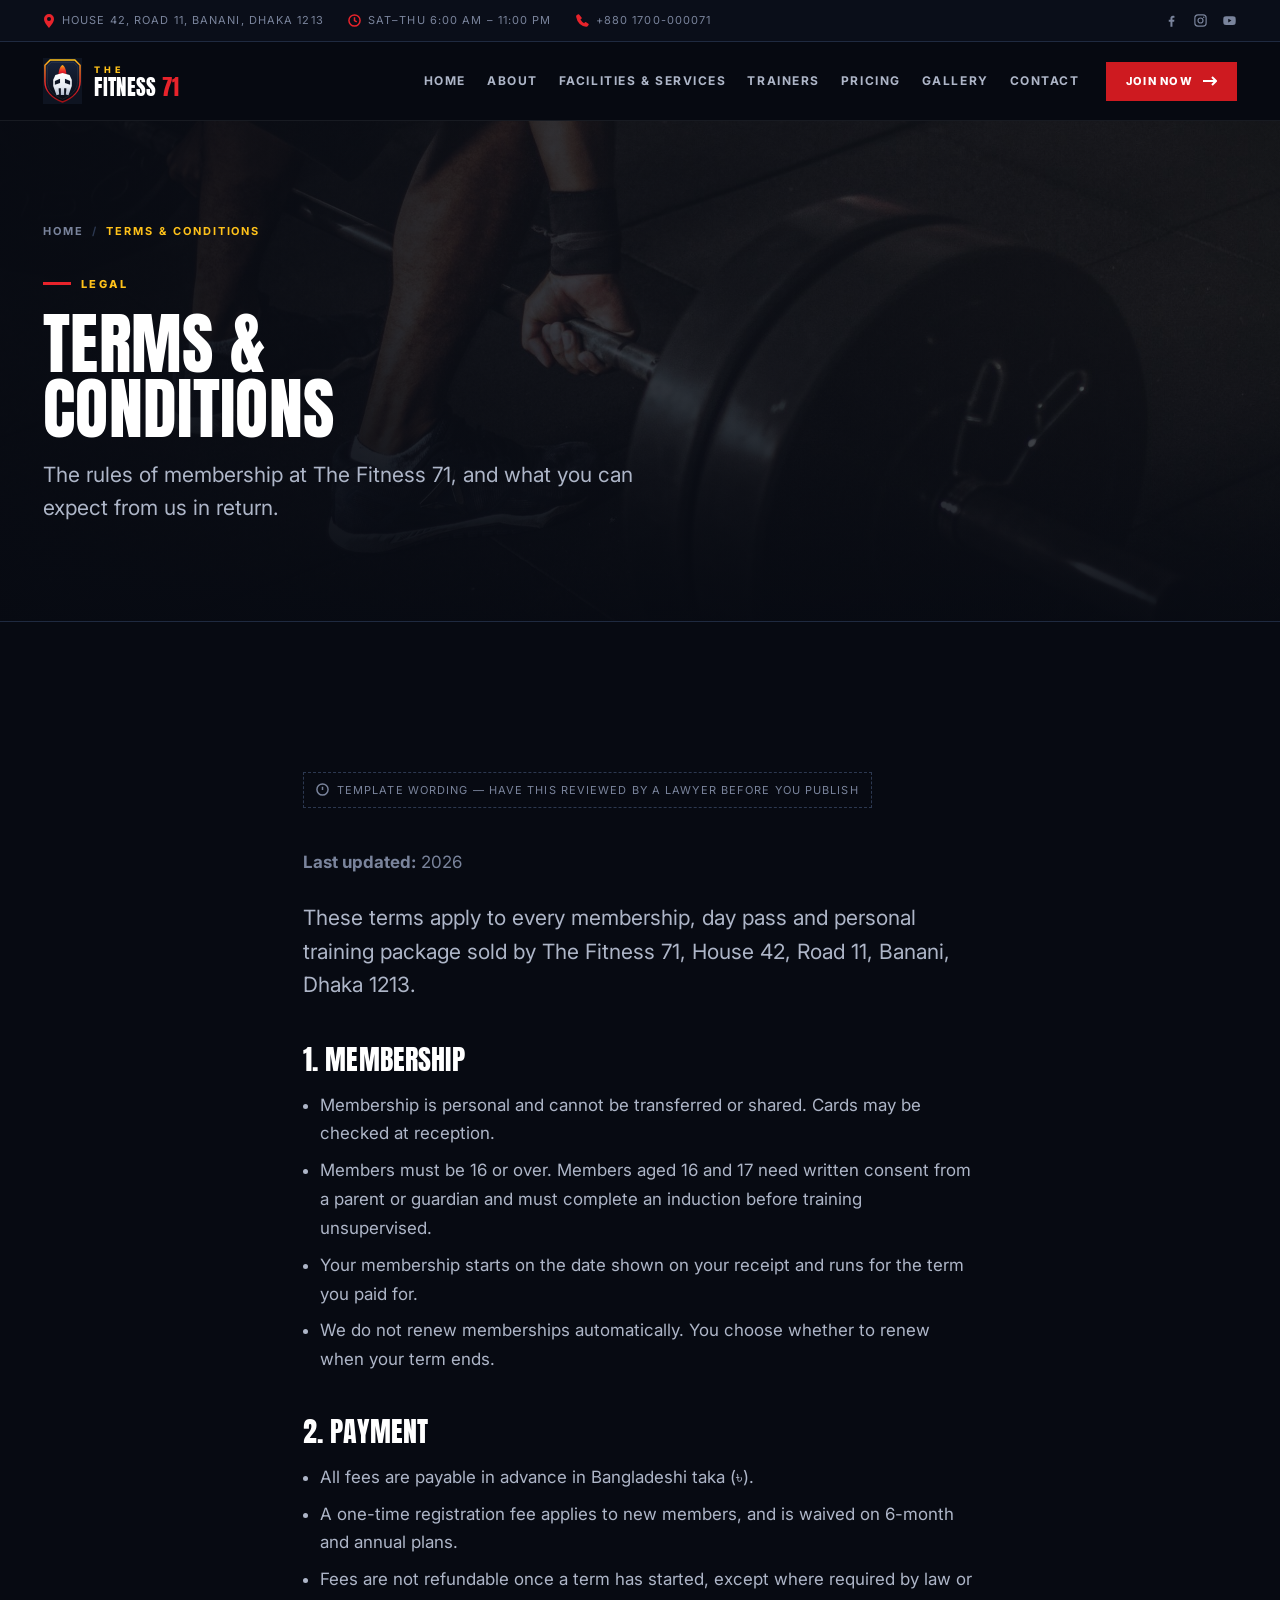
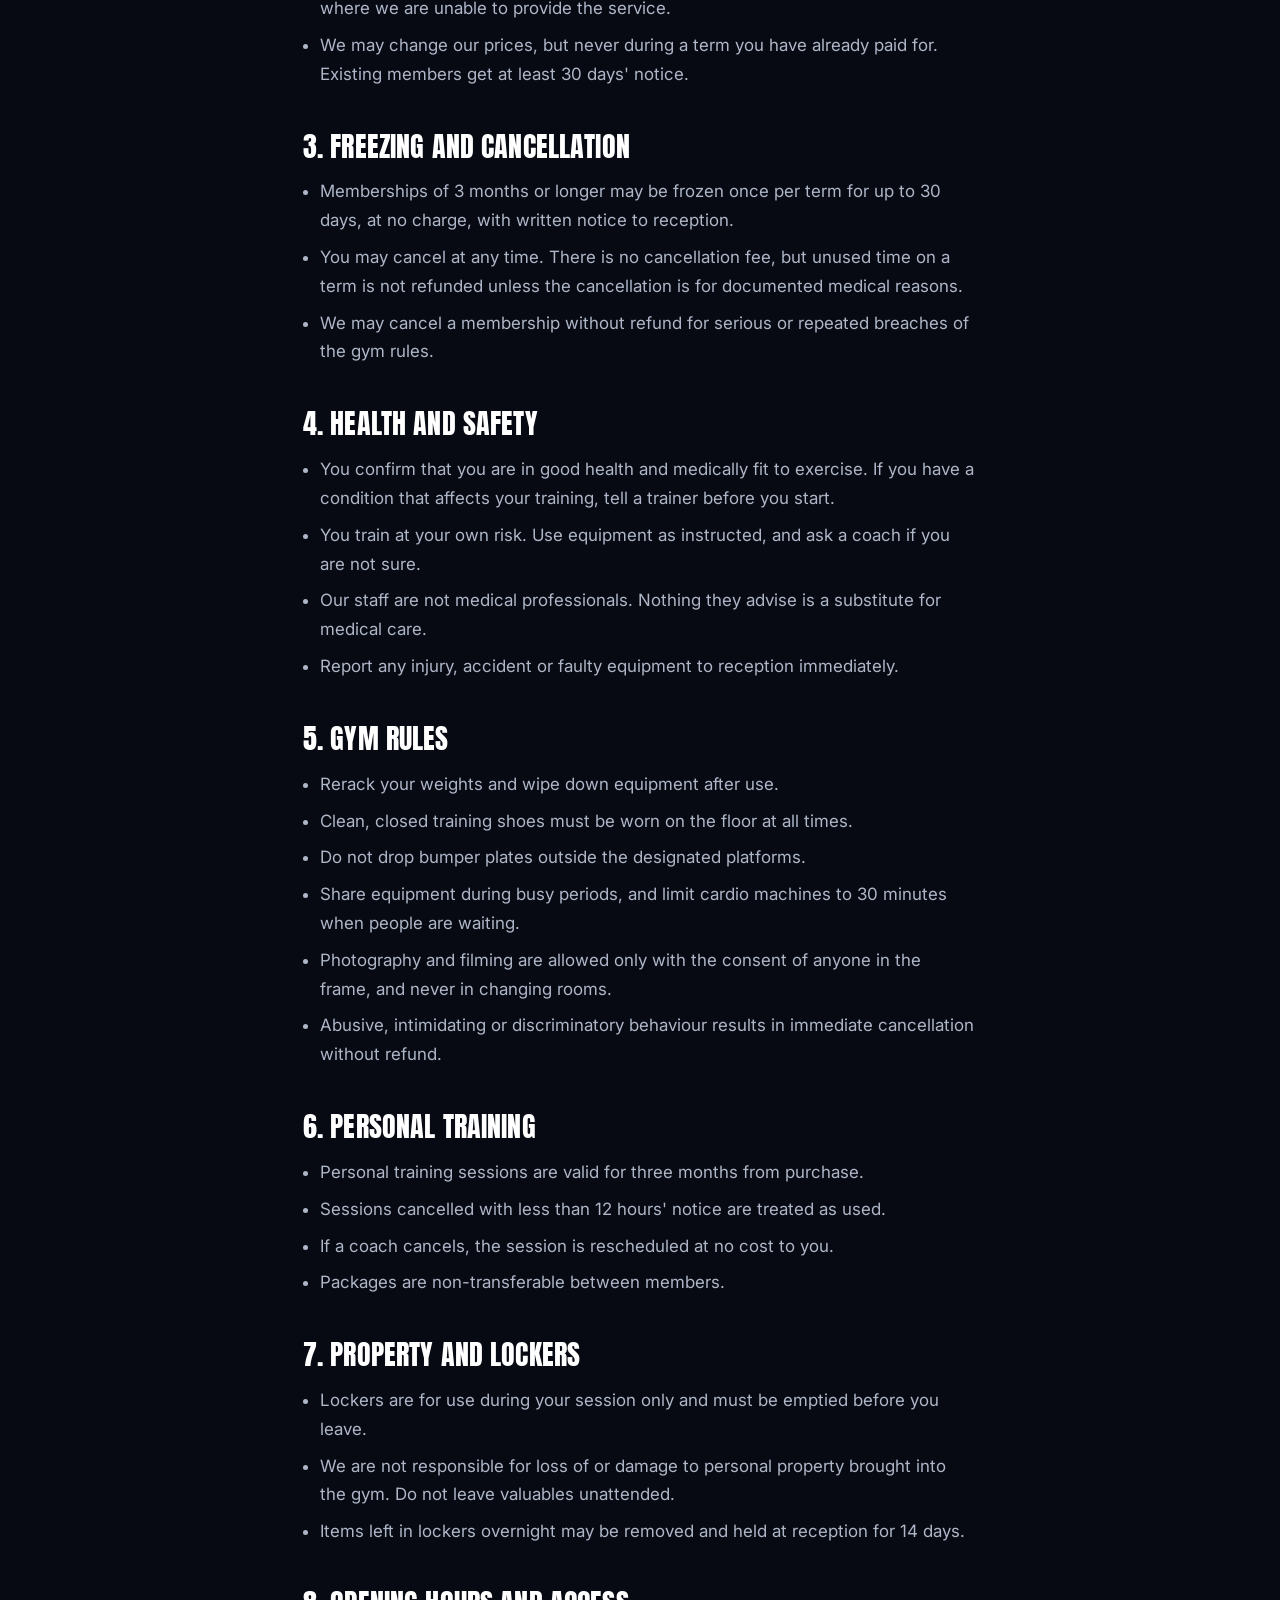
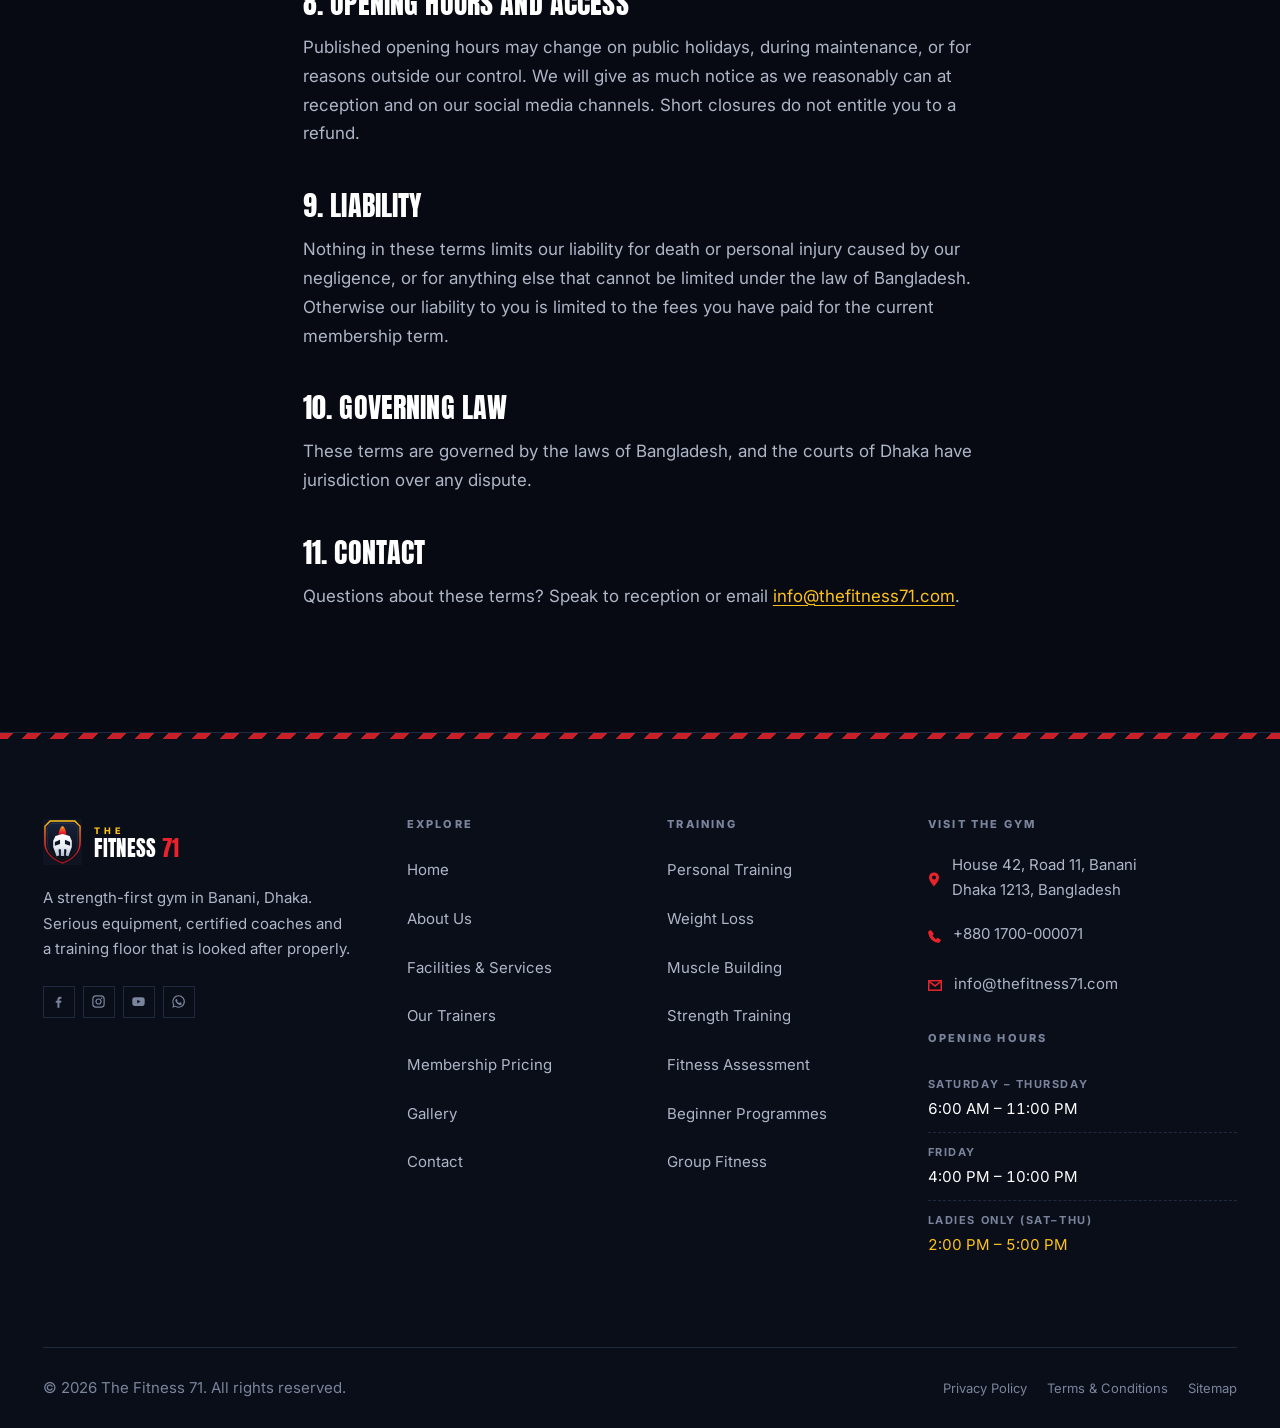
<file: terms.html>
<!DOCTYPE html>
<html lang="en">
<head>
<meta charset="utf-8">
<meta name="viewport" content="width=device-width, initial-scale=1">
<title>Terms &amp; Conditions | The Fitness 71, Dhaka</title>
<meta name="description" content="Membership terms and gym rules for The Fitness 71 in Banani, Dhaka.">
<link rel="canonical" href="https://www.thefitness71.com/terms.html">
<meta name="theme-color" content="#070A12">

<meta property="og:type" content="website">
<meta property="og:site_name" content="The Fitness 71">
<meta property="og:title" content="Terms &amp; Conditions | The Fitness 71, Dhaka">
<meta property="og:description" content="Membership terms and gym rules for The Fitness 71 in Banani, Dhaka.">
<meta property="og:url" content="https://www.thefitness71.com/terms.html">
<meta property="og:image" content="https://www.thefitness71.com/assets/img/hero-home.jpg">
<meta property="og:locale" content="en_GB">
<meta name="twitter:card" content="summary_large_image">

<link rel="icon" href="assets/img/favicon.svg" type="image/svg+xml">
<link rel="apple-touch-icon" href="assets/img/favicon.svg">
<link rel="manifest" href="site.webmanifest">

<link rel="preconnect" href="https://fonts.googleapis.com">
<link rel="preconnect" href="https://fonts.gstatic.com" crossorigin>
<link href="https://fonts.googleapis.com/css2?family=Anton&family=Inter:wght@400;500;600;700;800&display=swap" rel="stylesheet">
<link rel="stylesheet" href="assets/css/style.css">
<script>document.documentElement.className += " js";</script>

<script type="application/ld+json">
{
  "@context": "https://schema.org",
  "@type": "BreadcrumbList",
  "itemListElement": [
    { "@type": "ListItem", "position": 1, "name": "Home", "item": "https://www.thefitness71.com/" },
    { "@type": "ListItem", "position": 2, "name": "Terms &amp; Conditions", "item": "https://www.thefitness71.com/terms.html" }
  ]
}
</script>
</head>
<body>
<a class="skip-link" href="#main">Skip to content</a>

<!-- ══════════════════════════════ TOP BAR ══════════════════════════════ -->
<div class="topbar">
  <div class="container topbar__inner">
    <div class="topbar__items">
      <span><svg width="12" height="14" viewBox="0 0 12 14" fill="currentColor" aria-hidden="true"><path d="M6 0a5 5 0 00-5 5c0 3.6 5 9 5 9s5-5.4 5-9a5 5 0 00-5-5zm0 7a2 2 0 110-4 2 2 0 010 4z"/></svg> House 42, Road 11, Banani, Dhaka 1213</span>
      <span><svg width="13" height="13" viewBox="0 0 14 14" fill="none" stroke="currentColor" stroke-width="1.6" aria-hidden="true"><circle cx="7" cy="7" r="6"/><path d="M7 3.6V7l2.4 1.6"/></svg> Sat–Thu 6:00 AM – 11:00 PM</span>
      <span><svg width="13" height="13" viewBox="0 0 14 14" fill="currentColor" aria-hidden="true"><path d="M3.6.7a1 1 0 00-1.3-.3L1 1.2C.3 1.6 0 2.4.2 3.2a13.4 13.4 0 0010.6 10.6c.8.2 1.6-.1 2-.8l.8-1.3a1 1 0 00-.3-1.3l-2.4-1.6a1 1 0 00-1.3.2l-.8 1a10.6 10.6 0 01-4-4l1-.8a1 1 0 00.2-1.3L3.6.7z"/></svg> <a href="tel:+8801700000071">+880 1700-000071</a></span>
    </div>
    <div class="topbar__socials">
      <a href="https://www.facebook.com/thefitness71" aria-label="The Fitness 71 on Facebook" rel="noopener"><svg width="15" height="15" viewBox="0 0 24 24" fill="currentColor" aria-hidden="true"><path d="M13.5 22v-8h2.7l.4-3.1h-3.1V8.9c0-.9.25-1.5 1.55-1.5H16.7V4.6c-.29-.04-1.27-.12-2.4-.12-2.38 0-4 1.45-4 4.11v2.3H7.6V14h2.7v8h3.2z"/></svg></a>
      <a href="https://www.instagram.com/thefitness71" aria-label="The Fitness 71 on Instagram" rel="noopener"><svg width="15" height="15" viewBox="0 0 24 24" fill="none" stroke="currentColor" stroke-width="1.9" aria-hidden="true"><rect x="3" y="3" width="18" height="18" rx="5"/><circle cx="12" cy="12" r="4"/><circle cx="17.2" cy="6.8" r="1.2" fill="currentColor" stroke="none"/></svg></a>
      <a href="https://www.youtube.com/@thefitness71" aria-label="The Fitness 71 on YouTube" rel="noopener"><svg width="15" height="15" viewBox="0 0 24 24" fill="currentColor" aria-hidden="true"><path d="M21.6 7.2a2.5 2.5 0 00-1.8-1.8C18.2 5 12 5 12 5s-6.2 0-7.8.4A2.5 2.5 0 002.4 7.2 26 26 0 002 12a26 26 0 00.4 4.8 2.5 2.5 0 001.8 1.8C5.8 19 12 19 12 19s6.2 0 7.8-.4a2.5 2.5 0 001.8-1.8A26 26 0 0022 12a26 26 0 00-.4-4.8zM10 15V9l5.2 3-5.2 3z"/></svg></a>
    </div>
  </div>
</div>

<!-- ══════════════════════════════ HEADER ══════════════════════════════ -->
<header class="site-header">
  <div class="container site-header__inner">
    <a class="brand" href="index.html" aria-label="The Fitness 71 — home">
      <img class="brand__mark" src="assets/img/logo-mark.svg" alt="" width="120" height="140" decoding="async">
      <span class="brand__word">
        <span class="brand__the">The</span>
        <span class="brand__name">Fitness <b>71</b></span>
      </span>
    </a>

    <nav class="nav" id="site-nav" aria-label="Main">
      <ul class="nav__list">
        <li class="nav__item"><a class="nav__link" href="index.html">Home</a></li>
        <li class="nav__item"><a class="nav__link" href="about.html">About</a></li>
        <li class="nav__item"><a class="nav__link" href="facilities.html">Facilities &amp; Services</a></li>
        <li class="nav__item"><a class="nav__link" href="trainers.html">Trainers</a></li>
        <li class="nav__item"><a class="nav__link" href="pricing.html">Pricing</a></li>
        <li class="nav__item"><a class="nav__link" href="gallery.html">Gallery</a></li>
        <li class="nav__item"><a class="nav__link" href="contact.html">Contact</a></li>
      </ul>
      <a class="btn btn--block nav__cta" href="contact.html">Join Now</a>
      <div class="nav__meta">
        <a href="tel:+8801700000071">+880 1700-000071</a>
        <a href="mailto:info@thefitness71.com">info@thefitness71.com</a>
        <span>House 42, Road 11, Banani, Dhaka 1213</span>
      </div>
    </nav>

    <a class="btn btn--sm header__cta" href="contact.html">Join Now <svg class="arw" width="14" height="10" viewBox="0 0 14 10" fill="none" aria-hidden="true"><path d="M9 1l4 4-4 4M13 5H0" stroke="currentColor" stroke-width="2"/></svg></a>

    <button class="nav-toggle" type="button" aria-expanded="false" aria-controls="site-nav" aria-label="Open menu">
      <span class="nav-toggle__bars"><span></span><span></span><span></span></span>
    </button>
  </div>
</header>
<div class="nav-scrim"></div>

<main id="main">

  <section class="page-hero">
    <div class="page-hero__bg">
      <img src="assets/img/hero-pricing.jpg" alt="" width="1920" height="900" fetchpriority="high" decoding="async">
    </div>
    <div class="page-hero__scrim"></div>
    <div class="container">
      <div class="page-hero__content">
        <ol class="breadcrumb">
          <li><a href="index.html">Home</a></li>
          <li><span aria-current="page">Terms &amp; Conditions</span></li>
        </ol>
        <p class="eyebrow">Legal</p>
        <h1>Terms &amp;<br>conditions</h1>
        <p class="lede">The rules of membership at The Fitness 71, and what you can expect from us in return.</p>
      </div>
    </div>
  </section>

  <section class="section">
    <div class="container container--narrow">
      <p class="placeholder-note" style="margin-bottom:2.5rem">
        <svg width="13" height="13" viewBox="0 0 14 14" fill="none" stroke="currentColor" stroke-width="1.6" aria-hidden="true"><circle cx="7" cy="7" r="6"/><path d="M7 4v3.5M7 10h.01"/></svg>
        Template wording — have this reviewed by a lawyer before you publish
      </p>

      <div class="prose" data-reveal>
        <p class="muted"><strong>Last updated:</strong> <span data-year>2026</span></p>

        <p class="lede" style="margin-top:1.5rem">
          These terms apply to every membership, day pass and personal training package sold
          by The Fitness 71, House 42, Road 11, Banani, Dhaka 1213.
        </p>

        <h2>1. Membership</h2>
        <ul>
          <li>Membership is personal and cannot be transferred or shared. Cards may be checked at reception.</li>
          <li>Members must be 16 or over. Members aged 16 and 17 need written consent from a parent or guardian and must complete an induction before training unsupervised.</li>
          <li>Your membership starts on the date shown on your receipt and runs for the term you paid for.</li>
          <li>We do not renew memberships automatically. You choose whether to renew when your term ends.</li>
        </ul>

        <h2>2. Payment</h2>
        <ul>
          <li>All fees are payable in advance in Bangladeshi taka (৳).</li>
          <li>A one-time registration fee applies to new members, and is waived on 6-month and annual plans.</li>
          <li>Fees are not refundable once a term has started, except where required by law or where we are unable to provide the service.</li>
          <li>We may change our prices, but never during a term you have already paid for. Existing members get at least 30 days' notice.</li>
        </ul>

        <h2>3. Freezing and cancellation</h2>
        <ul>
          <li>Memberships of 3 months or longer may be frozen once per term for up to 30 days, at no charge, with written notice to reception.</li>
          <li>You may cancel at any time. There is no cancellation fee, but unused time on a term is not refunded unless the cancellation is for documented medical reasons.</li>
          <li>We may cancel a membership without refund for serious or repeated breaches of the gym rules.</li>
        </ul>

        <h2>4. Health and safety</h2>
        <ul>
          <li>You confirm that you are in good health and medically fit to exercise. If you have a condition that affects your training, tell a trainer before you start.</li>
          <li>You train at your own risk. Use equipment as instructed, and ask a coach if you are not sure.</li>
          <li>Our staff are not medical professionals. Nothing they advise is a substitute for medical care.</li>
          <li>Report any injury, accident or faulty equipment to reception immediately.</li>
        </ul>

        <h2>5. Gym rules</h2>
        <ul>
          <li>Rerack your weights and wipe down equipment after use.</li>
          <li>Clean, closed training shoes must be worn on the floor at all times.</li>
          <li>Do not drop bumper plates outside the designated platforms.</li>
          <li>Share equipment during busy periods, and limit cardio machines to 30 minutes when people are waiting.</li>
          <li>Photography and filming are allowed only with the consent of anyone in the frame, and never in changing rooms.</li>
          <li>Abusive, intimidating or discriminatory behaviour results in immediate cancellation without refund.</li>
        </ul>

        <h2>6. Personal training</h2>
        <ul>
          <li>Personal training sessions are valid for three months from purchase.</li>
          <li>Sessions cancelled with less than 12 hours' notice are treated as used.</li>
          <li>If a coach cancels, the session is rescheduled at no cost to you.</li>
          <li>Packages are non-transferable between members.</li>
        </ul>

        <h2>7. Property and lockers</h2>
        <ul>
          <li>Lockers are for use during your session only and must be emptied before you leave.</li>
          <li>We are not responsible for loss of or damage to personal property brought into the gym. Do not leave valuables unattended.</li>
          <li>Items left in lockers overnight may be removed and held at reception for 14 days.</li>
        </ul>

        <h2>8. Opening hours and access</h2>
        <p>
          Published opening hours may change on public holidays, during maintenance, or for
          reasons outside our control. We will give as much notice as we reasonably can at
          reception and on our social media channels. Short closures do not entitle you to a refund.
        </p>

        <h2>9. Liability</h2>
        <p>
          Nothing in these terms limits our liability for death or personal injury caused by
          our negligence, or for anything else that cannot be limited under the law of
          Bangladesh. Otherwise our liability to you is limited to the fees you have paid for
          the current membership term.
        </p>

        <h2>10. Governing law</h2>
        <p>
          These terms are governed by the laws of Bangladesh, and the courts of Dhaka have
          jurisdiction over any dispute.
        </p>

        <h2>11. Contact</h2>
        <p>
          Questions about these terms? Speak to reception or email
          <a href="mailto:info@thefitness71.com">info@thefitness71.com</a>.
        </p>
      </div>
    </div>
  </section>

</main>

<!-- ══════════════════════════════ FOOTER ══════════════════════════════ -->
<footer class="site-footer">
  <div class="hazard"></div>
  <div class="container site-footer__top">
    <div>
      <a class="brand" href="index.html" aria-label="The Fitness 71 — home">
      <img class="brand__mark" src="assets/img/logo-mark.svg" alt="" width="120" height="140" loading="lazy" decoding="async">
      <span class="brand__word">
        <span class="brand__the">The</span>
        <span class="brand__name">Fitness <b>71</b></span>
      </span>
    </a>
      <p>
        A strength-first gym in Banani, Dhaka. Serious equipment, certified coaches
        and a training floor that is looked after properly.
      </p>
      <div class="site-footer__socials socials">
        <a href="https://www.facebook.com/thefitness71" aria-label="Facebook" rel="noopener"><svg width="15" height="15" viewBox="0 0 24 24" fill="currentColor" aria-hidden="true"><path d="M13.5 22v-8h2.7l.4-3.1h-3.1V8.9c0-.9.25-1.5 1.55-1.5H16.7V4.6c-.29-.04-1.27-.12-2.4-.12-2.38 0-4 1.45-4 4.11v2.3H7.6V14h2.7v8h3.2z"/></svg></a>
        <a href="https://www.instagram.com/thefitness71" aria-label="Instagram" rel="noopener"><svg width="15" height="15" viewBox="0 0 24 24" fill="none" stroke="currentColor" stroke-width="1.9" aria-hidden="true"><rect x="3" y="3" width="18" height="18" rx="5"/><circle cx="12" cy="12" r="4"/><circle cx="17.2" cy="6.8" r="1.2" fill="currentColor" stroke="none"/></svg></a>
        <a href="https://www.youtube.com/@thefitness71" aria-label="YouTube" rel="noopener"><svg width="15" height="15" viewBox="0 0 24 24" fill="currentColor" aria-hidden="true"><path d="M21.6 7.2a2.5 2.5 0 00-1.8-1.8C18.2 5 12 5 12 5s-6.2 0-7.8.4A2.5 2.5 0 002.4 7.2 26 26 0 002 12a26 26 0 00.4 4.8 2.5 2.5 0 001.8 1.8C5.8 19 12 19 12 19s6.2 0 7.8-.4a2.5 2.5 0 001.8-1.8A26 26 0 0022 12a26 26 0 00-.4-4.8zM10 15V9l5.2 3-5.2 3z"/></svg></a>
        <a href="https://wa.me/8801700000071" aria-label="WhatsApp" rel="noopener"><svg width="15" height="15" viewBox="0 0 24 24" fill="currentColor" aria-hidden="true"><path d="M12 2a10 10 0 00-8.6 15l-1.3 4.8 4.9-1.3A10 10 0 1012 2zm0 18.2a8.2 8.2 0 01-4.2-1.2l-.3-.2-2.9.8.8-2.8-.2-.3A8.2 8.2 0 1112 20.2zm4.5-6.1c-.2-.1-1.4-.7-1.7-.8-.2-.1-.4-.1-.5.1l-.7.9c-.1.2-.3.2-.5.1a6.7 6.7 0 01-3.3-2.9c-.1-.2 0-.4.1-.5l.4-.5c.1-.2.1-.3 0-.5l-.7-1.7c-.2-.4-.4-.4-.5-.4h-.5a1 1 0 00-.7.3 3 3 0 00-.9 2.2 5.2 5.2 0 001.1 2.8 11.8 11.8 0 004.5 4c2.1.8 2.1.5 2.5.5a2.6 2.6 0 001.7-1.2 2.1 2.1 0 00.1-1.2z"/></svg></a>
      </div>
    </div>

    <div>
      <h2>Explore</h2>
      <ul class="f-list">
        <li><a href="index.html">Home</a></li>
        <li><a href="about.html">About Us</a></li>
        <li><a href="facilities.html">Facilities &amp; Services</a></li>
        <li><a href="trainers.html">Our Trainers</a></li>
        <li><a href="pricing.html">Membership Pricing</a></li>
        <li><a href="gallery.html">Gallery</a></li>
        <li><a href="contact.html">Contact</a></li>
      </ul>
    </div>

    <div>
      <h2>Training</h2>
      <ul class="f-list">
        <li><a href="facilities.html#personal-training">Personal Training</a></li>
        <li><a href="facilities.html#weight-loss">Weight Loss</a></li>
        <li><a href="facilities.html#muscle-building">Muscle Building</a></li>
        <li><a href="facilities.html#strength-service">Strength Training</a></li>
        <li><a href="facilities.html#assessment">Fitness Assessment</a></li>
        <li><a href="facilities.html#beginner">Beginner Programmes</a></li>
        <li><a href="facilities.html#group">Group Fitness</a></li>
      </ul>
    </div>

    <div>
      <h2>Visit the gym</h2>
      <ul class="f-contact">
        <li>
          <svg width="12" height="14" viewBox="0 0 12 14" fill="currentColor" aria-hidden="true"><path d="M6 0a5 5 0 00-5 5c0 3.6 5 9 5 9s5-5.4 5-9a5 5 0 00-5-5zm0 7a2 2 0 110-4 2 2 0 010 4z"/></svg>
          <span>House 42, Road 11, Banani<br>Dhaka 1213, Bangladesh</span>
        </li>
        <li><svg width="13" height="13" viewBox="0 0 14 14" fill="currentColor" aria-hidden="true"><path d="M3.6.7a1 1 0 00-1.3-.3L1 1.2C.3 1.6 0 2.4.2 3.2a13.4 13.4 0 0010.6 10.6c.8.2 1.6-.1 2-.8l.8-1.3a1 1 0 00-.3-1.3l-2.4-1.6a1 1 0 00-1.3.2l-.8 1a10.6 10.6 0 01-4-4l1-.8a1 1 0 00.2-1.3L3.6.7z"/></svg><a href="tel:+8801700000071">+880 1700-000071</a></li>
        <li><svg width="14" height="11" viewBox="0 0 14 11" fill="none" stroke="currentColor" stroke-width="1.5" aria-hidden="true"><rect x=".75" y=".75" width="12.5" height="9.5"/><path d="M1 1.5l6 4.5 6-4.5"/></svg><a href="mailto:info@thefitness71.com">info@thefitness71.com</a></li>
      </ul>

      <h2 style="margin-top:2rem">Opening hours</h2>
      <ul class="hours">
        <li><span>Saturday – Thursday</span><span>6:00 AM – 11:00 PM</span></li>
        <li><span>Friday</span><span>4:00 PM – 10:00 PM</span></li>
        <li class="is-highlight"><span>Ladies only (Sat–Thu)</span><span>2:00 PM – 5:00 PM</span></li>
      </ul>
    </div>
  </div>

  <div class="container">
    <div class="site-footer__bar">
      <p>&copy; <span data-year>2026</span> The Fitness 71. All rights reserved.</p>
      <div class="site-footer__legal">
        <a href="privacy.html">Privacy Policy</a>
        <a href="terms.html">Terms &amp; Conditions</a>
        <a href="sitemap.xml">Sitemap</a>
      </div>
    </div>
  </div>
</footer>

<button class="to-top" type="button" aria-label="Back to top"><svg width="14" height="10" viewBox="0 0 14 10" fill="none" aria-hidden="true"><path d="M1 8l6-6 6 6" stroke="currentColor" stroke-width="2"/></svg></button>

<script src="assets/js/main.js" defer></script>
</body>
</html>
</file>
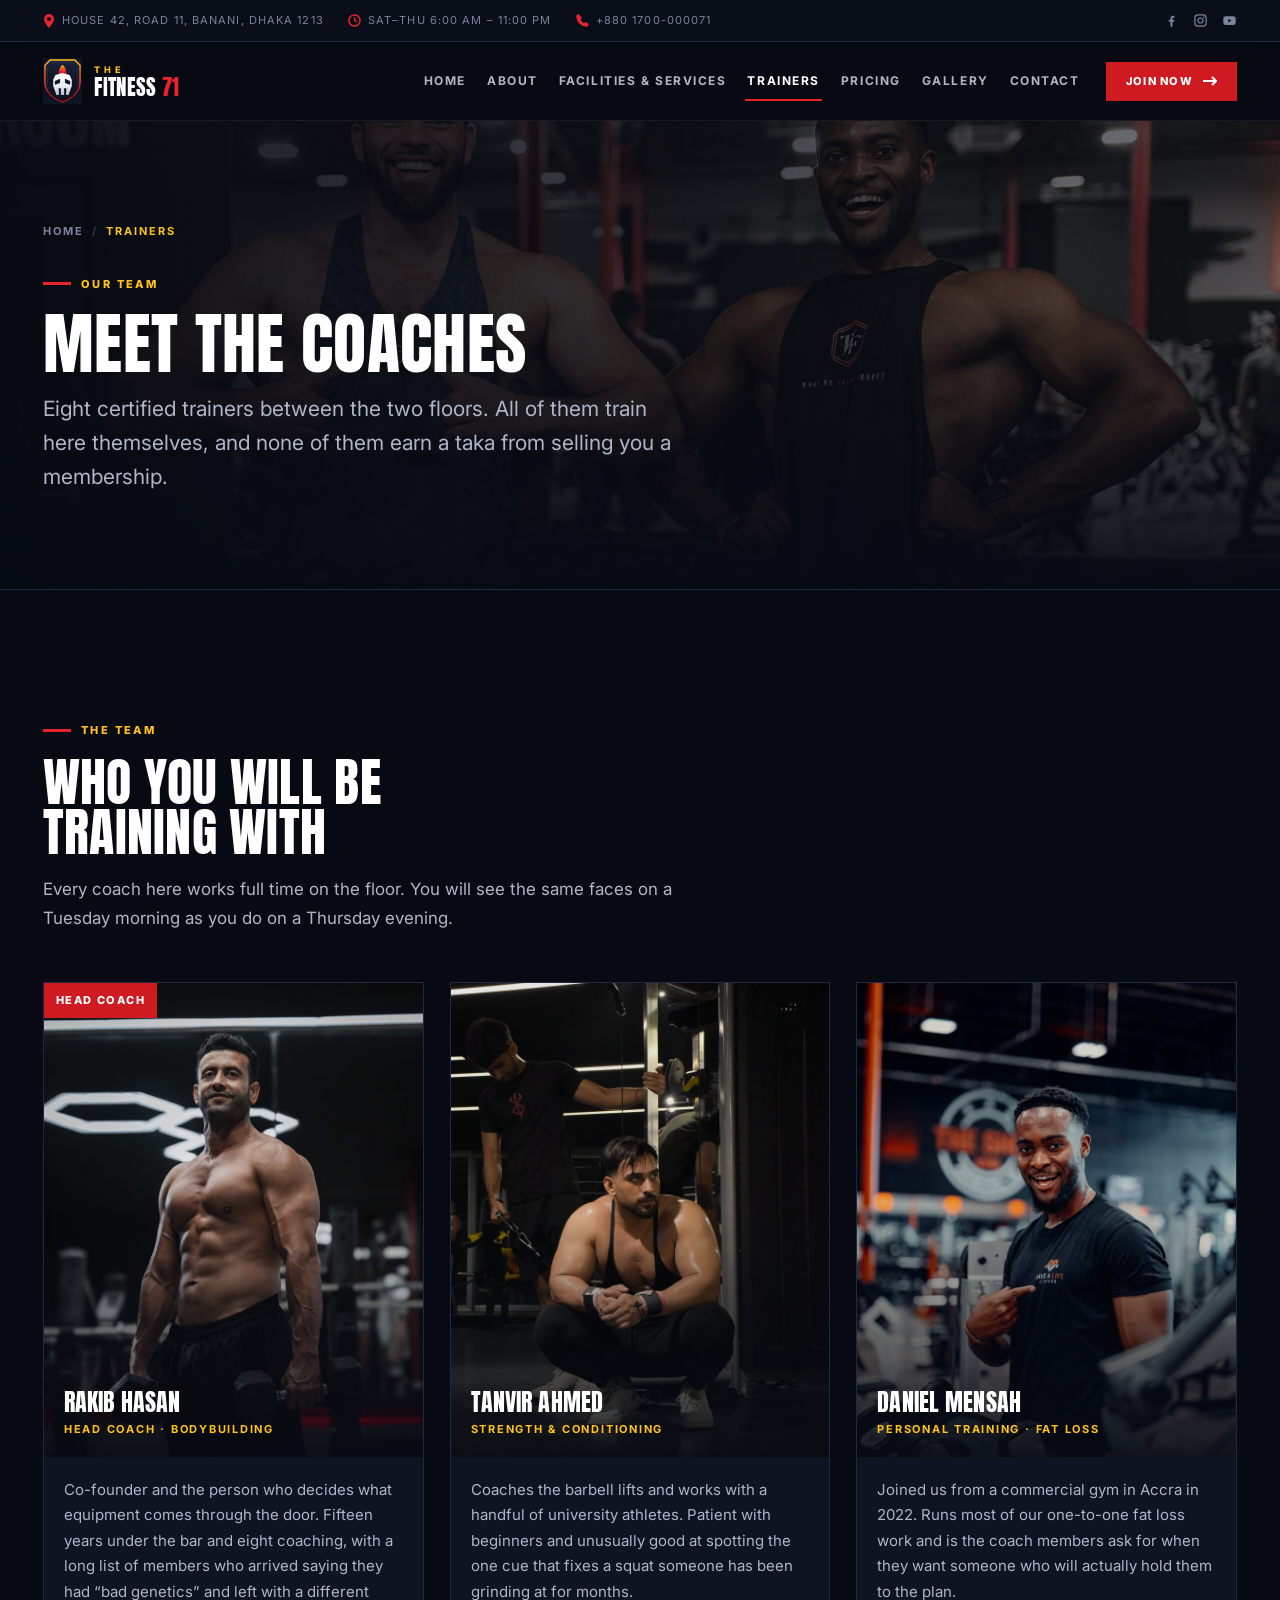
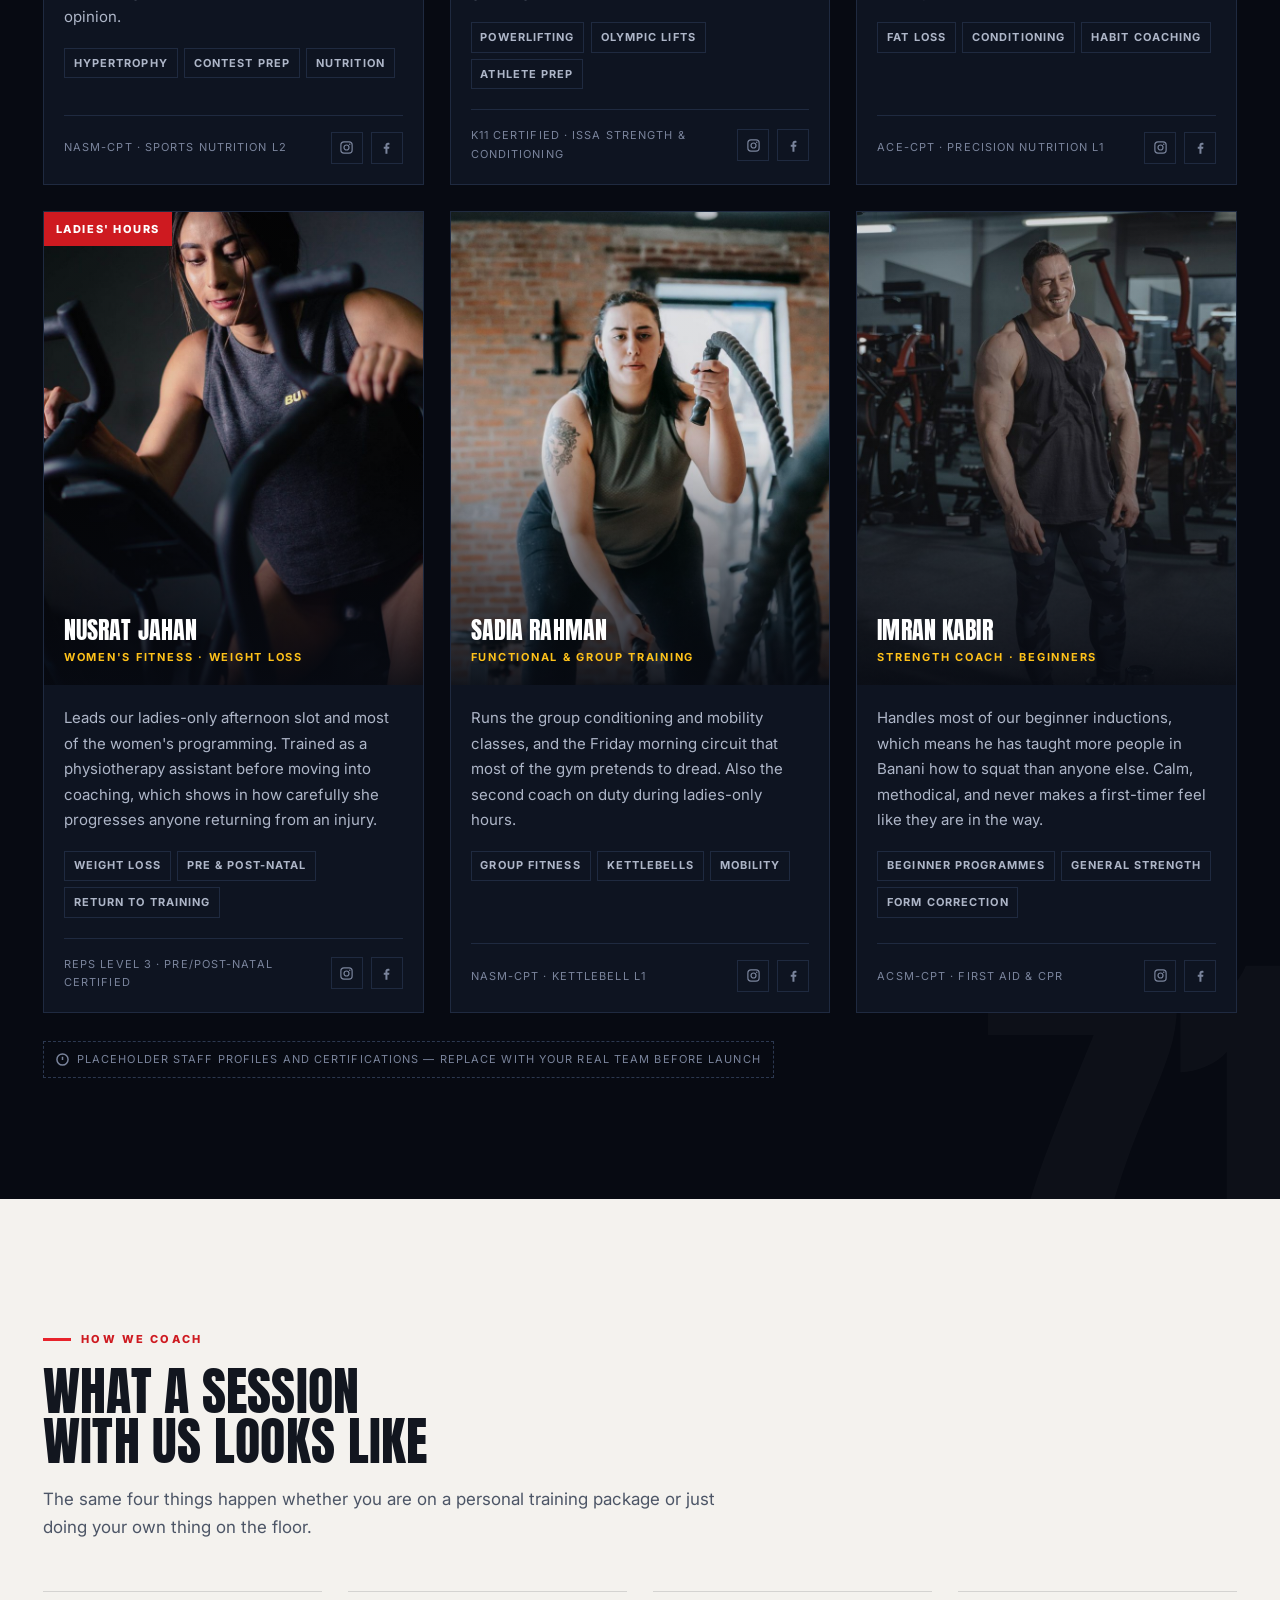
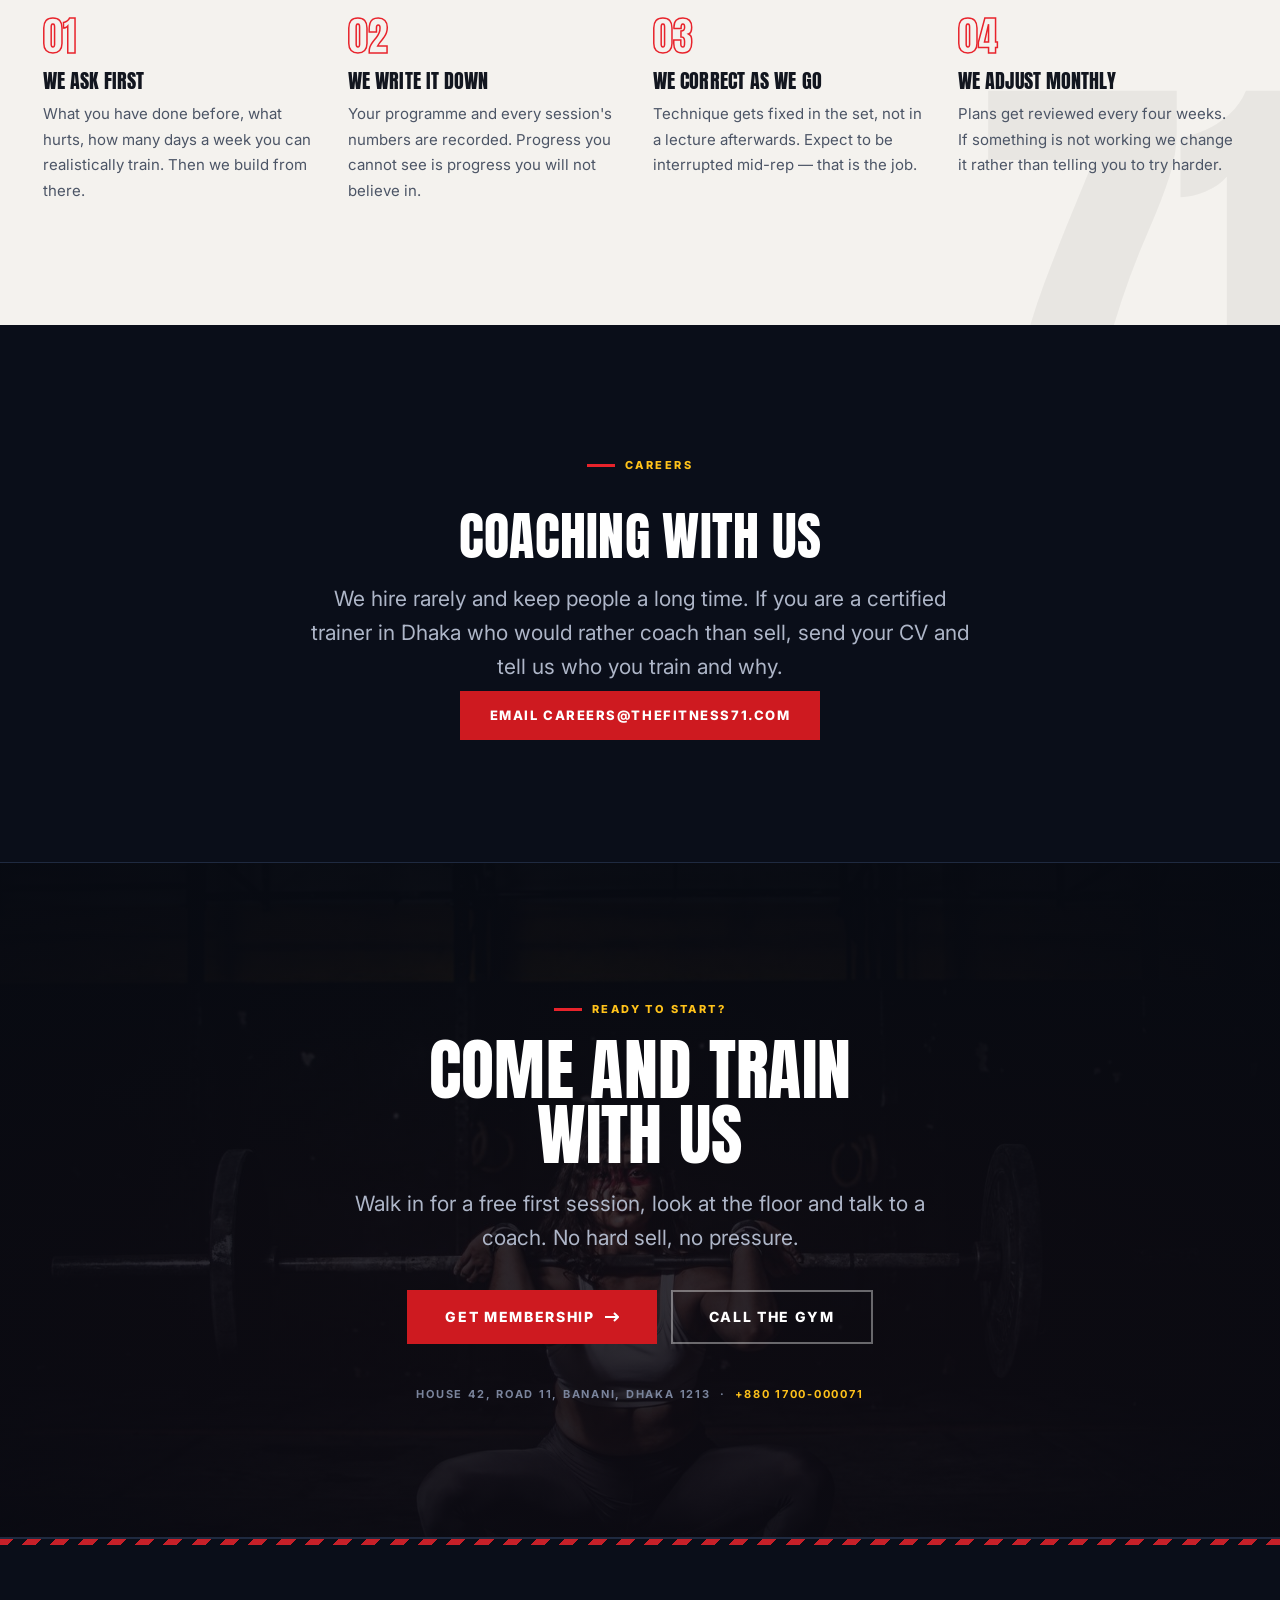
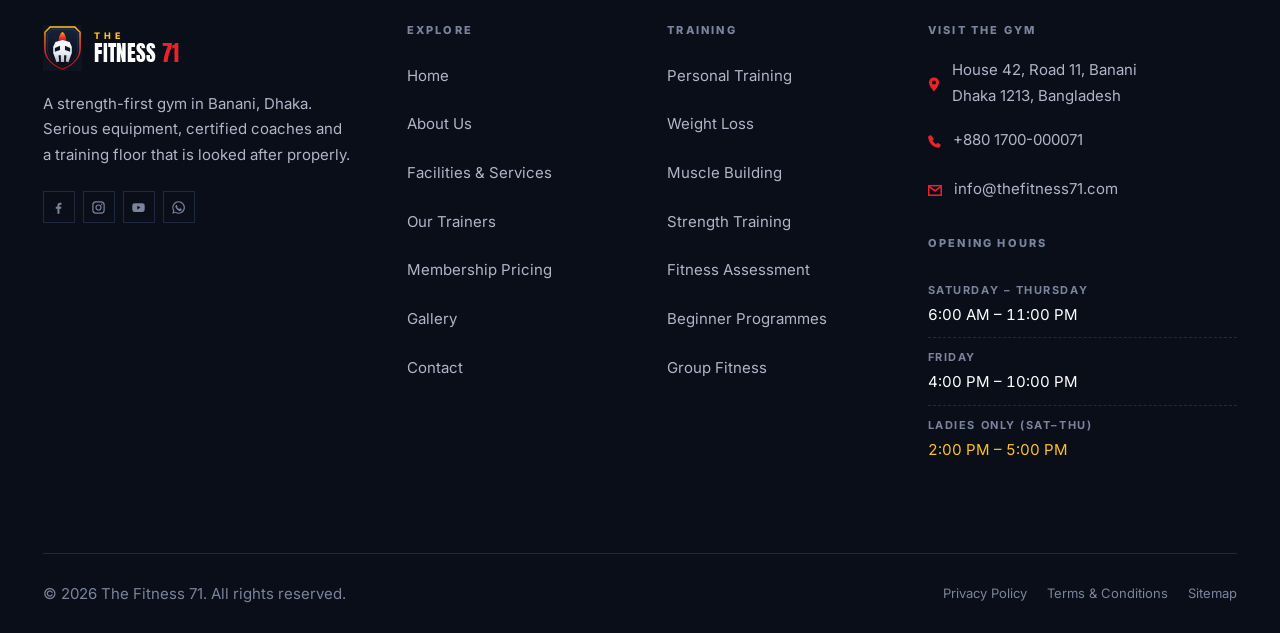
<file: trainers.html>
<!DOCTYPE html>
<html lang="en">
<head>
<meta charset="utf-8">
<meta name="viewport" content="width=device-width, initial-scale=1">
<title>Our Trainers — Certified Personal Trainers in Dhaka | The Fitness 71</title>
<meta name="description" content="Meet the certified personal trainers at The Fitness 71 in Banani, Dhaka. Strength and conditioning, bodybuilding, weight loss, women's fitness and beginner coaching.">
<link rel="canonical" href="https://www.thefitness71.com/trainers.html">
<meta name="theme-color" content="#070A12">

<meta property="og:type" content="website">
<meta property="og:site_name" content="The Fitness 71">
<meta property="og:title" content="Our Trainers — Certified Personal Trainers in Dhaka | The Fitness 71">
<meta property="og:description" content="Meet the certified personal trainers at The Fitness 71 in Banani, Dhaka. Strength and conditioning, bodybuilding, weight loss, women's fitness and beginner coaching.">
<meta property="og:url" content="https://www.thefitness71.com/trainers.html">
<meta property="og:image" content="https://www.thefitness71.com/assets/img/hero-trainers.jpg">
<meta property="og:locale" content="en_GB">
<meta name="twitter:card" content="summary_large_image">

<link rel="icon" href="assets/img/favicon.svg" type="image/svg+xml">
<link rel="apple-touch-icon" href="assets/img/favicon.svg">
<link rel="manifest" href="site.webmanifest">

<link rel="preconnect" href="https://fonts.googleapis.com">
<link rel="preconnect" href="https://fonts.gstatic.com" crossorigin>
<link rel="preload" as="image" href="assets/img/hero-trainers.jpg" fetchpriority="high">
<link href="https://fonts.googleapis.com/css2?family=Anton&family=Inter:wght@400;500;600;700;800&display=swap" rel="stylesheet">
<link rel="stylesheet" href="assets/css/style.css">
<script>document.documentElement.className += " js";</script>

<script type="application/ld+json">
{
  "@context": "https://schema.org",
  "@type": "BreadcrumbList",
  "itemListElement": [
    { "@type": "ListItem", "position": 1, "name": "Home", "item": "https://www.thefitness71.com/" },
    { "@type": "ListItem", "position": 2, "name": "Trainers", "item": "https://www.thefitness71.com/trainers.html" }
  ]
}
</script>
</head>
<body>
<a class="skip-link" href="#main">Skip to content</a>

<!-- ══════════════════════════════ TOP BAR ══════════════════════════════ -->
<div class="topbar">
  <div class="container topbar__inner">
    <div class="topbar__items">
      <span><svg width="12" height="14" viewBox="0 0 12 14" fill="currentColor" aria-hidden="true"><path d="M6 0a5 5 0 00-5 5c0 3.6 5 9 5 9s5-5.4 5-9a5 5 0 00-5-5zm0 7a2 2 0 110-4 2 2 0 010 4z"/></svg> House 42, Road 11, Banani, Dhaka 1213</span>
      <span><svg width="13" height="13" viewBox="0 0 14 14" fill="none" stroke="currentColor" stroke-width="1.6" aria-hidden="true"><circle cx="7" cy="7" r="6"/><path d="M7 3.6V7l2.4 1.6"/></svg> Sat–Thu 6:00 AM – 11:00 PM</span>
      <span><svg width="13" height="13" viewBox="0 0 14 14" fill="currentColor" aria-hidden="true"><path d="M3.6.7a1 1 0 00-1.3-.3L1 1.2C.3 1.6 0 2.4.2 3.2a13.4 13.4 0 0010.6 10.6c.8.2 1.6-.1 2-.8l.8-1.3a1 1 0 00-.3-1.3l-2.4-1.6a1 1 0 00-1.3.2l-.8 1a10.6 10.6 0 01-4-4l1-.8a1 1 0 00.2-1.3L3.6.7z"/></svg> <a href="tel:+8801700000071">+880 1700-000071</a></span>
    </div>
    <div class="topbar__socials">
      <a href="https://www.facebook.com/thefitness71" aria-label="The Fitness 71 on Facebook" rel="noopener"><svg width="15" height="15" viewBox="0 0 24 24" fill="currentColor" aria-hidden="true"><path d="M13.5 22v-8h2.7l.4-3.1h-3.1V8.9c0-.9.25-1.5 1.55-1.5H16.7V4.6c-.29-.04-1.27-.12-2.4-.12-2.38 0-4 1.45-4 4.11v2.3H7.6V14h2.7v8h3.2z"/></svg></a>
      <a href="https://www.instagram.com/thefitness71" aria-label="The Fitness 71 on Instagram" rel="noopener"><svg width="15" height="15" viewBox="0 0 24 24" fill="none" stroke="currentColor" stroke-width="1.9" aria-hidden="true"><rect x="3" y="3" width="18" height="18" rx="5"/><circle cx="12" cy="12" r="4"/><circle cx="17.2" cy="6.8" r="1.2" fill="currentColor" stroke="none"/></svg></a>
      <a href="https://www.youtube.com/@thefitness71" aria-label="The Fitness 71 on YouTube" rel="noopener"><svg width="15" height="15" viewBox="0 0 24 24" fill="currentColor" aria-hidden="true"><path d="M21.6 7.2a2.5 2.5 0 00-1.8-1.8C18.2 5 12 5 12 5s-6.2 0-7.8.4A2.5 2.5 0 002.4 7.2 26 26 0 002 12a26 26 0 00.4 4.8 2.5 2.5 0 001.8 1.8C5.8 19 12 19 12 19s6.2 0 7.8-.4a2.5 2.5 0 001.8-1.8A26 26 0 0022 12a26 26 0 00-.4-4.8zM10 15V9l5.2 3-5.2 3z"/></svg></a>
    </div>
  </div>
</div>

<!-- ══════════════════════════════ HEADER ══════════════════════════════ -->
<header class="site-header">
  <div class="container site-header__inner">
    <a class="brand" href="index.html" aria-label="The Fitness 71 — home">
      <img class="brand__mark" src="assets/img/logo-mark.svg" alt="" width="120" height="140" decoding="async">
      <span class="brand__word">
        <span class="brand__the">The</span>
        <span class="brand__name">Fitness <b>71</b></span>
      </span>
    </a>

    <nav class="nav" id="site-nav" aria-label="Main">
      <ul class="nav__list">
        <li class="nav__item"><a class="nav__link" href="index.html">Home</a></li>
        <li class="nav__item"><a class="nav__link" href="about.html">About</a></li>
        <li class="nav__item"><a class="nav__link" href="facilities.html">Facilities &amp; Services</a></li>
        <li class="nav__item"><a class="nav__link" href="trainers.html" aria-current="page">Trainers</a></li>
        <li class="nav__item"><a class="nav__link" href="pricing.html">Pricing</a></li>
        <li class="nav__item"><a class="nav__link" href="gallery.html">Gallery</a></li>
        <li class="nav__item"><a class="nav__link" href="contact.html">Contact</a></li>
      </ul>
      <a class="btn btn--block nav__cta" href="contact.html">Join Now</a>
      <div class="nav__meta">
        <a href="tel:+8801700000071">+880 1700-000071</a>
        <a href="mailto:info@thefitness71.com">info@thefitness71.com</a>
        <span>House 42, Road 11, Banani, Dhaka 1213</span>
      </div>
    </nav>

    <a class="btn btn--sm header__cta" href="contact.html">Join Now <svg class="arw" width="14" height="10" viewBox="0 0 14 10" fill="none" aria-hidden="true"><path d="M9 1l4 4-4 4M13 5H0" stroke="currentColor" stroke-width="2"/></svg></a>

    <button class="nav-toggle" type="button" aria-expanded="false" aria-controls="site-nav" aria-label="Open menu">
      <span class="nav-toggle__bars"><span></span><span></span><span></span></span>
    </button>
  </div>
</header>
<div class="nav-scrim"></div>

<main id="main">

  <section class="page-hero">
    <div class="page-hero__bg">
      <img src="assets/img/hero-trainers.jpg" alt="Two coaches on the training floor at The Fitness 71 in Banani, Dhaka" width="1920" height="900" fetchpriority="high" decoding="async">
    </div>
    <div class="page-hero__scrim"></div>
    <div class="container">
      <div class="page-hero__content">
        <ol class="breadcrumb">
          <li><a href="index.html">Home</a></li>
          <li><span aria-current="page">Trainers</span></li>
        </ol>
        <p class="eyebrow">Our team</p>
        <h1>Meet the coaches</h1>
        <p class="lede">Eight certified trainers between the two floors. All of them train here themselves, and none of them earn a taka from selling you a membership.</p>
      </div>
    </div>
  </section>

  <!-- ═══════════════════════════ TRAINERS ═══════════════════════════════ -->
  <section class="section watermark">
    <div class="container">
      <div class="section-head" data-reveal>
        <p class="eyebrow">The team</p>
        <h2>Who you will be<br>training with</h2>
        <p>
          Every coach here works full time on the floor. You will see the same faces on a
          Tuesday morning as you do on a Thursday evening.
        </p>
      </div>

      <div class="grid grid--3">
        <article class="trainer" data-reveal>
          <div class="trainer__img">
            <span class="trainer__badge">Head Coach</span>
            <img src="assets/img/trainer-1.jpg" alt="Rakib Hasan, head coach and co-founder of The Fitness 71" width="800" height="1000" loading="lazy" decoding="async">
            <div class="trainer__name">
              <h3>Rakib Hasan</h3>
              <p class="trainer__role">Head Coach &middot; Bodybuilding</p>
            </div>
          </div>
          <div class="trainer__body">
            <p>Co-founder and the person who decides what equipment comes through the door. Fifteen years under the bar and eight coaching, with a long list of members who arrived saying they had &ldquo;bad genetics&rdquo; and left with a different opinion.</p>
            <ul class="trainer__list">
            <li>Hypertrophy</li>
            <li>Contest prep</li>
            <li>Nutrition</li>
            </ul>
            <div class="trainer__foot">
              <span class="trainer__certs">NASM-CPT &middot; Sports Nutrition L2</span>
              <span class="socials">
                <a href="https://www.instagram.com/thefitness71" aria-label="Rakib Hasan on Instagram" rel="noopener"><svg width="15" height="15" viewBox="0 0 24 24" fill="none" stroke="currentColor" stroke-width="1.9" aria-hidden="true"><rect x="3" y="3" width="18" height="18" rx="5"/><circle cx="12" cy="12" r="4"/><circle cx="17.2" cy="6.8" r="1.2" fill="currentColor" stroke="none"/></svg></a>
                <a href="https://www.facebook.com/thefitness71" aria-label="Rakib Hasan on Facebook" rel="noopener"><svg width="15" height="15" viewBox="0 0 24 24" fill="currentColor" aria-hidden="true"><path d="M13.5 22v-8h2.7l.4-3.1h-3.1V8.9c0-.9.25-1.5 1.55-1.5H16.7V4.6c-.29-.04-1.27-.12-2.4-.12-2.38 0-4 1.45-4 4.11v2.3H7.6V14h2.7v8h3.2z"/></svg></a>
              </span>
            </div>
          </div>
        </article>
        <article class="trainer" data-reveal>
          <div class="trainer__img">
            
            <img src="assets/img/trainer-2.jpg" alt="Tanvir Ahmed, strength and conditioning coach at The Fitness 71" width="800" height="1000" loading="lazy" decoding="async">
            <div class="trainer__name">
              <h3>Tanvir Ahmed</h3>
              <p class="trainer__role">Strength &amp; Conditioning</p>
            </div>
          </div>
          <div class="trainer__body">
            <p>Coaches the barbell lifts and works with a handful of university athletes. Patient with beginners and unusually good at spotting the one cue that fixes a squat someone has been grinding at for months.</p>
            <ul class="trainer__list">
            <li>Powerlifting</li>
            <li>Olympic lifts</li>
            <li>Athlete prep</li>
            </ul>
            <div class="trainer__foot">
              <span class="trainer__certs">K11 Certified &middot; ISSA Strength &amp; Conditioning</span>
              <span class="socials">
                <a href="https://www.instagram.com/thefitness71" aria-label="Tanvir Ahmed on Instagram" rel="noopener"><svg width="15" height="15" viewBox="0 0 24 24" fill="none" stroke="currentColor" stroke-width="1.9" aria-hidden="true"><rect x="3" y="3" width="18" height="18" rx="5"/><circle cx="12" cy="12" r="4"/><circle cx="17.2" cy="6.8" r="1.2" fill="currentColor" stroke="none"/></svg></a>
                <a href="https://www.facebook.com/thefitness71" aria-label="Tanvir Ahmed on Facebook" rel="noopener"><svg width="15" height="15" viewBox="0 0 24 24" fill="currentColor" aria-hidden="true"><path d="M13.5 22v-8h2.7l.4-3.1h-3.1V8.9c0-.9.25-1.5 1.55-1.5H16.7V4.6c-.29-.04-1.27-.12-2.4-.12-2.38 0-4 1.45-4 4.11v2.3H7.6V14h2.7v8h3.2z"/></svg></a>
              </span>
            </div>
          </div>
        </article>
        <article class="trainer" data-reveal>
          <div class="trainer__img">
            
            <img src="assets/img/trainer-3.jpg" alt="Daniel Mensah, personal trainer at The Fitness 71" width="800" height="1000" loading="lazy" decoding="async">
            <div class="trainer__name">
              <h3>Daniel Mensah</h3>
              <p class="trainer__role">Personal Training &middot; Fat Loss</p>
            </div>
          </div>
          <div class="trainer__body">
            <p>Joined us from a commercial gym in Accra in 2022. Runs most of our one-to-one fat loss work and is the coach members ask for when they want someone who will actually hold them to the plan.</p>
            <ul class="trainer__list">
            <li>Fat loss</li>
            <li>Conditioning</li>
            <li>Habit coaching</li>
            </ul>
            <div class="trainer__foot">
              <span class="trainer__certs">ACE-CPT &middot; Precision Nutrition L1</span>
              <span class="socials">
                <a href="https://www.instagram.com/thefitness71" aria-label="Daniel Mensah on Instagram" rel="noopener"><svg width="15" height="15" viewBox="0 0 24 24" fill="none" stroke="currentColor" stroke-width="1.9" aria-hidden="true"><rect x="3" y="3" width="18" height="18" rx="5"/><circle cx="12" cy="12" r="4"/><circle cx="17.2" cy="6.8" r="1.2" fill="currentColor" stroke="none"/></svg></a>
                <a href="https://www.facebook.com/thefitness71" aria-label="Daniel Mensah on Facebook" rel="noopener"><svg width="15" height="15" viewBox="0 0 24 24" fill="currentColor" aria-hidden="true"><path d="M13.5 22v-8h2.7l.4-3.1h-3.1V8.9c0-.9.25-1.5 1.55-1.5H16.7V4.6c-.29-.04-1.27-.12-2.4-.12-2.38 0-4 1.45-4 4.11v2.3H7.6V14h2.7v8h3.2z"/></svg></a>
              </span>
            </div>
          </div>
        </article>
        <article class="trainer" data-reveal>
          <div class="trainer__img">
            <span class="trainer__badge">Ladies' hours</span>
            <img src="assets/img/trainer-4.jpg" alt="Nusrat Jahan, women's fitness coach at The Fitness 71" width="800" height="1000" loading="lazy" decoding="async">
            <div class="trainer__name">
              <h3>Nusrat Jahan</h3>
              <p class="trainer__role">Women's Fitness &middot; Weight Loss</p>
            </div>
          </div>
          <div class="trainer__body">
            <p>Leads our ladies-only afternoon slot and most of the women's programming. Trained as a physiotherapy assistant before moving into coaching, which shows in how carefully she progresses anyone returning from an injury.</p>
            <ul class="trainer__list">
            <li>Weight loss</li>
            <li>Pre &amp; post-natal</li>
            <li>Return to training</li>
            </ul>
            <div class="trainer__foot">
              <span class="trainer__certs">REPs Level 3 &middot; Pre/Post-Natal Certified</span>
              <span class="socials">
                <a href="https://www.instagram.com/thefitness71" aria-label="Nusrat Jahan on Instagram" rel="noopener"><svg width="15" height="15" viewBox="0 0 24 24" fill="none" stroke="currentColor" stroke-width="1.9" aria-hidden="true"><rect x="3" y="3" width="18" height="18" rx="5"/><circle cx="12" cy="12" r="4"/><circle cx="17.2" cy="6.8" r="1.2" fill="currentColor" stroke="none"/></svg></a>
                <a href="https://www.facebook.com/thefitness71" aria-label="Nusrat Jahan on Facebook" rel="noopener"><svg width="15" height="15" viewBox="0 0 24 24" fill="currentColor" aria-hidden="true"><path d="M13.5 22v-8h2.7l.4-3.1h-3.1V8.9c0-.9.25-1.5 1.55-1.5H16.7V4.6c-.29-.04-1.27-.12-2.4-.12-2.38 0-4 1.45-4 4.11v2.3H7.6V14h2.7v8h3.2z"/></svg></a>
              </span>
            </div>
          </div>
        </article>
        <article class="trainer" data-reveal>
          <div class="trainer__img">
            
            <img src="assets/img/trainer-5.jpg" alt="Sadia Rahman, functional and group training coach at The Fitness 71" width="800" height="1000" loading="lazy" decoding="async">
            <div class="trainer__name">
              <h3>Sadia Rahman</h3>
              <p class="trainer__role">Functional &amp; Group Training</p>
            </div>
          </div>
          <div class="trainer__body">
            <p>Runs the group conditioning and mobility classes, and the Friday morning circuit that most of the gym pretends to dread. Also the second coach on duty during ladies-only hours.</p>
            <ul class="trainer__list">
            <li>Group fitness</li>
            <li>Kettlebells</li>
            <li>Mobility</li>
            </ul>
            <div class="trainer__foot">
              <span class="trainer__certs">NASM-CPT &middot; Kettlebell L1</span>
              <span class="socials">
                <a href="https://www.instagram.com/thefitness71" aria-label="Sadia Rahman on Instagram" rel="noopener"><svg width="15" height="15" viewBox="0 0 24 24" fill="none" stroke="currentColor" stroke-width="1.9" aria-hidden="true"><rect x="3" y="3" width="18" height="18" rx="5"/><circle cx="12" cy="12" r="4"/><circle cx="17.2" cy="6.8" r="1.2" fill="currentColor" stroke="none"/></svg></a>
                <a href="https://www.facebook.com/thefitness71" aria-label="Sadia Rahman on Facebook" rel="noopener"><svg width="15" height="15" viewBox="0 0 24 24" fill="currentColor" aria-hidden="true"><path d="M13.5 22v-8h2.7l.4-3.1h-3.1V8.9c0-.9.25-1.5 1.55-1.5H16.7V4.6c-.29-.04-1.27-.12-2.4-.12-2.38 0-4 1.45-4 4.11v2.3H7.6V14h2.7v8h3.2z"/></svg></a>
              </span>
            </div>
          </div>
        </article>
        <article class="trainer" data-reveal>
          <div class="trainer__img">
            
            <img src="assets/img/trainer-6.jpg" alt="Imran Kabir, strength coach at The Fitness 71" width="800" height="1000" loading="lazy" decoding="async">
            <div class="trainer__name">
              <h3>Imran Kabir</h3>
              <p class="trainer__role">Strength Coach &middot; Beginners</p>
            </div>
          </div>
          <div class="trainer__body">
            <p>Handles most of our beginner inductions, which means he has taught more people in Banani how to squat than anyone else. Calm, methodical, and never makes a first-timer feel like they are in the way.</p>
            <ul class="trainer__list">
            <li>Beginner programmes</li>
            <li>General strength</li>
            <li>Form correction</li>
            </ul>
            <div class="trainer__foot">
              <span class="trainer__certs">ACSM-CPT &middot; First Aid &amp; CPR</span>
              <span class="socials">
                <a href="https://www.instagram.com/thefitness71" aria-label="Imran Kabir on Instagram" rel="noopener"><svg width="15" height="15" viewBox="0 0 24 24" fill="none" stroke="currentColor" stroke-width="1.9" aria-hidden="true"><rect x="3" y="3" width="18" height="18" rx="5"/><circle cx="12" cy="12" r="4"/><circle cx="17.2" cy="6.8" r="1.2" fill="currentColor" stroke="none"/></svg></a>
                <a href="https://www.facebook.com/thefitness71" aria-label="Imran Kabir on Facebook" rel="noopener"><svg width="15" height="15" viewBox="0 0 24 24" fill="currentColor" aria-hidden="true"><path d="M13.5 22v-8h2.7l.4-3.1h-3.1V8.9c0-.9.25-1.5 1.55-1.5H16.7V4.6c-.29-.04-1.27-.12-2.4-.12-2.38 0-4 1.45-4 4.11v2.3H7.6V14h2.7v8h3.2z"/></svg></a>
              </span>
            </div>
          </div>
        </article>
      </div>

      <p class="placeholder-note">
        <svg width="13" height="13" viewBox="0 0 14 14" fill="none" stroke="currentColor" stroke-width="1.6" aria-hidden="true"><circle cx="7" cy="7" r="6"/><path d="M7 4v3.5M7 10h.01"/></svg>
        Placeholder staff profiles and certifications — replace with your real team before launch
      </p>
    </div>
  </section>

  <!-- ═══════════════════════ COACHING APPROACH ══════════════════════════ -->
  <section class="section section--light watermark">
    <div class="container">
      <div class="section-head" data-reveal>
        <p class="eyebrow">How we coach</p>
        <h2>What a session<br>with us looks like</h2>
        <p>
          The same four things happen whether you are on a personal training package or
          just doing your own thing on the floor.
        </p>
      </div>

      <div class="grid grid--4">
        <div class="feature feature--num" data-reveal>
          <span class="feature__no">01</span>
          <h3>We ask first</h3>
          <p>What you have done before, what hurts, how many days a week you can realistically train. Then we build from there.</p>
        </div>
        <div class="feature feature--num" data-reveal>
          <span class="feature__no">02</span>
          <h3>We write it down</h3>
          <p>Your programme and every session's numbers are recorded. Progress you cannot see is progress you will not believe in.</p>
        </div>
        <div class="feature feature--num" data-reveal>
          <span class="feature__no">03</span>
          <h3>We correct as we go</h3>
          <p>Technique gets fixed in the set, not in a lecture afterwards. Expect to be interrupted mid-rep — that is the job.</p>
        </div>
        <div class="feature feature--num" data-reveal>
          <span class="feature__no">04</span>
          <h3>We adjust monthly</h3>
          <p>Plans get reviewed every four weeks. If something is not working we change it rather than telling you to try harder.</p>
        </div>
      </div>
    </div>
  </section>

  <!-- ═══════════════════════════ JOIN US ════════════════════════════════ -->
  <section class="section section--alt">
    <div class="container container--narrow text-center">
      <div class="stack" data-reveal>
        <p class="eyebrow" style="justify-content:center">Careers</p>
        <h2>Coaching with us</h2>
        <p class="lede">
          We hire rarely and keep people a long time. If you are a certified trainer in
          Dhaka who would rather coach than sell, send your CV and tell us who you train
          and why.
        </p>
        <div class="btn-row" style="justify-content:center;margin-top:.5rem">
          <a class="btn" href="mailto:careers@thefitness71.com">Email careers@thefitness71.com</a>
        </div>
      </div>
    </div>
  </section>

  <!-- ══════════════════════════ FINAL CTA ═══════════════════════════════ -->
  <section class="cta-band">
    <div class="cta-band__bg">
      <img src="assets/img/cta-band.jpg" alt="" aria-hidden="true" width="1920" height="900" loading="lazy" decoding="async">
    </div>
    <div class="cta-band__scrim"></div>
    <div class="container">
      <p class="eyebrow" style="justify-content:center">Ready to start?</p>
      <h2>Come and train<br>with us</h2>
      <p class="lede">
        Walk in for a free first session, look at the floor and talk to a coach.
        No hard sell, no pressure.
      </p>
      <div class="btn-row">
        <a class="btn btn--lg" href="contact.html">Get Membership <svg class="arw" width="14" height="10" viewBox="0 0 14 10" fill="none" aria-hidden="true"><path d="M9 1l4 4-4 4M13 5H0" stroke="currentColor" stroke-width="2"/></svg></a>
        <a class="btn btn--lg btn--ghost" href="tel:+8801700000071">Call the gym</a>
      </div>
      <p class="cta-band__meta">
        House 42, Road 11, Banani, Dhaka 1213 &nbsp;·&nbsp;
        <a href="tel:+8801700000071">+880 1700-000071</a>
      </p>
    </div>
  </section>

</main>

<!-- ══════════════════════════════ FOOTER ══════════════════════════════ -->
<footer class="site-footer">
  <div class="hazard"></div>
  <div class="container site-footer__top">
    <div>
      <a class="brand" href="index.html" aria-label="The Fitness 71 — home">
      <img class="brand__mark" src="assets/img/logo-mark.svg" alt="" width="120" height="140" loading="lazy" decoding="async">
      <span class="brand__word">
        <span class="brand__the">The</span>
        <span class="brand__name">Fitness <b>71</b></span>
      </span>
    </a>
      <p>
        A strength-first gym in Banani, Dhaka. Serious equipment, certified coaches
        and a training floor that is looked after properly.
      </p>
      <div class="site-footer__socials socials">
        <a href="https://www.facebook.com/thefitness71" aria-label="Facebook" rel="noopener"><svg width="15" height="15" viewBox="0 0 24 24" fill="currentColor" aria-hidden="true"><path d="M13.5 22v-8h2.7l.4-3.1h-3.1V8.9c0-.9.25-1.5 1.55-1.5H16.7V4.6c-.29-.04-1.27-.12-2.4-.12-2.38 0-4 1.45-4 4.11v2.3H7.6V14h2.7v8h3.2z"/></svg></a>
        <a href="https://www.instagram.com/thefitness71" aria-label="Instagram" rel="noopener"><svg width="15" height="15" viewBox="0 0 24 24" fill="none" stroke="currentColor" stroke-width="1.9" aria-hidden="true"><rect x="3" y="3" width="18" height="18" rx="5"/><circle cx="12" cy="12" r="4"/><circle cx="17.2" cy="6.8" r="1.2" fill="currentColor" stroke="none"/></svg></a>
        <a href="https://www.youtube.com/@thefitness71" aria-label="YouTube" rel="noopener"><svg width="15" height="15" viewBox="0 0 24 24" fill="currentColor" aria-hidden="true"><path d="M21.6 7.2a2.5 2.5 0 00-1.8-1.8C18.2 5 12 5 12 5s-6.2 0-7.8.4A2.5 2.5 0 002.4 7.2 26 26 0 002 12a26 26 0 00.4 4.8 2.5 2.5 0 001.8 1.8C5.8 19 12 19 12 19s6.2 0 7.8-.4a2.5 2.5 0 001.8-1.8A26 26 0 0022 12a26 26 0 00-.4-4.8zM10 15V9l5.2 3-5.2 3z"/></svg></a>
        <a href="https://wa.me/8801700000071" aria-label="WhatsApp" rel="noopener"><svg width="15" height="15" viewBox="0 0 24 24" fill="currentColor" aria-hidden="true"><path d="M12 2a10 10 0 00-8.6 15l-1.3 4.8 4.9-1.3A10 10 0 1012 2zm0 18.2a8.2 8.2 0 01-4.2-1.2l-.3-.2-2.9.8.8-2.8-.2-.3A8.2 8.2 0 1112 20.2zm4.5-6.1c-.2-.1-1.4-.7-1.7-.8-.2-.1-.4-.1-.5.1l-.7.9c-.1.2-.3.2-.5.1a6.7 6.7 0 01-3.3-2.9c-.1-.2 0-.4.1-.5l.4-.5c.1-.2.1-.3 0-.5l-.7-1.7c-.2-.4-.4-.4-.5-.4h-.5a1 1 0 00-.7.3 3 3 0 00-.9 2.2 5.2 5.2 0 001.1 2.8 11.8 11.8 0 004.5 4c2.1.8 2.1.5 2.5.5a2.6 2.6 0 001.7-1.2 2.1 2.1 0 00.1-1.2z"/></svg></a>
      </div>
    </div>

    <div>
      <h2>Explore</h2>
      <ul class="f-list">
        <li><a href="index.html">Home</a></li>
        <li><a href="about.html">About Us</a></li>
        <li><a href="facilities.html">Facilities &amp; Services</a></li>
        <li><a href="trainers.html">Our Trainers</a></li>
        <li><a href="pricing.html">Membership Pricing</a></li>
        <li><a href="gallery.html">Gallery</a></li>
        <li><a href="contact.html">Contact</a></li>
      </ul>
    </div>

    <div>
      <h2>Training</h2>
      <ul class="f-list">
        <li><a href="facilities.html#personal-training">Personal Training</a></li>
        <li><a href="facilities.html#weight-loss">Weight Loss</a></li>
        <li><a href="facilities.html#muscle-building">Muscle Building</a></li>
        <li><a href="facilities.html#strength-service">Strength Training</a></li>
        <li><a href="facilities.html#assessment">Fitness Assessment</a></li>
        <li><a href="facilities.html#beginner">Beginner Programmes</a></li>
        <li><a href="facilities.html#group">Group Fitness</a></li>
      </ul>
    </div>

    <div>
      <h2>Visit the gym</h2>
      <ul class="f-contact">
        <li>
          <svg width="12" height="14" viewBox="0 0 12 14" fill="currentColor" aria-hidden="true"><path d="M6 0a5 5 0 00-5 5c0 3.6 5 9 5 9s5-5.4 5-9a5 5 0 00-5-5zm0 7a2 2 0 110-4 2 2 0 010 4z"/></svg>
          <span>House 42, Road 11, Banani<br>Dhaka 1213, Bangladesh</span>
        </li>
        <li><svg width="13" height="13" viewBox="0 0 14 14" fill="currentColor" aria-hidden="true"><path d="M3.6.7a1 1 0 00-1.3-.3L1 1.2C.3 1.6 0 2.4.2 3.2a13.4 13.4 0 0010.6 10.6c.8.2 1.6-.1 2-.8l.8-1.3a1 1 0 00-.3-1.3l-2.4-1.6a1 1 0 00-1.3.2l-.8 1a10.6 10.6 0 01-4-4l1-.8a1 1 0 00.2-1.3L3.6.7z"/></svg><a href="tel:+8801700000071">+880 1700-000071</a></li>
        <li><svg width="14" height="11" viewBox="0 0 14 11" fill="none" stroke="currentColor" stroke-width="1.5" aria-hidden="true"><rect x=".75" y=".75" width="12.5" height="9.5"/><path d="M1 1.5l6 4.5 6-4.5"/></svg><a href="mailto:info@thefitness71.com">info@thefitness71.com</a></li>
      </ul>

      <h2 style="margin-top:2rem">Opening hours</h2>
      <ul class="hours">
        <li><span>Saturday – Thursday</span><span>6:00 AM – 11:00 PM</span></li>
        <li><span>Friday</span><span>4:00 PM – 10:00 PM</span></li>
        <li class="is-highlight"><span>Ladies only (Sat–Thu)</span><span>2:00 PM – 5:00 PM</span></li>
      </ul>
    </div>
  </div>

  <div class="container">
    <div class="site-footer__bar">
      <p>&copy; <span data-year>2026</span> The Fitness 71. All rights reserved.</p>
      <div class="site-footer__legal">
        <a href="privacy.html">Privacy Policy</a>
        <a href="terms.html">Terms &amp; Conditions</a>
        <a href="sitemap.xml">Sitemap</a>
      </div>
    </div>
  </div>
</footer>

<button class="to-top" type="button" aria-label="Back to top"><svg width="14" height="10" viewBox="0 0 14 10" fill="none" aria-hidden="true"><path d="M1 8l6-6 6 6" stroke="currentColor" stroke-width="2"/></svg></button>

<script src="assets/js/main.js" defer></script>
</body>
</html>
</file>
<file: assets/css/style.css>
/* ==========================================================================
   THE FITNESS 71 - Core stylesheet
   Dhaka, Bangladesh
   --------------------------------------------------------------------------
   1.  Design tokens
   2.  Reset & base
   3.  Layout primitives
   4.  Typography
   5.  Buttons
   6.  Header & navigation
   7.  Hero
   8.  Components
   9.  Footer
   10. Motion & utilities
   11. Refinements
   ========================================================================== */

/* ==========================================================================
   1. DESIGN TOKENS
   Palette derived from the Fitness 71 crest: navy / near-black ground,
   flame red primary, orange + yellow secondary accents.
   ========================================================================== */
:root {
  /* -- Ink (navy -> near black) ------------------------------------------ */
  --ink-900: #070A12;   /* page ground        */
  --ink-850: #0A0E19;   /* alternating band   */
  --ink-800: #0E1421;   /* surface            */
  --ink-750: #121A2A;   /* raised surface     */
  --ink-700: #182134;   /* hover surface      */
  --ink-600: #1F2A40;   /* border             */
  --ink-500: #2C3850;   /* strong border      */

  /* -- Flame -------------------------------------------------------------- */
  --red:        #E8232B;  /* vivid brand red - accents, rules, large type  */
  --red-deep:   #CE1A20;  /* button red - AA contrast with white text      */
  --red-dark:   #8E0F14;
  --orange:     #F26B1D;
  --yellow:     #FFC21A;
  --flame: linear-gradient(90deg, var(--red) 0%, var(--orange) 55%, var(--yellow) 100%);

  /* -- Light surfaces ----------------------------------------------------- */
  --bone:       #F4F2EE;
  --bone-2:     #E7E3DC;
  --paper:      #FFFFFF;

  /* -- Text --------------------------------------------------------------- */
  --text:       #FFFFFF;
  --text-mut:   #AEB6C8;  /* body copy on dark   */
  --text-dim:   #7A849C;  /* meta, captions      */
  --text-ink:   #12161F;  /* headings on light   */
  --text-ink-m: #4C5566;  /* body copy on light  */

  /* -- Type --------------------------------------------------------------- */
  --font-display: 'Anton', 'Arial Black', 'Helvetica Neue', sans-serif;
  --font-body: 'Inter', -apple-system, BlinkMacSystemFont, 'Segoe UI', Roboto, sans-serif;

  --fs-hero:  clamp(2.75rem, 1.1rem + 7.2vw, 6.5rem);
  --fs-h1:    clamp(2.25rem, 1.2rem + 4.4vw, 4.25rem);
  --fs-h2:    clamp(1.85rem, 1.1rem + 3.1vw, 3.25rem);
  --fs-h3:    clamp(1.25rem, 1rem + 1.1vw, 1.75rem);
  --fs-h4:    clamp(1.05rem, .95rem + .5vw, 1.25rem);
  --fs-body:  clamp(.9375rem, .9rem + .2vw, 1.0625rem);
  --fs-small: .8125rem;
  --fs-micro: .6875rem;

  /* -- Space -------------------------------------------------------------- */
  --gutter: clamp(1.25rem, .6rem + 2.6vw, 3rem);
  --section-y: clamp(4rem, 2rem + 7vw, 8.5rem);
  --maxw: 1280px;
  --maxw-narrow: 760px;

  /* -- Misc --------------------------------------------------------------- */
  --header-h: 78px;
  --ease: cubic-bezier(.22, .61, .36, 1);
}

@media (max-width: 860px) { :root { --header-h: 64px; } }

/* ==========================================================================
   2. RESET & BASE
   ========================================================================== */
*, *::before, *::after { box-sizing: border-box; }

html {
  -webkit-text-size-adjust: 100%;
  scroll-behavior: smooth;
  scroll-padding-top: calc(var(--header-h) + 1rem);
  /* The off-canvas nav sits at translateX(100%); clip so it can never be
     swiped into view or widen the scroll area on mobile. */
  overflow-x: hidden;
  overflow-x: clip;
}

body {
  margin: 0;
  background: var(--ink-900);
  color: var(--text-mut);
  font-family: var(--font-body);
  font-size: var(--fs-body);
  line-height: 1.7;
  -webkit-font-smoothing: antialiased;
  text-rendering: optimizeLegibility;
  overflow-x: hidden;
  overflow-x: clip;
}

body.is-locked { overflow: hidden; }

img, svg, video { display: block; max-width: 100%; height: auto; }
img { background-color: var(--ink-800); }

a { color: inherit; text-decoration: none; }

button, input, select, textarea { font: inherit; color: inherit; }

:focus-visible { outline: 2px solid var(--yellow); outline-offset: 3px; }

::selection { background: var(--red); color: #fff; }

hr { border: 0; border-top: 1px solid var(--ink-600); margin: 0; }

.skip-link {
  position: absolute; left: 0; top: 0;
  transform: translateY(-140%);
  background: var(--yellow); color: #12161F;
  padding: .75rem 1.25rem;
  font-weight: 800; font-size: var(--fs-small);
  letter-spacing: .06em; text-transform: uppercase;
  z-index: 999;
}
.skip-link:focus { transform: translateY(0); }

/* ==========================================================================
   3. LAYOUT PRIMITIVES
   ========================================================================== */
.container {
  width: 100%;
  max-width: var(--maxw);
  margin-inline: auto;
  padding-inline: var(--gutter);
}
.container--narrow { max-width: var(--maxw-narrow); }
.container--wide { max-width: 1520px; }

.section { padding-block: var(--section-y); position: relative; }
.section--tight { padding-block: clamp(3rem, 1.5rem + 5vw, 6rem); }
.section--alt { background: var(--ink-850); }
.section--surface { background: var(--ink-800); }

/* Light editorial band - informational sections only */
.section--light { background: var(--bone); color: var(--text-ink-m); }
.section--light h1, .section--light h2,
.section--light h3, .section--light h4 { color: var(--text-ink); }
.section--light .eyebrow { color: var(--red-deep); }
.section--light .lede { color: var(--text-ink-m); }
.section--light .muted { color: #77808F; }

.grid { display: grid; gap: clamp(1rem, .5rem + 1.4vw, 1.75rem); }
.grid--2 { grid-template-columns: repeat(auto-fit, minmax(min(100%, 320px), 1fr)); }
.grid--3 { grid-template-columns: repeat(auto-fit, minmax(min(100%, 290px), 1fr)); }
.grid--4 { grid-template-columns: repeat(auto-fit, minmax(min(100%, 252px), 1fr)); }

.split { display: grid; gap: clamp(2rem, 1rem + 4vw, 5rem); align-items: center; }
@media (min-width: 900px) {
  .split { grid-template-columns: 1fr 1fr; }
  .split--60-40 { grid-template-columns: 1.3fr 1fr; }
  .split--40-60 { grid-template-columns: 1fr 1.3fr; }
}

.stack > * + * { margin-top: 1.25rem; }
.stack--tight > * + * { margin-top: .625rem; }

/* Giant "71" watermark - ties the brand number into page furniture */
.watermark { position: relative; overflow: hidden; isolation: isolate; }
.watermark::before {
  content: "71";
  position: absolute;
  right: -.06em; bottom: -.3em;
  font-family: var(--font-display);
  font-size: clamp(14rem, 34vw, 30rem);
  line-height: .8;
  color: #fff;
  opacity: .022;
  pointer-events: none;
  z-index: -1;
  letter-spacing: -.03em;
}
.section--light.watermark::before { color: #000; opacity: .045; }

/* Diagonal hazard rule - sharp athletic divider, used sparingly */
.hazard {
  height: 6px;
  background-image: repeating-linear-gradient(-45deg, var(--red) 0 10px, transparent 10px 20px);
  opacity: .85;
}

/* ==========================================================================
   4. TYPOGRAPHY
   ========================================================================== */
h1, h2, h3, h4, .display {
  font-family: var(--font-display);
  font-weight: 400;
  color: var(--text);
  line-height: .96;
  letter-spacing: .005em;
  text-transform: uppercase;
  margin: 0;
}
h1 { font-size: var(--fs-h1); }
h2 { font-size: var(--fs-h2); }
h3 { font-size: var(--fs-h3); line-height: 1.05; }
h4 { font-size: var(--fs-h4); line-height: 1.15; }

p { margin: 0; }

.lede {
  font-size: clamp(1.0625rem, 1rem + .45vw, 1.3125rem);
  line-height: 1.6;
  color: var(--text-mut);
}

.eyebrow {
  display: inline-flex;
  align-items: center;
  gap: .625rem;
  font-size: var(--fs-micro);
  font-weight: 800;
  letter-spacing: .22em;
  text-transform: uppercase;
  color: var(--yellow);
  margin: 0 0 1.125rem;
}
.eyebrow::before { content: ""; width: 28px; height: 3px; background: var(--red); flex: none; }

.section-head { max-width: 62ch; margin-bottom: clamp(2rem, 1rem + 2.6vw, 3.5rem); }
.section-head--center { margin-inline: auto; text-align: center; }
.section-head--center .eyebrow { justify-content: center; }
.section-head > h2 + p, .section-head > h1 + p { margin-top: 1.125rem; }

.head-row {
  display: flex; flex-wrap: wrap; align-items: flex-end;
  justify-content: space-between; gap: 1.5rem;
  margin-bottom: clamp(2rem, 1rem + 2.6vw, 3.5rem);
}
.head-row .section-head { margin-bottom: 0; }

.hl { color: var(--red); }
.hl-flame {
  background: var(--flame);
  -webkit-background-clip: text;
  background-clip: text;
  color: transparent;
}
.outline-word { color: transparent; -webkit-text-stroke: 2px rgba(255,255,255,.42); }
.section--light .outline-word { -webkit-text-stroke-color: rgba(18,22,31,.3); }

.muted { color: var(--text-dim); }
.tnum { font-variant-numeric: tabular-nums; }

/* Long-form prose (legal pages, story blocks) */
.prose h2 { margin-top: 2.75rem; margin-bottom: 1rem; font-size: var(--fs-h3); }
.prose h3 { margin-top: 2rem; margin-bottom: .75rem; font-size: var(--fs-h4); }
.prose > p:first-child { margin-top: 0; }
.prose p + p { margin-top: 1.125rem; }
.prose ul { margin: 1.125rem 0 0; padding-left: 1.1rem; }
.prose li + li { margin-top: .5rem; }
.prose a { color: var(--yellow); text-decoration: underline; text-underline-offset: 3px; }

/* ==========================================================================
   5. BUTTONS
   ========================================================================== */
.btn {
  --btn-bg: var(--red-deep);
  --btn-fg: #fff;
  --btn-bd: var(--red-deep);
  display: inline-flex;
  align-items: center;
  justify-content: center;
  gap: .625rem;
  padding: 1rem 1.75rem;
  background: var(--btn-bg);
  color: var(--btn-fg);
  border: 2px solid var(--btn-bd);
  border-radius: 0;
  font-size: .8125rem;
  font-weight: 800;
  letter-spacing: .12em;
  text-transform: uppercase;
  line-height: 1;
  cursor: pointer;
  transition: background .25s var(--ease), color .25s var(--ease),
              border-color .25s var(--ease), transform .25s var(--ease);
  white-space: nowrap;
}
.btn:hover { background: var(--red); border-color: var(--red); transform: translateY(-2px); }
.btn:active { transform: translateY(0); }
.btn .arw { transition: transform .25s var(--ease); flex: none; }
.btn:hover .arw { transform: translateX(4px); }

.btn--ghost { --btn-bg: transparent; --btn-fg: #fff; --btn-bd: rgba(255,255,255,.38); }
.btn--ghost:hover { background: #fff; color: var(--ink-900); border-color: #fff; }

.btn--dark { --btn-bg: transparent; --btn-fg: var(--text-ink); --btn-bd: rgba(18,22,31,.3); }
.btn--dark:hover { background: var(--ink-900); color: #fff; border-color: var(--ink-900); }

.btn--sm { padding: .75rem 1.125rem; font-size: var(--fs-micro); }
.btn--lg { padding: 1.125rem 2.25rem; font-size: .875rem; }
.btn--block { width: 100%; }

.btn-row { display: flex; flex-wrap: wrap; gap: .875rem; }

.link-arrow {
  display: inline-flex; align-items: center; gap: .5rem;
  font-size: var(--fs-small); font-weight: 700;
  letter-spacing: .12em; text-transform: uppercase;
  color: var(--yellow);
  padding-bottom: .25rem;
  border-bottom: 2px solid rgba(255,194,26,.3);
  transition: border-color .25s var(--ease), gap .25s var(--ease);
}
.link-arrow:hover { border-bottom-color: var(--yellow); gap: .875rem; }
.section--light .link-arrow { color: var(--red-deep); border-bottom-color: rgba(206,26,32,.3); }
.section--light .link-arrow:hover { border-bottom-color: var(--red-deep); }

/* ==========================================================================
   6. HEADER & NAVIGATION
   ========================================================================== */
.site-header {
  position: sticky;
  top: 0;
  z-index: 100;
  border-bottom: 1px solid rgba(255,255,255,.07);
  transition: border-color .3s var(--ease);
}
/* The blur lives on a pseudo-element, not on .site-header itself:
   backdrop-filter would make the header a containing block for the
   position:fixed mobile nav drawer and collapse it to header height. */
.site-header::before {
  content: "";
  position: absolute;
  inset: 0;
  z-index: -1;
  background: rgba(7,10,18,.82);
  backdrop-filter: blur(14px);
  -webkit-backdrop-filter: blur(14px);
  transition: background .3s var(--ease);
}
.site-header.is-scrolled { border-bottom-color: var(--ink-600); }
.site-header.is-scrolled::before { background: rgba(7,10,18,.97); }
.site-header__inner { height: var(--header-h); display: flex; align-items: center; gap: 1.5rem; }

/* -- Brand lockup -------------------------------------------------------- */
.brand { display: flex; align-items: center; gap: .75rem; flex: none; }
.brand__mark { width: auto; height: 46px; }
@media (max-width: 860px) { .brand__mark { height: 38px; } }

.brand__word { display: grid; line-height: 1; }
.brand__the {
  font-size: 9px; font-weight: 800; letter-spacing: .42em;
  color: var(--yellow); text-transform: uppercase;
}
.brand__name {
  font-family: var(--font-display);
  font-size: 1.3125rem;
  letter-spacing: .015em;
  color: #fff;
  text-transform: uppercase;
  margin-top: 3px;
}
.brand__name b { color: var(--red); font-weight: inherit; }
@media (max-width: 420px) { .brand__name { font-size: 1.0625rem; } .brand__the { font-size: 8px; letter-spacing: .3em; } }

/* If the supplied logo file already contains the wordmark, add
   class="brand brand--full" and the HTML wordmark is hidden. */
.brand--full .brand__word { display: none; }
.brand--full .brand__mark { height: 52px; }

/* -- Desktop nav --------------------------------------------------------- */
.nav { margin-left: auto; }
.nav__list {
  display: flex; align-items: center; gap: clamp(.5rem, .1rem + 1.2vw, 1.75rem);
  list-style: none; margin: 0; padding: 0;
}
.nav__link {
  position: relative;
  display: block;
  padding: .5rem .125rem;
  font-size: .75rem;
  font-weight: 700;
  letter-spacing: .13em;
  text-transform: uppercase;
  color: var(--text-mut);
  transition: color .2s var(--ease);
}
.nav__link::after {
  content: "";
  position: absolute; left: 0; right: 0; bottom: -2px;
  height: 2px; background: var(--red);
  transform: scaleX(0); transform-origin: left;
  transition: transform .28s var(--ease);
}
.nav__link:hover { color: #fff; }
.nav__link:hover::after { transform: scaleX(1); }
.nav__link[aria-current="page"] { color: #fff; }
.nav__link[aria-current="page"]::after { transform: scaleX(1); }

.header__cta { flex: none; }
@media (max-width: 1120px) { .header__cta { display: none; } }

/* -- Mobile toggle ------------------------------------------------------- */
.nav-toggle {
  display: none;
  margin-left: auto;
  width: 46px; height: 46px;
  background: transparent;
  border: 1px solid var(--ink-500);
  cursor: pointer;
  padding: 0;
  place-items: center;
}
.nav-toggle__bars { display: block; width: 20px; height: 14px; position: relative; }
.nav-toggle__bars span {
  position: absolute; left: 0; height: 2px; width: 100%;
  background: #fff; transition: transform .3s var(--ease), opacity .2s var(--ease);
}
.nav-toggle__bars span:nth-child(1) { top: 0; }
.nav-toggle__bars span:nth-child(2) { top: 6px; width: 70%; background: var(--red); }
.nav-toggle__bars span:nth-child(3) { top: 12px; }
.nav-toggle[aria-expanded="true"] .nav-toggle__bars span:nth-child(1) { transform: translateY(6px) rotate(45deg); }
.nav-toggle[aria-expanded="true"] .nav-toggle__bars span:nth-child(2) { opacity: 0; }
.nav-toggle[aria-expanded="true"] .nav-toggle__bars span:nth-child(3) { transform: translateY(-6px) rotate(-45deg); }

@media (max-width: 1120px) {
  .nav-toggle { display: grid; }
  .nav {
    position: fixed;
    inset: var(--header-h) 0 0 auto;
    width: min(390px, 100%);
    margin: 0;
    background: var(--ink-850);
    border-left: 1px solid var(--ink-600);
    padding: 1.75rem var(--gutter) 2.5rem;
    overflow-y: auto;
    transform: translateX(100%);
    transition: transform .38s var(--ease), visibility .38s;
    visibility: hidden;
    z-index: 100;
  }
  .nav.is-open { transform: translateX(0); visibility: visible; }
  .nav__list { flex-direction: column; align-items: stretch; gap: 0; }
  .nav__item { border-bottom: 1px solid var(--ink-600); }
  .nav__link {
    padding: 1.0625rem .25rem;
    font-family: var(--font-display);
    font-size: 1.375rem;
    font-weight: 400;
    letter-spacing: .02em;
    color: #fff;
  }
  .nav__link::after { display: none; }
  .nav__link[aria-current="page"] { color: var(--red); }
  .nav__cta { margin-top: 1.75rem; }
  .nav__meta { margin-top: 2rem; font-size: var(--fs-small); color: var(--text-dim); display: grid; gap: .5rem; }
  .nav__meta a { color: var(--text-mut); }
  .nav__meta a:hover { color: var(--yellow); }
}
@media (min-width: 1121px) { .nav__cta, .nav__meta { display: none; } }

.nav-scrim {
  position: fixed; inset: 0;
  background: rgba(4,6,11,.66);
  opacity: 0; visibility: hidden;
  transition: opacity .3s var(--ease), visibility .3s;
  z-index: 99;
}
.nav-scrim.is-open { opacity: 1; visibility: visible; }

/* Top announcement strip */
.topbar {
  background: var(--ink-850);
  border-bottom: 1px solid var(--ink-600);
  font-size: var(--fs-micro);
  letter-spacing: .1em;
  text-transform: uppercase;
  color: var(--text-dim);
}
.topbar__inner {
  display: flex; align-items: center; justify-content: space-between;
  gap: 1rem; min-height: 38px; padding-block: .4rem;
}
.topbar__items { display: flex; gap: 1.5rem; flex-wrap: wrap; }
.topbar__items span { display: inline-flex; align-items: center; gap: .45rem; }
.topbar__items svg { color: var(--red); flex: none; }
.topbar a:hover { color: var(--yellow); }
.topbar__socials { display: flex; gap: .875rem; }
.topbar__socials a { color: var(--text-dim); }
@media (max-width: 820px) { .topbar { display: none; } }

/* ==========================================================================
   7. HERO
   ========================================================================== */
.hero {
  position: relative;
  display: grid;
  align-items: end;
  min-height: min(92svh, 900px);
  padding-block: clamp(5rem, 3rem + 10vw, 9rem) clamp(3rem, 2rem + 4vw, 5rem);
  overflow: hidden;
  isolation: isolate;
}
.hero__bg { position: absolute; inset: 0; z-index: -2; }
.hero__bg img { width: 100%; height: 100%; object-fit: cover; object-position: center 45%; }
.hero__scrim {
  position: absolute; inset: 0; z-index: -1;
  background:
    linear-gradient(90deg, rgba(7,10,18,.95) 0%, rgba(7,10,18,.80) 40%, rgba(7,10,18,.34) 72%, rgba(7,10,18,.60) 100%),
    linear-gradient(0deg, rgba(7,10,18,.96) 2%, rgba(7,10,18,.08) 58%);
}
.hero__content { max-width: 48rem; }
.hero__title { font-size: var(--fs-hero); line-height: .88; letter-spacing: -.005em; margin-bottom: 1.5rem; }
.hero__title > span { display: block; }
.hero__text { max-width: 34rem; margin-bottom: 2rem; }

/* Crest watermark behind hero copy */
.hero__crest {
  position: absolute;
  right: clamp(-4rem, -2vw, 3rem); top: 48%;
  transform: translateY(-50%);
  width: clamp(320px, 38vw, 580px);
  opacity: .09;
  z-index: -1;
  pointer-events: none;
}
@media (max-width: 900px) { .hero__crest { opacity: .05; right: -22%; } }

.hero__marks {
  display: flex; flex-wrap: wrap; gap: 1rem 2rem;
  margin: 2.5rem 0 0; padding: 1.75rem 0 0;
  border-top: 1px solid rgba(255,255,255,.14);
  list-style: none;
}
.hero__marks li {
  display: flex; align-items: center; gap: .5rem;
  font-size: var(--fs-small); font-weight: 600;
  letter-spacing: .06em; text-transform: uppercase; color: var(--text-mut);
}
.hero__marks svg { color: var(--red); flex: none; }

/* -- Inner page hero ----------------------------------------------------- */
.page-hero {
  position: relative;
  display: grid; align-items: center;
  min-height: clamp(280px, 42vw, 460px);
  padding-block: clamp(3.5rem, 2rem + 7vw, 6rem);
  overflow: hidden; isolation: isolate;
  border-bottom: 1px solid var(--ink-600);
}
.page-hero__bg { position: absolute; inset: 0; z-index: -2; }
.page-hero__bg img { width: 100%; height: 100%; object-fit: cover; }
.page-hero__scrim {
  position: absolute; inset: 0; z-index: -1;
  background:
    linear-gradient(90deg, rgba(7,10,18,.95) 0%, rgba(7,10,18,.72) 55%, rgba(7,10,18,.46) 100%),
    linear-gradient(0deg, rgba(7,10,18,.92) 0%, rgba(7,10,18,.15) 62%);
}
.page-hero__content { max-width: 46rem; }
.page-hero h1 { margin-bottom: 1rem; }
.page-hero .lede { max-width: 40rem; }

.breadcrumb {
  display: flex; flex-wrap: wrap; align-items: center; gap: .5rem;
  list-style: none; margin: 0 0 1.25rem; padding: 0;
  font-size: var(--fs-micro); font-weight: 700;
  letter-spacing: .18em; text-transform: uppercase; color: var(--text-dim);
}
.breadcrumb a:hover { color: var(--yellow); }
.breadcrumb li + li::before { content: "/"; margin-right: .5rem; color: var(--ink-500); }
.breadcrumb [aria-current] { color: var(--yellow); }

/* ==========================================================================
   8. COMPONENTS
   ========================================================================== */

/* --------------------------------------------------------------------------
   8.1  Stat strip
   -------------------------------------------------------------------------- */
.stat-strip {
  background: var(--ink-850);
  border-block: 1px solid var(--ink-600);
}
.stat-strip__inner {
  display: grid;
  grid-template-columns: repeat(auto-fit, minmax(min(100%, 190px), 1fr));
}
.stat {
  position: relative;
  padding: clamp(2rem, 1rem + 2.6vw, 3rem) clamp(1rem, .5rem + 1.4vw, 2rem);
  border-right: 1px solid var(--ink-600);
}
.stat:last-child { border-right: 0; }
@media (max-width: 760px) {
  .stat { border-right: 0; border-bottom: 1px solid var(--ink-600); }
  .stat:last-child { border-bottom: 0; }
}
.stat__num {
  font-family: var(--font-display);
  font-size: clamp(2.5rem, 1.6rem + 3vw, 3.75rem);
  line-height: 1;
  color: #fff;
  letter-spacing: .01em;
  display: flex;
  align-items: baseline;
  gap: .04em;
}
.stat__num::after { content: attr(data-suffix); color: var(--red); }
.stat__label {
  margin-top: .75rem;
  font-size: var(--fs-micro);
  font-weight: 700;
  letter-spacing: .18em;
  text-transform: uppercase;
  color: var(--text-dim);
}
.stat::before {
  content: "";
  position: absolute; left: clamp(1rem, .5rem + 1.4vw, 2rem); top: 0;
  width: 34px; height: 3px; background: var(--red);
}

/* --------------------------------------------------------------------------
   8.2  Marquee — one instance per page, purely decorative
   -------------------------------------------------------------------------- */
.marquee {
  overflow: hidden;
  border-block: 1px solid var(--ink-600);
  background: var(--ink-900);
  padding-block: 1.125rem;
  user-select: none;
}
.marquee__track {
  display: flex;
  width: max-content;
  gap: 2.5rem;
  animation: marquee 38s linear infinite;
}
.marquee__track span {
  display: inline-flex;
  align-items: center;
  gap: 2.5rem;
  font-family: var(--font-display);
  font-size: clamp(1.25rem, .9rem + 1.3vw, 2rem);
  letter-spacing: .04em;
  text-transform: uppercase;
  color: transparent;
  -webkit-text-stroke: 1px rgba(255,255,255,.3);
  white-space: nowrap;
}
.marquee__track span em { font-style: normal; color: var(--red); -webkit-text-stroke: 0; }
.marquee__track span::after { content: ""; width: 8px; height: 8px; background: var(--red); flex: none; transform: rotate(45deg); }
@keyframes marquee { to { transform: translateX(calc(-50% - 1.25rem)); } }

/* --------------------------------------------------------------------------
   8.3  Media frame — photo with offset flame rule
   -------------------------------------------------------------------------- */
.media-frame { position: relative; isolation: isolate; }
.media-frame img { width: 100%; object-fit: cover; }
.media-frame::after {
  content: "";
  position: absolute;
  inset: 20px -20px -20px 20px;
  border: 2px solid var(--red);
  z-index: -1;
}
@media (max-width: 600px) { .media-frame::after { inset: 14px -14px -14px 14px; } }

.media-frame__tag {
  position: absolute;
  left: 0; bottom: 0;
  background: var(--ink-900);
  border-top: 3px solid var(--red);
  padding: 1rem 1.25rem;
  max-width: 78%;
}
.media-frame__tag strong {
  display: block;
  font-family: var(--font-display);
  font-size: 1.5rem;
  color: #fff;
  line-height: 1;
  text-transform: uppercase;
}
.media-frame__tag span {
  display: block;
  margin-top: .35rem;
  font-size: var(--fs-micro);
  font-weight: 700;
  letter-spacing: .16em;
  text-transform: uppercase;
  color: var(--yellow);
}

/* --------------------------------------------------------------------------
   8.4  Facility tile — image-led, no card chrome
   -------------------------------------------------------------------------- */
.tile {
  position: relative;
  display: block;
  overflow: hidden;
  isolation: isolate;
  background: var(--ink-800);
  min-height: 320px;
  border: 1px solid var(--ink-600);
}
.tile__img { position: absolute; inset: 0; z-index: -2; }
.tile__img img {
  width: 100%; height: 100%; object-fit: cover;
  transition: transform .7s var(--ease);
}
.tile::after {
  content: "";
  position: absolute; inset: 0; z-index: -1;
  background: linear-gradient(0deg, rgba(7,10,18,.95) 6%, rgba(7,10,18,.58) 48%, rgba(7,10,18,.24) 100%);
  transition: background .4s var(--ease);
}
.tile__body {
  position: relative;
  display: flex; flex-direction: column; justify-content: flex-end;
  min-height: inherit;
  height: 100%;
  padding: clamp(1.25rem, .8rem + 1.2vw, 1.75rem);
}
.tile__idx {
  position: absolute; top: clamp(1.25rem, .8rem + 1.2vw, 1.75rem); left: clamp(1.25rem, .8rem + 1.2vw, 1.75rem);
  font-family: var(--font-display); font-size: .875rem;
  letter-spacing: .12em; color: var(--yellow);
}
.tile h3 { margin-bottom: .5rem; }
.tile p { font-size: .9375rem; color: var(--text-mut); }
.tile__rule { width: 34px; height: 3px; background: var(--red); margin-bottom: 1rem; transition: width .4s var(--ease); }
a.tile:hover .tile__img img, .tile:hover .tile__img img { transform: scale(1.06); }
a.tile:hover .tile__rule, .tile:hover .tile__rule { width: 68px; }
a.tile:hover::after { background: linear-gradient(0deg, rgba(7,10,18,.96) 6%, rgba(7,10,18,.66) 52%, rgba(120,20,10,.28) 100%); }
a.tile:hover { border-color: var(--red); }

.tile--tall { min-height: 460px; }
@media (max-width: 700px) { .tile--tall { min-height: 360px; } }

/* --------------------------------------------------------------------------
   8.5  Feature — icon + copy, no card box (keeps sections breathing)
   -------------------------------------------------------------------------- */
.feature { padding-top: 1.5rem; border-top: 1px solid var(--ink-600); }
.section--light .feature { border-top-color: rgba(18,22,31,.14); }
.feature__icon {
  width: 44px; height: 44px;
  display: grid; place-items: center;
  color: var(--red);
  margin-bottom: 1.125rem;
  border: 1px solid var(--ink-600);
  background: var(--ink-800);
  transition: background .3s var(--ease), color .3s var(--ease), border-color .3s var(--ease);
}
.section--light .feature__icon { background: #fff; border-color: rgba(18,22,31,.12); }
.feature:hover .feature__icon { background: var(--red); color: #fff; border-color: var(--red); }
.feature h3 { font-size: var(--fs-h4); margin-bottom: .625rem; }
.feature p { font-size: .9375rem; }

/* Numbered variant for "Why choose us" */
.feature--num { position: relative; padding-left: 0; }
.feature--num .feature__no {
  font-family: var(--font-display);
  font-size: 2.5rem; line-height: 1;
  color: transparent;
  -webkit-text-stroke: 1.5px var(--red);
  margin-bottom: .875rem;
  display: block;
}

/* --------------------------------------------------------------------------
   8.6  Service row — dense list, alternates to image on wide screens
   -------------------------------------------------------------------------- */
.svc {
  display: grid;
  gap: 1.25rem;
  padding: clamp(1.5rem, 1rem + 1.4vw, 2.25rem) 0;
  border-top: 1px solid var(--ink-600);
  align-items: start;
}
.section--light .svc { border-top-color: rgba(18,22,31,.14); }
.svc:last-child { border-bottom: 1px solid var(--ink-600); }
.section--light .svc:last-child { border-bottom-color: rgba(18,22,31,.14); }
@media (min-width: 800px) { .svc { grid-template-columns: 64px 1fr 1.4fr auto; gap: 2rem; align-items: center; } }
.svc__no {
  font-family: var(--font-display); font-size: 1.125rem;
  letter-spacing: .1em; color: var(--red);
}
.svc h3 { font-size: var(--fs-h3); }
.svc p { font-size: .9375rem; }
.svc__meta {
  font-size: var(--fs-micro); font-weight: 700; letter-spacing: .16em;
  text-transform: uppercase; color: var(--text-dim); white-space: nowrap;
}
.svc:hover h3 { color: var(--red); }
.svc h3 { transition: color .25s var(--ease); }

/* --------------------------------------------------------------------------
   8.7  Trainer card
   -------------------------------------------------------------------------- */
.trainer {
  position: relative;
  overflow: hidden;
  isolation: isolate;
  background: var(--ink-800);
  border: 1px solid var(--ink-600);
  transition: border-color .3s var(--ease);
}
.trainer:hover { border-color: var(--red); }
.trainer__img { position: relative; aspect-ratio: 4 / 5; overflow: hidden; }
.trainer__img img { width: 100%; height: 100%; object-fit: cover; transition: transform .7s var(--ease); }
.trainer:hover .trainer__img img { transform: scale(1.05); }
.trainer__img::after {
  content: "";
  position: absolute; inset: 0;
  background: linear-gradient(0deg, rgba(7,10,18,.92) 0%, rgba(7,10,18,.1) 52%);
}
.trainer__badge {
  position: absolute; top: 0; left: 0; z-index: 2;
  background: var(--red-deep); color: #fff;
  font-size: var(--fs-micro); font-weight: 800;
  letter-spacing: .14em; text-transform: uppercase;
  padding: .5rem .75rem;
}
.trainer__name {
  position: absolute; left: 1.25rem; right: 1.25rem; bottom: 1.125rem; z-index: 2;
}
.trainer__name h3 { font-size: 1.5rem; margin-bottom: .3rem; }
.trainer__role {
  font-size: var(--fs-micro); font-weight: 700;
  letter-spacing: .16em; text-transform: uppercase; color: var(--yellow);
}
.trainer__body { padding: 1.25rem; }
.trainer__body p { font-size: .9375rem; }
.trainer__list { list-style: none; margin: 1.125rem 0 0; padding: 0; display: flex; flex-wrap: wrap; gap: .4rem; }
.trainer__list li {
  font-size: var(--fs-micro); font-weight: 700; letter-spacing: .1em;
  text-transform: uppercase; color: var(--text-mut);
  border: 1px solid var(--ink-600); padding: .3rem .55rem;
}
.trainer__foot {
  display: flex; align-items: center; justify-content: space-between; gap: 1rem;
  margin-top: 1.25rem; padding-top: 1rem; border-top: 1px solid var(--ink-600);
}
.trainer__certs { font-size: var(--fs-micro); letter-spacing: .1em; text-transform: uppercase; color: var(--text-dim); }
.socials { display: flex; gap: .5rem; }
.socials a {
  width: 32px; height: 32px; display: grid; place-items: center;
  border: 1px solid var(--ink-600); color: var(--text-dim);
  transition: color .25s var(--ease), border-color .25s var(--ease), background .25s var(--ease);
}
.socials a:hover { color: #fff; background: var(--red); border-color: var(--red); }

/* --------------------------------------------------------------------------
   8.8  Pricing
   -------------------------------------------------------------------------- */
.price-toggle {
  display: inline-flex;
  flex-wrap: wrap;
  border: 1px solid var(--ink-600);
  background: var(--ink-800);
  padding: .3125rem;
  gap: .25rem;
  margin-bottom: 2.5rem;
}
.section--light .price-toggle { background: #fff; border-color: rgba(18,22,31,.14); }
.price-toggle button {
  background: transparent; border: 0; cursor: pointer;
  padding: .6875rem 1.125rem;
  font-size: var(--fs-micro); font-weight: 800;
  letter-spacing: .12em; text-transform: uppercase;
  color: var(--text-dim);
  transition: background .2s var(--ease), color .2s var(--ease);
}
.price-toggle button:hover { color: #fff; }
.section--light .price-toggle button:hover { color: var(--text-ink); }
.price-toggle button[aria-selected="true"] { background: var(--red-deep); color: #fff; }
.price-toggle__save { color: var(--yellow); margin-left: .35rem; }
.price-toggle button[aria-selected="true"] .price-toggle__save { color: #fff; }
.section--light .price-toggle__save { color: var(--red-deep); }

.plan {
  display: flex; flex-direction: column;
  background: var(--ink-800);
  border: 1px solid var(--ink-600);
  padding: clamp(1.5rem, 1rem + 1.4vw, 2.25rem);
  position: relative;
  transition: border-color .3s var(--ease), transform .3s var(--ease);
}
.plan:hover { border-color: var(--ink-500); transform: translateY(-4px); }
.plan--featured { border-color: var(--red); background: var(--ink-750); }
.plan--featured::before {
  content: ""; position: absolute; left: -1px; right: -1px; top: -1px; height: 4px; background: var(--flame);
}
.plan__tag {
  position: absolute; top: 0; right: 0;
  background: var(--red-deep); color: #fff;
  font-size: var(--fs-micro); font-weight: 800;
  letter-spacing: .14em; text-transform: uppercase;
  padding: .45rem .75rem;
}
.plan__name { font-size: var(--fs-h3); margin-bottom: .5rem; }
.plan__for { font-size: .875rem; color: var(--text-dim); min-height: 3.2em; }
.plan__price {
  margin: 1.5rem 0 .25rem;
  display: flex; align-items: baseline; gap: .4rem; flex-wrap: wrap;
}
.plan__amount {
  font-family: var(--font-display);
  font-size: clamp(2rem, 1.4rem + 2vw, 2.75rem);
  line-height: 1; color: #fff;
  font-variant-numeric: tabular-nums;
}
.plan__per { font-size: var(--fs-small); color: var(--text-dim); letter-spacing: .06em; text-transform: uppercase; }
.plan__note { font-size: var(--fs-micro); letter-spacing: .12em; text-transform: uppercase; color: var(--yellow); }
.plan__list {
  list-style: none; margin: 1.75rem 0 0; padding: 1.75rem 0 0;
  border-top: 1px solid var(--ink-600);
  display: grid; gap: .8125rem; flex: 1;
}
.plan__list li { display: flex; gap: .6875rem; font-size: .9375rem; line-height: 1.5; }
.plan__list svg { flex: none; margin-top: .28em; color: var(--red); }
.plan__list li.is-off { color: var(--text-dim); }
.plan__list li.is-off svg { color: var(--ink-500); }
.plan .btn { margin-top: 1.75rem; }

/* --------------------------------------------------------------------------
   8.9  FAQ — native <details> so it works without JS
   -------------------------------------------------------------------------- */
.faq { border-top: 1px solid var(--ink-600); }
.section--light .faq { border-top-color: rgba(18,22,31,.14); }
.faq__item { border-bottom: 1px solid var(--ink-600); }
.section--light .faq__item { border-bottom-color: rgba(18,22,31,.14); }
.faq__q {
  display: flex; align-items: flex-start; justify-content: space-between; gap: 1.5rem;
  padding: 1.375rem 0;
  cursor: pointer;
  list-style: none;
  font-family: var(--font-display);
  font-size: clamp(1.0625rem, .95rem + .6vw, 1.375rem);
  line-height: 1.2;
  text-transform: uppercase;
  color: #fff;
  transition: color .25s var(--ease);
}
.section--light .faq__q { color: var(--text-ink); }
.faq__q::-webkit-details-marker { display: none; }
.faq__q:hover { color: var(--red); }
.faq__ico {
  position: relative; flex: none;
  width: 22px; height: 22px; margin-top: .15em;
}
.faq__ico::before, .faq__ico::after {
  content: ""; position: absolute; background: var(--red); transition: transform .3s var(--ease);
}
.faq__ico::before { left: 0; top: 10px; width: 22px; height: 2px; }
.faq__ico::after { left: 10px; top: 0; width: 2px; height: 22px; }
.faq__item[open] .faq__ico::after { transform: scaleY(0); }
.faq__a { padding: 0 0 1.5rem; max-width: 68ch; font-size: .9375rem; }
.faq__a p + p { margin-top: .875rem; }

/* --------------------------------------------------------------------------
   8.10  Testimonials
   -------------------------------------------------------------------------- */
.quote {
  background: var(--ink-800);
  border: 1px solid var(--ink-600);
  border-top: 3px solid var(--red);
  padding: clamp(1.5rem, 1rem + 1.4vw, 2.125rem);
  display: flex; flex-direction: column;
  transition: border-color .3s var(--ease);
}
.quote:hover { border-color: var(--ink-500); border-top-color: var(--red); }
.quote__mark { font-family: var(--font-display); font-size: 2.5rem; line-height: .6; color: var(--red); margin-bottom: 1rem; }
.quote blockquote { margin: 0; font-size: 1rem; line-height: 1.65; color: var(--text-mut); flex: 1; }
.quote__by { display: flex; align-items: center; gap: .875rem; margin-top: 1.75rem; padding-top: 1.25rem; border-top: 1px solid var(--ink-600); }
.quote__avatar {
  width: 42px; height: 42px; flex: none;
  display: grid; place-items: center;
  background: var(--ink-700); border: 1px solid var(--ink-500);
  font-family: var(--font-display); font-size: .9375rem; color: var(--yellow);
  letter-spacing: .04em;
}
.quote__who strong { display: block; color: #fff; font-size: .9375rem; font-weight: 700; }
.quote__who span { display: block; font-size: var(--fs-micro); letter-spacing: .12em; text-transform: uppercase; color: var(--text-dim); }
.quote__stars { display: flex; gap: .15rem; color: var(--yellow); margin-bottom: 1rem; }

.placeholder-note {
  margin-top: 1.75rem;
  font-size: var(--fs-micro);
  letter-spacing: .1em;
  text-transform: uppercase;
  color: var(--text-dim);
  display: inline-flex; align-items: center; gap: .5rem;
  border: 1px dashed var(--ink-500);
  padding: .5rem .75rem;
}
.section--light .placeholder-note { border-color: rgba(18,22,31,.22); color: #77808F; }

/* --------------------------------------------------------------------------
   8.11  Gallery — CSS masonry + filter + lightbox
   -------------------------------------------------------------------------- */
.filters {
  display: flex; flex-wrap: wrap; gap: .5rem;
  margin-bottom: clamp(1.75rem, 1rem + 1.8vw, 2.75rem);
}
.filters button {
  background: transparent;
  border: 1px solid var(--ink-600);
  color: var(--text-mut);
  padding: .6875rem 1.125rem;
  font-size: var(--fs-micro); font-weight: 800;
  letter-spacing: .14em; text-transform: uppercase;
  cursor: pointer;
  transition: color .2s var(--ease), border-color .2s var(--ease), background .2s var(--ease);
}
.filters button:hover { color: #fff; border-color: var(--ink-500); }
.filters button[aria-pressed="true"] { background: var(--red-deep); border-color: var(--red-deep); color: #fff; }

.masonry { columns: 3; column-gap: clamp(.75rem, .4rem + 1vw, 1.25rem); }
@media (max-width: 1000px) { .masonry { columns: 2; } }
@media (max-width: 560px)  { .masonry { columns: 1; } }

.shot {
  position: relative;
  display: block;
  width: 100%;
  break-inside: avoid;
  margin-bottom: clamp(.75rem, .4rem + 1vw, 1.25rem);
  overflow: hidden;
  border: 1px solid var(--ink-600);
  background: var(--ink-800);
  cursor: zoom-in;
  padding: 0;
  transition: border-color .3s var(--ease);
}
.shot img { width: 100%; height: auto; transition: transform .7s var(--ease), filter .5s var(--ease); }
.shot::after {
  content: "";
  position: absolute; inset: 0;
  background: linear-gradient(0deg, rgba(7,10,18,.88) 0%, rgba(7,10,18,0) 55%);
  opacity: 0; transition: opacity .35s var(--ease);
}
.shot__cap {
  position: absolute; left: 1rem; right: 1rem; bottom: .875rem; z-index: 2;
  text-align: left;
  font-size: var(--fs-micro); font-weight: 800;
  letter-spacing: .16em; text-transform: uppercase; color: #fff;
  opacity: 0; transform: translateY(8px);
  transition: opacity .35s var(--ease), transform .35s var(--ease);
}
.shot__cap em { display: block; font-style: normal; color: var(--yellow); margin-bottom: .25rem; }
.shot:hover { border-color: var(--red); }
.shot:hover img { transform: scale(1.05); }
.shot:hover::after, .shot:focus-visible::after { opacity: 1; }
.shot:hover .shot__cap, .shot:focus-visible .shot__cap { opacity: 1; transform: translateY(0); }
.shot[hidden] { display: none; }

/* Lightbox */
.lightbox {
  position: fixed; inset: 0; z-index: 200;
  background: rgba(4,6,11,.96);
  display: grid; place-items: center;
  padding: clamp(1rem, .5rem + 2vw, 3rem);
  opacity: 0; visibility: hidden;
  transition: opacity .3s var(--ease), visibility .3s;
}
.lightbox.is-open { opacity: 1; visibility: visible; }
.lightbox__fig { margin: 0; max-width: min(1100px, 100%); max-height: 100%; display: grid; gap: 1rem; }
.lightbox__fig img {
  max-width: 100%; max-height: calc(100svh - 10rem);
  width: auto; margin-inline: auto;
  border: 1px solid var(--ink-600);
}
.lightbox__cap {
  text-align: center; font-size: var(--fs-micro); font-weight: 700;
  letter-spacing: .16em; text-transform: uppercase; color: var(--text-mut);
}
.lightbox__cap em { font-style: normal; color: var(--yellow); }
.lightbox__btn {
  position: absolute;
  width: 52px; height: 52px;
  display: grid; place-items: center;
  background: rgba(14,20,33,.9);
  border: 1px solid var(--ink-500);
  color: #fff; cursor: pointer;
  transition: background .25s var(--ease), border-color .25s var(--ease);
}
.lightbox__btn:hover { background: var(--red-deep); border-color: var(--red-deep); }
.lightbox__close { top: clamp(1rem, .5rem + 2vw, 2rem); right: clamp(1rem, .5rem + 2vw, 2rem); }
.lightbox__prev { left: clamp(.5rem, .2rem + 1.4vw, 2rem); top: 50%; transform: translateY(-50%); }
.lightbox__next { right: clamp(.5rem, .2rem + 1.4vw, 2rem); top: 50%; transform: translateY(-50%); }
@media (max-width: 620px) {
  .lightbox__prev { left: .5rem; } .lightbox__next { right: .5rem; }
  .lightbox__btn { width: 44px; height: 44px; }
}

/* --------------------------------------------------------------------------
   8.12  Full-bleed CTA band
   -------------------------------------------------------------------------- */
.cta-band {
  position: relative;
  overflow: hidden;
  isolation: isolate;
  padding-block: clamp(4rem, 2rem + 8vw, 8rem);
  text-align: center;
  border-block: 1px solid var(--ink-600);
}
.cta-band__bg { position: absolute; inset: 0; z-index: -2; }
.cta-band__bg img { width: 100%; height: 100%; object-fit: cover; object-position: center 40%; }
.cta-band__scrim {
  position: absolute; inset: 0; z-index: -1;
  background:
    radial-gradient(120% 90% at 50% 50%, rgba(7,10,18,.72) 0%, rgba(7,10,18,.94) 72%),
    linear-gradient(0deg, rgba(142,15,20,.24), rgba(7,10,18,.3));
}
.cta-band h2 { font-size: var(--fs-h1); margin-bottom: 1.25rem; }
.cta-band .lede { max-width: 46ch; margin-inline: auto; margin-bottom: 2.25rem; }
.cta-band .btn-row { justify-content: center; }
.cta-band__meta {
  margin-top: 2.25rem;
  font-size: var(--fs-micro); font-weight: 700;
  letter-spacing: .16em; text-transform: uppercase; color: var(--text-dim);
}
.cta-band__meta a { color: var(--yellow); display: inline-block; padding-block: .3rem; }

/* --------------------------------------------------------------------------
   8.13  Contact
   -------------------------------------------------------------------------- */
.info-list { list-style: none; margin: 0; padding: 0; }
.info-row {
  display: flex; gap: 1.125rem;
  padding: 1.375rem 0;
  border-bottom: 1px solid var(--ink-600);
}
.info-row:first-child { border-top: 1px solid var(--ink-600); }
.section--light .info-row { border-color: rgba(18,22,31,.14); }
.info-row__ico {
  width: 40px; height: 40px; flex: none;
  display: grid; place-items: center;
  border: 1px solid var(--ink-600); color: var(--red); background: var(--ink-800);
}
.section--light .info-row__ico { background: #fff; border-color: rgba(18,22,31,.12); }
.info-row__body h3 { font-size: .9375rem; font-family: var(--font-body); font-weight: 800; letter-spacing: .16em; color: var(--text-dim); margin-bottom: .4rem; text-transform: uppercase; }
.section--light .info-row__body h3 { color: #77808F; }
.info-row__body p, .info-row__body a { color: #fff; font-size: 1rem; line-height: 1.55; }
.section--light .info-row__body p, .section--light .info-row__body a { color: var(--text-ink); }
.info-row__body a:hover { color: var(--red); }

.hours { list-style: none; margin: 0; padding: 0; }
.hours li {
  display: flex; justify-content: space-between; gap: 1rem;
  padding: .8125rem 0;
  border-bottom: 1px dashed var(--ink-600);
  font-size: .9375rem;
}
.section--light .hours li { border-bottom-color: rgba(18,22,31,.16); }
.hours li:last-child { border-bottom: 0; }
.hours span:first-child { color: var(--text-mut); font-weight: 600; }
.section--light .hours span:first-child { color: var(--text-ink-m); }
.hours span:last-child { color: #fff; font-variant-numeric: tabular-nums; }
.section--light .hours span:last-child { color: var(--text-ink); }
.hours li.is-highlight span:last-child { color: var(--yellow); }
.section--light .hours li.is-highlight span:last-child { color: var(--red-deep); }

.map-embed {
  position: relative;
  aspect-ratio: 16 / 9;
  border: 1px solid var(--ink-600);
  background: var(--ink-800);
  overflow: hidden;
}
.map-embed iframe { position: absolute; inset: 0; width: 100%; height: 100%; border: 0; filter: grayscale(1) invert(.92) contrast(.86); }
.map-embed__ph {
  position: absolute; inset: 0;
  display: grid; place-content: center; justify-items: center; gap: .75rem;
  text-align: center; padding: 2rem;
  background-image: repeating-linear-gradient(-45deg, rgba(255,255,255,.025) 0 12px, transparent 12px 24px);
}
.map-embed__ph svg { color: var(--red); }
.map-embed__ph strong { font-family: var(--font-display); color: #fff; font-size: 1.25rem; text-transform: uppercase; }
.map-embed__ph span { font-size: var(--fs-small); color: var(--text-dim); max-width: 40ch; }

/* --------------------------------------------------------------------------
   8.14  Forms
   -------------------------------------------------------------------------- */
.form { display: grid; gap: 1.125rem; }
.form__row { display: grid; gap: 1.125rem; }
@media (min-width: 660px) { .form__row--2 { grid-template-columns: 1fr 1fr; } }

.field { display: grid; gap: .5rem; }
.field > label {
  font-size: var(--fs-micro); font-weight: 800;
  letter-spacing: .16em; text-transform: uppercase; color: var(--text-dim);
}
.section--light .field > label { color: #6B7482; }
.field .req { color: var(--red); }

.field input, .field select, .field textarea {
  width: 100%;
  background: var(--ink-800);
  border: 1px solid var(--ink-600);
  border-radius: 0;
  padding: .875rem 1rem;
  color: #fff;
  font-size: 1rem;
  transition: border-color .2s var(--ease), background .2s var(--ease);
  -webkit-appearance: none;
  appearance: none;
}
.section--light .field input, .section--light .field select, .section--light .field textarea {
  background: #fff; border-color: rgba(18,22,31,.18); color: var(--text-ink);
}
.field textarea { min-height: 150px; resize: vertical; line-height: 1.6; }
.field input::placeholder, .field textarea::placeholder { color: var(--text-dim); }
.section--light input::placeholder, .section--light textarea::placeholder { color: #9AA2AF; }
.field input:focus, .field select:focus, .field textarea:focus {
  border-color: var(--red); outline: none; background: var(--ink-750);
}
.section--light .field input:focus, .section--light .field select:focus, .section--light .field textarea:focus { background: #fff; }
.field select {
  background-image: url("data:image/svg+xml,%3Csvg xmlns='http://www.w3.org/2000/svg' width='12' height='8' viewBox='0 0 12 8'%3E%3Cpath d='M1 1l5 5 5-5' stroke='%23E8232B' stroke-width='2' fill='none' stroke-linecap='square'/%3E%3C/svg%3E");
  background-repeat: no-repeat;
  background-position: right 1rem center;
  padding-right: 2.75rem;
}
.field__err { font-size: var(--fs-small); color: var(--red); display: none; }
.field.has-error input, .field.has-error select, .field.has-error textarea { border-color: var(--red); }
.field.has-error .field__err { display: block; }

.form__consent { display: flex; gap: .75rem; align-items: flex-start; font-size: var(--fs-small); }
.form__consent input { width: 18px; height: 18px; margin-top: .2em; flex: none; accent-color: var(--red-deep); }
.form__consent a { color: var(--yellow); text-decoration: underline; text-underline-offset: 3px; }
.section--light .form__consent a { color: var(--red-deep); }

.form__status {
  padding: 1rem 1.125rem;
  border: 1px solid var(--ink-600);
  border-left: 3px solid var(--red);
  font-size: .9375rem;
  background: var(--ink-800);
}
.section--light .form__status { background: #fff; border-color: rgba(18,22,31,.14); border-left-color: var(--red); }
.form__status[hidden] { display: none; }
.form__status strong { color: #fff; display: block; margin-bottom: .25rem; }
.section--light .form__status strong { color: var(--text-ink); }

/* --------------------------------------------------------------------------
   8.15  Misc bits
   -------------------------------------------------------------------------- */
.pill-row { display: flex; flex-wrap: wrap; gap: .5rem; list-style: none; margin: 0; padding: 0; }
.pill {
  font-size: var(--fs-micro); font-weight: 700; letter-spacing: .12em;
  text-transform: uppercase; color: var(--text-mut);
  border: 1px solid var(--ink-600); padding: .45rem .75rem;
}
.section--light .pill { border-color: rgba(18,22,31,.16); color: var(--text-ink-m); }

.checklist { list-style: none; margin: 0; padding: 0; display: grid; gap: .875rem; }
.checklist li { display: flex; gap: .75rem; font-size: .9375rem; line-height: 1.55; }
.checklist svg { flex: none; margin-top: .3em; color: var(--red); }

.kv { display: grid; gap: 1.5rem; }
@media (min-width: 700px) { .kv { grid-template-columns: repeat(2, 1fr); } }
.kv__item { border-left: 3px solid var(--red); padding-left: 1.125rem; }
.kv__item h3 { font-size: var(--fs-h4); margin-bottom: .5rem; }
.kv__item p { font-size: .9375rem; }

/* ==========================================================================
   9. FOOTER
   ========================================================================== */
.site-footer { background: var(--ink-850); border-top: 1px solid var(--ink-600); }
.site-footer__top {
  display: grid;
  gap: clamp(2rem, 1rem + 3vw, 3.5rem);
  padding-block: clamp(3rem, 2rem + 4vw, 5rem);
}
@media (min-width: 720px)  { .site-footer__top { grid-template-columns: repeat(2, 1fr); } }
@media (min-width: 1000px) { .site-footer__top { grid-template-columns: 1.5fr 1fr 1fr 1.5fr; } }

.site-footer h2 {
  font-family: var(--font-body);
  font-size: var(--fs-micro);
  font-weight: 800;
  letter-spacing: .2em;
  color: var(--text-dim);
  margin-bottom: 1.375rem;
  text-transform: uppercase;
}
.site-footer .brand { margin-bottom: 1.25rem; }
.site-footer p { font-size: .9375rem; }
.f-list { list-style: none; margin: 0; padding: 0; display: grid; gap: .75rem; }
.f-list a { font-size: .9375rem; color: var(--text-mut); transition: color .2s var(--ease), padding-left .2s var(--ease); }
.f-list a:hover { color: var(--red); padding-left: 6px; }

.f-contact { list-style: none; margin: 0; padding: 0; display: grid; gap: .875rem; }
.f-contact li { display: flex; gap: .75rem; font-size: .9375rem; }
.f-contact svg { flex: none; margin-top: .28em; color: var(--red); }
.f-contact a:hover { color: var(--yellow); }

.site-footer__socials { display: flex; gap: .5rem; margin-top: 1.5rem; }

.site-footer__bar {
  border-top: 1px solid var(--ink-600);
  padding-block: 1.5rem;
  display: flex; flex-wrap: wrap; gap: 1rem 1.5rem;
  align-items: center; justify-content: space-between;
  font-size: var(--fs-small);
  color: var(--text-dim);
}
.site-footer__legal { display: flex; flex-wrap: wrap; gap: 1.25rem; }
.site-footer__legal a:hover { color: var(--yellow); }

/* ==========================================================================
   10. MOTION & UTILITIES
   ========================================================================== */
/* Scoped to .js so that with JavaScript disabled every section stays
   visible instead of being permanently stuck at opacity 0. */
.js [data-reveal] {
  opacity: 0;
  transform: translateY(22px);
  transition: opacity .7s var(--ease), transform .7s var(--ease);
  transition-delay: var(--d, 0ms);
}
.js [data-reveal].is-in { opacity: 1; transform: none; }

.to-top {
  position: fixed; right: clamp(1rem, .5rem + 1vw, 2rem); bottom: clamp(1rem, .5rem + 1vw, 2rem);
  z-index: 90;
  width: 46px; height: 46px;
  display: grid; place-items: center;
  background: var(--red-deep); color: #fff;
  border: 0; cursor: pointer;
  opacity: 0; visibility: hidden; transform: translateY(10px);
  transition: opacity .3s var(--ease), visibility .3s, transform .3s var(--ease), background .25s var(--ease);
}
.to-top.is-visible { opacity: 1; visibility: visible; transform: none; }
.to-top:hover { background: var(--red); }

.visually-hidden {
  position: absolute !important;
  width: 1px; height: 1px;
  padding: 0; margin: -1px;
  overflow: hidden; clip: rect(0 0 0 0); clip-path: inset(50%);
  white-space: nowrap; border: 0;
}

.text-center { text-align: center; }
.mt-0 { margin-top: 0 !important; }
.mt-3 { margin-top: 2rem; }
.mb-0 { margin-bottom: 0 !important; }
.full-bleed-img { width: 100%; object-fit: cover; }

@media print {
  .site-header, .site-footer, .to-top, .nav-scrim, .marquee, .cta-band { display: none !important; }
  body { background: #fff; color: #000; }
}

@media (prefers-reduced-motion: reduce) {
  html { scroll-behavior: auto; }
  *, *::before, *::after {
    animation-duration: .001ms !important;
    animation-iteration-count: 1 !important;
    transition-duration: .001ms !important;
    scroll-behavior: auto !important;
  }
  .js [data-reveal] { opacity: 1; transform: none; }
  .marquee__track { animation: none; }
}


/* ==========================================================================
   11. REFINEMENTS
   Component-level adjustments that build on the sections above. Kept here,
   after the base rules they override, rather than scattered inline.
   ========================================================================== */

/* Footer hours read better stacked inside a narrow column */
.site-footer .hours li { display: block; padding: .625rem 0; }
.site-footer .hours span:first-child {
  display: block; font-size: var(--fs-micro); font-weight: 700;
  letter-spacing: .14em; text-transform: uppercase; color: var(--text-dim);
}
.site-footer .hours span:last-child { display: block; font-size: .9375rem; margin-top: .15rem; }

/* Keep trainer card footers aligned across a row of unequal bios */
.trainer { display: flex; flex-direction: column; }
.trainer__body { display: flex; flex-direction: column; flex: 1; }
.trainer__list { margin-bottom: auto; }

/* Taka sign: Anton has no Bengali glyph, so set it in the body face
   deliberately rather than letting the browser pick a mismatched fallback. */
.plan__cur {
  font-family: var(--font-body);
  font-weight: 800;
  font-size: clamp(1.125rem, .9rem + 1vw, 1.5rem);
  line-height: 1;
  color: var(--red);
  align-self: center;
}
.plan__list li, .checklist li { align-items: flex-start; }

/* Inputs sit on panels that share --ink-800, so drop them a step darker
   and firm up the border, otherwise the fields disappear into the card. */
.field input, .field select, .field textarea {
  background: var(--ink-900);
  border-color: var(--ink-500);
}
.field input:focus, .field select:focus, .field textarea:focus { background: var(--ink-900); }

/* The consent row is a <label> too — stop it inheriting the field-label style. */
.form__consent, .field > label.form__consent {
  text-transform: none;
  letter-spacing: normal;
  font-size: var(--fs-small);
  font-weight: 400;
  color: var(--text-mut);
  line-height: 1.55;
  cursor: pointer;
}
.section--light .form__consent { color: var(--text-ink-m); }

/* Separate the category from the caption in the lightbox footer */
.lightbox__cap em { margin-right: .55rem; }
.lightbox__cap em::after { content: "·"; margin-left: .55rem; color: var(--ink-500); }

/* ---------------------------------------------------------------------------
   Tap targets: list-style links are inline by default, so their hit area is
   only ~19px tall. Pad them past the 24px WCAG 2.2 minimum. Links inside
   running prose are exempt and left alone.
   --------------------------------------------------------------------------- */
.f-list a,
.f-contact a,
.site-footer__legal a,
.nav__meta a,
.breadcrumb a,
.info-row__body a,
.topbar a {
  display: inline-block;
  padding-block: .3rem;
}
.f-list a { padding-block: .35rem; }
.link-arrow { padding-block: .3rem .35rem; }
</file>
